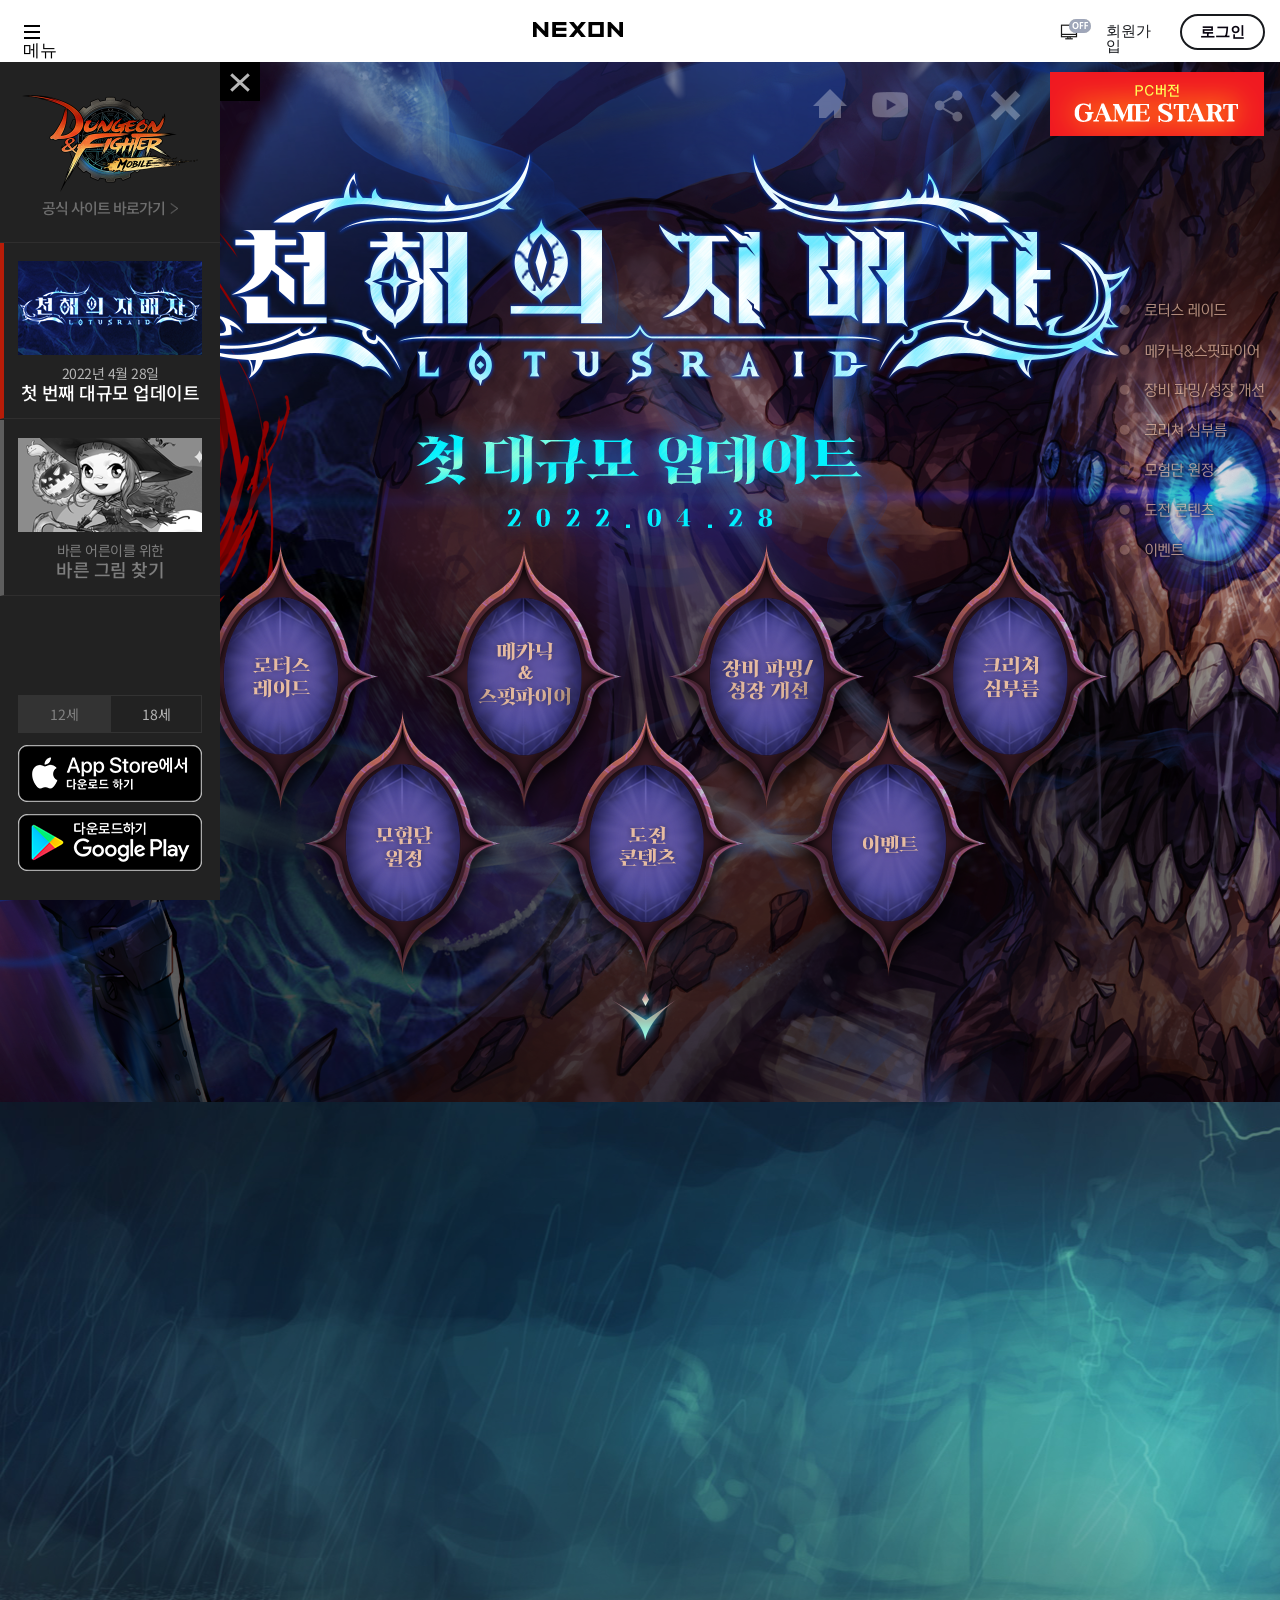
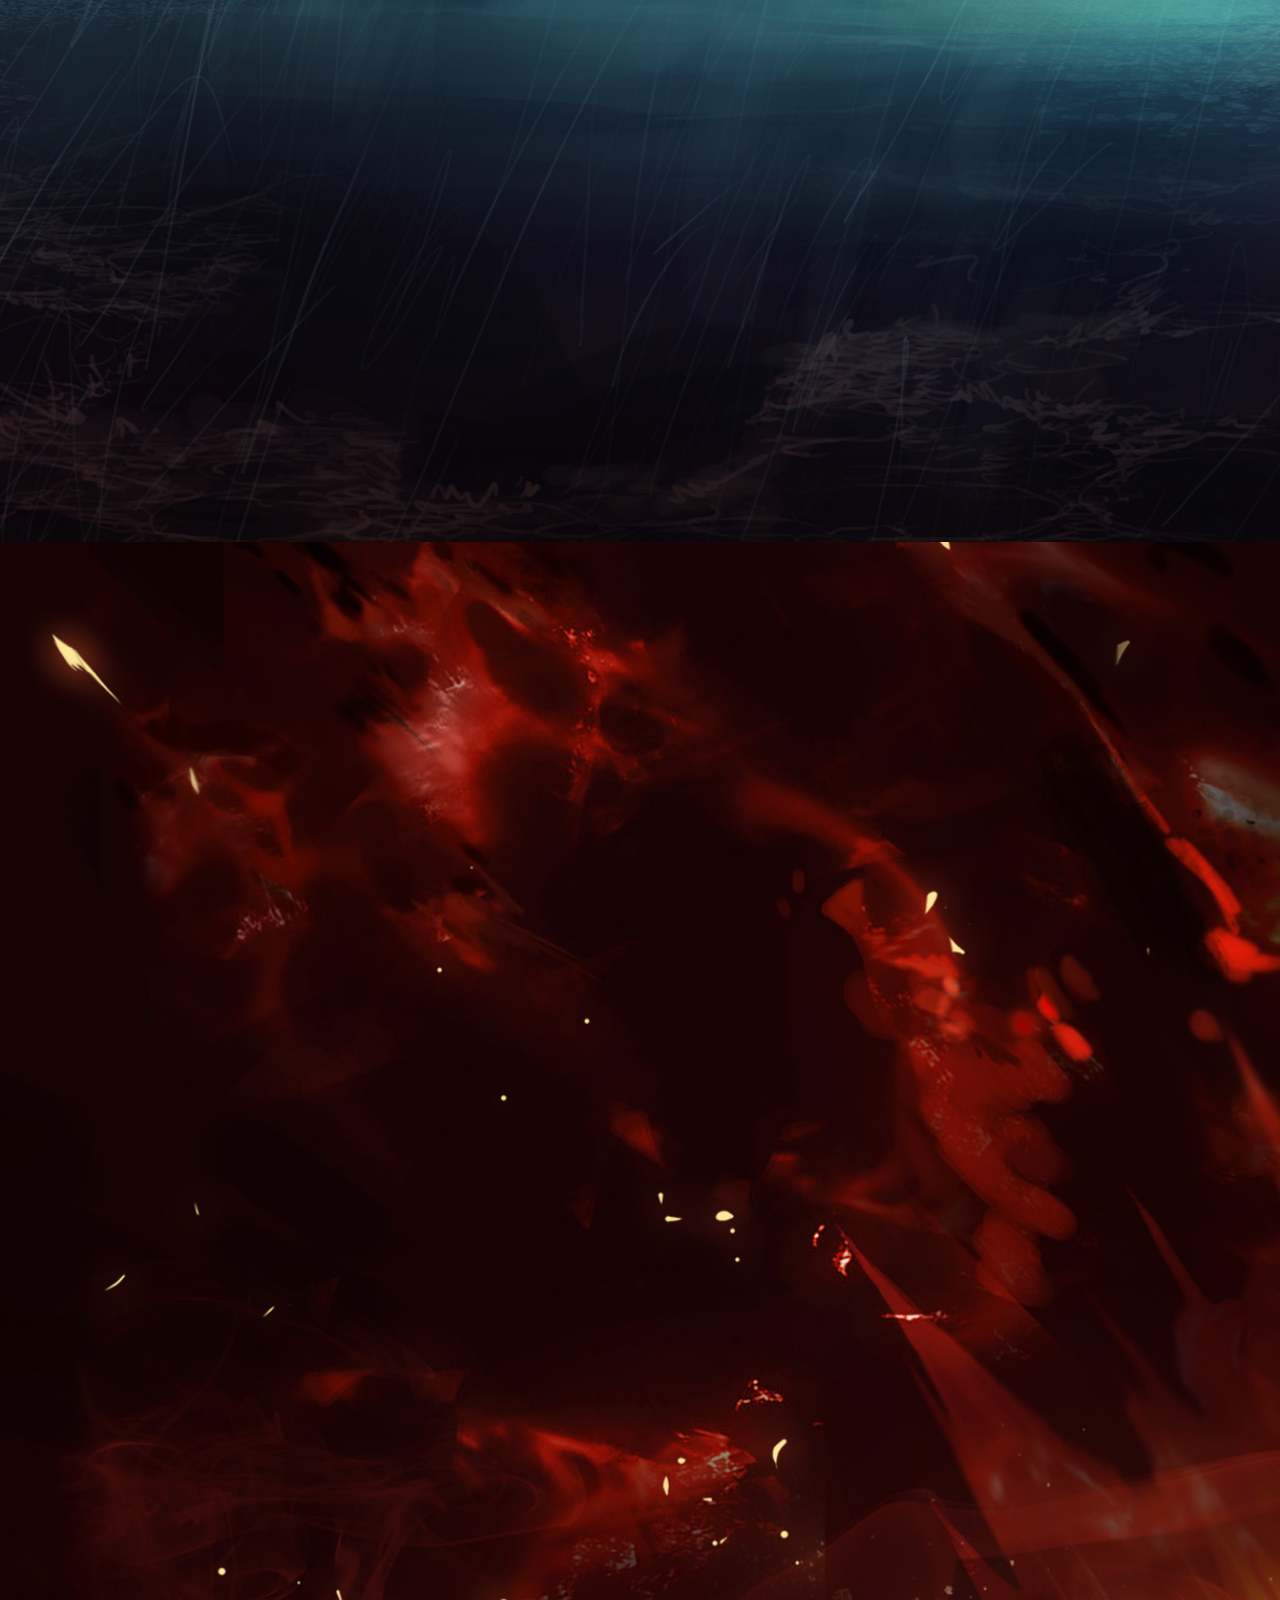
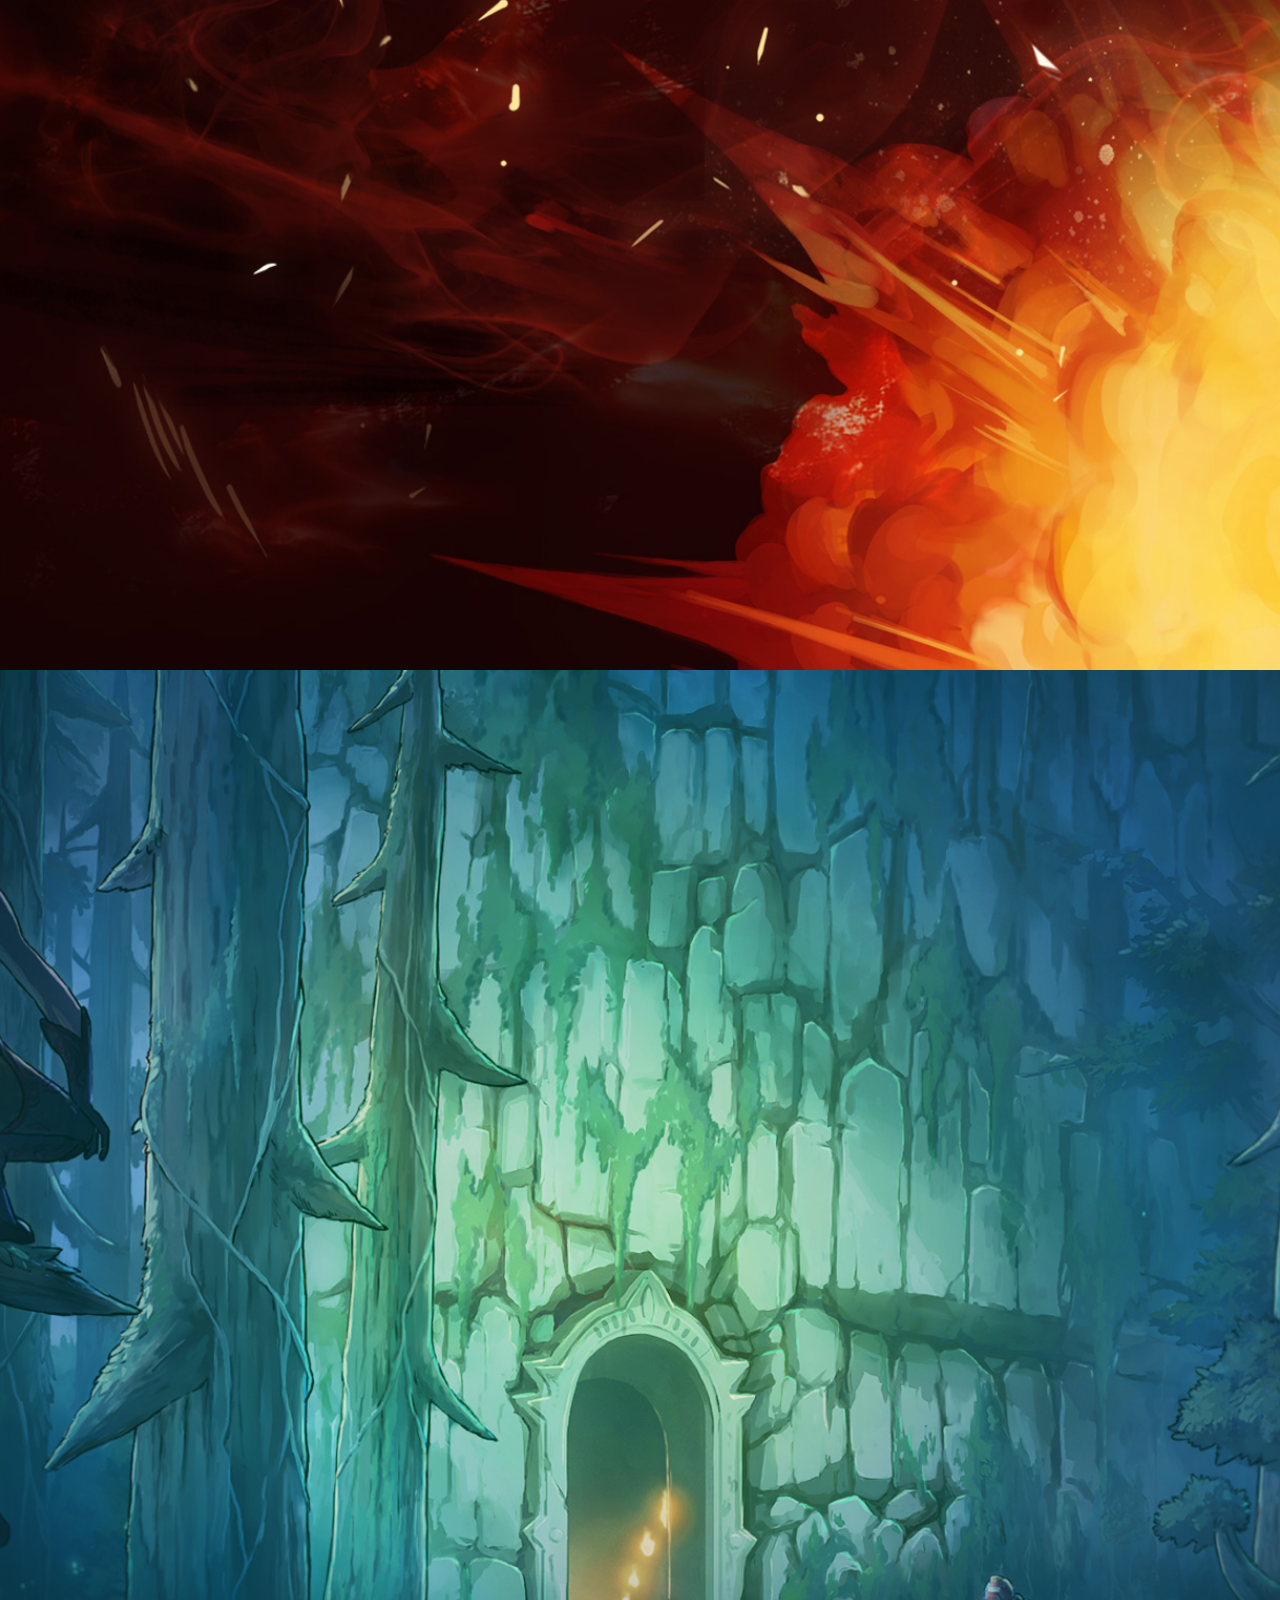
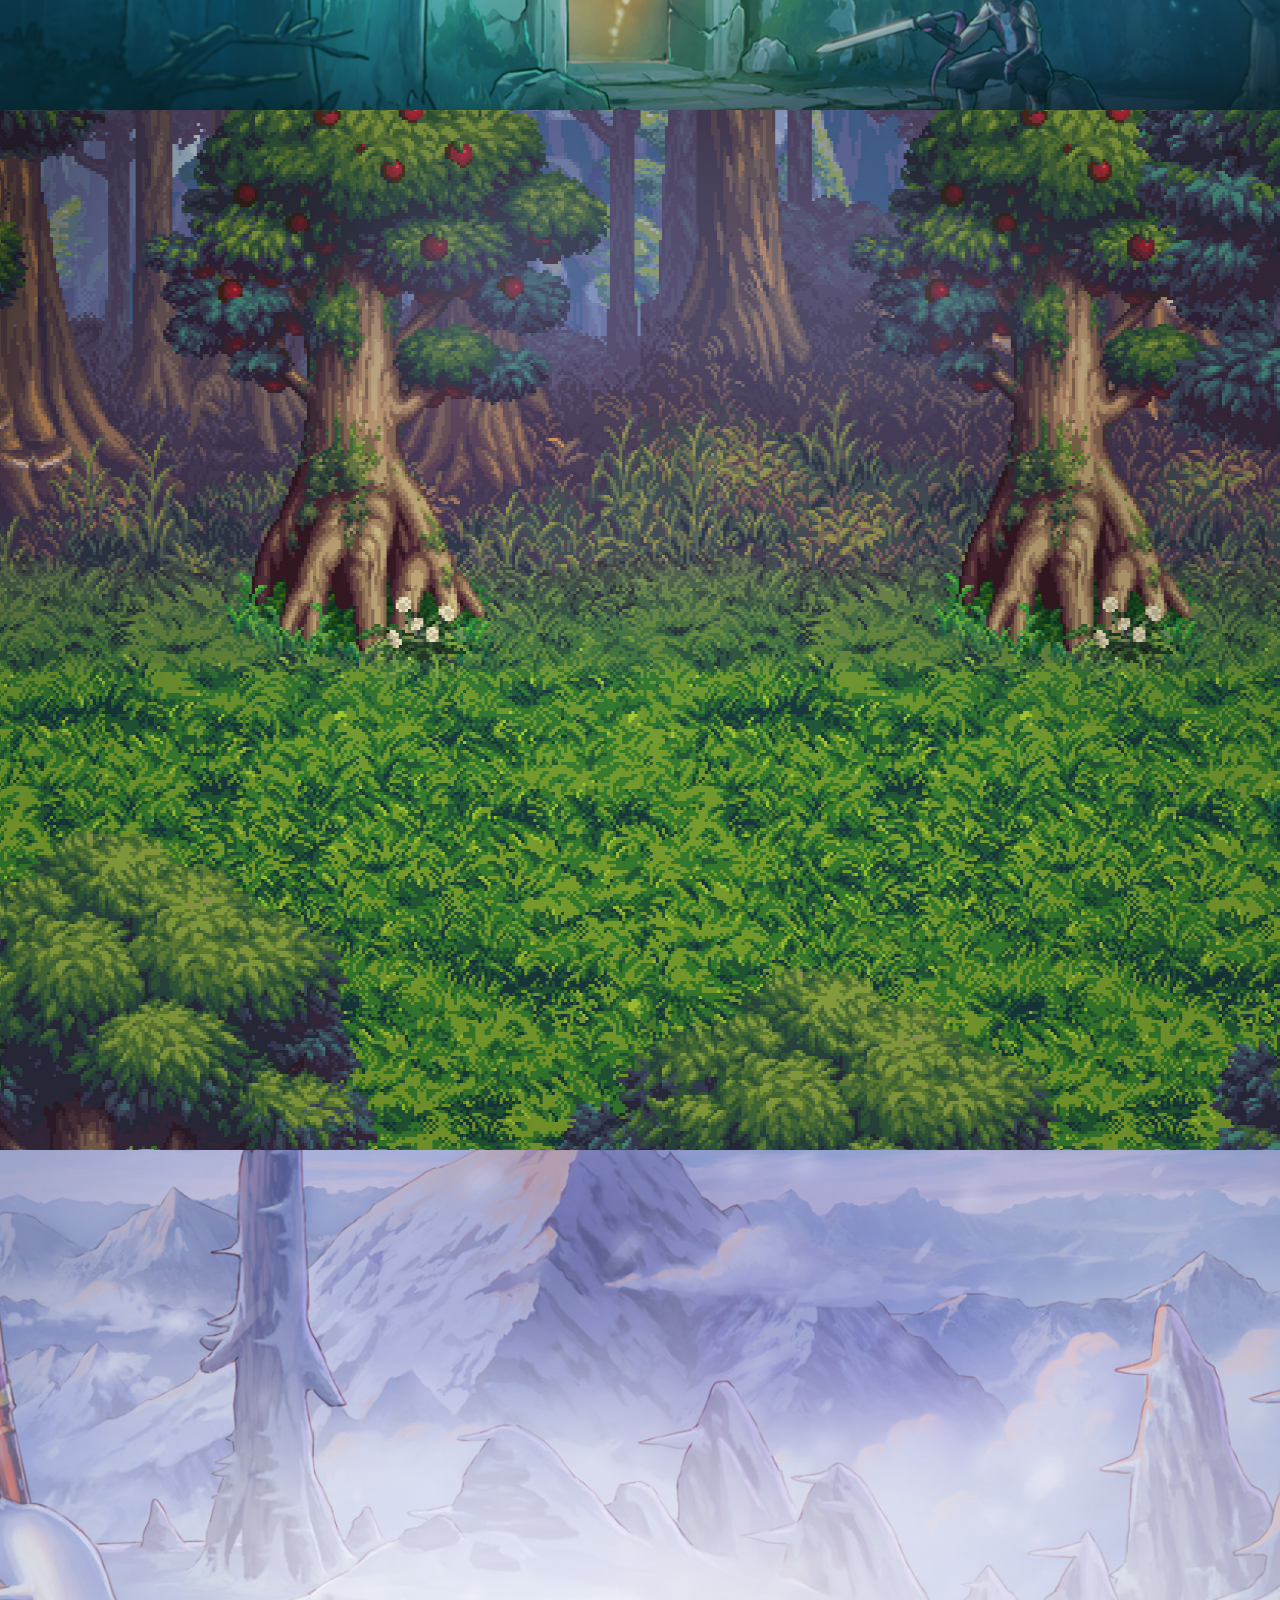
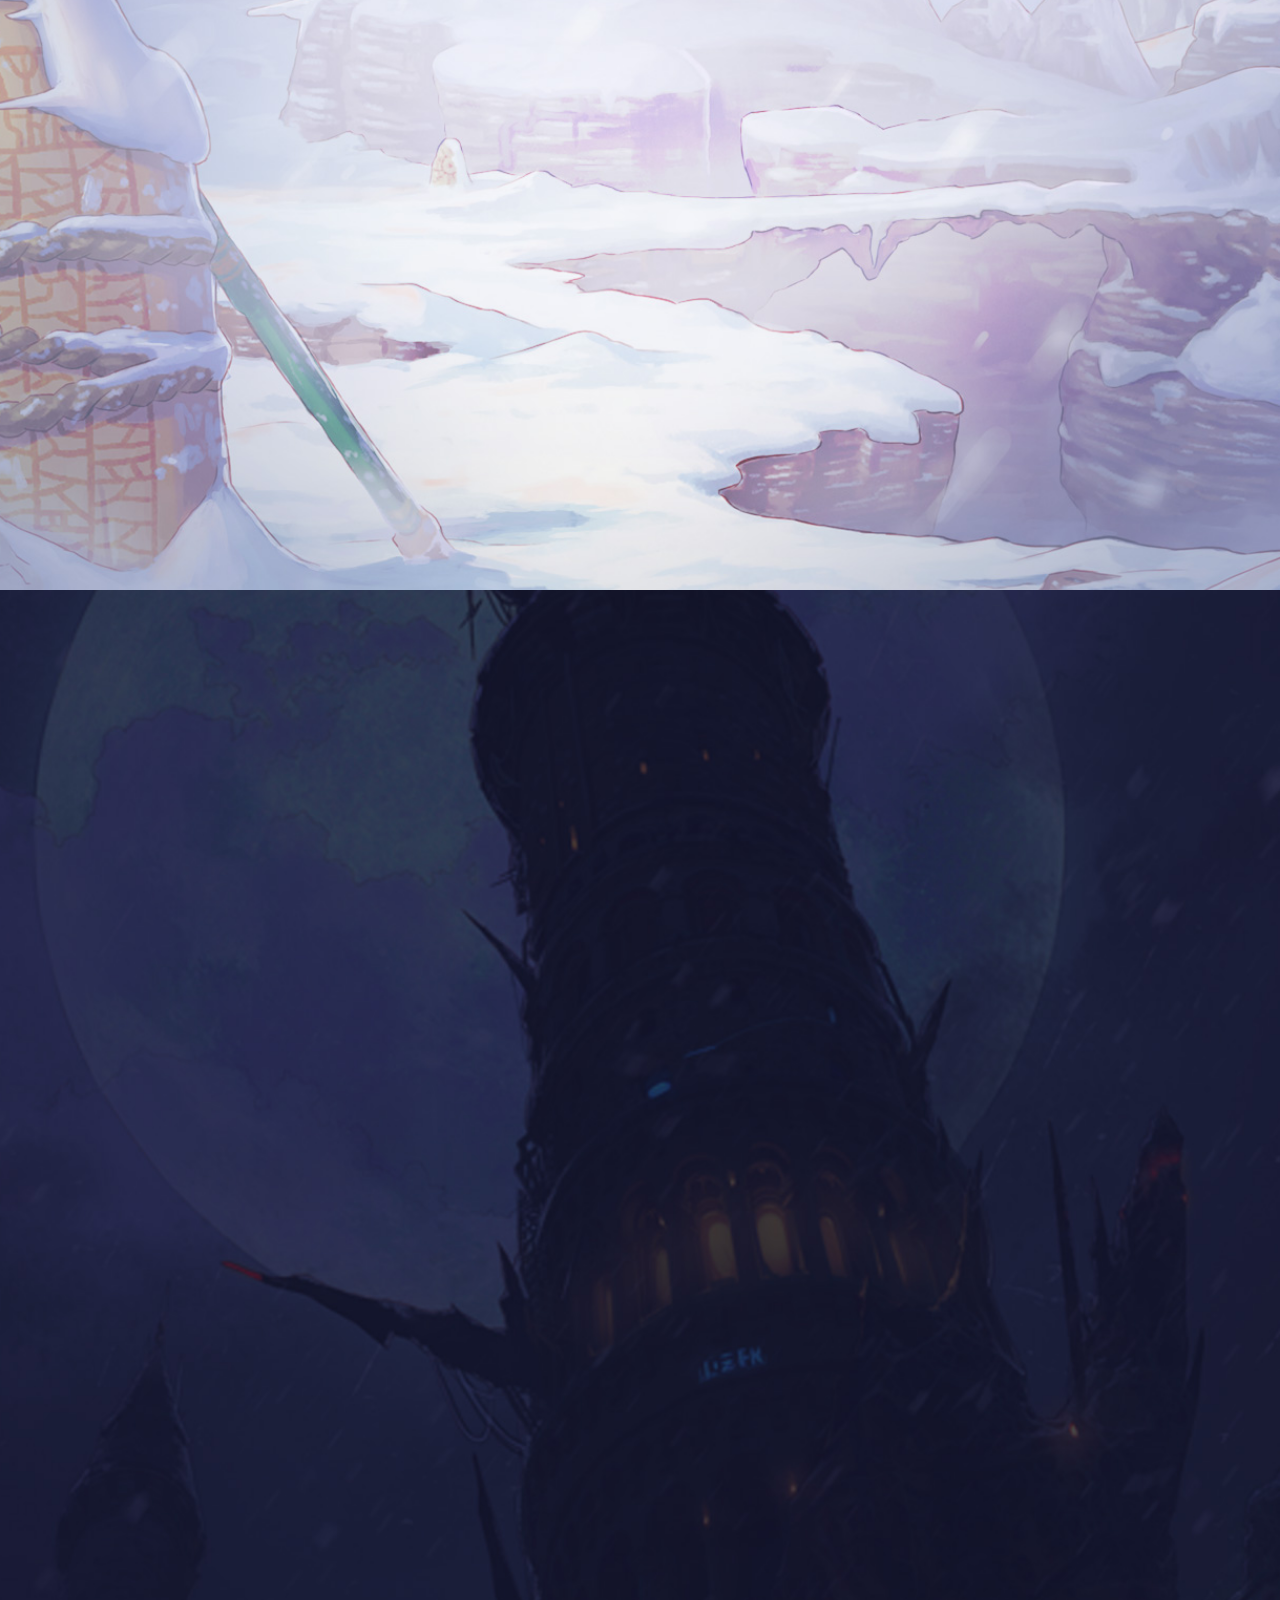
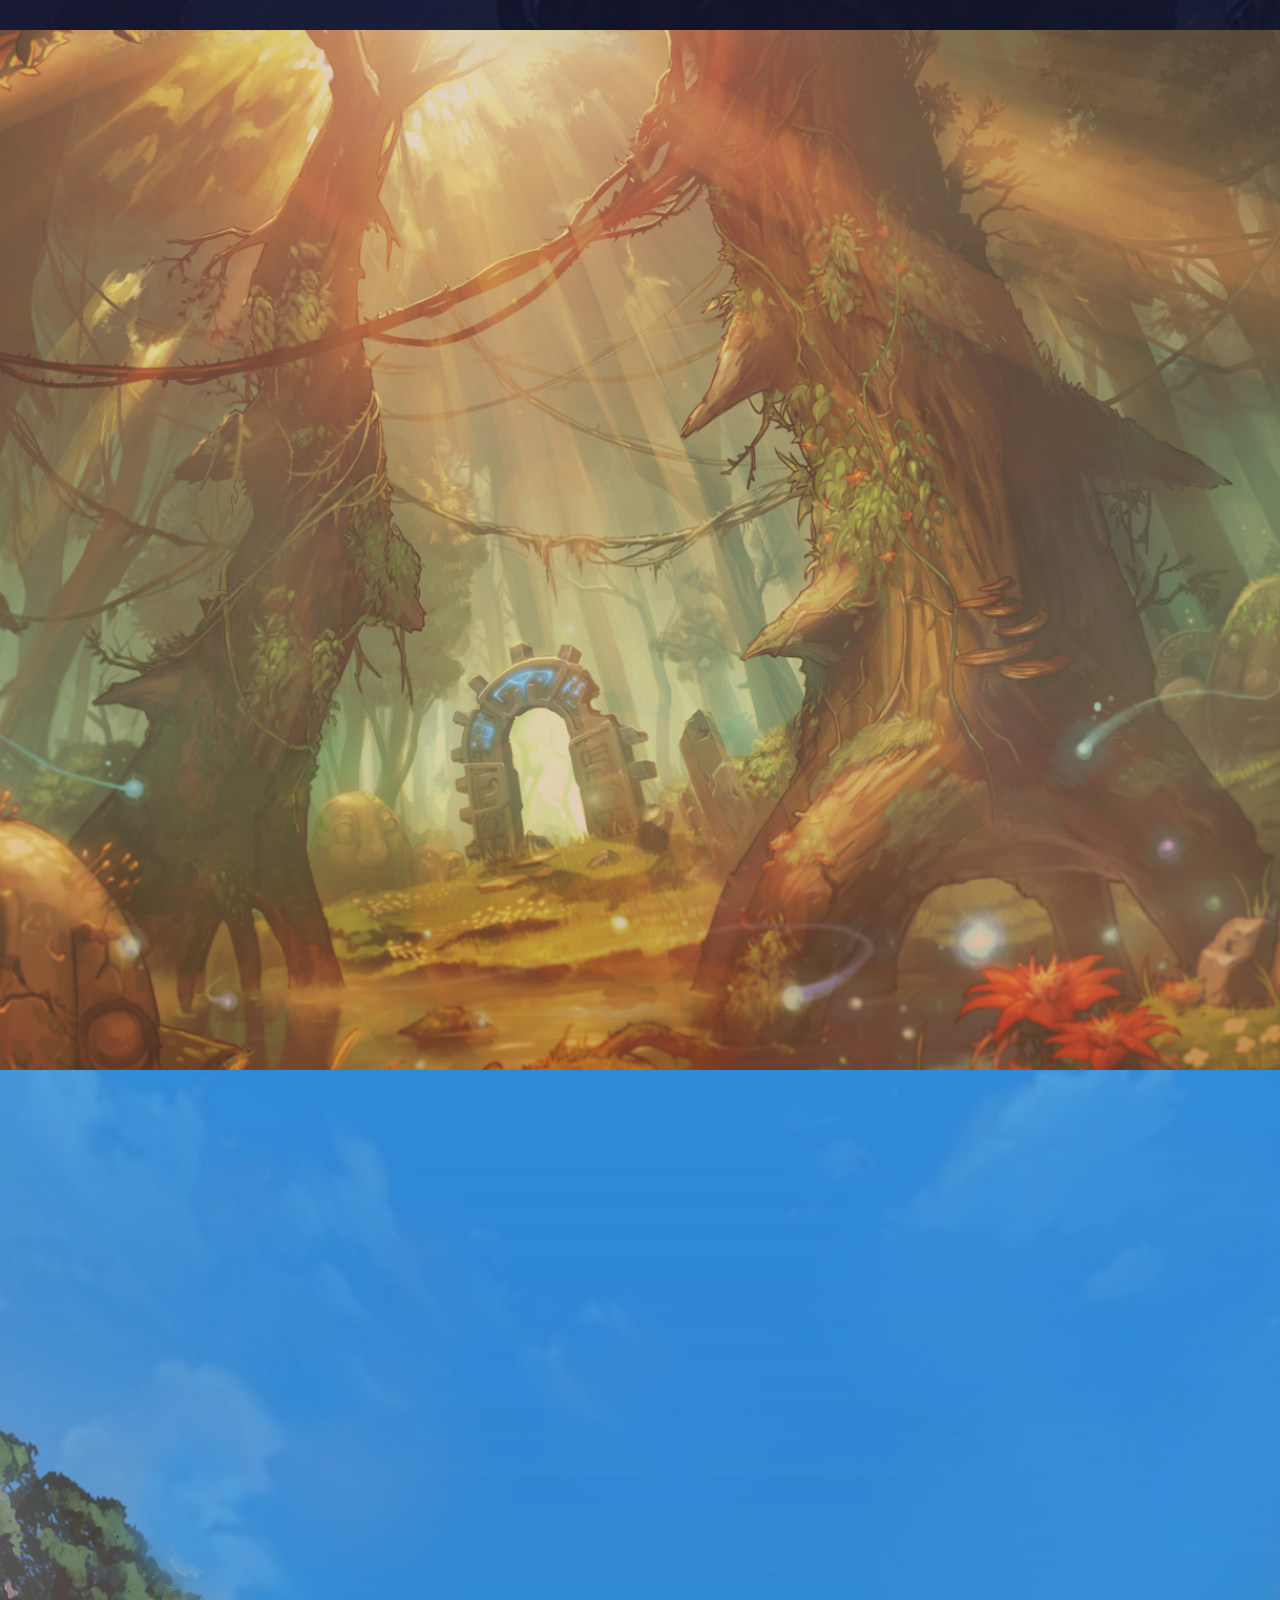
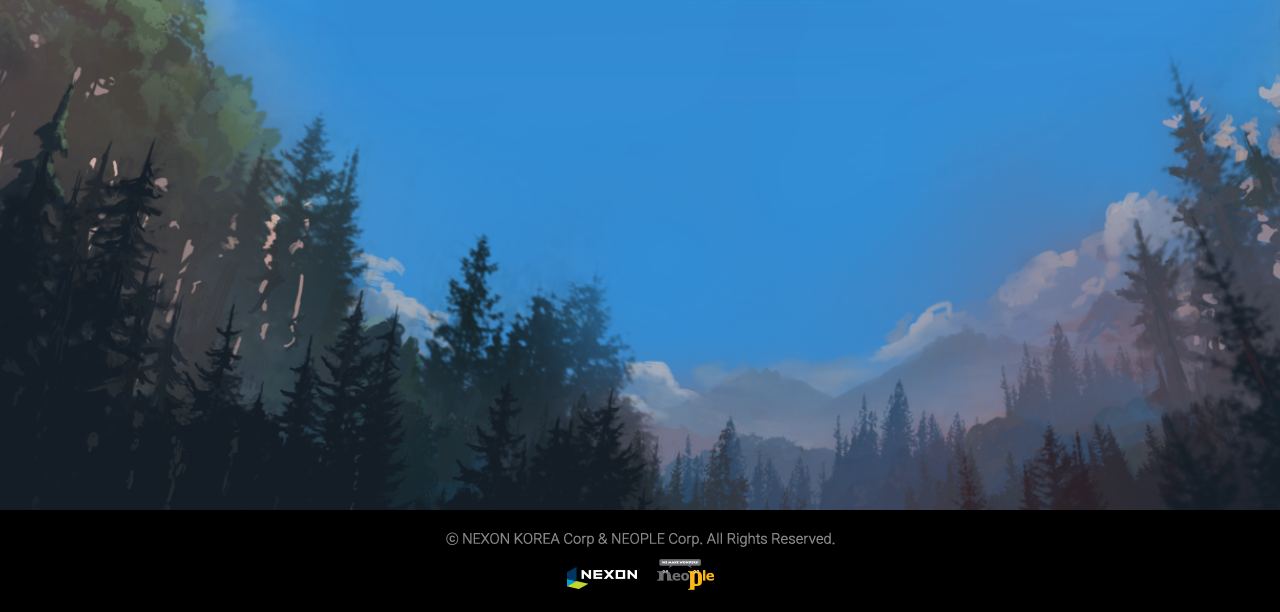
<file: D&F_mobile/index.html>
<!DOCTYPE html>
<html lang="ko">
  <head>
    <meta charset="utf-8">
    <title>D&F_mobile</title>
    <link rel="stylesheet" href="./css/initial.min.css">
    <link rel="stylesheet" href="./css/style.css">
    <script type="text/javascript" src="./js/jquery.js"></script>
    <script type="text/javascript" src=./js/common.js></script>
  </head>
  <body>
    <div id="lgnb-wrapper"></div>
    <a href="#header" class="back-to-top"><div class="bg-back"></div></a>
    <div id="lgnb">
      <div class="lgnb-top"><a><span></span><span></span></a></div>
      <div class="lgnb-main">
        <div class="lgnb-scrollbar">
          <div class="scrollbar"></div>
        </div>
        <div class="lgnb-header">
          <ul>
            <li class="on"><a class='pc-a'>PC 게임</a></li>
            <li><a class='mobile-a'>모바일 게임</a></li>
          </ul>
          <a href="http://help.nexon.com/">고객센터</a>
        </div>
        <div class="lgnb-main-wrap">
          <div class="lgnb-section pc">
            <ul class="eng">
              <li>A~Z</li>
              <li><a href="#">EA SPORTS™ FIFA ONLINE 4</a></li>
              <li><a href="#">V4</a></li>
            </ul>
            <ul>
              <li>ㄱ~ㄹ</li>
              <li><a href="#">던전앤파이터</a></li>
              <li><a href="#">던전앤파이터 모바일</a></li>
              <li><a href="#">드래곤네스트</a></li>
            </ul>
            <ul>
              <li>ㅁ~ㅅ</li>
              <li><a href="#">마비노기</a></li>
              <li><a href="#">마비노기영웅전</a></li>
              <li><a href="#">메이플스토리</a></li>
              <li><a href="#">메이플스토리2</a></li>
              <li><a href="#">바람의나라</a></li>
              <li><a href="#">바람의나라: 연</a></li>
              <li><a href="#">버블파이터</a></li>
              <li><a href="#">사이퍼즈</a></li>
              <li><a href="#">서든어택</a></li>
            </ul>
            <ul>
              <li>ㅇ~ㅈ</li>
              <li><a href="#">아스가르드</a></li>
              <li><a href="#">아키에이지</a></li>
              <li><a href="#">어둠의전설</a></li>
              <li><a href="#">엘소드</a></li>
              <li><a href="#">일랜시아</a></li>
            </ul>
            <ul>
              <li>ㅊ~ㅋ</li>
              <li><a href="#">천애명월도</a></li>
              <li><a href="#">카운터사이드</a></li>
              <li><a href="#">카운터스트라이크온라인</a></li>
              <li><a href="#">카트라이더</a></li>
              <li><a href="#">카트라이더: 드리프트</a></li>
              <li><a href="#">커츠펠</a></li>
              <li><a href="#">크레이지아케이드</a></li>
              <li><a href="#">클로저스</a></li>
            </ul>
            <ul>
              <li>ㅌ~ㅎ</li>
              <li><a href="#">테일즈런너</a></li>
              <li><a href="#">테일즈위버</a></li>
              <li><a href="#">트리오브세이비어</a></li>
              <li><a href="#">파이널판타지14</a></li>
              <li><a href="#">프로젝트 D</a></li>
              <li><a href="#">프로젝트 HP (가제)</a></li>
              <li><a href="#">프리스타일2</a></li>
            </ul>
          </div>
          <div class="lgnb-section mobile">
              <ul class="eng">
                <li>A~Z</li>
                <li><a href="#">EA SPORTS™ FIFA Mobile</a></li>
                <li><a href="#">EA SPORTS™ FIFA ONLINE 4 M</a></li>
                <li><a href="#">V4</a></li>
              </ul>
              <ul>
                <li>ㄱ~ㄹ</li>
                <li><a href="#">고질라 디펜스 포스</a></li>
                <li><a href="#">다크어벤저3</a></li>
                <li><a href="#">던전앤파이터 모바일</a></li>
                <li><a href="#">런웨이 스토리</a></li>
              </ul>
              <ul>
                <li>ㅁ~ㅅ</li>
                <li><a href="#">메이플스토리M</a></li>
                <li><a href="#">바람의나라: 연</a></li>
                <li><a href="#">블루 아카이브</a></li>
              </ul>
              <ul>
                <li>ㅇ~ㅈ</li>
                <li><a href="#">액스</a></li>
              </ul>
              <ul>
                <li>ㅊ~ㅋ</li>
                <li><a href="#">카운터사이드</a></li>
                <li><a href="#">카트라이더 러쉬플러스</a></li>
                <li><a href="#">코노스바 모바일 - 판타스틱 데이즈</a></li>
                <li><a href="#">크레이지아케이드 BnB M</a></li>
              </ul>
          </div>
        </div>
      </div>
      <div class="lgnb-footer">
        <div class="side-service">
          <ul>
            <li><div class="side-hover-box"><span></span><div class="hover-img"></div><a href="#">내정보</a></div></li>
            <li><div class="side-hover-box"><span></span><div class="hover-img"></div><a href="#">이벤트</a></div></li>
            <li><div class="side-hover-box"><span></span><div class="hover-img"></div><a href="#">넥슨캐시</a></div></li>
            <li><div class="side-hover-box"><span></span><div class="hover-img"></div><a href="#">보안센터</a></div></li>
            <li><div class="side-hover-box"><span></span><div class="hover-img"></div><a href="#">공지사항</a></div></li>
            <li><div class="side-hover-box"><span></span><div class="hover-img"></div><a href="#">넥슨플러그</a></div></li>
            <li><div class="side-hover-box"><span></span><div class="hover-img"></div><a href="#">고객센터</a></div></li>
            <li><div class="side-hover-box"><span></span><div class="hover-img"></div><a href="#">넥슨달력</a></div></li>
            <li><div class="side-hover-box"><span></span><div class="hover-img"></div><a href="#">넥슨플레이</a></div></li>
          </ul>
        </div>
        <a href="#" class="all-service">전체서비스</a>
      </div>
    </div>
    <header id="header">
      <div id="top-gnb">
        <a href="#" class="bar-left">
          <div class="menu-icon"></div>
          <span>메뉴</span>
        </a>
        <a href="https://www.nexon.com/Home/Game" class="top-logo">
          <img src="./img/logo_nexon.png" alt="logo_nexon">
        </a>
        <div class="bar-right">
          <div class="computer">
            <span class="com-icon"></span>
            <span class="off-icon"></span>
            <span class="pc-btn">PC방</span>
          </div>
          <a class="sign-up" href="https://member.nexon.com/join/join.aspx">회원가입</a>
          <a class="login" href="https://nxlogin.nexon.com/common/login.aspx?redirect=https%3A%2F%2Fdnfm.nexon.com%2FEvent%2F2022%2F0428%2Fintro">로그인</a>
        </div>
      </div>
      <div id="sidebar">
        <ul>
          <li>
            <a href="https://dnfm.nexon.com/">
              <span><img src="./img/nav/logo.png" alt="logo"></span>
              <span class="txt">공식 사이트 바로가기</span>
            </a>
          </li>
          <li>
            <a href="./index.html">
              <span class="img"></span>
              <span class="txt">2022년 4월 28일<br><b>첫 번째 대규모 업데이트</b></span>
            </a>
          </li>
          <li>
            <a href="https://dnfm.nexon.com/EventAct/20220505/Intro">
              <span class="img"></span>
              <span class="txt">바른 어른이를 위한<br><b>바른 그림 찾기</b></span>
            </a>
          </li>
          <li>
            <div class="util">
              <button class="age12">12세</button><button class="age18">18세</button>
              <a href="https://apps.apple.com/kr/app/id1448979486" class="apple"><img src="./img/nav/btn_apple.png" alt="apple"></a>
              <a href="https://play.google.com/store/apps/details?id=com.nexon.mdnf&referrer=adjust_reftag%3DcHk3gPffvJeQ5%26utm_source%3DNxK_BRD_Official%26utm_campaign%3DOfficial_Brandpage%26utm_content%3DAOS" class="google"><img src="./img/nav/btn_google.png" alt="google"></a>
            </div>
          </li>
        </ul>
      </div>
      <div class="messege-btn"><span></span><span></span></div>
      <div class="util-top-btn">
        <ul>
          <li><a class="home"></a></li>
          <li><a class="youtube"></a></li>
          <li>
            <a class="share"></a>
            <div class="share-box">
              <a href="https://www.facebook.com"></a>
              <a href="https://twitter.com"></a>
              <a href="#"></a>
            </div>
          </li>
          <li><a class="noshow"></a></li>
          <li><a class="start"></a></li>
        </ul>
      </div>
      <div class="quick">
        <ul>
          <li><a href="#section1"><div class="quick_icon"></div><span class="blind">로터스 레이드</span></a></li>
          <li><a href="#section2"><div class="quick_icon"></div><span class="blind">메카닉&스핏파이어</span></a></li>
          <li><a href="#section3"><div class="quick_icon"></div><span class="blind">장비 파밍/성장개선</span></a></li>
          <li><a href="#section4"><div class="quick_icon"></div><span class="blind">크리쳐 심부름</span></a></li>
          <li><a href="#section5"><div class="quick_icon"></div><span class="blind">모험단 원정</span></a></li>
          <li><a href="#section6"><div class="quick_icon"></div><span class="blind">도전 컨텐츠</span></a></li>
          <li><a href="#section7"><div class="quick_icon"></div><span class="blind">이벤트</span></a></li>
        </ul>
      </div>
    </header>
    <main>
      <div id="bg-load"></div>
      <section id="section0">
        <div class="bg0"></div>
        <div class="cha0"></div>
        <div class="cha0_2"></div>
        <div class="effect0"></div>
        <div class="bg_cover0"></div>
        <h2>
          <span class="blind">천해의 지배자. 첫 대규모 업데이트 2022.04.28</span>
          <div class="mtit">
            <div class="m_line"></div>
            <div class="eng"></div>
            <div class="mt1"></div>
            <div class="mt2"></div>
            <div class="mt3"></div>
            <div class="mt4"></div>
            <div class="mt5"></div>
            <div class="mt6"></div>
          </div>
          <div class="legs">
            <div class="leg1"></div>
            <div class="leg2"></div>
            <div class="leg3"></div>
            <div class="leg4"></div>
            <div class="leg5"></div>
            <div class="leg6"></div>
          </div>
          <div class="stit">
            <div class="st1"></div>
            <div class="st2"></div>
            <div class="st3"></div>
          </div>
        </h2>
        <ul>
          <li class="line-first"><a href="#section1"><span class="blind">로터스 레이드</span></a></li>
          <li class="line-first"><a href="#section2"><span class="blind">메카닉&스핏파이어</span></a></li>
          <li class="line-first"><a href="#section3"><span class="blind">장비 파밍/성장 개선</span></a></li>
          <li class="line-first"><a href="#section4"><span class="blind">크리쳐 심부름</span></a></li>
          <li class="line-second"><a href="#section5"><span class="blind">모험단 원정</span></a></li>
          <li class="line-second"><a href="#section6"><span class="blind">도전 콘텐츠</span></a></li>
          <li class="line-second"><a href="#section7"><span class="blind">이벤트</span></a></li>
        </ul>
        <div class="scroll-image"></div>
      </section>
      <section id="section1" class="part">
        <div class="bg1"></div>
        <div class="bg_cover1"></div>
        <div class="lightning">
          <div class="lt lightning1"></div>
          <div class="lt lightning2"></div>
          <div class="lt lightning3"></div>
        </div>
        <div class="cha1"></div>
        <h3>
          <div class="ctit1">
            <span class="blind">사도 로터스 - 던전앤파이터 모바일 첫 번째 레이드</span>
            <span class="ct1 ct1_1"></span>
            <span class="ct1 ct1_2"></span>
            <span class="ct1 ct1_3"></span>
          </div>
        </h3>
        <div class="player1">
          <div class="frame">
            <iframe width="576" height="323.5" src="https://www.youtube.com/embed/tpOaA4eO-jg" title="YouTube video player" frameborder="0" allow="accelerometer; autoplay; clipboard-write; encrypted-media; gyroscope; picture-in-picture" allowfullscreen></iframe>
          </div>
        </div>
        <div class="ctxt1">
          <span class="blind">천해의 주인이 될 자, 누구인가?</span>
          <span class="ct1 ctxt_1"></span>
          <span class="ct1 ctxt_2"></span>
          <span class="ct1 ctxt_3"></span>
          <span class="ct1 ctxt_4"></span>
          <span class="ct1 ctxt_5"></span>
        </div>
        <a href="https://nexon.link/8AI" class="btn1_1" target="_blank"><span class="blind">로터스 레이드 안내 바로가기</span></a>
        <a href="https://nexon.link/8AR" class="btn1_2" target="_blank"><span class="blind">파티 게시판 오픈 바로가기</span></a>
      </section>
      <section id="section2" class="part">
        <div class="bg2"></div>
        <div class="cha2_1"></div>
        <div class="cha2_2">
          <img src="./img/section2/cha2_2_on.png" alt="cha2_2_on">
          <img src="./img/section2/cha2_2_off.png" alt="cha2_2_off">
        </div>
        <div class="cha2_3">
          <img src="./img/section2/cha2_3_on.png" alt="cha2_3_on">
          <img src="./img/section2/cha2_3_off.png" alt="cha2_3_off">
        </div>
        <h3>
          <div class="ctit2">
            <span class="blind">메카닉 & 스핏파이어 - 던전앤파이터 모바일 첫 번째 신규 전직</span>
            <span class="ct2 ct2_1"></span>
            <span class="ct2 ct2_2"></span>
            <span class="ct2 ct2_3"></span>
            <span class="ct2 ct2_4"></span>
          </div>
        </h3>
        <div class="player2">
          <div class="frame">
            <iframe width="565" height="318" src="https://www.youtube.com/embed/nFeQC_3krDo" title="YouTube video player" frameborder="0" allow="accelerometer; autoplay; clipboard-write; encrypted-media; gyroscope; picture-in-picture" allowfullscreen></iframe>
          </div>
          <div class="black-wrap"></div>
        </div>
        <a href="https://nexon.link/8AK" class="btn2_1" target="_blank"><span class="blind">신규 전직 바로가기</span></a>
        <div class="part">
          <div class="ctxt2">
            <span class="blind">신규 전직 버프 이벤트도 만나보세요! 메카닉, 스핏파이어와 파티를 맺으면 경험치 UP!</span>
            <span class="ct2 ctxt_1"></span>
            <span class="ct2 ctxt_2"></span>
            <span class="ct2 ctxt_3"></span>
            <span class="ct2 ctxt_4"></span>
            <span class="ct2 ctxt_5"></span>
          </div>
          <a href="https://nexon.link/8AN" class="btn2_2" target="_blank"><span class="blind">이벤트 바로가기</span></a>
        </div>
      </section>
      <section id="section3" class="part">
        <div class="bg3"></div>
        <h3>
          <div class="ctit3">
            <span class="blind">장비 파밍 / 성장 개선</span>
            <span class="ct3 ct3_1"></span>
            <span class="ct3 ct3_2"></span>
            <span class="ct3 ct3_3"></span>
            <span class="ct3 ct3_4"></span>
          </div>
        </h3>
        <div class="ctxt3">
          <span class="blind">신규 전직 버프 이벤트도 만나보세요! 메카닉, 스핏파이어와 파티를 맺으면 경험치 UP!</span>
          <span class="ct3 ctxt_1">
            <div class="swiper-slide">
              <img src="./img/section3/img_info1.jpg" alt="코스모게이지1">
              <img src="./img/section3/img_info2.jpg" alt="코스모게이지2">
              <button class="next"></button>
              <button class="prev"></button>
            </div>
          </span>
          <span class="ct3 ctxt_2">
            <div class="swiper-slide">
              <img src="./img/section3/img_info3.jpg" alt="계승3">
              <img src="./img/section3/img_info4.jpg" alt="계승4">
              <button class="next"></button>
              <button class="prev"></button>
            </div>
          </span>
        </div>
        <a href="https://nexon.link/8AV" class="btn3_1" target="_blank"><span class="blind">코스모게이지 안내 바로가기</span></a>
        <a href="https://nexon.link/8AE" class="btn3_2" target="_blank"><span class="blind">계승 안내 바로가기</span></a>
      </section>
      <section id="section4" class="part">
        <div class="bg4"></div>
        <div class="obj4_1"></div>
        <div class="obj4_2"></div>
        <h3>
          <div class="ctit4">
            <span class="blind">크리쳐 심부름 새로운 크리쳐 콘텐츠를 만나보세요!</span>
            <span class="ct4 ct4_1"></span>
            <span class="ct4 ct4_2"></span>
            <span class="ct4 ct4_3"></span>
          </div>
        </h3>
        <div class="ctxt4">
          <span class="blind">크리쳐를 심부름에 보내 다양한 보상을 획득해 보세요</span>
          <span class="ct4 ctxt_1"></span>
          <span class="ct4 ctxt_2"></span>
        </div>
        <a href="https://nexon.link/8AY" class="btn4_1" target="_blank"><span class="blind">크리쳐 심부름 안내 바로가기</span></a>
      </section>
      <section id="section5" class="part">
        <div class="bg5"></div>
        <h3>
          <div class="ctit5">
            <span class="blind">모험단 원정 - 모험가님의 캐릭터들로 원정대를 꾸려보세요</span>
            <span class="ct5 ct5_1"></span>
            <span class="ct5 ct5_2"></span>
            <span class="ct5 ct5_3"></span>
          </div>
        </h3>
        <div class="ctxt5">
          <span class="blind">모험단 캐릭터들의 피로도를 소모하여 최대 에픽 장비를 획득할 수 있습니다</span>
          <span class="ct5 ctxt_1"></span>
          <span class="ct5 ctxt_2"></span>
          <span class="ct5 ctxt_3"></span>
        </div>
        <a href="https://nexon.link/8AZ" class="btn5_1" target="_blank"><span class="blind">모험단 원정 안내 바로가기</span></a>
      </section>
      <section id="section6" class="part">
        <div class="bg6"></div>
        <h3>
          <div class="ctit6">
            <span class="blind">도전 콘텐츠 - 도전의 장에서 모험가님들의 실력을 증명해 보세요</span>
            <span class="ct6 ct6_1"></span>
            <span class="ct6 ct6_2"></span>
            <span class="ct6 ct6_3"></span>
          </div>
        </h3>
        <div class="ctxt6">
          <span class="blind">[신규] 랭킹 던전, [확장] 미망의 탑 15개 층 추가</span>
          <span class="ct6 ctxt_1"></span>
          <span class="ct6 ctxt_2"></span>
        </div>
      </section>
      <section id="section7" class="part">
        <div class="bg7"></div>
        <h3>
          <div class="ctit7">
            <span class="blind">이벤트 - 모험가님을 위해 준비한 다양한 이벤트를 만나보세요</span>
            <span class="ct7 ct7_1"></span>
            <span class="ct7 ct7_2"></span>
          </div>
        </h3>
        <div class="ctxt7">
          <span class="blind">모험단 캐릭터들의 피로도를 소모하여 최대 에픽 장비를 획득할 수 있습니다</span>
          <span class="ct7 ctxt_1"></span>
          <span class="ct7 ctxt_2"></span>
          <span class="ct7 ctxt_3"></span>
        </div>
        <a href="https://nexon.link/8AH" class="btn7_1" target="_blank"><span class="blind">EVENT 1 환영의 강화</span></a>
        <a href="https://nexon.link/8AJ" class="btn7_2" target="_blank"><span class="blind">EVENT 2 복귀 유저 이벤트</span></a>
        <a href="https://nexon.link/8At" class="btn7_3" target="_blank"><span class="blind">EVENT 3 사도 로터스 토벌대 입단면접</span></a>
      </section>
      <section id="section8" class="part">
        <div class="bg8"></div>
        <div class="circle"></div>
        <div class="tree"></div>
        <div class="star1"></div>
        <div class="star2"></div>
        <div class="light"></div>
        <div class="ctit8">
          <span class="blind">AND... 모험가님들을 위한 다양한 편의성 개선과 대규모 캐릭터 밸런싱이 순차적으로 업데이트될 예정입니다</span>
          <span class="ct8 ct8_1"></span>
          <span class="ct8 ct8_2"></span>
          <span class="ct8 ct8_3"></span>
          <span class="ct8 ct8_4"></span>
          <span class="ct8 ct8_5"></span>
          <span class="ct8 ct8_6"></span>
          <span class="ct8 ct8_7"></span>
          <span class="ct8 ct8_8"></span>
          <span class="ct8 ct8_9"></span>
        </div>
      </section>
    </main>
    <footer id="footer">
      <img src="./img/footer.png" alt="footer">
      <span class="blind">$copy; NEXON Corp & NEOPEOPLE Corp. All Rights Reserved.</span>
    </footer>
  </body>
</html>
</file>
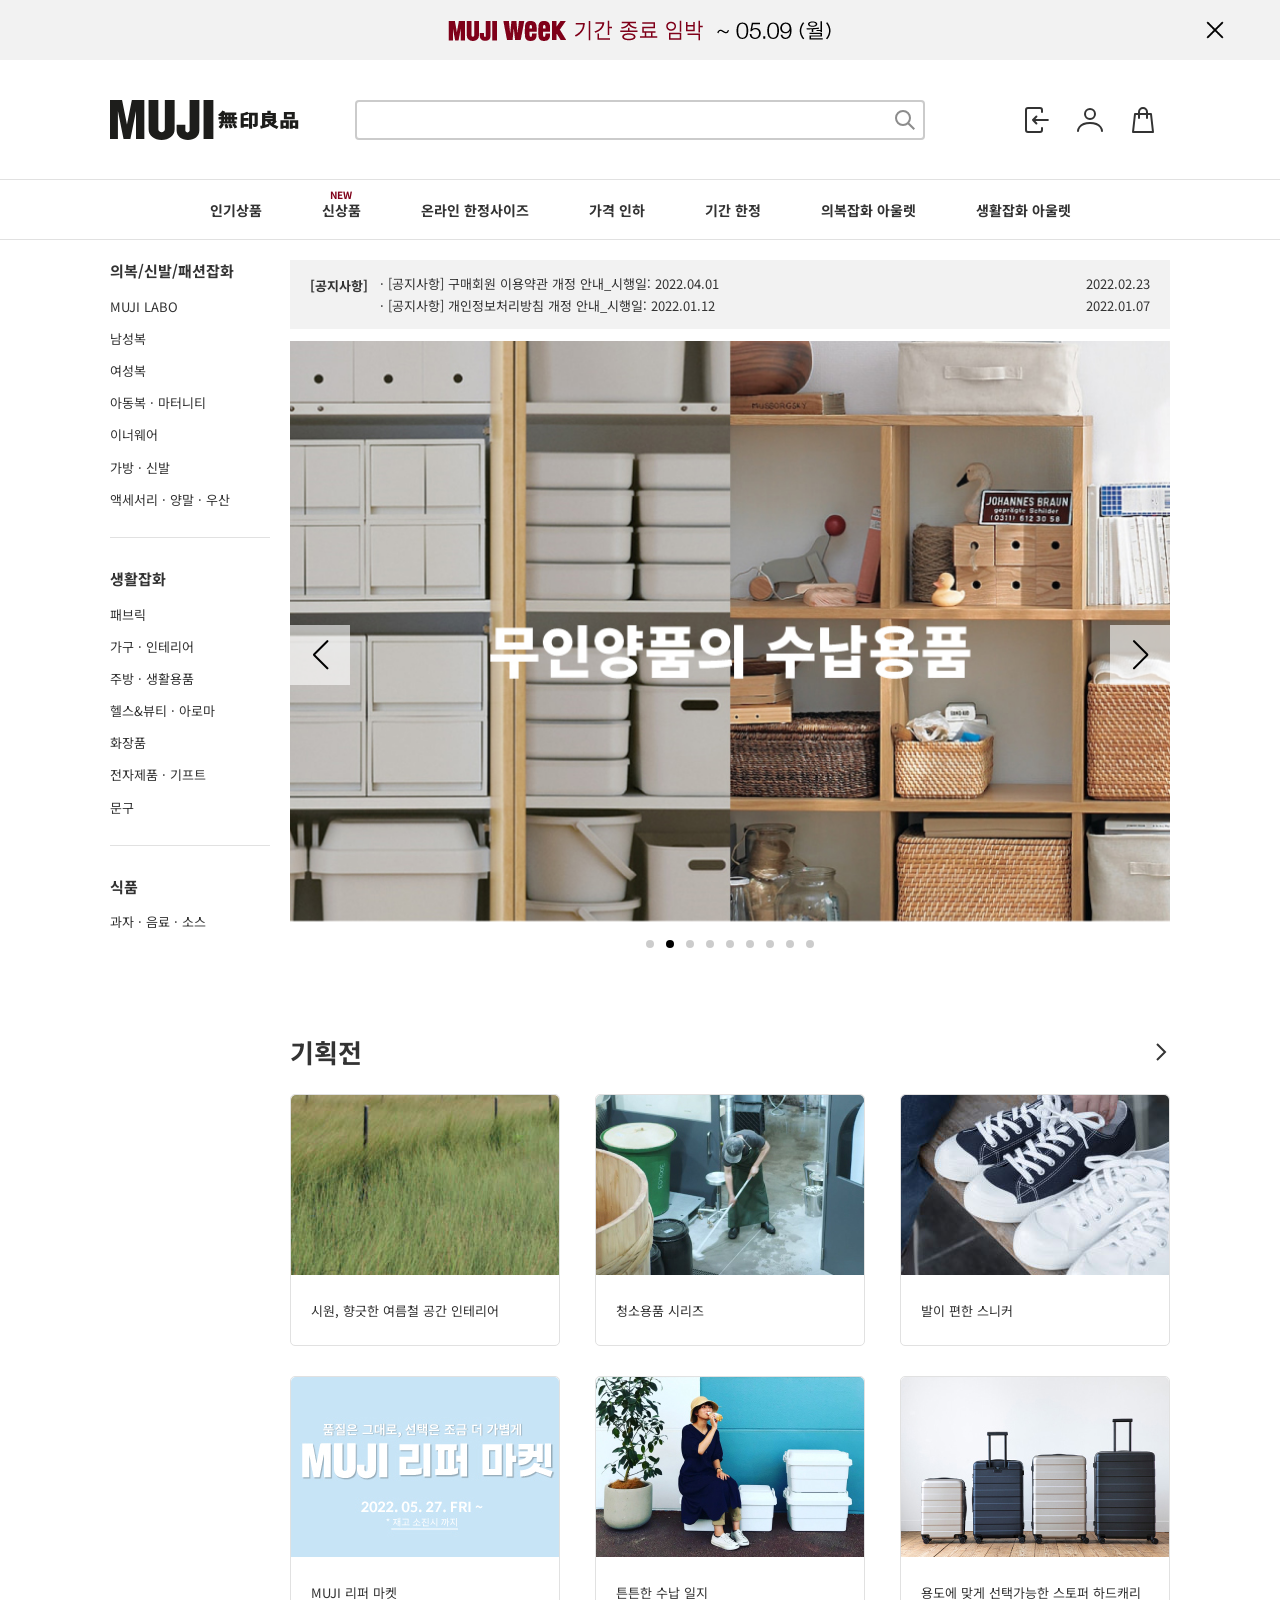
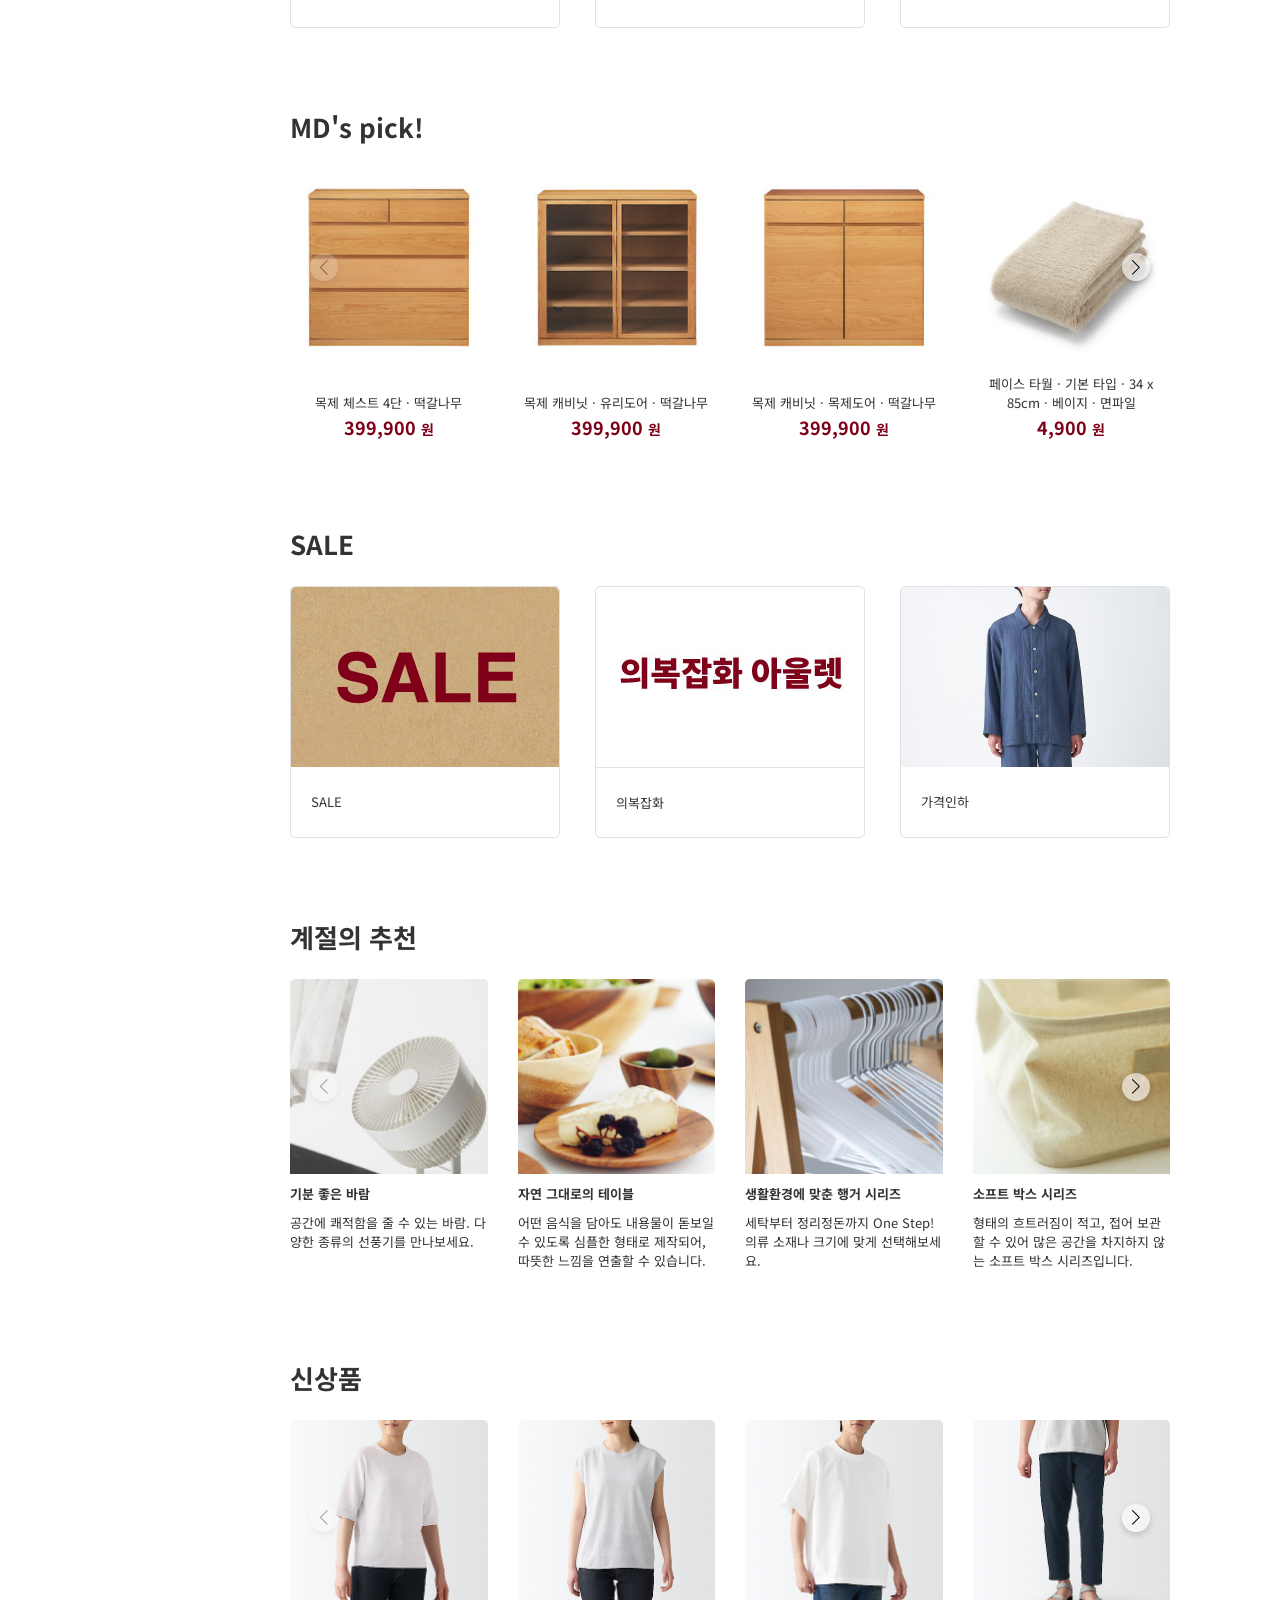
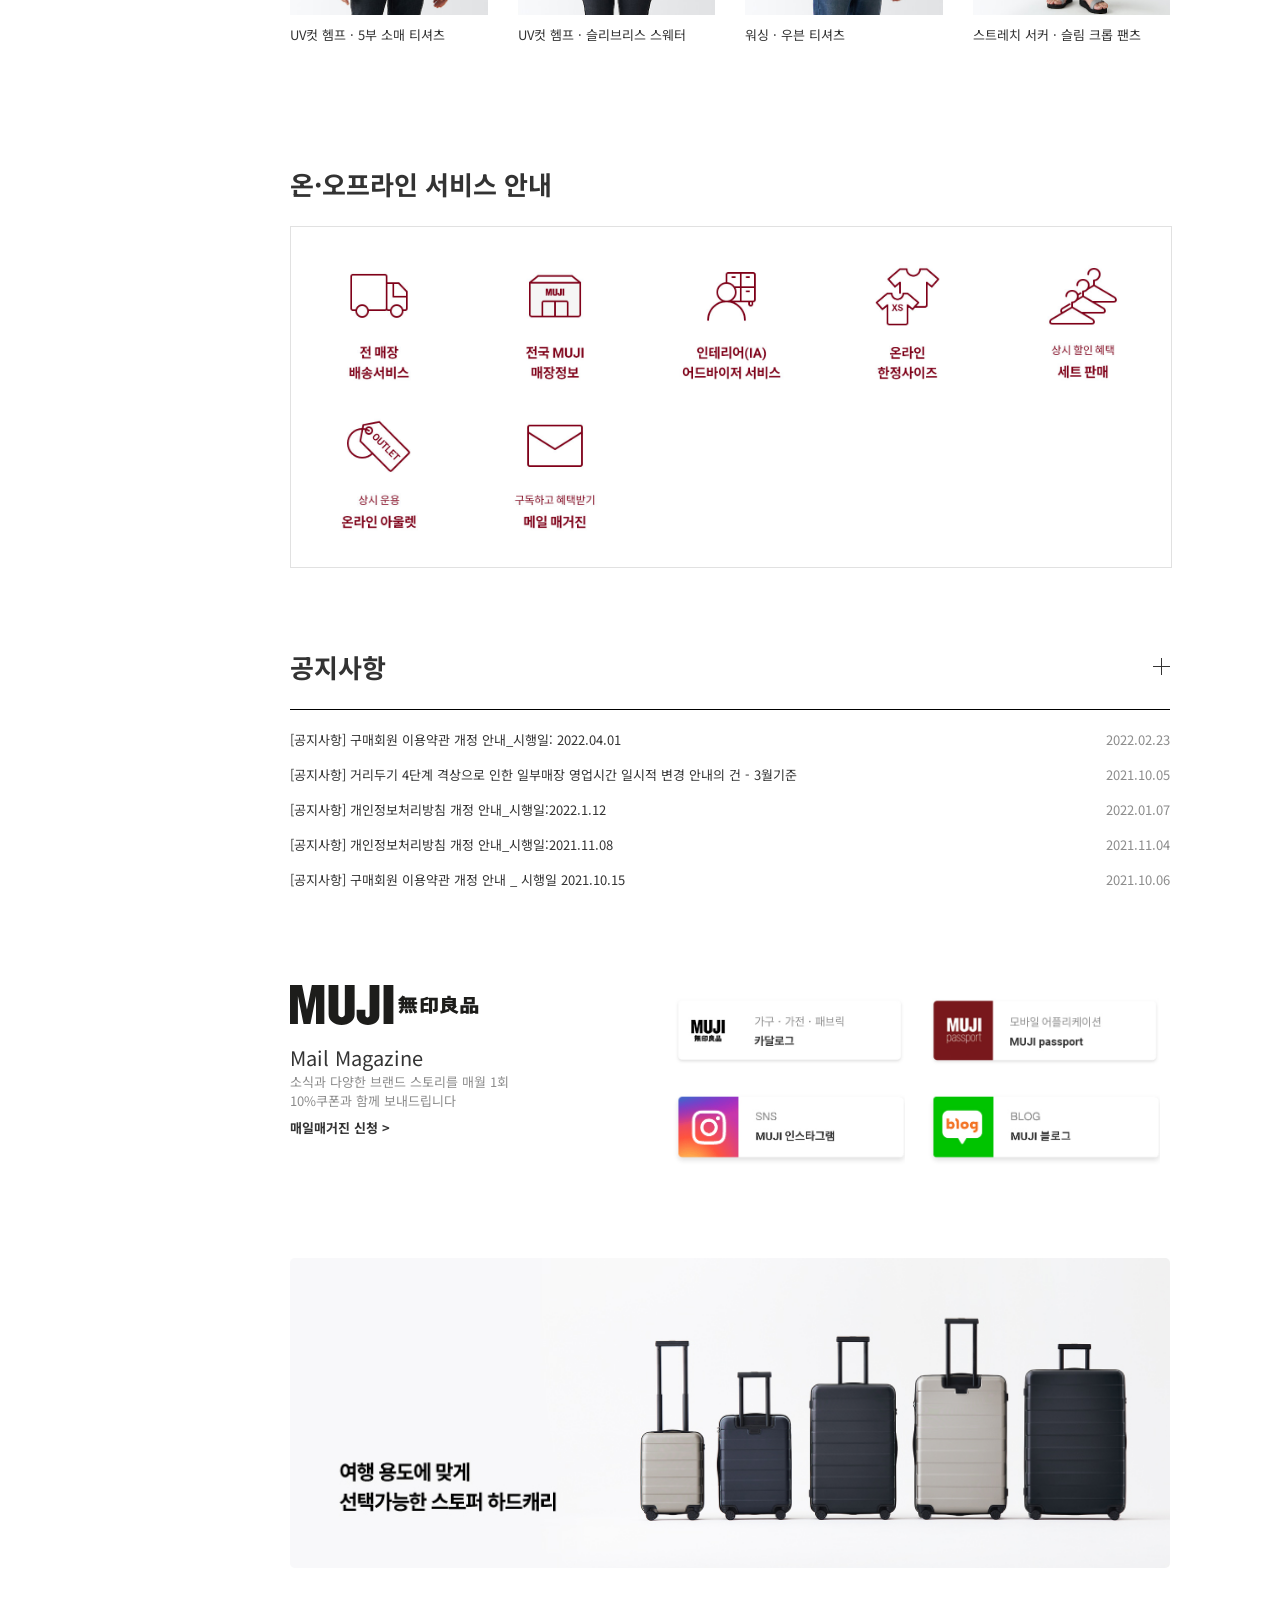
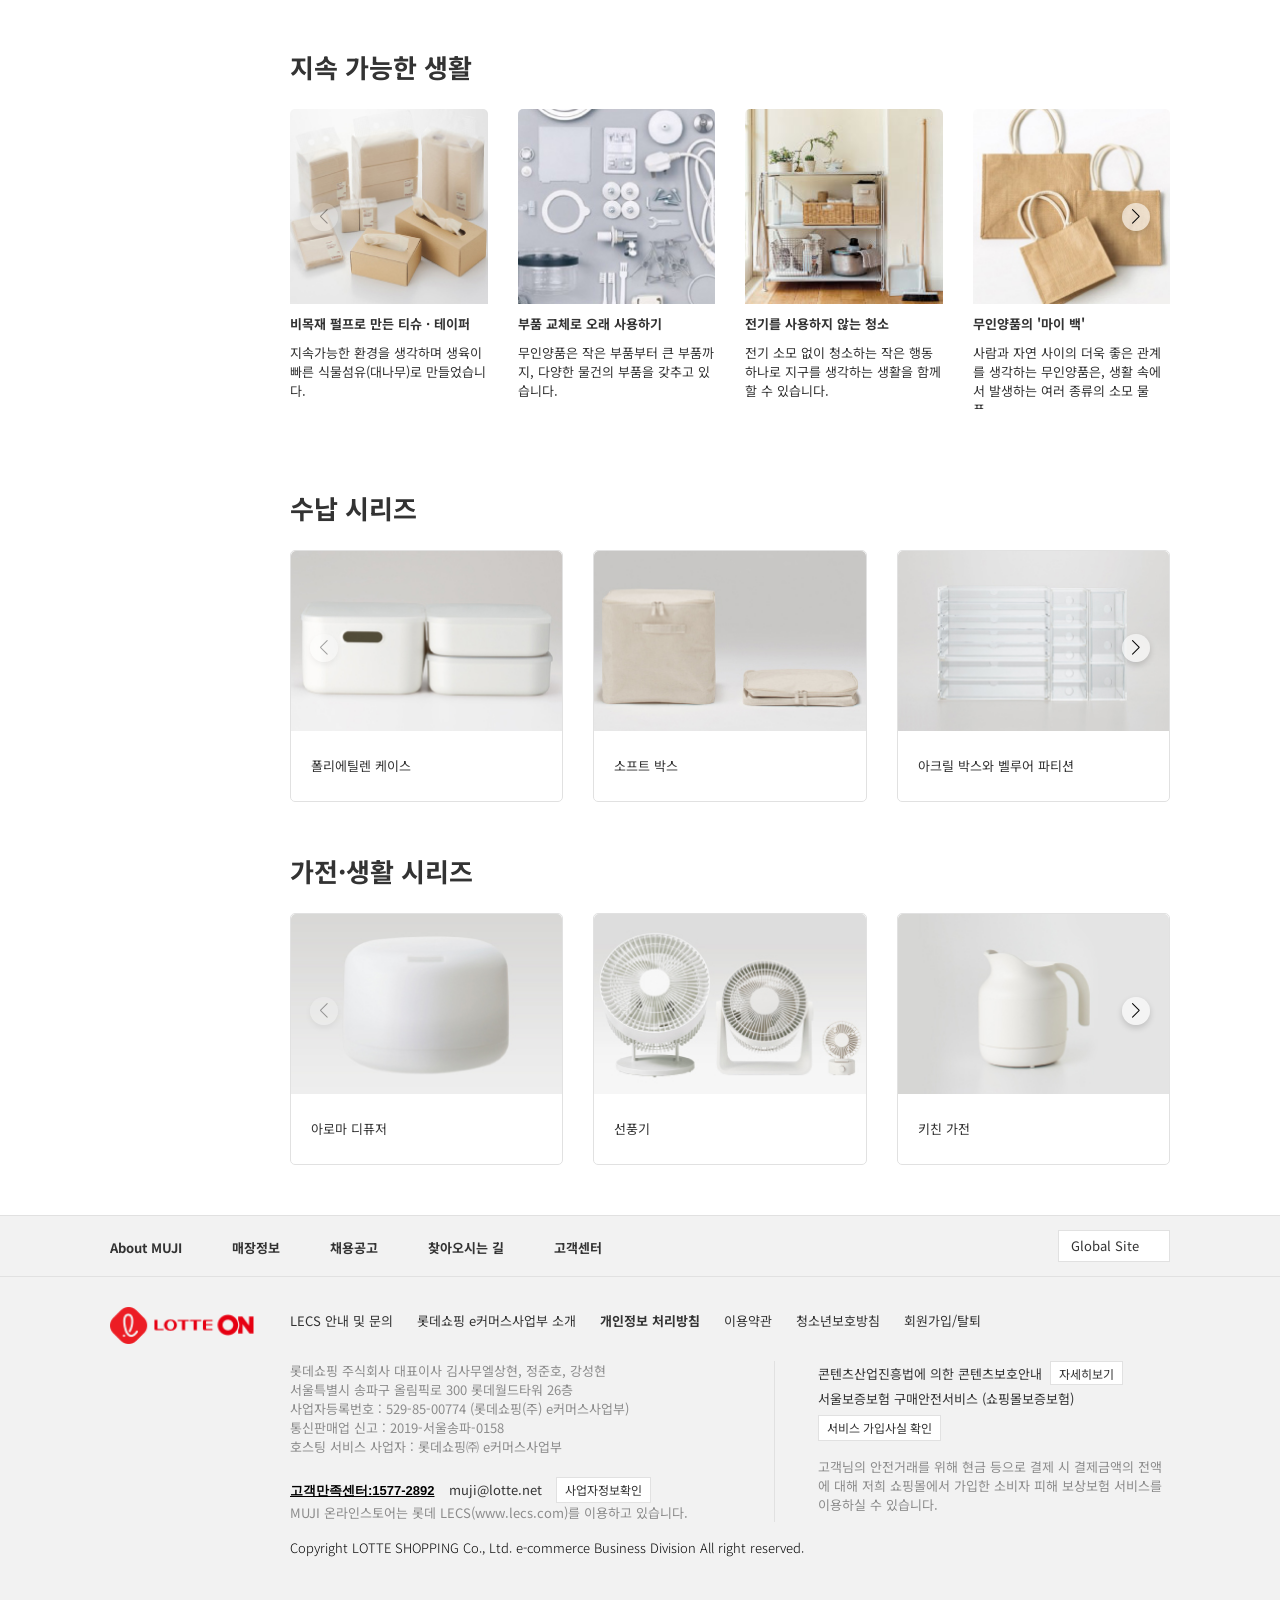
<file: MUJI/index.html>
<!DOCTYPE html>
<html lang="ko">
  <head>
    <meta charset="utf-8">
    <title>MUJI</title>
    <meta name="viewport" content="width=device-width, initial-scale=1, minimum-scale=1, maximum-scale=1"/>
    <link rel="stylesheet" href="https://unpkg.com/swiper/swiper-bundle.min.css"/>
    <link rel="stylesheet" href="./css/style.min.css">
    <script type="text/javascript" src="./js/jquery.js"></script>
    <script type="text/javascript" src=./js/common.js></script>
  </head>
  <body>
    <div id="top-banner">
      <div class="advertise"></div>
      <div class="close-btn"></div>
    </div>
    <header id="header">
      <div class="wrap">
        <div class="header-top">
          <div class="logo"><img src="./img/header/muji_logo.svg" alt="logo"></div>
          <div class="search-box search-active">
            <input type="search" class="search-bar search-active"><div class="search-icon"></div>
            <div class="guide-banner search-active">
              <div class="top search-active">
                <a href="#">최근 검색어</a>
                <a href="#" class="on">인기 검색어</a>
              </div>
              <div class="popular-search search-active">
                <div class="popular-box search-active"></div>
                <div class="popular-text search-active">최근 검색어 내역이 없습니다.</div>
              </div>
              <div class="latest-search search-active">
                <ul class="search-active">
                  <li class="search-active">1. 케이스</li>
                  <li class="search-active">2. 파자마</li>
                  <li class="search-active">3. 파우치</li>
                  <li class="search-active">4. 슬리퍼</li>
                  <li class="search-active">5. 모자</li>
                </ul>
              </div>
              <div class="guide-footer search-active">
                <div class="guide-footer-left search-active">자동저장 끄기</div>
                <div class="guide-footer-right search-active">
                  <span class="delete search-active">전체삭제</span>
                  <span>닫기</span>
                </div>
              </div>
            </div>
          </div>
          <div class="link-items">
            <ul>
              <li><a href="#"></a></li>
              <li><a href="#"></a></li>
              <li><a href="#"></a></li>
            </ul>
          </div>
        </div>
      </div>
    </header>
    <nav id="nav">
      <div class="wrap">
        <div class="nav-top">
          <ul>
            <li><a href="#">인기상품</a></li>
            <li><a href="#" class="new">신상품<span class="new">NEW</span></a></li>
            <li><a href="#">온라인 한정사이즈</a></li>
            <li><a href="#">가격 인하</a></li>
            <li><a href="#">기간 한정</a></li>
            <li><a href="#">의복잡화 아울렛</a></li>
            <li><a href="#">생활잡화 아울렛</a></li>
          </ul>
        </div>
      </div>
    </nav>
    <div id="container">
      <div class="wrap">
        <div class="grid-wrap">
          <div id="lnb">
            <ul>
              <li><h2>의복/신발/패션잡화</h2></li>
              <li>
                <a href="#">MUJI LABO</a>
                <div class="sub-panel">
                  <ul>
                    <li><h2>MUJI LABO ></h2></li>
                    <li><a>유니섹스 LABO</a></li>
                  </ul>
                </div>
              </li>
              <li>
                <a href="#">남성복</a>
                <div class="sub-panel">
                  <ul class="list-area">
                    <li><h2>남성복 ></h2></li>
                    <li><a>남성니트</a></li>
                    <li><a>남성컷앤소</a></li>
                    <li><a>남성 셔츠</a></li>
                    <li><a>남성아웃트탑</a></li>
                    <li><a>남성하의</a></li>
                    <li><a>남성 MUJIWALKER</a></li>
                    <li><a>워싱 저지 · 티셔츠</a></li>
                  </ul>
                  <ul class="image-area">
                    <li><h2>워싱 저지 · 티셔츠</h2></li>
                    <li><a><div class="img-place sub-panel-2"></div></a></li>
                  </ul>
                </div>
              </li>
              <li>
                <a href="#">여성복</a>
                <div class="sub-panel">
                  <ul class="list-area">
                    <li><h2>여성복 ></h2></li>
                    <li><a>여성니트</a></li>
                    <li><a>여성컷앤소</a></li>
                    <li><a>여성 셔츠</a></li>
                    <li><a>여성아웃트탑</a></li>
                    <li><a>여성하의</a></li>
                    <li><a>여성 MUJIWALKER</a></li>
                    <li><a>프렌치 리넨 워싱 · 슬리브리스 원피스</a></li>
                  </ul>
                  <ul class="image-area">
                    <li><h2>프렌치 리넨 워싱 · 슬리브리스 원피스</h2></li>
                    <li><a><div class="img-place sub-panel-3"></div></a></li>
                  </ul>
                </div>
              </li>
              <li>
                <a href="#">아동복 · 마터니티</a>
                <div class="sub-panel">
                  <ul class="list-area">
                    <li><h2>아동복 · 마터니티 ></h2></li>
                    <li><a>베이비 (48개월 미만)</a></li>
                    <li><a>키즈 (48개월 이상)</a></li>
                    <li><a>아동 악세서리</a></li>
                    <li><a>마터니티 · 신생아</a></li>
                    <li><a>여성하의</a></li>
                    <li><a>프렌치 리넨 · 블라우스 · 베이비</a></li>
                  </ul>
                  <ul class="image-area">
                    <li><h2>프렌치 리넨 · 블라우스 · 베이비</h2></li>
                    <li><a><div class="img-place sub-panel-4"></div></a></li>
                  </ul>
                </div>
              </li>
              <li>
                <a href="#">이너웨어</a>
                <div class="sub-panel">
                  <ul class="list-area">
                    <li><h2>이너웨어 ></h2></li>
                    <li><a>남성 이너웨어</a></li>
                    <li><a>남성파자마 · 홈웨어</a></li>
                    <li><a>여성 이너웨어</a></li>
                    <li><a>여성파자마 · 홈웨어</a></li>
                    <li><a>사이드 심리스 저지 · 티셔츠 2장 세트</a></li>
                  </ul>
                  <ul class="image-area">
                    <li><h2>사이드 심리스 저지 · 티셔츠 2장 세트</h2></li>
                    <li><a><div class="img-place sub-panel-5"></div></a></li>
                  </ul>
                </div>
              </li>
              <li>
                <a href="#">가방 · 신발</a>
                <div class="sub-panel">
                  <ul class="list-area">
                    <li><h2>가방 · 신발 ></h2></li>
                    <li><a>남성가방 · 벨트</a></li>
                    <li><a>남성화</a></li>
                    <li><a>여성가방</a></li>
                    <li><a>여성화</a></li>
                    <li><a>여행가방</a></li>
                    <li><a>높이 조절이 가능한 · 스토퍼 하드 캐리어 36L</a></li>
                  </ul>
                  <ul class="image-area">
                    <li><h2>높이 조절이 가능한 · 스토퍼 하드 캐리어 36L</h2></li>
                    <li><a><div class="img-place sub-panel-6"></div></a></li>
                  </ul>
                </div>
              </li>
              <li>
                <a href="#">액세서리 · 양말 · 우산</a>
                <div class="sub-panel">
                  <ul class="list-area">
                    <li><h2>악세서리 · 양말 우산 ></h2></li>
                    <li><a>양말</a></li>
                    <li><a>스타킹 · 레깅스</a></li>
                    <li><a>모자</a></li>
                    <li><a>스카프 · 머플러</a></li>
                    <li><a>우산 · 레인코트</a></li>
                    <li><a>소품</a></li>
                    <li><a>논슬립 · 풋커버</a></li>
                  </ul>
                  <ul class="image-area">
                    <li><h2>논슬립 · 풋커버</h2></li>
                    <li><a><div class="img-place sub-panel-7"></div></a></li>
                  </ul>
                </div>
              </li>
            </ul>
            <ul>
              <li><a href="#"><h2>생활잡화</h2></a></li>
              <li>
                <a href="#">패브릭</a>
                <div class="sub-panel">
                  <ul class="list-area">
                    <li><h2>패브릭 ></h2></li>
                    <li><a>이불 · 깔개 패드</a></li>
                    <li><a>베개</a></li>
                    <li><a>모포 · 덮개</a></li>
                    <li><a>침장 패브릭</a></li>
                    <li><a>카페트</a></li>
                    <li><a>쿠션</a></li>
                    <li><a>리빙 패브릭</a></li>
                    <li><a>욕실 패브릭</a></li>
                    <li><a>타월</a></li>
                    <li><a>슬리퍼</a></li>
                  </ul>
                  <ul class="image-area">
                    <li><h2>워싱면 이불 커버</h2></li>
                    <li><a><div class="img-place sub-panel-8"></div></a></li>
                  </ul>
                </div>
              </li>
              <li>
                <a href="#">가구 · 인테리어</a>
                <div class="sub-panel">
                  <ul class="list-area">
                    <li><h2>가구 · 인테리어 ></h2></li>
                    <li><a>침대 · 매트리스</a></li>
                    <li><a>소파 · 리빙 가구</a></li>
                    <li><a>다이닝 가구</a></li>
                    <li><a>데스크</a></li>
                    <li><a>수납 가구 · 화장대</a></li>
                    <li><a>유닛선반 · 수납선반</a></li>
                    <li><a>수납 캐비닛</a></li>
                    <li><a>데코 · 벽걸이 가구</a></li>
                    <li><a>목제 코트행거</a></li>
                  </ul>
                  <ul class="image-area">
                    <li><h2>목제 코트행거</h2></li>
                    <li><a><div class="img-place sub-panel-9"></div></a></li>
                  </ul>
                </div>
              </li>
              <li>
                <a href="#">주방 · 생활용품</a>
                <div class="sub-panel">
                  <ul class="list-area">
                    <li><h2>주방 · 생활용품 ></h2></li>
                    <li><a>하우스키핑 용품</a></li>
                    <li><a>욕실 화장실 용품</a></li>
                    <li><a>정리용품</a></li>
                    <li><a>부엌 용품</a></li>
                    <li><a>테이블 용품</a></li>
                    <li><a>아동 테이블 용품</a></li>
                    <li><a>Found 하우스키핑</a></li>
                    <li><a>카페트 클리너</a></li>
                  </ul>
                  <ul class="image-area">
                    <li><h2>카페트 클리너</h2></li>
                    <li><a><div class="img-place sub-panel-10"></div></a></li>
                  </ul>
                </div>
              </li>
              <li>
                <a href="#">헬스&뷰티 · 아로마</a>
                <div class="sub-panel">
                  <ul class="list-area">
                    <li><h2>헬스&뷰티 · 아로마 ></h2></li>
                    <li><a>케어 용품</a></li>
                    <li><a>아로마 용품</a></li>
                    <li><a>위생용품</a></li>
                    <li><a>바디 용품</a></li>
                    <li><a>헤어 관련 용품</a></li>
                    <li><a>화장소품</a></li>
                    <li><a>여행 · 보틀 · 파우치</a></li>
                    <li><a>아로마 디퓨저</a></li>
                  </ul>
                  <ul class="image-area">
                    <li><h2>아로마 디퓨저</h2></li>
                    <li><a><div class="img-place sub-panel-11"></div></a></li>
                  </ul>
                </div>
              </li>
              <li>
                <a href="#">화장품</a>
                <div class="sub-panel">
                  <ul class="list-area">
                    <li><h2>화장품 ></h2></li>
                    <li><a>스킨케어</a></li>
                    <li><a>관련 용품</a></li>
                    <li><a>메이크업 · 색조</a></li>
                  </ul>
                </div>
              </li>
              <li>
                <a href="#">전자제품 · 기프트</a>
                <div class="sub-panel">
                  <ul class="list-area">
                    <li><h2>전자제품 · 기프트 ></h2></li>
                    <li><a>가전제품 · 시계</a></li>
                    <li><a>조명기구</a></li>
                    <li><a>삼륜차</a></li>
                    <li><a>가든용품</a></li>
                  </ul>
                </div>
              </li>
              <li>
                <a href="#">문구</a>
                <div class="sub-panel">
                  <ul class="list-area">
                    <li><h2>문구 ></h2></li>
                    <li><a>노트</a></li>
                    <li><a>필기구</a></li>
                    <li><a>파일</a></li>
                    <li><a>사무용품</a></li>
                    <li><a>커뮤니케이션</a></li>
                    <li><a>완구</a></li>
                    <li><a>아크릴 케이스 가로형 · 5단</a></li>
                  </ul>
                  <ul class="image-area">
                    <li><h2>아크릴 케이스 가로형 · 5단</h2></li>
                    <li><a><div class="img-place sub-panel-12"></div></a></li>
                  </ul>
                </div>
              </li>
            </ul>
            <ul>
              <li><a href="#"><h2>식품</h2></a></li>
              <li>
                <a href="#">과자 · 음료 · 소스</a>
                <div class="sub-panel">
                  <ul class="list-area">
                    <li><h2>과자 · 음료 · 소스 ></h2></li>
                    <li><a>과자 · 스낵</a></li>
                    <li><a>음료</a></li>
                    <li><a>요리의 소스</a></li>
                    <li><a>바움쿠헨 시리즈</a></li>
                  </ul>
                  <ul class="image-area">
                    <li><h2>바움쿠헨 시리즈</h2></li>
                    <li><a><div class="img-place sub-panel-13"></div></a></li>
                  </ul>
                </div>
              </li>
            </ul>
          </div>
          <div id="main">
            <div class="notice-wrap">
              <div class="left">[공지사항]</div>
              <div class="right">
                <p> · [공지사항] 구매회원 이용약관 개정 안내_시행일: 2022.04.01<span>2022.02.23</span></p>
                <p> · [공지사항] 개인정보처리방침 개정 안내_시행일: 2022.01.12<span>2022.01.07</span></p>
              </div>
            </div>
            <div class="swiper mySwiper first">
              <div class="swiper-wrapper">
                <div class="swiper-slide slide1"></div>
                <div class="swiper-slide slide2"></div>
                <div class="swiper-slide slide3"></div>
                <div class="swiper-slide slide4"></div>
                <div class="swiper-slide slide5"></div>
                <div class="swiper-slide slide6"></div>
                <div class="swiper-slide slide7"></div>
                <div class="swiper-slide slide8"></div>
                <div class="swiper-slide slide9"></div>
              </div>
              <div class="swiper-button-next"></div>
              <div class="swiper-button-prev"></div>
              <div class="swiper-pagination"></div>
            </div>
            <div class="section-content second">
              <h4>기획전<a href="#"></a></h4>
              <ul>
                <li>
                  <a href="#">
                    <span class="item-img"></span>
                    <span class="item-text">시원, 향긋한 여름철 공간 인테리어</span>
                  </a>
                </li>
                <li>
                  <a href="#">
                    <span class="item-img"></span>
                    <span class="item-text">청소용품 시리즈</span>
                  </a>
                </li>
                <li>
                  <a href="#">
                    <span class="item-img"></span>
                    <span class="item-text">발이 편한 스니커</span>
                  </a>
                </li>
                <li>
                  <a href="#">
                    <span class="item-img"></span>
                    <span class="item-text">MUJI 리퍼 마켓</span>
                  </a>
                </li>
                <li>
                  <a href="#">
                    <span class="item-img"></span>
                    <span class="item-text">튼튼한 수납 일지</span>
                  </a>
                </li>
                <li>
                  <a href="#">
                    <span class="item-img"></span>
                    <span class="item-text">용도에 맞게 선택가능한 스토퍼 하드캐리</span>
                  </a>
                </li>
              </ul>
            </div>
            <div class="slide-track third">
              <h4>MD's pick!</h4>
              <div class="swiper mySwiper2">
                <div class="swiper-wrapper">
                  <div class="swiper-slide">
                    <a href="#">
                      <span class="slide-img"></span>
                      <span class="slide-text">목제 체스트 4단 · 떡갈나무</span>
                      <span class="slide-price">399,900 <span class="small">원</span></span>
                    </a>
                  </div>
                  <div class="swiper-slide">
                    <a href="#">
                      <span class="slide-img"></span>
                      <span class="slide-text">목제 캐비닛 · 유리도어 · 떡갈나무</span>
                      <span class="slide-price">399,900 <span class="small">원</span></span>
                    </a>
                  </div>
                  <div class="swiper-slide">
                    <a href="#">
                      <span class="slide-img"></span>
                      <span class="slide-text">목제 캐비닛 · 목제도어 · 떡갈나무</span>
                      <span class="slide-price">399,900 <span class="small">원</span></span>
                    </a>
                  </div>
                  <div class="swiper-slide">
                    <a href="#">
                      <span class="slide-img"></span>
                      <span class="slide-text">페이스 타월 · 기본 타입 · 34 x 85cm · 베이지 · 면파일</span>
                      <span class="slide-price">4,900 <span class="small">원</span></span>
                    </a>
                  </div>
                  <div class="swiper-slide">
                    <a href="#">
                      <span class="slide-img"></span>
                      <span class="slide-text">룸 샌들 · XL · 에크루X네이비 · 인도 면 혼방</span>
                      <span class="slide-price">4,900 <span class="small">원</span></span>
                    </a>
                  </div>
                  <div class="swiper-slide">
                    <a href="#">
                      <span class="slide-img"></span>
                      <span class="slide-text">프렌치 리넨 워싱·반소매블라우스</span>
                      <span class="slide-price">39,900 <span class="small">원</span></span>
                    </a>
                  </div>
                  <div class="swiper-slide">
                    <a href="#">
                      <span class="slide-img"></span>
                      <span class="slide-text">프렌치 리넨·테일러드 재킷</span>
                      <span class="slide-price">89,900 <span class="small">원</span></span>
                    </a>
                  </div>
                  <div class="swiper-slide">
                    <a href="#">
                      <span class="slide-img"></span>
                      <span class="slide-text">프렌치 리넨·벌룬 팬츠</span>
                      <span class="slide-price">49,900 <span class="small">원</span></span>
                    </a>
                  </div>
                  <div class="swiper-slide">
                    <a href="#">
                      <span class="slide-img"></span>
                      <span class="slide-text">프렌치 리넨·벌룬 팬츠</span>
                      <span class="slide-price">49,900 <span class="small">원</span></span>
                    </a>
                  </div>
                  <div class="swiper-slide">
                    <a href="#">
                      <span class="slide-img"></span>
                      <span class="slide-text">테번수 저지 · 티셔츠</span>
                      <span class="slide-price">12,900 <span class="small">원</span></span>
                    </a>
                  </div>
                </div>
                <div class="swiper-button-next"></div>
                <div class="swiper-button-prev"></div>
              </div>
            </div>
            <div class="section-content fourth">
              <h4>SALE</h4>
              <ul>
                <li>
                  <a href="#">
                    <span class="item-img"></span>
                    <span class="item-text">SALE</span>
                  </a>
                </li>
                <li>
                  <a href="#">
                    <span class="item-img"></span>
                    <span class="item-text">의복잡화</span>
                  </a>
                </li>
                <li>
                  <a href="#">
                    <span class="item-img"></span>
                    <span class="item-text">가격인하</span>
                  </a>
                </li>
              </ul>
            </div>
            <div class="slide-track fifth">
              <h4>계절의 추천</h4>
              <div class="swiper mySwiper2">
                <div class="swiper-wrapper">
                  <div class="swiper-slide">
                    <a href="#">
                      <span class="slide-img"></span>
                      <span class="slide-text">기분 좋은 바람</span>
                      <span class="slide-explain">공간에 쾌적함을 줄 수 있는 바람. 다양한 종류의 선풍기를 만나보세요.</span>
                    </a>
                  </div>
                  <div class="swiper-slide">
                    <a href="#">
                      <span class="slide-img"></span>
                      <span class="slide-text">자연 그대로의 테이블</span>
                      <span class="slide-explain">어떤 음식을 담아도 내용물이 돋보일 수 있도록 심플한 형태로 제작되어, 따뜻한 느낌을 연출할 수 있습니다.</span>
                    </a>
                  </div>
                  <div class="swiper-slide">
                    <a href="#">
                      <span class="slide-img"></span>
                      <span class="slide-text">생활환경에 맞춘 행거 시리즈</span>
                      <span class="slide-explain">세탁부터 정리정돈까지 One Step! 의류 소재나 크기에 맞게 선택해보세요.</span>
                    </a>
                  </div>
                  <div class="swiper-slide">
                    <a href="#">
                      <span class="slide-img"></span>
                      <span class="slide-text">소프트 박스 시리즈</span>
                      <span class="slide-explain">형태의 흐트러짐이 적고, 접어 보관할 수 있어 많은 공간을 차지하지 않는 소프트 박스 시리즈입니다.</span>
                    </a>
                  </div>
                  <div class="swiper-slide">
                    <a href="#">
                      <span class="slide-img"></span>
                      <span class="slide-text">자연 그대로, 주트 마이백</span>
                      <span class="slide-explain">함께해요! 일회용 봉투 사용 줄이기</span>
                    </a>
                  </div>
                  <div class="swiper-slide">
                    <a href="#">
                      <span class="slide-img"></span>
                      <span class="slide-text">침대 이불 고르는 법</span>
                      <span class="slide-explain">우리 인생의 1/3을 차지하는 수면시간, 나에게 적합한 수면환경을 조성해보세요.</span>
                    </a>
                  </div>
                </div>
                <div class="swiper-button-next"></div>
                <div class="swiper-button-prev"></div>
              </div>
            </div>
            <div class="slide-track sixth">
              <h4>신상품</h4>
              <div class="swiper mySwiper2">
                <div class="swiper-wrapper">
                  <div class="swiper-slide">
                    <a href="#">
                      <span class="slide-img"></span>
                      <span class="slide-text">UV컷 헴프 · 5부 소매 티셔츠</span>
                    </a>
                  </div>
                  <div class="swiper-slide">
                    <a href="#">
                      <span class="slide-img"></span>
                      <span class="slide-text">UV컷 헴프 · 슬리브리스 스웨터</span>
                    </a>
                  </div>
                  <div class="swiper-slide">
                    <a href="#">
                      <span class="slide-img"></span>
                      <span class="slide-text">워싱 · 우븐 티셔츠</span>
                    </a>
                  </div>
                  <div class="swiper-slide">
                    <a href="#">
                      <span class="slide-img"></span>
                      <span class="slide-text">스트레치 서커 · 슬림 크롭 팬츠</span>
                    </a>
                  </div>
                  <div class="swiper-slide">
                    <a href="#">
                      <span class="slide-img"></span>
                      <span class="slide-text">스트레치 서커 · 재킷</span>
                    </a>
                  </div>
                  <div class="swiper-slide">
                    <a href="#">
                      <span class="slide-img"></span>
                      <span class="slide-text">다다미 슬리퍼 · 앞트임 · 잿빛브라운 · XL</span>
                    </a>
                  </div>
                  <div class="swiper-slide">
                    <a href="#">
                      <span class="slide-img"></span>
                      <span class="slide-text">다다미 슬리퍼 · 앞트임 · 에크론 · L</span>
                    </a>
                  </div>
                  <div class="swiper-slide">
                    <a href="#">
                      <span class="slide-img"></span>
                      <span class="slide-text">말레이 풀 슬리퍼 · 앞트임 · 잿빛브라운 · M</span>
                    </a>
                  </div>
                </div>
                <div class="swiper-button-next"></div>
                <div class="swiper-button-prev"></div>
              </div>
            </div>
            <div class="service-group seventh">
              <h4>온·오프라인 서비스 안내</h4>
              <ul>
                <li><a href="#"></a></li>
                <li><a href="#"></a></li>
                <li><a href="#"></a></li>
                <li><a href="#"></a></li>
                <li><a href="#"></a></li>
                <li><a href="#"></a></li>
                <li><a href="#"></a></li>
              </ul>
            </div>
            <div class="announe eighth">
              <h4>공지사항<a href="#"></a></h4>
              <ul>
                <li><a href="#">[공지사항] 구매회원 이용약관 개정 안내_시행일: 2022.04.01</a><span class="date">2022.02.23</span></li>
                <li><a href="#">[공지사항] 거리두기 4단계 격상으로 인한 일부매장 영업시간 일시적 변경 안내의 건 - 3월기준</a><span class="date">2021.10.05</span></li>
                <li><a href="#">[공지사항] 개인정보처리방침 개정 안내_시행일:2022.1.12</a><span class="date">2022.01.07</span></li>
                <li><a href="#">[공지사항] 개인정보처리방침 개정 안내_시행일:2021.11.08</a><span class="date">2021.11.04</span></li>
                <li><a href="#">[공지사항] 구매회원 이용약관 개정 안내 _ 시행일 2021.10.15</a><span class="date">2021.10.06</span></li>
              </ul>
            </div>
            <div class="mail-magazine">
              <div class="left-area">
                <div class="logo">
                  <div class="logo-img"></div>
                </div>
                <div class="magazine-box">
                  Mail Magazine
                  <span>소식과 다양한 브랜드 스토리를 매월 1회<br>10%쿠폰과 함께 보내드립니다</span>
                  <a href="#">매일매거진 신청 ></a>
                </div>
              </div>
              <div class="right-area">
                <ul>
                  <li><a href="#"></a></li>
                  <li><a href="#"></a></li>
                  <li><a href="#"></a></li>
                  <li><a href="#"></a></li>
                </ul>
              </div>
            </div>
            <a href="#" class="section-a-tag"></a>
            <div class="slide-track nineth">
              <h4>지속 가능한 생활</h4>
              <div class="swiper mySwiper2">
                <div class="swiper-wrapper">
                  <div class="swiper-slide">
                    <a href="#">
                      <span class="slide-img"></span>
                      <span class="slide-text">비목재 펄프로 만든 티슈 · 테이퍼</span>
                      <span class="slide-explain">지속가능한 환경을 생각하며 생육이 빠른 식물섬유(대나무)로 만들었습니다.</span>
                    </a>
                  </div>
                  <div class="swiper-slide">
                    <a href="#">
                      <span class="slide-img"></span>
                      <span class="slide-text">부품 교체로 오래 사용하기</span>
                      <span class="slide-explain">무인양품은 작은 부품부터 큰 부품까지, 다양한 물건의 부품을 갖추고 있습니다.</span>
                    </a>
                  </div>
                  <div class="swiper-slide">
                    <a href="#">
                      <span class="slide-img"></span>
                      <span class="slide-text">전기를 사용하지 않는 청소</span>
                      <span class="slide-explain">전기 소모 없이 청소하는 작은 행동 하나로 지구를 생각하는 생활을 함께할 수 있습니다.</span>
                    </a>
                  </div>
                  <div class="swiper-slide">
                    <a href="#">
                      <span class="slide-img"></span>
                      <span class="slide-text">무인양품의 '마이 백'</span>
                      <span class="slide-explain">사람과 자연 사이의 더욱 좋은 관계를 생각하는 무인양품은, 생활 속에서 발생하는 여러 종류의 소모 물품...</span>
                    </a>
                  </div>
                  <div class="swiper-slide">
                    <a href="#">
                      <span class="slide-img"></span>
                      <span class="slide-text">패키지 플라스틱의 삭감 진행</span>
                      <span class="slide-explain">무인양품에서는 지구 자원의 순환 및 폐기물 삭감을 위하여 다양한 대처 방안을 진행하고 있습니다.</span>
                    </a>
                  </div>
                </div>
                <div class="swiper-button-next"></div>
                <div class="swiper-button-prev"></div>
              </div>
            </div>
            <div class="slide-track tenth">
              <h4>수납 시리즈</h4>
              <div class="swiper mySwiper3">
                <div class="swiper-wrapper">
                  <div class="swiper-slide">
                    <a href="#">
                      <span class="item-img"></span>
                      <span class="item-text">폴리에틸렌 케이스</span>
                    </a>
                  </div>
                  <div class="swiper-slide">
                    <a href="#">
                      <span class="item-img"></span>
                      <span class="item-text">소프트 박스</span>
                    </a>
                  </div>
                  <div class="swiper-slide">
                    <a href="#">
                      <span class="item-img"></span>
                      <span class="item-text">아크릴 박스와 벨루어 파티션</span>
                    </a>
                  </div>
                  <div class="swiper-slide">
                    <a href="#">
                      <span class="item-img"></span>
                      <span class="item-text">파일박스</span>
                    </a>
                  </div>
                  <div class="swiper-slide">
                    <a href="#">
                      <span class="item-img"></span>
                      <span class="item-text">메이크박스</span>
                    </a>
                  </div>
                  <div class="swiper-slide">
                    <a href="#">
                      <span class="item-img"></span>
                      <span class="item-text">스테인리스 바스켓</span>
                    </a>
                  </div>
                </div>
                <div class="swiper-button-next"></div>
                <div class="swiper-button-prev"></div>
              </div>
            </div>
            <div class="slide-track eleventh">
              <h4>가전·생활 시리즈</h4>
              <div class="swiper mySwiper3">
                <div class="swiper-wrapper">
                  <div class="swiper-slide">
                    <a href="#">
                      <span class="item-img"></span>
                      <span class="item-text">아로마 디퓨저</span>
                    </a>
                  </div>
                  <div class="swiper-slide">
                    <a href="#">
                      <span class="item-img"></span>
                      <span class="item-text">선풍기</span>
                    </a>
                  </div>
                  <div class="swiper-slide">
                    <a href="#">
                      <span class="item-img"></span>
                      <span class="item-text">키친 가전</span>
                    </a>
                  </div>
                  <div class="swiper-slide">
                    <a href="#">
                      <span class="item-img"></span>
                      <span class="item-text">청소용품</span>
                    </a>
                  </div>
                </div>
                <div class="swiper-button-next"></div>
                <div class="swiper-button-prev"></div>
              </div>
            </div>
          </div>
        </div>
      </div>
    </div>
    <footer id="footer">
      <div id="footer-top">
        <div class="wrap">
          <ul>
            <li><a href="#">About MUJI</a></li>
            <li><a href="#">매장정보</a></li>
            <li><a href="#">채용공고</a></li>
            <li><a href="#">찾아오시는 길</a></li>
            <li><a href="#">고객센터</a></li>
          </ul>
          <div class="global-box">
            <a href="#">Global Site</a>
          </div>
        </div>
      </div>
      <div class="wrap">
        <div id="footer-body">
          <div class="inner">
            <div class="logo-area"></div>
            <div class="content-area">
              <ul>
                <li><a href="#">LECS 안내 및 문의</a></li>
                <li><a href="#">롯데쇼핑 e커머스사업부 소개</a></li>
                <li><a href="#"><strong>개인정보 처리방침</strong></a></li>
                <li><a href="#">이용약관</a></li>
                <li><a href="#">청소년보호방침</a></li>
                <li><a href="#">회원가입/탈퇴</a></li>
              </ul>
              <div class="col left">
                <div class="company-info">
                  롯데쇼핑 주식회사 대표이사 김사무엘상현, 정준호, 강성현
                  <br>서울특별시 송파구 올림픽로 300 롯데월드타워 26층
                  <br>사업자등록번호 : 529-85-00774 (롯데쇼핑(주) e커머스사업부)
                  <br>통신판매업 신고 : 2019-서울송파-0158
                  <br>호스팅 서비스 사업자 : 롯데쇼핑㈜ e커머스사업부
                </div>
                <div class="customer-center">
                  <button type="button">고객만족센터:1577-2892</button>
                  <a href="#">muji@lotte.net</a>
                  <a href="#" class="footer-btn">사업자정보확인</a>
                  <p>MUJI 온라인스토어는 롯데 LECS(www.lecs.com)를 이용하고 있습니다.</p>
                </div>
              </div>
              <div class="col right">
                <span>콘텐츠산업진흥법에 의한 콘텐츠보호안내<button type="button" class="footer-btn">자세히보기</button></span>
                <span>서울보증보험 구매안전서비스 (쇼핑몰보증보험)</span>
                <a href="#" class="footer-btn">서비스 가입사실 확인</a>
                <p>고객님의 안전거래를 위해 현금 등으로 결제 시 결제금액의 전액에 대해 저희 쇼핑몰에서 가입한 소비자 피해 보상보험 서비스를 이용하실 수 있습니다.</p>
              </div>
              <div class="copyright">
                Copyright LOTTE SHOPPING Co., Ltd. e-commerce Business Division All right reserved.
              </div>
            </div>
          </div>
        </div>
      </div>
    </footer>
    <!-- Swiper JS -->
    <script src="https://unpkg.com/swiper/swiper-bundle.min.js"></script>

    <!-- Initialize Swiper -->
    <script>
      var swiper = new Swiper(".mySwiper", {
        spaceBetween: 30,
        centeredSlides: true,
        loop: true,
        autoplay: {
          delay: 4000,
          disableOnInteraction: false,
        },
        pagination: {
          el: ".swiper-pagination",
          clickable: true,
        },
        navigation: {
          nextEl: ".swiper-button-next",
          prevEl: ".swiper-button-prev",
        },
      });

      var swiper2 = new Swiper(".mySwiper2", {
        slidesPerView: 4,
        spaceBetween: 30,
        slidesPerGroup: 1,
        navigation: {
          nextEl: ".swiper-button-next",
          prevEl: ".swiper-button-prev",
        },
      });

      var swiper3 = new Swiper(".mySwiper3", {
        slidesPerView: 3,
        spaceBetween: 30,
        slidesPerGroup: 1,
        navigation: {
          nextEl: ".swiper-button-next",
          prevEl: ".swiper-button-prev",
        },
      });
    </script>
  </body>
</html>
</file>
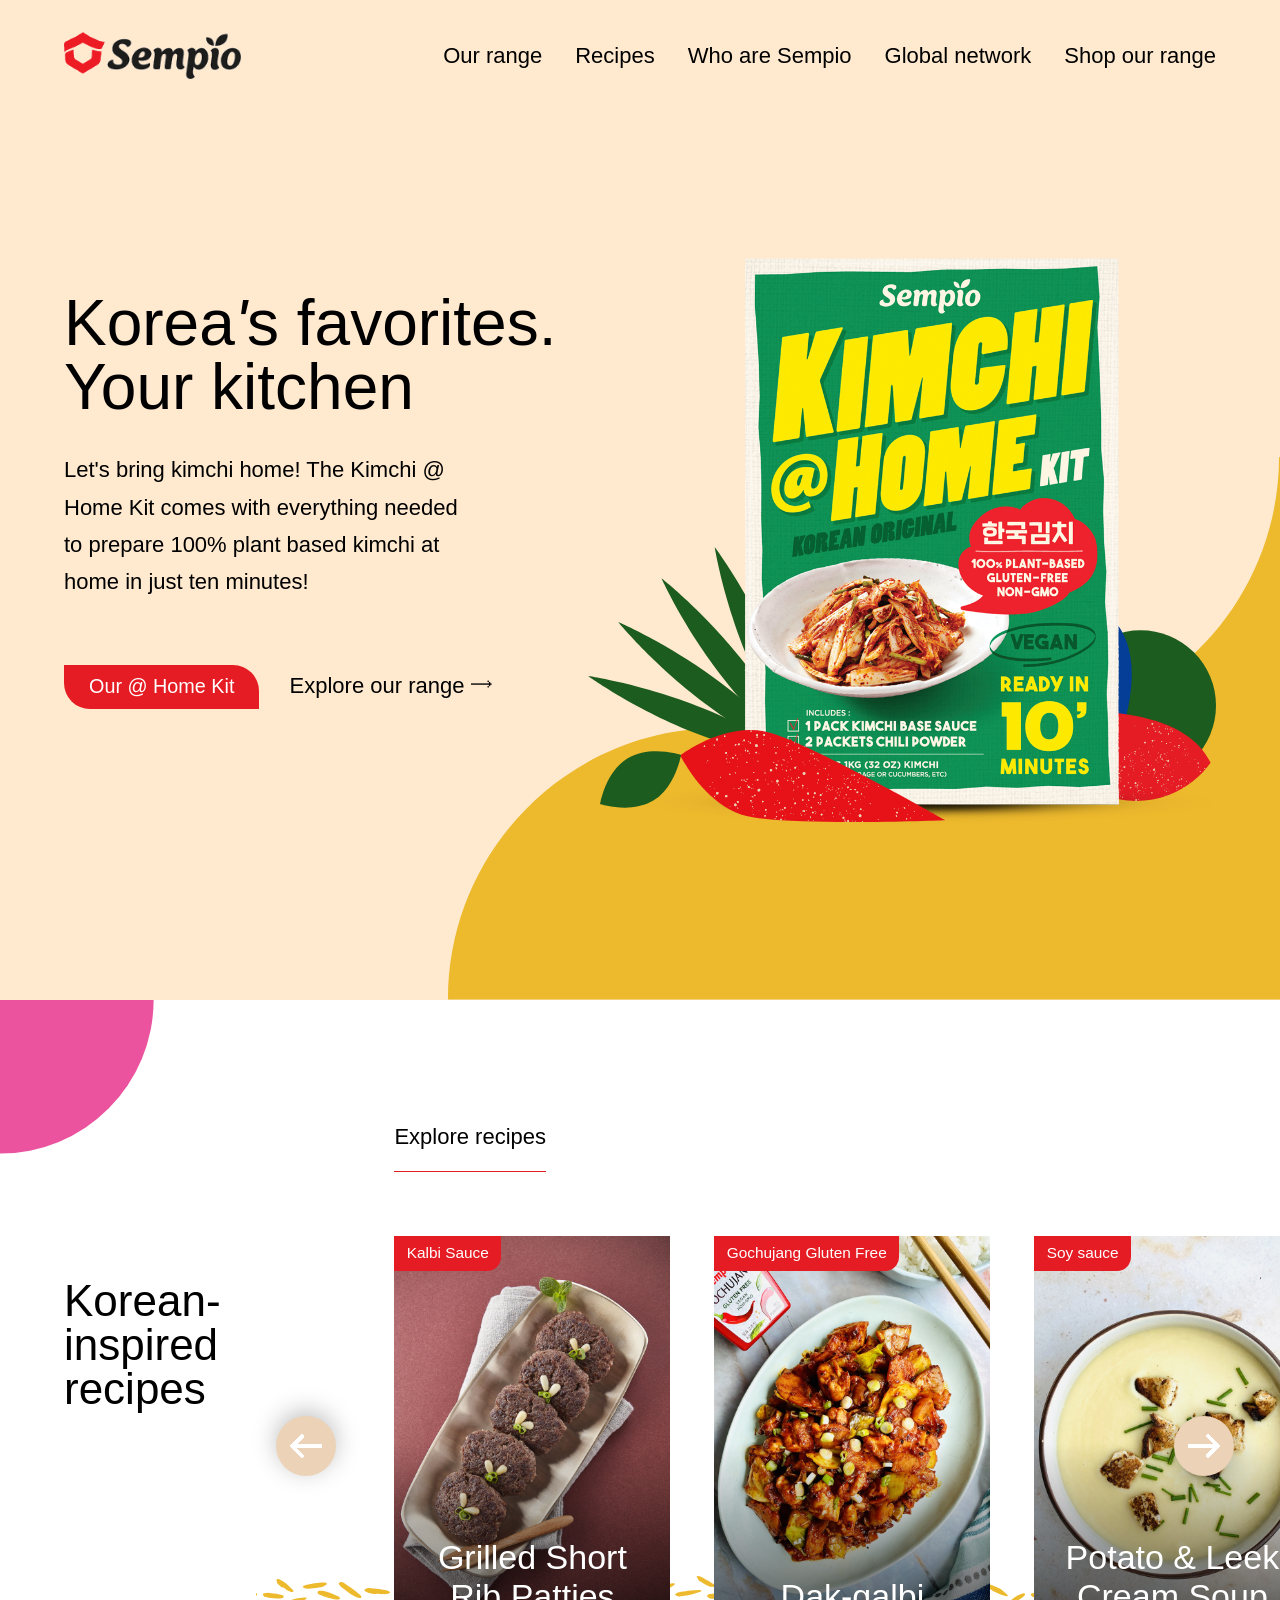
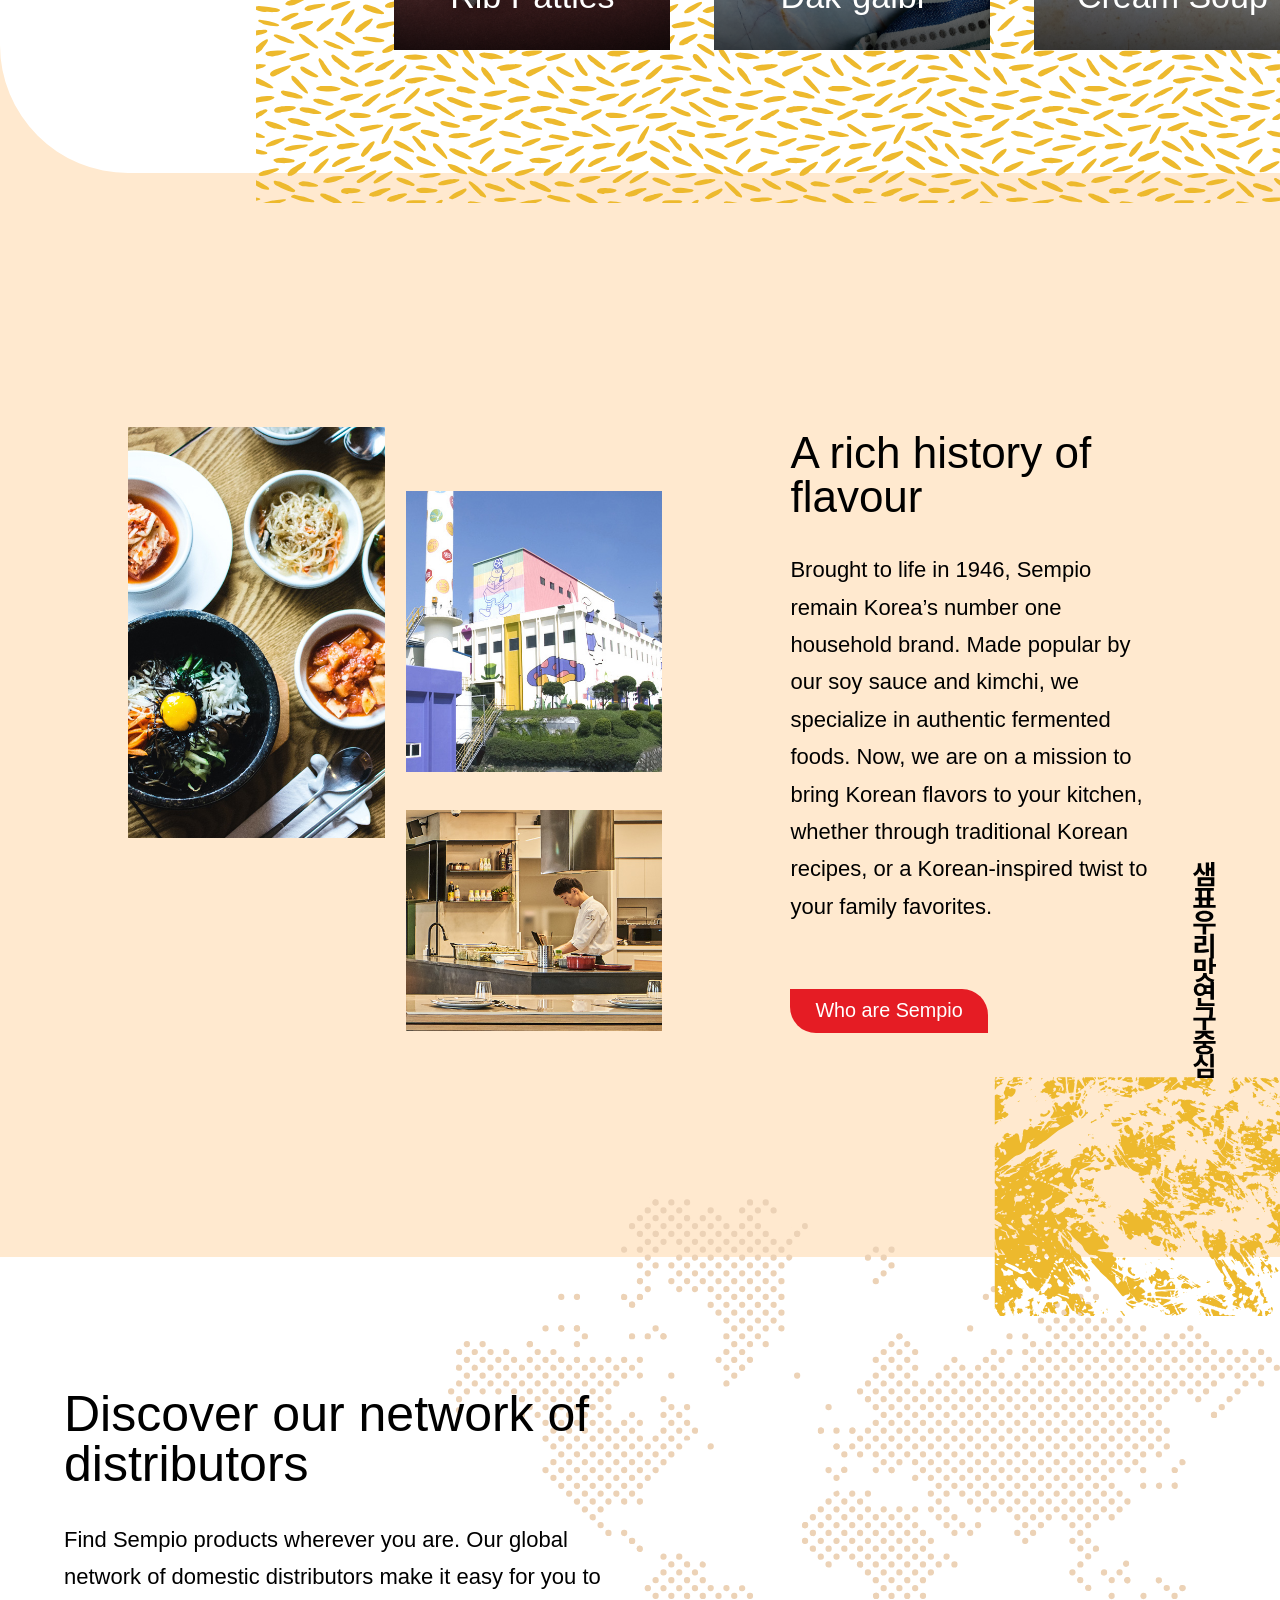
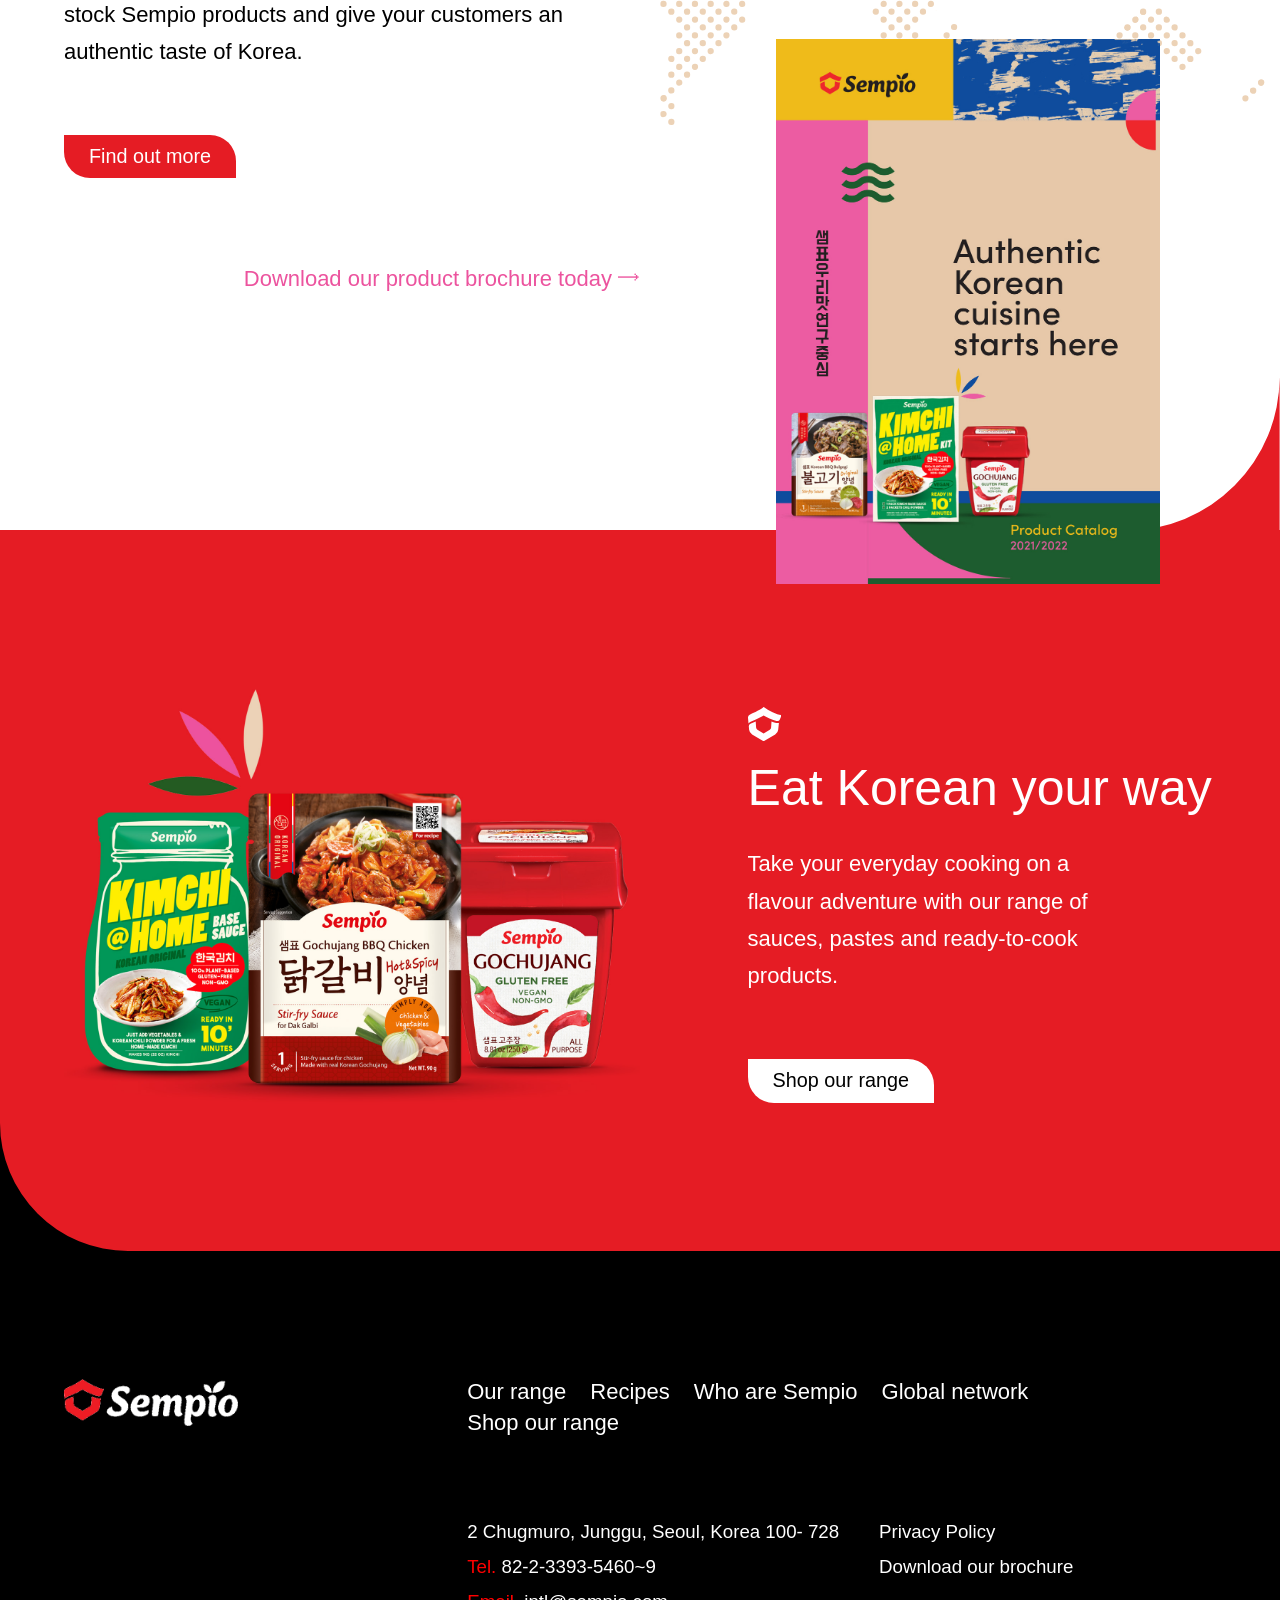
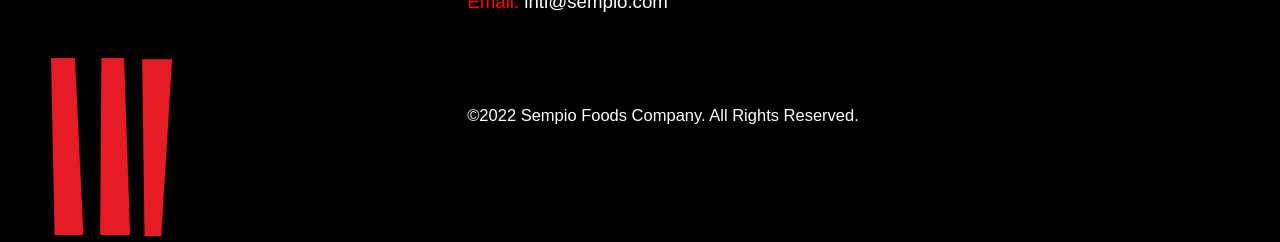
<file: Sempio/index.html>
<!DOCTYPE html>
<html lang="ko">
  <head>
    <meta charset="utf-8">
    <title>Sempio</title>
    <meta name="viewport" content="width=device-width, initial-scale=1, maximum-scale=1, minimum-scale=1, user-scalable=no">
    <link rel="stylesheet" href="./css/style.min.css">
    <script type="text/javascript" src="./js/jquery.min.js"></script>
    <script type="text/javascript" src="./js/common.js"></script>
  </head>
  <body>
    <a href="#header" class="back-to-top"><div class="bg-back"></div></a>
    <div id="wrap">
      <header id="header">
        <div class="wrapping">
          <div id="top-logo">
            <a href="#">
              <img src="./img/footer-logo.png" alt="logo">
              <img src="./img/logo.png" alt="logo">
            </a>
          </div>
          <nav id="top-nav">
            <ul>
              <li><a href="./our_range/our_range.html">Our range</a></li>
              <li><a href="./Recipes/recipes.html">Recipes</a></li>
              <li><a href="./who_are_sempio/who_are_sempio.html">Who are Sempio</a></li>
              <li><a href="./global_network/global_network.html">Global network</a></li>
              <li><a href="#">Shop our range</a></li>
            </ul>
          </nav>
        </div>
        <span id="click-header"><span></span><span></span><span></span></span>
      </header>
      <main>
        <section class="section1 mainpage">
          <div class="back-bg">
            <svg class="product-bg" xmlns="http://www.w3.org/2000/svg" width="962.733" height="627.781" viewBox="0 0 962.733 627.781">
              <path id="Union_3" data-name="Union 3" d="M1081.364-627.882c167.219-7.1,300.661-144.717,301.02-313.6h1.068V-313.7l-962.733,0c0-173.517,140.662-314.178,314.183-314.178Z" fill="#edb92d" transform="translate(-420.719 941.482)"></path>
            </svg>
          </div>
          <div class="wrapping">
            <div class="inner">
              <h1>Korea<i>'</i>s favorites.<br>Your kitchen</h1>
              <p>Let's bring kimchi home! The Kimchi @ Home Kit comes with everything needed to prepare 100% plant based kimchi at home in just ten minutes!</p>
              <div class="btn-group">
                <a class="btn" href="#">Our @ Home Kit</a>
                <a href="#">Explore our range  ⟶</a>
              </div>
            </div>
            <div class="inner">
              <img src="./img/section1/hero-chilli.svg" alt="chilli">
              <img src="./img/section1/hero-leafs.svg" alt="leafs">
              <img src="./img/section1/hero-veg.svg" alt="veg">
              <img src="./img/section1/Kimchi-at-home-With-Shadow-1.png" alt="kimchi">
            </div>
          </div>
        </section>
        <section class="section2 mainpage">
          <div class="back-bg">
            <svg class="wedge" xmlns="http://www.w3.org/2000/svg" width="179.416" height="179.416" viewBox="0 0 179.416 179.416">
              <path id="Path_7500" data-name="Path 7500" d="M596.006,255.186l0,179.416-179.416,0A179.413,179.413,0,0,1,596.006,255.186Z" transform="translate(596.008 434.602) rotate(180)" fill="#ec539e"></path>
            </svg>
            <svg class="corner-bottom" xmlns="http://www.w3.org/2000/svg" width="139.523" height="139.524" viewBox="0 0 139.523 139.524">
              <path id="Path_8633" data-name="Path 8633" d="M40.877,272.734V412.258H180.4A139.524,139.524,0,0,1,40.877,272.734Z" transform="translate(-40.877 -272.734)"></path>
            </svg>
          </div>
          <div class="wrapping">
            <div class="inner">
              <p>Korean-inspired recipes</p>
            </div>
            <div class="inner">
              <a href="./Recipes/recipes.html">Explore recipes</a>
              <div id="carousel-wrap">
                <div id="carousel-prev" class="slide-btn"></div>
                <div id="carousel-next" class="slide-btn"></div>
                <div  id="carousel">
                  <div id="carousel-inner">
                    <ul class="column">
                      <li>
                        <a href="#" style="background-image: url('./img/section2/patties-port.jpg')">
                          <div class="product-card">Kalbi Sauce</div>
                          <div class="recipes-card-title"><p>Grilled Short Rib Patties</p></div>
                          <div class="shadow-box"></div>
                        </a>
                      </li>
                      <li>
                        <a href="#" style="background-image: url('./img/section2/gochujang-dak-galbi-port.jpg')">
                          <div class="product-card">Gochujang Gluten Free</div>
                          <div class="recipes-card-title"><p>Dak-galbi</p></div>
                          <div class="shadow-box"></div>
                        </a>
                      </li>
                      <li>
                        <a href="#" style="background-image: url('./img/section2/soy-leek-potato-soup-port.jpg')">
                          <div class="product-card">Soy sauce</div>
                          <div class="recipes-card-title"><p>Potato & Leek Cream Soup</p></div>
                          <div class="shadow-box"></div>
                        </a>
                      </li>
                      <li>
                        <a href="#" style="background-image: url('./img/section2/gochujang-lemon-cold-pasta-port.jpg')">
                          <div class="product-card">Gochujang with Lemon</div>
                          <div class="recipes-card-title"><p>Cold Spice Pasta</p></div>
                          <div class="shadow-box"></div>
                        </a>
                      </li>
                      <li>
                        <a href="#" style="background-image: url('./img/section2/tteokbokki-port.jpg')">
                          <div class="product-card">Tteokbokki Sauce Sweet & Spicy</div>
                          <div class="recipes-card-title"><p>Theokbokki</p></div>
                          <div class="shadow-box"></div>
                        </a>
                      </li>
                      <li>
                        <a href="#" style="background-image: url('./img/section2/soy-veg-tempura-port.jpg')">
                          <div class="product-card">Oil-free Vinaigrette</div>
                          <div class="recipes-card-title"><p>Vegetable Tempura</p></div>
                          <div class="shadow-box"></div>
                        </a>
                      </li>
                      <li>
                        <a href="#" style="background-image: url('./img/section2/soy-halibut-port.jpg')">
                          <div class="product-card">Oil-free Vinaigrette</div>
                          <div class="recipes-card-title"><p>Halibut Ceviche</p></div>
                          <div class="shadow-box"></div>
                        </a>
                      </li>
                      <li>
                        <a href="#" style="background-image: url('./img/section2/gochujang-lemon-prawns-port.jpg')">
                          <div class="product-card">Gochujang with Lemon</div>
                          <div class="recipes-card-title"><p>Prawns with Gochujang Cocktail Sauce</p></div>
                          <div class="shadow-box"></div>
                        </a>
                      </li>
                      <li>
                        <a href="#" style="background-image: url('./img/section2/soy-mussels-port.jpg')">
                          <div class="product-card">Soy Sauce</div>
                          <div class="recipes-card-title"><p>White Wine Mussels</p></div>
                          <div class="shadow-box"></div>
                        </a>
                      </li>
                      <li>
                        <a href="#" style="background-image: url('./img/section2/japchae-5.png')">
                          <div class="product-card">Japchae Sauce</div>
                          <div class="recipes-card-title"><p>Japchae</p></div>
                          <div class="shadow-box"></div>
                        </a>
                      </li>
                    </ul>
                  </div>
                </div>
              </div>
            </div>
          </div>
        </section>
        <section class="section3 mainpage">
          <div class="back-bg">
            <img src="./img/section3/sempio-writing.svg" alt="sempio-writing">
            <img src="./img/section3/yellow-pattern-alt.svg" alt="yellow-pattern">
          </div>
          <div class="wrapping">
            <div class="inner">
              <ul>
                <li>
                  <img src="./img/section3/intro-image-01.jpg" alt="intro-image01">
                </li>
                <li>
                  <img src="./img/section3/intro-image-02.jpg" alt="intro-image02">
                </li>
                <li>
                  <img src="./img/section3/intro-image-03.jpg" alt="intro-image03">
                </li>
              </ul>
            </div>
            <div class="inner">
              <h2>A rich history of flavour</h2>
              <p>Brought to life in 1946, Sempio remain Korea’s number one household brand. Made popular by our soy sauce and kimchi, we specialize in authentic fermented foods. Now, we are on a mission to bring Korean flavors to your kitchen, whether through traditional Korean recipes, or a Korean-inspired twist to your family favorites.</p>
              <a class="btn" href="./who_are_sempio/who_are_sempio.html">Who are Sempio</a>
            </div>
          </div>
        </section>
        <section class="section4 mainpage">
          <div class="back-bg">
            <a href="https://www.globalsempio.com/wp-content/uploads/2021/09/Sempio-Brochure_compressed.pdf" target="_blank"><img src="./img/section4/Sempio-Brochure-Cover.jpg" alt="sempio-brochure-cover"></a>
            <a href="https://www.globalsempio.com/wp-content/uploads/2021/09/Sempio-Brochure_compressed.pdf" target="_blank">Download our product brochure today   ⟶</a>
            <svg class="corner" xmlns="http://www.w3.org/2000/svg" width="139.523" height="139.524" viewBox="0 0 139.523 139.524">
              <path id="Path_8633" data-name="Path 8633" d="M40.877,272.734V412.258H180.4A139.524,139.524,0,0,1,40.877,272.734Z" transform="translate(-40.877 -272.734)"></path>
            </svg>
          </div>
          <div class="wrapping">
            <div class="inner">
              <h3>Discover our network of distributors</h2>
              <p>Find Sempio products wherever you are. Our global network of domestic distributors make it easy for you to stock Sempio products and give your customers an authentic taste of Korea.</p>
              <a class="btn" href="./global_network/global_network.html">Find out more</a>
            </div>
          </div>
        </section>
        <section class="section5 mainpage">
          <div class="back-bg">
            <svg class="corner" xmlns="http://www.w3.org/2000/svg" width="139.523" height="139.524" viewBox="0 0 139.523 139.524">
              <path id="Path_8633" data-name="Path 8633" d="M40.877,272.734V412.258H180.4A139.524,139.524,0,0,1,40.877,272.734Z" transform="translate(-40.877 -272.734)"></path>
            </svg>
          </div>
          <div class="wrapping">
            <div class="inner">
              <img src="./img/section5/Range.jpg" alt="range">
            </div>
            <div class="inner">
              <svg xmlns="http://www.w3.org/2000/svg" width="33.712" height="34.3" viewBox="0 0 33.712 34.3">
                <g id="Group_130" data-name="Group 130" transform="translate(0.012 -0.1)">
                  <g id="Group_128" data-name="Group 128">
                    <path id="Path_335" data-name="Path 335" d="M29.6,14.2a2.428,2.428,0,0,0,2.1-1.4l2-4.6c-3.4.2-13.1-4.3-18-8.1C10.8,3.9,3.5,6.8,1.7,7.8A3.246,3.246,0,0,0,0,11l.5,5.7A2.857,2.857,0,0,1,2.2,15c6.1-2.7,8.6-3.5,13.4-6.4C20.4,11.4,27.1,14.2,29.6,14.2Z" fill="#fff"></path>
                  </g>
                  <g id="Group_129" data-name="Group 129">
                    <path id="Path_336" data-name="Path 336" d="M30.9,16l-.7,6.8a6.088,6.088,0,0,1-3,4.7L15.6,34.4,4.1,27.5a6.353,6.353,0,0,1-3-4.7L.8,19.6a2.724,2.724,0,0,1,1.6-2.7l5.3-2.3.4,6a3.158,3.158,0,0,0,1.3,2.2l6.2,3.7,6.2-3.7a2.563,2.563,0,0,0,1.3-2.2l.4-6C27.3,16,29.4,16.5,30.9,16Z" fill="#fff"></path>
                  </g>
                </g></svg>
              <h3>Eat Korean your way</h2>
              <p>Take your everyday cooking on a flavour adventure with our range of sauces, pastes and ready-to-cook products.</p>
              <a class="btn" href="#">Shop our range</a>
            </div>
          </div>
        </section>
      </main>
      <footer id="footer">
        <div class="footer-bg">
          <svg class="lines" xmlns="http://www.w3.org/2000/svg" width="121.09" height="178.335" viewBox="0 0 121.09 178.335">
            <path id="Path_5767" data-name="Path 5767" d="M-8776.938,633.992h-28.754l-3.606-177.137h23.946Z" transform="translate(8809.299 -456.855)" fill="#e51c24"></path>
            <path id="Path_5766" data-name="Path 5766" d="M-8776.359,456.855h22.742l6.01,177.137h-29.955Z" transform="translate(8826.729 -456.855)" fill="#e51c24"></path>
            <path id="Path_5765" data-name="Path 5765" d="M-8731.336,634.766h-16.732l-2.4-177.137h29.955Z" transform="translate(8841.607 -456.43)" fill="#e51c24"></path>
          </svg>
        </div>
        <div class="wrapping">
          <div class="footer-logo inner">
            <img src="./img/footer-logo.png" alt="logo">
          </div>
          <div class="footer-main inner">
            <nav id="footer-nav">
              <ul>
                <li><a href="#">Our range</a></li>
                <li><a href="#">Recipes</a></li>
                <li><a href="#">Who are Sempio</a></li>
                <li><a href="#">Global network</a></li>
                <li><a href="#">Shop our range</a></li>
              </ul>
            </nav>
            <div class="information">
              <div class="footer-main-left">
                <p>2 Chugmuro, Junggu, Seoul, Korea 100- 728</p>
                <p><span>Tel. </span>82-2-3393-5460~9</p>
                <p><span>Email. </span><a href="mailto:intl@sempio.com">intl@sempio.com</a></p>
              </div>
              <div class="footer-main-right">
                <a href="#">Privacy Policy</a>
                <a href="#">Download our brochure</a>
              </div>
            </div>
            <div class="copyright">
              &copy;2022 Sempio Foods Company. All Rights Reserved.
            </div>
          </div>
        </div>
      </footer>
      <div id="shop-our-range">
        <div class="close-btn">Close ✕</div>
        <div class="global-amazon">
          <svg xmlns="http://www.w3.org/2000/svg" width="33.712" height="34.3" viewBox="0 0 33.712 34.3">
            <g id="Group_130" data-name="Group 130" transform="translate(0.012 -0.1)">
              <g id="Group_128" data-name="Group 128">
                <path id="Path_335" data-name="Path 335" d="M29.6,14.2a2.428,2.428,0,0,0,2.1-1.4l2-4.6c-3.4.2-13.1-4.3-18-8.1C10.8,3.9,3.5,6.8,1.7,7.8A3.246,3.246,0,0,0,0,11l.5,5.7A2.857,2.857,0,0,1,2.2,15c6.1-2.7,8.6-3.5,13.4-6.4C20.4,11.4,27.1,14.2,29.6,14.2Z" fill="#fff"></path>
              </g>
              <g id="Group_129" data-name="Group 129">
                <path id="Path_336" data-name="Path 336" d="M30.9,16l-.7,6.8a6.088,6.088,0,0,1-3,4.7L15.6,34.4,4.1,27.5a6.353,6.353,0,0,1-3-4.7L.8,19.6a2.724,2.724,0,0,1,1.6-2.7l5.3-2.3.4,6a3.158,3.158,0,0,0,1.3,2.2l6.2,3.7,6.2-3.7a2.563,2.563,0,0,0,1.3-2.2l.4-6C27.3,16,29.4,16.5,30.9,16Z" fill="#fff"></path>
              </g>
            </g></svg>
          <p>Start cooking Korean inspired dishes.</p>
          <p>Shop our range now:</p>
          <a href="#" class="btn">Amazon UK</a>
          <span>or</span>
          <a href="#" class="btn">Amazon US</a>
        </div>
      </div>
    </div>
  </body>
</html>
</file>
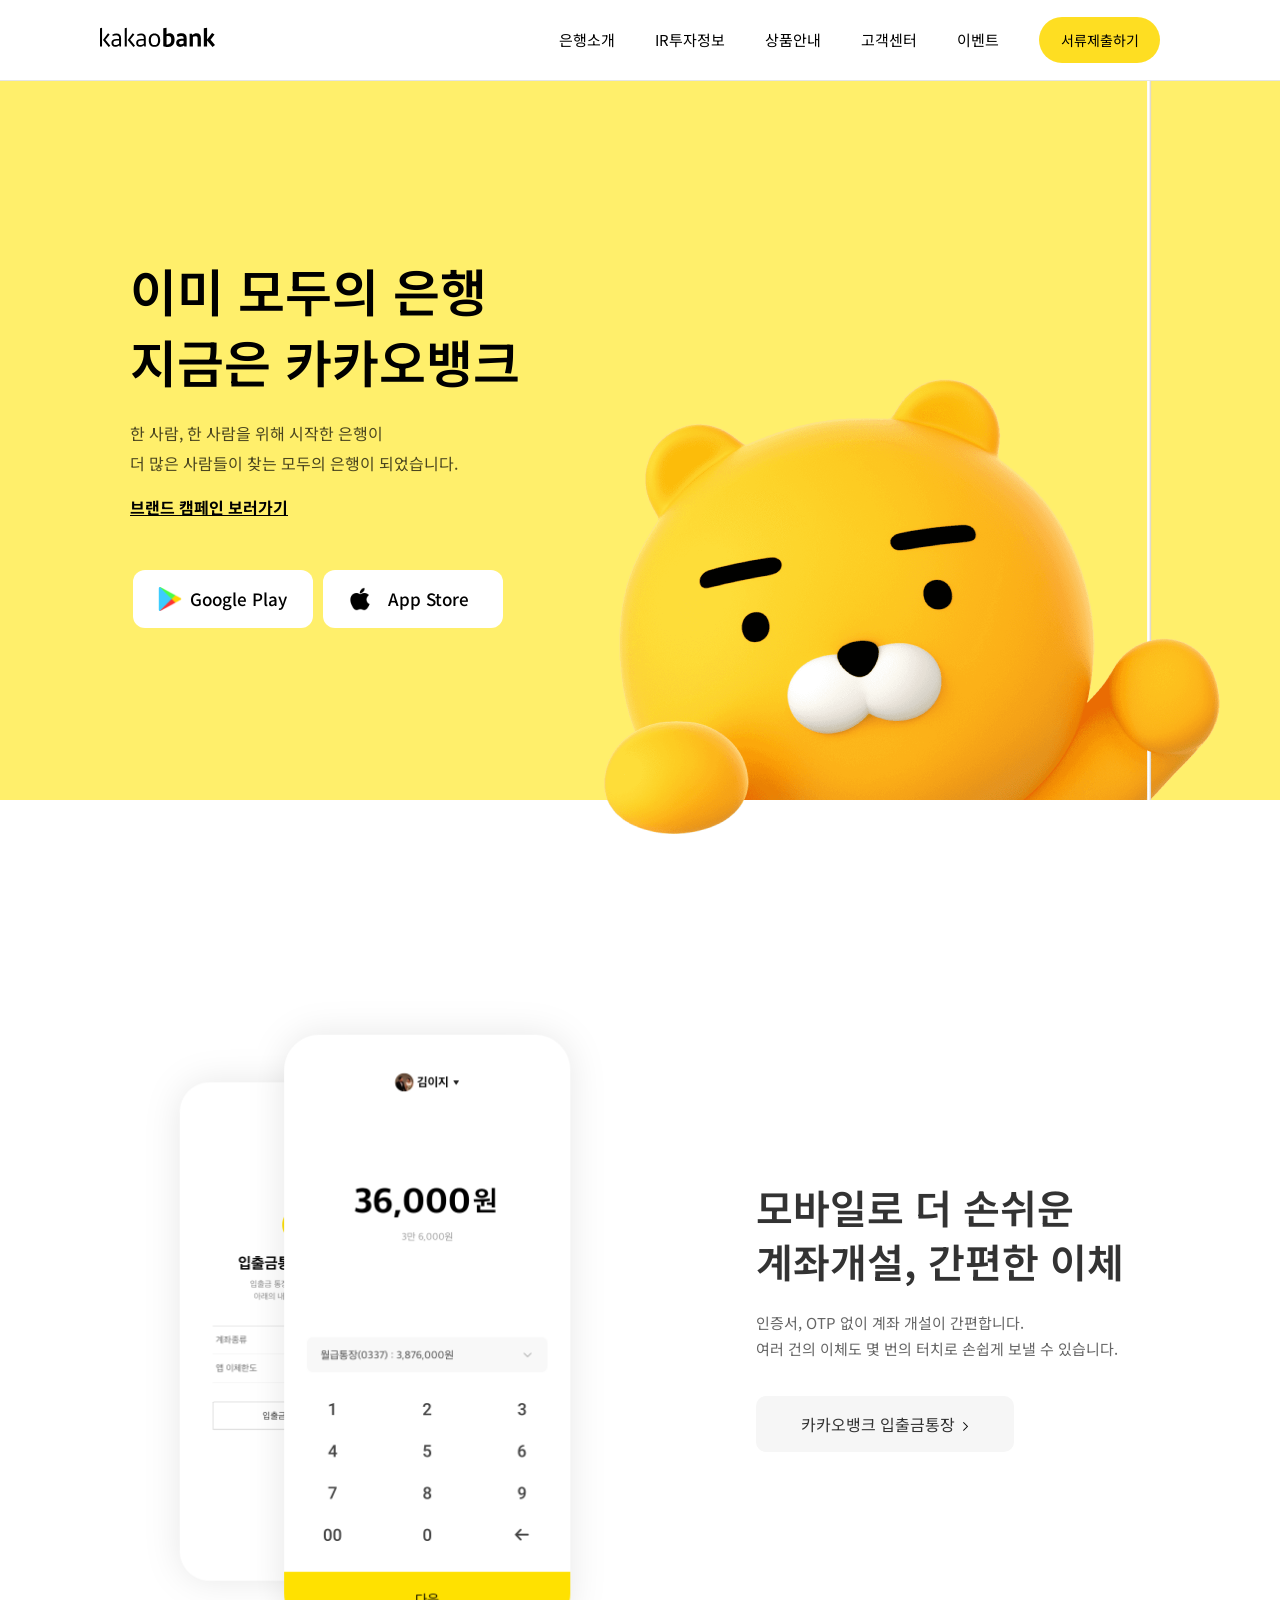
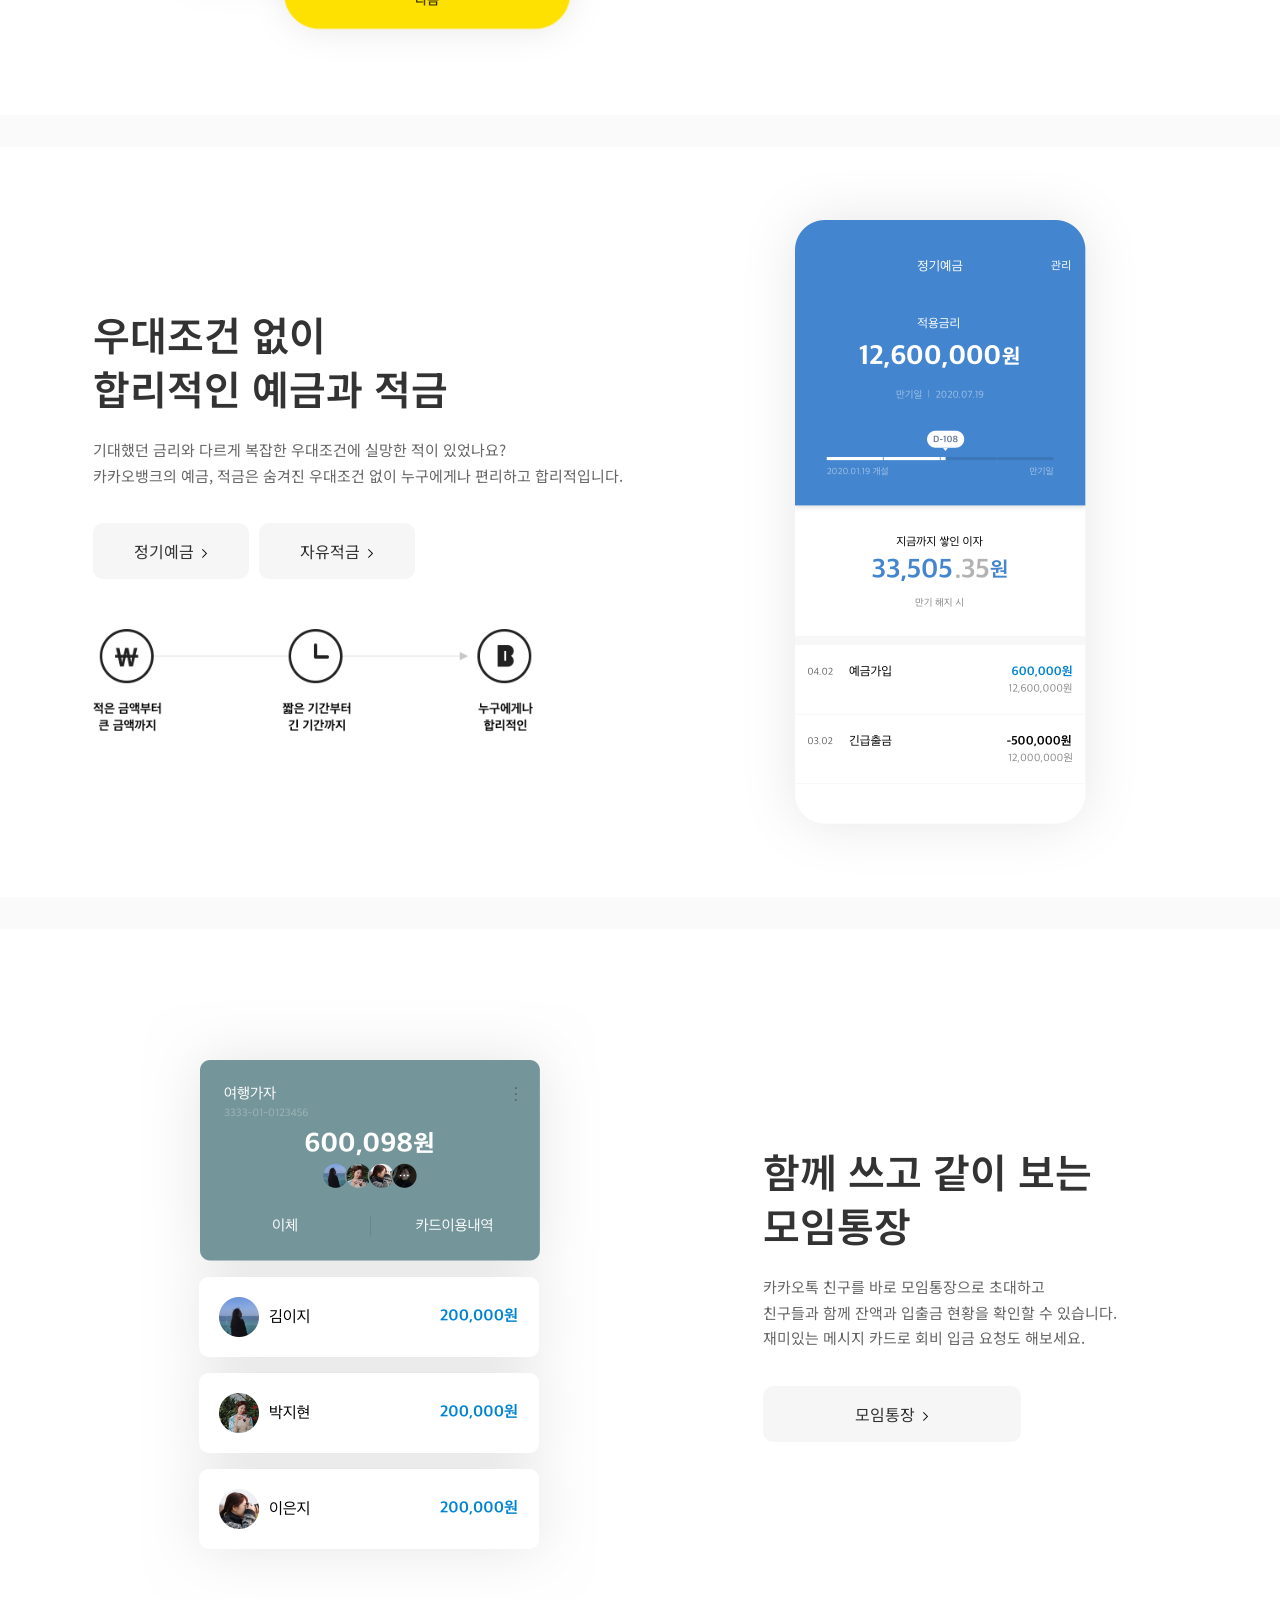
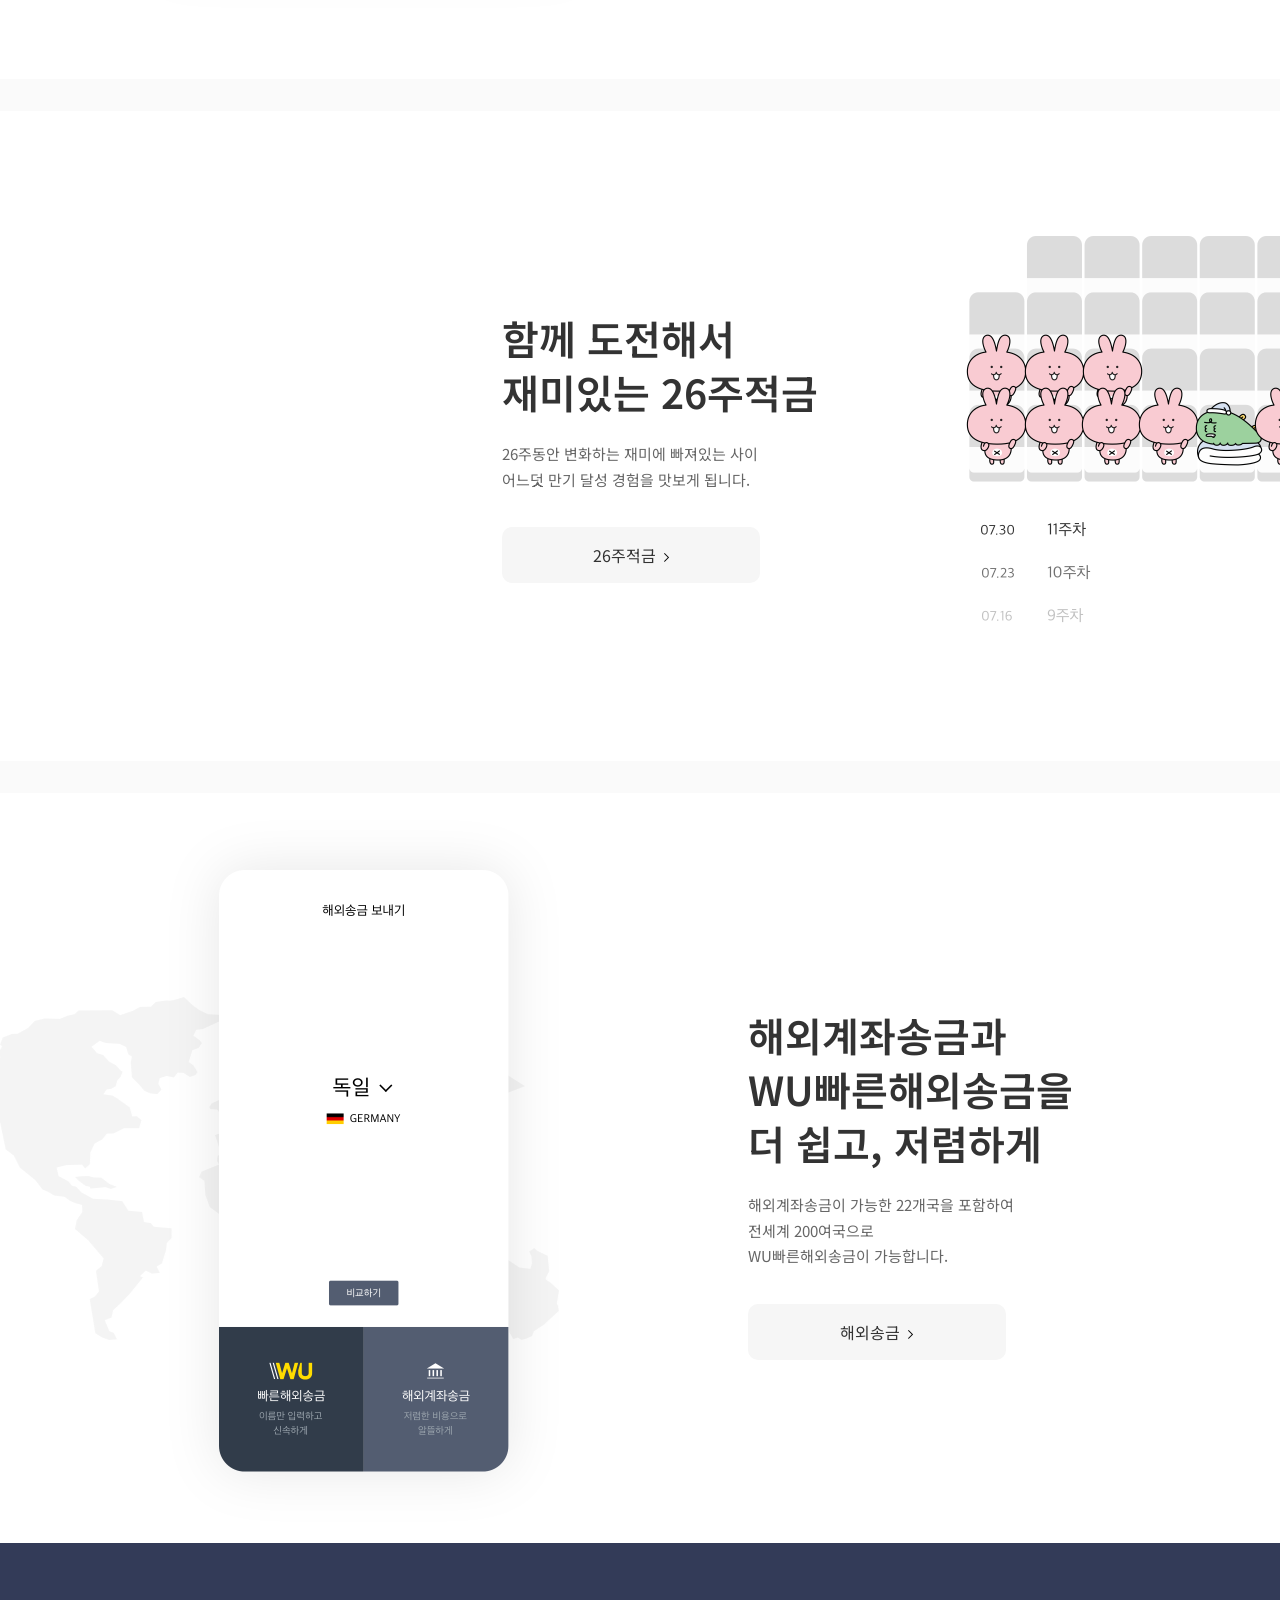
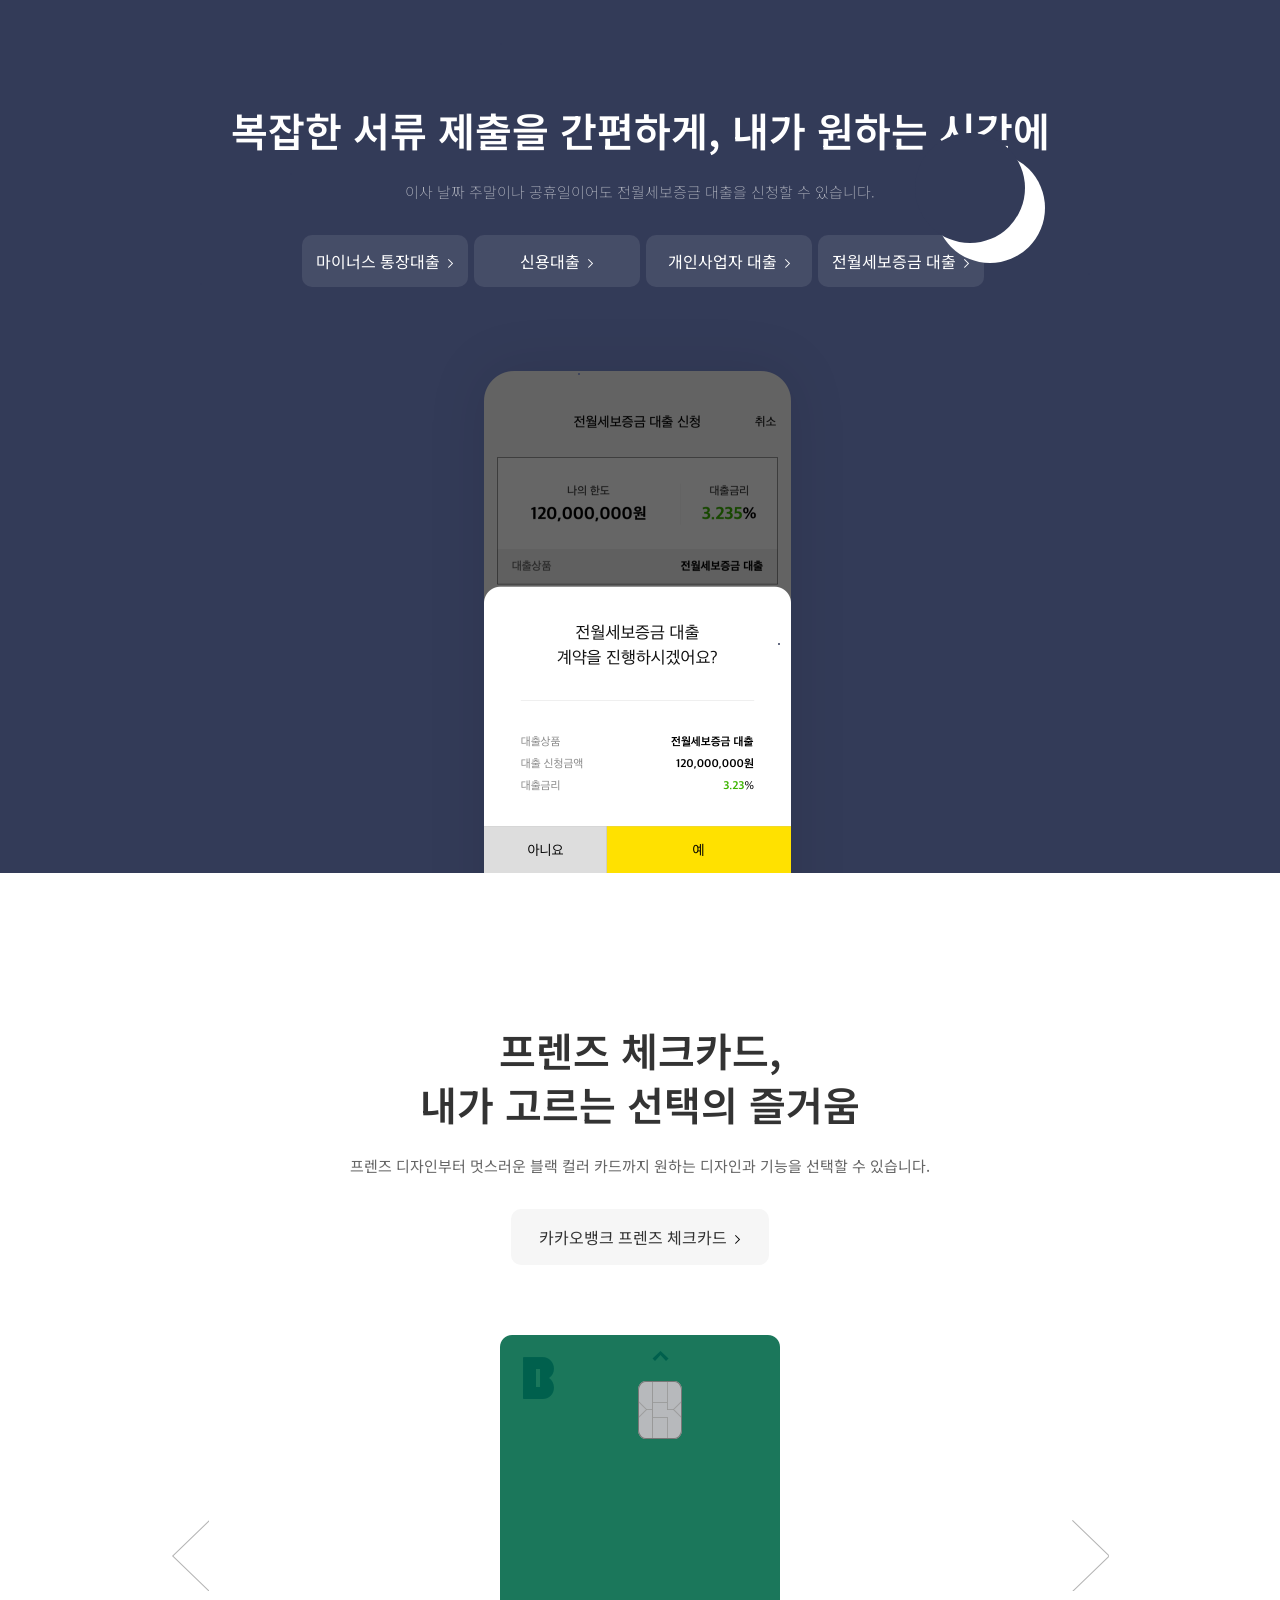
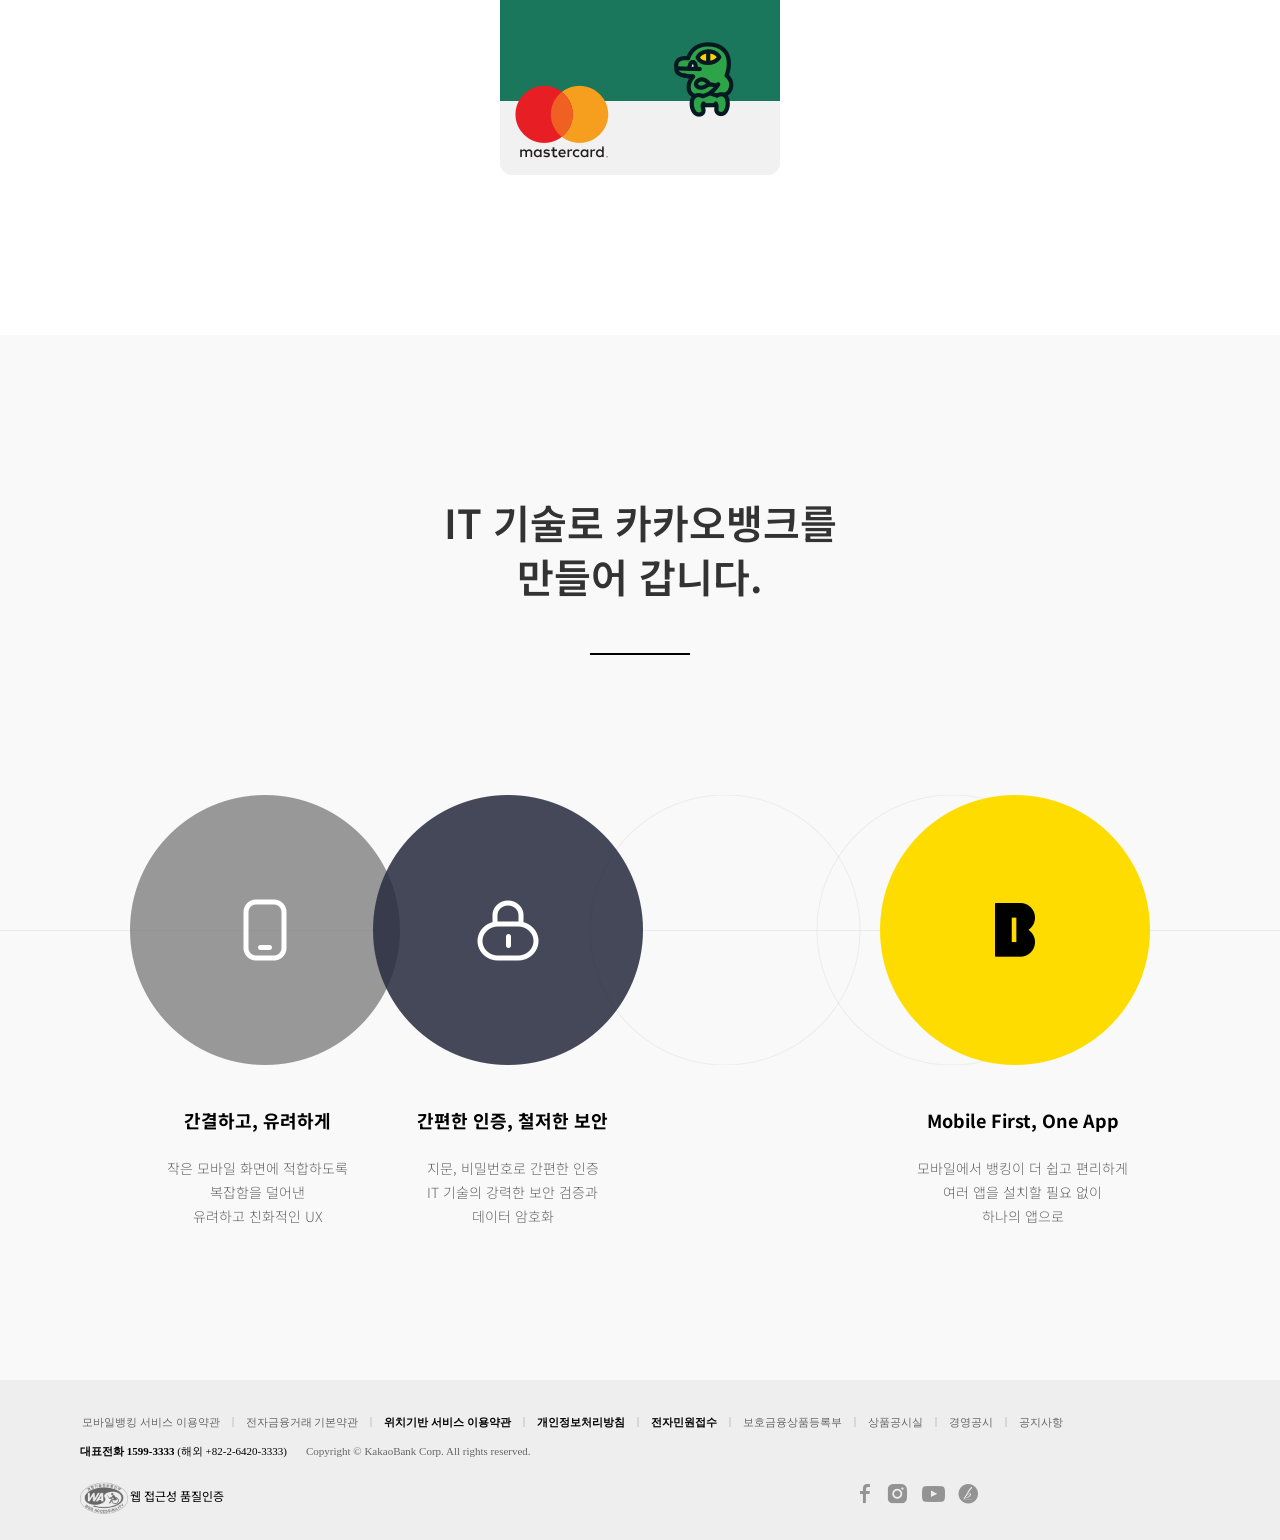
<file: 카카오뱅크_코딩/index.html>
<!DOCTYPE html>
<html lang="ko">
  <head>
    <meta charset="utf-8">
    <meta name="viewport" content="width=device-width, initial-scale=1, minimum-scale=1, maximum-scale=1, user-scalable=no">
    <title>카카오뱅크</title>
    <link rel="stylesheet" href="./css/initial.min.css">
    <link rel="stylesheet" href="./css/default.css">
    <link rel="stylesheet" href="./css/style.css">
  </head>
  <body>
    <!-- 헤더 영역 -->
    <div id="wrap">
      <header id="header">
        <div class="h-inner">
          <div id="logo">
            <h1><a href="#"><img src="./img/logo_black.svg" alt="kakaobank"></a></h1>
          </div>
          <div class="inner">
            <ul id="gnb">
              <li><a href="#">은행소개</a></li>
              <li><a href="#">IR투자정보</a></li>
              <li><a href="#">상품안내</a></li>
              <li><a href="#">고객센터</a></li>
              <li><a href="#">이벤트</a></li>
            </ul>
            <div class="btn-box">
              <div class="btn"><a href="#">서류제출하기</a></div>
            </div>
          </div>
        </div>
      </header>
    </div>
    <!-- 메인베너 영역 -->
    <div id="mainbanner">
      <div class="maininner">
        <div class="inner">
          <div class="maintext">
            <p class="maintitle">이미 모두의 은행<br>지금은 카카오뱅크</p>
            <p class="subtitle">
              한 사람, 한 사람을 위해 시작한 은행이<br>더 많은 사람들이 찾는 모두의 은행이 되었습니다.
            </p>
            <a class="subtitle" href="#"><u>브랜드 캠페인 보러가기</u></a>
            <div class="store">
              <a href="#" class="common-btn"><img src="./img/playstore.webp" alt="playstore">Google Play</a>
              <a href="#" class="common-btn"><img src="./img/apple.png" alt="apple">App Store</a>
            </div>
          </div>
        </div>
      </div>
    </div>
    <!-- 컨텐츠 영역 -->
    <div id="container">
      <!-- 첫번째 섹션 -->
      <section id="first">
        <div class="inner">
          <div class="box img"></div><!-- 이미지 영역 -->
          <div class="box"><!-- 텍스트 영역 -->
            <div class="text-box">
              <h2>모바일로 더 손쉬운<br>계좌개설, 간편한 이체</h2>
              <div class="subtitle">인증서, OTP 없이 계좌 개설이 간편합니다.<br>여러 건의 이체도 몇 번의 터치로 손쉽게 보낼 수 있습니다.</div>
              <a href="#" class="common-btn">카카오뱅크 입출금통장<img src="./img/home_arr.png" alt="arrow"></a>
            </div>
          </div>
        </div>
      </section>
      <!-- 구분 영역 -->
      <div id="divide"></div>
      <!-- 두번째 섹션 -->
      <section id="second">
        <div class="inner">
          <div class="box"><!-- 텍스트 영역 -->
            <div class="text-box">
              <h2>우대조건 없이<br>합리적인 예금과 적금</h2>
              <div class="subtitle">기대했던 금리와 다르게 복잡한 우대조건에 실망한 적이 있었나요?
                <br>카카오뱅크의 예금, 적금은 숨겨진 우대조건 없이 누구에게나 편리하고 합리적입니다.
              </div>
              <a href="#" class="common-btn">정기예금<img src="./img/home_arr.png" alt="arrow"></a>
              <a href="#" class="common-btn">자유적금<img src="./img/home_arr.png" alt="arrow"></a>
              <div class="smi-box"></div>
            </div>
          </div>
          <div class="box img"></div><!-- 이미지 영역 -->
        </div>
      </section>
      <!-- 구분 영역 -->
      <div id="divide"></div>
      <!-- 세번째 섹션 -->
      <section id="third">
        <div class="inner">
          <div class="box img"></div><!-- 이미지 영역 -->
          <div class="box"><!-- 텍스트 영역 -->
            <div class="text-box">
              <h2>함께 쓰고 같이 보는<br>모임통장</h2>
              <div class="subtitle">
                카카오톡 친구를 바로 모임통장으로 초대하고
                <br>친구들과 함께 잔액과 입출금 현황을 확인할 수 있습니다.
                <br>재미있는 메시지 카드로 회비 입금 요청도 해보세요.
              </div>
              <a href="#" class="common-btn">모임통장<img src="./img/home_arr.png" alt="arrow"></a>
            </div>
          </div>
        </div>
      </section>
      <!-- 구분 영역 -->
      <div id="divide"></div>
      <!-- 네번째 섹션 -->
      <section id="fourth">
        <div class="inner">
          <div class="box"><!-- 텍스트 영역 -->
            <div class="text-box">
              <h2>함께 도전해서<br>재미있는 26주적금</h2>
              <div class="subtitle">26주동안 변화하는 재미에 빠져있는 사이
                <br>어느덧 만기 달성 경험을 맛보게 됩니다.
              </div>
              <a href="#" class="common-btn">26주적금<img src="./img/home_arr.png" alt="arrow"></a>
            </div>
          </div>
          <div class="box img"></div><!-- 이미지 영역 -->
        </div>
      </section>
      <!-- 구분 영역 -->
      <div id="divide"></div>
      <!-- 다섯번째 섹션 -->
      <section id="fifth">
        <div class="inner">
          <div class="box img"></div><!-- 이미지 영역 -->
          <div class="box"><!-- 텍스트 영역 -->
            <div class="text-box">
              <h2>해외계좌송금과<br>WU빠른해외송금을<br>더 쉽고, 저렴하게</h2>
              <div class="subtitle">
                해외계좌송금이 가능한 22개국을 포함하여
                <br>전세계 200여국으로
                <br>WU빠른해외송금이 가능합니다.
              </div>
              <a href="#" class="common-btn">해외송금<img src="./img/home_arr.png" alt="arrow"></a>
            </div>
          </div>
        </div>
      </section>
      <!-- 여섯번째 섹션 -->
      <section id="sixth">
        <div class="inner">
          <h2>복잡한 서류 제출을 간편하게, 내가 원하는 시간에</h2>
          <div class="subtitle">이사 날짜 주말이나 공휴일이어도 전월세보증금 대출을 신청할 수 있습니다.</div>
          <ul>
            <li><a href="#" class="common-btn">마이너스 통장대출<img src="./img/home_arr2.png" alt="arrow"></a></li>
            <li><a href="#" class="common-btn">신용대출<img src="./img/home_arr2.png" alt="arrow"></a></li>
            <li><a href="#" class="common-btn">개인사업자 대출<img src="./img/home_arr2.png" alt="arrow"></a></li>
            <li><a href="#" class="common-btn">전월세보증금 대출<img src="./img/home_arr2.png" alt="arrow"></a></li>
          </ul>
          <div class="loan-img"></div>
          <div class="moon">
            <div class="white-moon"></div>
            <div class="shadow"></div>
          </div>
          <div class="star">
            <ul>
              <li></li>
              <li></li>
              <li></li>
              <li></li>
              <li></li>
              <li></li>
              <li></li>
            </ul>
          </div>
        </div>
      </section>
      <!-- 일곱번째 섹션 -->
      <section id="seventh">
        <div class="inner">
          <h2>프렌즈 체크카드,<br>내가 고르는 선택의 즐거움</h2>
          <div class="subtitle">프렌즈 디자인부터 멋스러운 블랙 컬러 카드까지 원하는 디자인과 기능을 선택할 수 있습니다.</div>
          <a href="#" class="common-btn">카카오뱅크 프렌즈 체크카드<img src="./img/home_arr.png" alt="arrow"></a>
          <div class="slide">
            <div class="arrow-left"><a href=""></a></div>
            <div class="card-img"><a href=""></a></div>
            <div class="arrow-right"><a href=""></a></div>
          </div>
        </div>
      </section>
      <!-- 여덟번째 섹션 -->
      <section id="eighth">
        <div class="inner">
          <h2>IT 기술로 카카오뱅크를<br>만들어 갑니다.</h2>
          <div class="titlebar"></div>
          <div class="middlebar"></div>
          <img src="./img/section_8/home_it.png" alt="home_it">
          <ul>
            <li>
              <h3>간결하고, 유려하게</h3>
              <p>작은 모바일 화면에 적합하도록<br>복잡함을 덜어낸<br>유려하고 친화적인 UX</p>
            </li>
            <li>
              <h3>간편한 인증, 철저한 보안</h3>
              <p>지문, 비밀번호로 간편한 인증<br>IT 기술의 강력한 보안 검증과<br>데이터 암호화</p>
            </li>
            <li></li>
            <li>
              <h3>Mobile First, One App</h3>
              <p>모바일에서 뱅킹이 더 쉽고 편리하게<br>여러 앱을 설치할 필요 없이<br>하나의 앱으로</p>
            </li>
          </ul>
        </div>
      </section>
    </div>
    <!-- 푸터 영역 -->
    <footer id="footer">
      <div class="inner">
        <div class="f-box">
          <ul>
            <li><a href="#">모바일뱅킹 서비스 이용약관</a></li>
            <li><a href="#">전자금융거래 기본약관</a></li>
            <li><a href="#"><strong>위치기반 서비스 이용약관</strong></a></li>
            <li><a href="#"><strong>개인정보처리방침</strong></a></li>
            <li><a href="#"><strong>전자민원접수</strong></a></li>
            <li><a href="#">보호금융상품등록부</a></li>
            <li><a href="#">상품공시실</a></li>
            <li><a href="#">경영공시</a></li>
            <li><a href="#">공지사항</a></li>
          </ul>
        </div>
        <div class="s-box">
          <ul>
            <li><strong>대표전화 1599-3333</strong> (해외 +82-2-6420-3333)</li>
            <li>Copyright &copy; KakaoBank Corp. All rights reserved.</li>
          </ul>
        </div>
        <div class="b-logo">
          <div class="b-img"></div>
          <a href="#">웹 접근성 품질인증</a>
        </div>
        <div class="familysite-logo">
          <ul>
            <li><a href="#"></a></li>
            <li><a href="#"></a></li>
            <li><a href="#"></a></li>
            <li><a href="#"></a></li>
          </ul>
        </div>
      </div>
    </footer>
  </body>
</html>
</file>
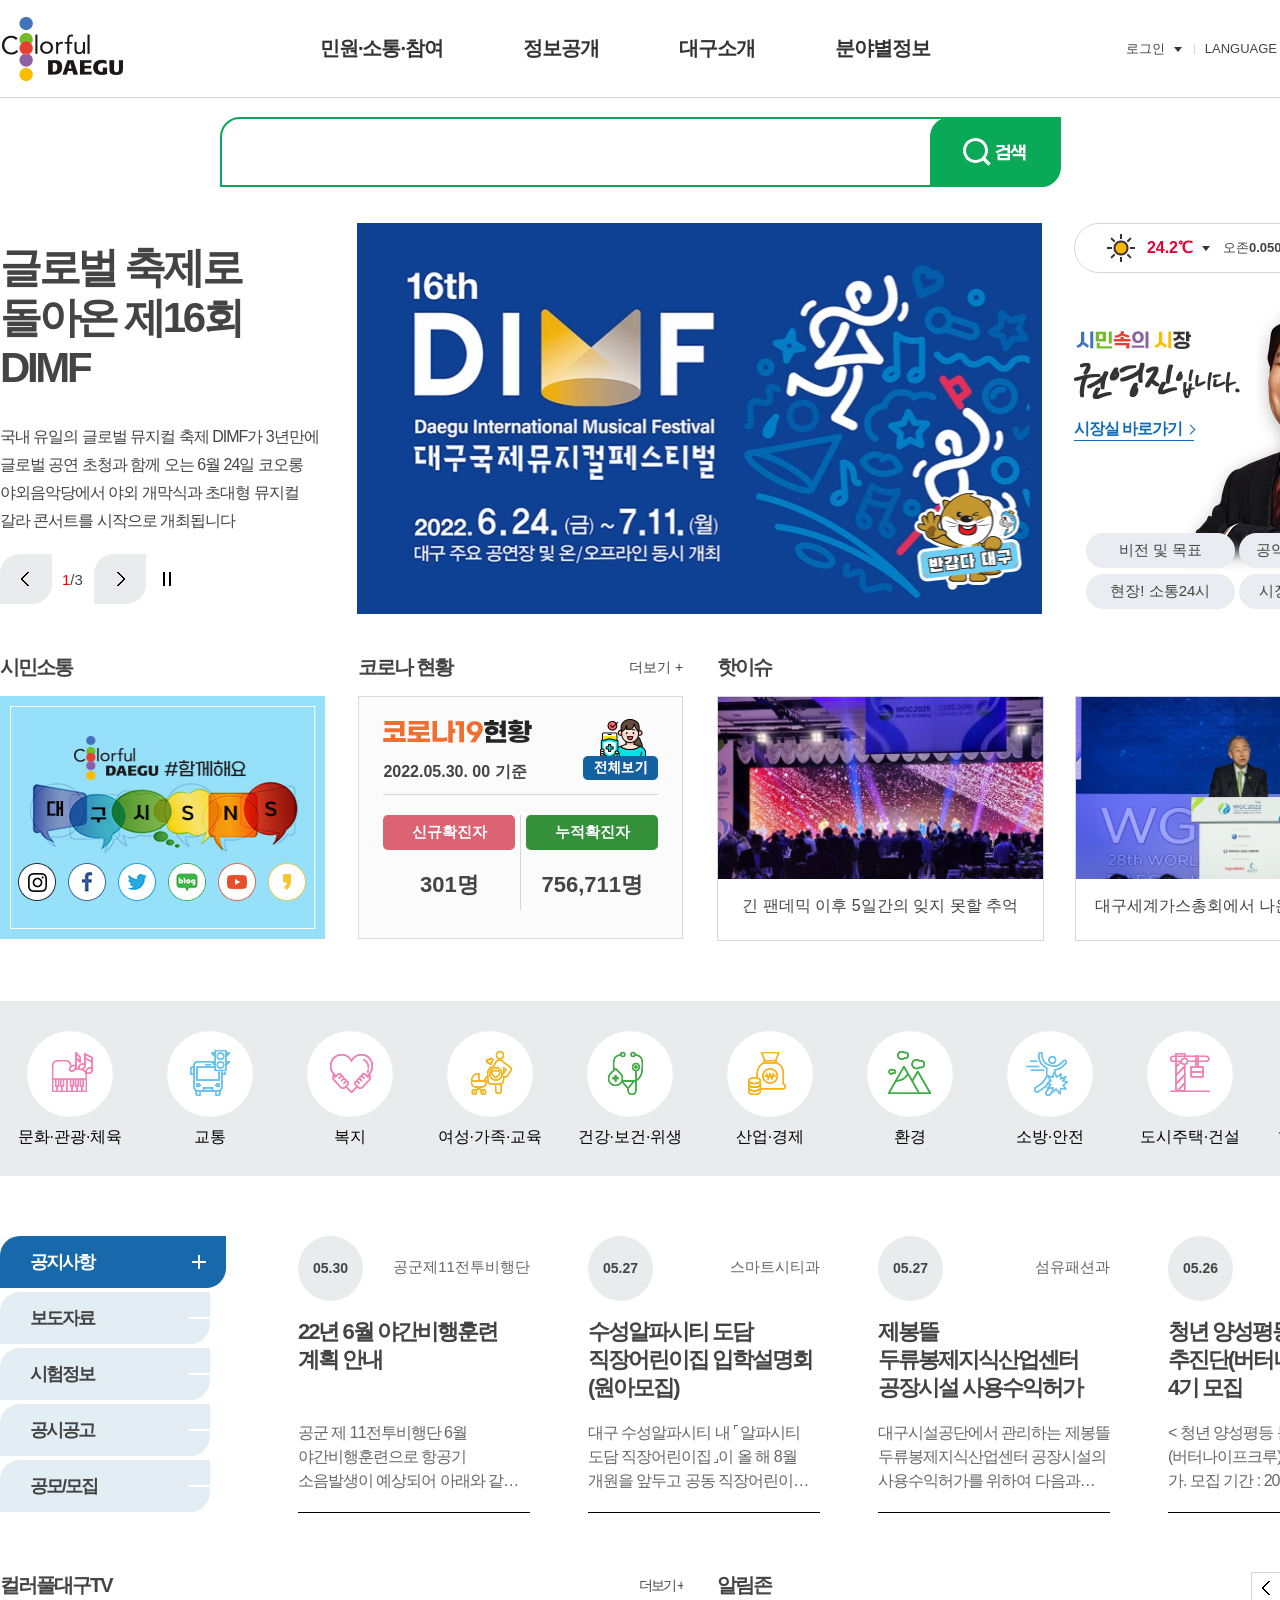
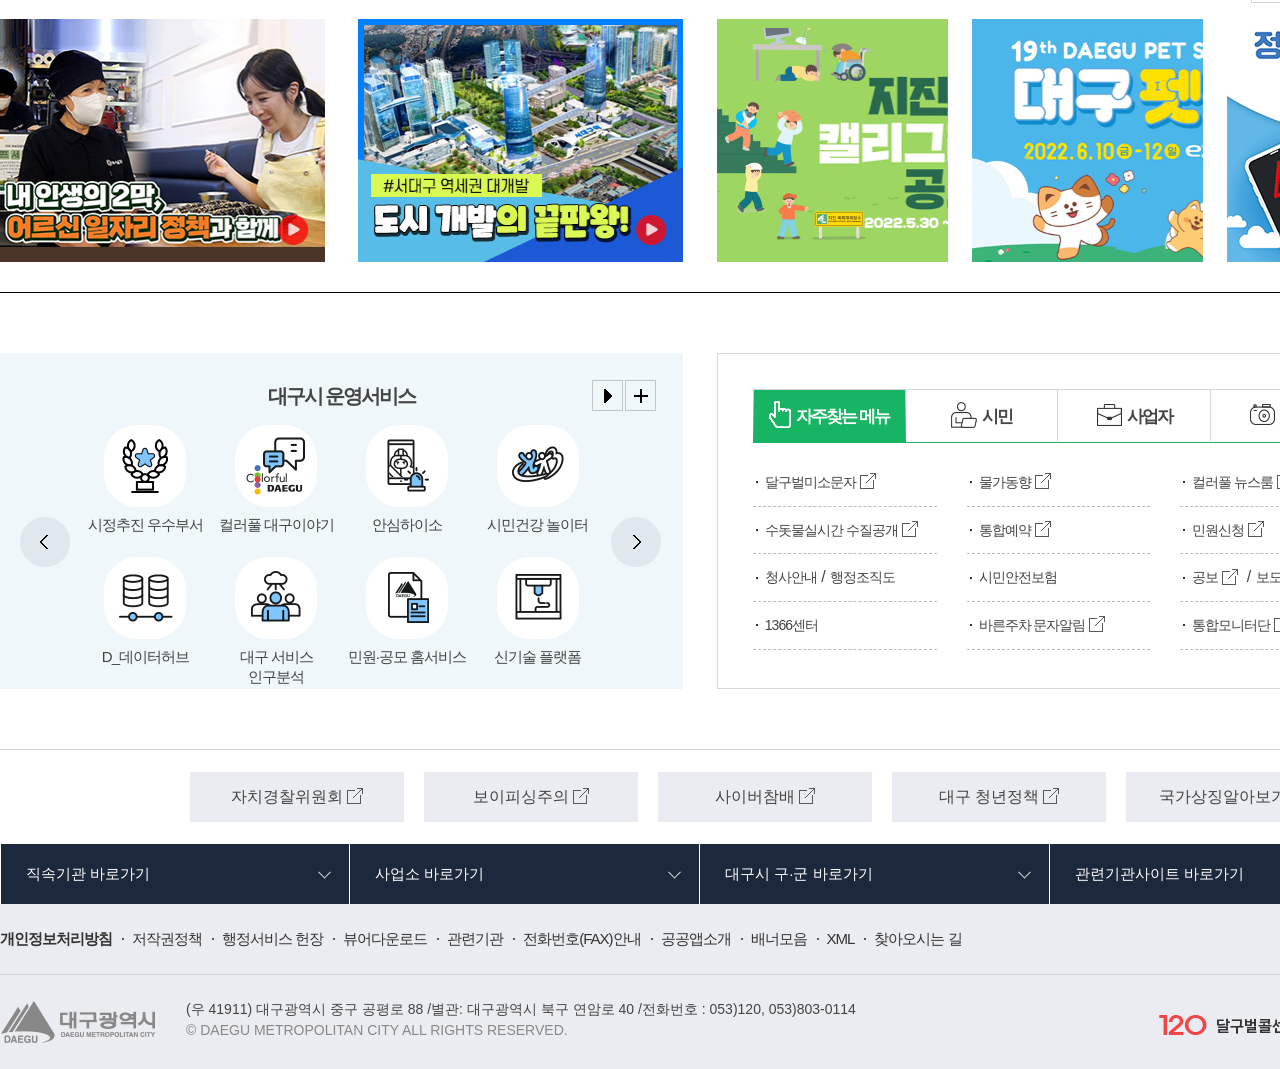
<file: Daegu/Daegu/index.html>
<!DOCTYPE html>
<html lang="ko">
  <head>
    <meta charset="utf-8">
    <title>Colorful Daegu</title>
    <meta name="viewport" content="width=device-width, initial-scale=1, maximum-scale=1, minimum-scale=1, user-scalable=no">
    <link rel="stylesheet" href="./css/style.min.css">
    <script type="text/javascript" src="./js/jquery.min.js"></script>
    <script type="text/javascript" src="./js/common.js"></script>
  </head>
  <body>
    <header id="header">
      <div class="gnb-hover">
        <div class="wrap">
          <div class="top-banner">
            <ul>
              <li><a href="#">민원·소통·참여</a></li>
              <li><a href="#">정보공개</a></li>
              <li><a href="#">대구소개</a></li>
              <li><a href="#">분야별정보</a></li>
            </ul>
          </div>
          <div class="content">
            <ul>
              <li><a href="#">민원안내</a></li>
              <li><a href="#">두드리소(민원/제안)</a></li>
              <li><a href="#">사이버추모관</a></li>
              <li><a href="#" class="href-icon">안전신문고</a></li>
              <li><a href="#">대구시민원탁회의</a></li>
              <li><a href="#">공익제보</a></li>
              <li><a href="#">공공재정 부정청구 신고</a></li>
              <li><a href="#">공직비리 익명신고</a></li>
              <li><a href="#">복지 및 인권옴부즈만</a></li>
              <li><a href="#">행정서비스 헌장</a></li>
              <li><a href="#">대구시민헌장</a></li>
              <li><a href="#">행복민원배심원제</a></li>
              <li><a href="#">시민 참여</a></li>
              <li><a href="#">지방분권</a></li>
              <li><a href="#">정책토론</a></li>
            </ul>
            <ul>
              <li><a href="#">행정정보공개</a></li>
              <li><a href="#">정책실명제</a></li>
              <li><a href="#">알림정보</a></li>
              <li><a href="#">통합자료실</a></li>
              <li><a href="#">공공저작물</a></li>
              <li><a href="#">공공데이터개방</a></li>
              <li><a href="#">계약정보</a></li>
              <li><a href="#">감사정보</a></li>
              <li><a href="#" class="href-icon">통계정보</a></li>
            </ul>
            <ul>
              <li><a href="#">시정비전</a></li>
              <li><a href="#">시청안내</a></li>
              <li><a href="#">일반현황</a></li>
              <li><a href="#">대구의 상징</a></li>
              <li><a href="#">스토리인대구</a></li>
              <li><a href="#">역사</a></li>
              <li><a href="#">컬러풀뉴스룸</a></li>
              <li><a href="#">교류도시</a></li>
            </ul>
            <ul>
              <li><a href="#">문화·관광·체육</a></li>
              <li><a href="#">교통</a></li>
              <li><a href="#">복지</a></li>
              <li><a href="#">여성·가족·교육</a></li>
              <li><a href="#">건강·보건·위생</a></li>
              <li><a href="#">산업·경제</a></li>
              <li><a href="#">환경</a></li>
              <li><a href="#">소방·안전</a></li>
              <li><a href="#">도시주택·건설</a></li>
              <li><a href="#">행정·재정·세정</a></li>
            </ul>
          </div>
        </div>
      </div>
      <div class="wrap">
        <div class="logo"><a href="#"></a></div>
        <div class="gnb-wrap">
          <ul id="gnb">
            <li>민원·소통·참여</li>
            <li>정보공개</li>
            <li>대구소개</li>
            <li>분야별정보</li>
          </ul>
        </div>
        <div class="util-wrap">
          <ul>
            <li class="notClickArea">
              <div class="login notClickArea">
                로그인
                <div class="lst notClickArea">
                  <ul class="notClickArea">
                    <li class="notClickArea"><a href="#" class="notClickArea">로그인</a></li>
                    <li class="notClickArea"><a href="#" class="notClickArea">회원가입</a></li>
                  </ul>
                </div>
              </div>
            </li>
            <li class="notClickArea">
              <div class="language notClickArea">
                LANGUAGE
                <div class="lst notClickArea">
                  <ul class="notClickArea">
                    <li class="notClickArea"><a href="#" class="notClickArea">English</a></li>
                    <li class="notClickArea"><a href="#" class="notClickArea">简体中文</a></li>
                    <li class="notClickArea"><a href="#" class="notClickArea">繁體中文</a></li>
                    <li class="notClickArea"><a href="#" class="notClickArea">日本語</a></li>
                    <li class="notClickArea"><a href="#" class="notClickArea">Arabic</a></li>
                  </ul>
                </div>
              </div>
            </li>
            <li>
              <div class="search-btn"></div>
            </li>
            <li>
              <a href="#"><div class="menu"></div></a>
            </li>
          </ul>
        </div>
      </div>
    </header>
    <main id="main">
      <div class="btn-youtube"></div>
      <div class="youtube-content">
        <div class="text-area">
          <h2>위대한시민이<br>지켜가는<br>자랑스러운대구</h2>
          <a href="#">컬러풀 대구 TV<span>더보기</span></a>
          <p>위대한 시민이 지켜가는<br>자랑스러운 도시!</p>
          <p>시민의 열정이 에너지가 되고<br>함께 나누는 살기 좋은 도시<br>시련 앞에서 물러서지 않고<br>미래를 준비하는 도시<br>위대한 시민이 지켜가는<br>자랑스러운 대구!</p>
        </div>
        <div class="youtube-area"></div>
      </div>
      <div class="content-area first">
        <div class="search-bar">
          <input type="text" id="s-word" name="search">
          <button type="submit"></button>
        </div>
      </div>
      <div class="content-area second">
        <div class="wrap">
          <div class="col1">
            <div class="slide">
              <a href="#">
                <div class="ad-text">
                  <span class="slide-title">글로벌 축제로 돌아온 제16회 DIMF</span>
                  <span class="slide-content">국내 유일의 글로벌 뮤지컬 축제 DIMF가 3년만에 글로벌 공연 초청과 함께 오는 6월 24일 코오롱 야외음악당에서 야외 개막식과 초대형 뮤지컬 갈라 콘서트를 시작으로 개최됩니다</span>
                </div>
                <div class="ad-img"></div>
              </a>
            </div>
            <div class="slide">
              <a href="#">
                <div class="ad-text">
                  <span class="slide-title">대구 대표 축제. 컬러풀 페스티벌</span>
                  <span class="slide-content">오는 7월 9일(토) ~ 10일(일) 양일간 국채보상로를 거대한 공연장으로 탈바꿈하는 지역대표 글로벌축제 '대구컬러풀페스티벌'이 개최 됩니다</span>
                </div>
                <div class="ad-img"></div>
              </a>
            </div>
            <div class="slide">
              <a href="#">
                <div class="ad-text">
                  <span class="slide-title">내 삶이 더 좋아지는 대구!</span>
                  <span class="slide-content">사람을 키우고, 산업이 변화합니다. 공간이 바뀌고, 미래를 향한 새로운 길을 제시합니다. 내 삶이 더 나아집니다.</span>
                </div>
                <div class="ad-img"></div>
              </a>
            </div>
            <div class="btn-group">
              <div class="btn-prev"></div>
              <div class="btn-count"><span>1</span><span>/3</span></div>
              <div class="btn-next"></div>
              <div class="btn-stop active"><span></span></div>
            </div>
          </div>
          <div class="col2">
            <div class="wt">
              <div class="wt-icon-area"></div>
              <div class="wt-tem-area">
                <a href="#">
                  24.2℃
                  <div class="wt-text">기상청에서 제공하는 대구의 날씨 예보입니다.</div>
                </a>
              </div>
              <div class="wt-dust-btn">
                <div class="lst">
                  <ul>
                    <li><a href="#">초미세먼지<b>13</b>㎍/㎥ 좋음</a></li>
                    <li><a href="#">미세먼지<b>26</b>㎍/㎥ 좋음</a></li>
                    <li><a href="#">오존<b>0.050</b>ppm 보통</a></li>
                  </ul>
                </div>
              </div>
              <div class="wt-slide-area">
                <div class="wt-slide-wrapper">
                  <a href="#">초미세먼지<b>13</b>㎍/㎥ <span>좋음</span></a>
                  <a href="#">미세먼지<b>26</b>㎍/㎥ <span>좋음</span></a>
                  <a href="#">오존<b>0.050</b>ppm <span>보통</span></a>
                </div>
              </div>
            </div>
            <div class="mayor">
              <span class="img"></span>
              <a href="#">시장실 바로가기</a>
              <ul>
                <li><a href="#">비전 및 목표</a></li>
                <li><a href="#">공약&매니페스토</a></li>
                <li><a href="#">현장! 소통24시</a></li>
                <li><a href="#">시장에게 바란다</a></li>
              </ul>
            </div>
          </div>
        </div>
      </div>
      <div class="content-area third">
        <div class="wrap">
          <div class="col1">
            <h2>시민소통</h2>
            <div class="main-box">
              <ul>
                <li><a href="#"></a></li>
                <li><a href="#"></a></li>
                <li><a href="#"></a></li>
                <li><a href="#"></a></li>
                <li><a href="#"></a></li>
                <li><a href="#"></a></li>
              </ul>
            </div>
          </div>
          <div class="col2">
            <h2>코로나 현황<a href="#">더보기 +</a></h2>
            <div class="main-box">
              <div class="box-header">
                <div class="img-area"><img src="./img/content3/covid_title.png" alt="covid_title"></div>
                <a href="#"><img src="./img/content3/covid_btn.png" alt="covid_btn"></a>
                <span>2022.05.30. 00 기준</span>
              </div>
              <div class="box-content">
                <div class="count left">
                  <span>신규확진자</span>
                  301명
                </div>
                <div class="count right">
                  <span>누적확진자</span>
                  756,711명
                </div>
              </div>
            </div>
          </div>
          <div class="col3">
            <h2>핫이슈</h2>
            <div class="main-box">
              <div class="img-area"></div>
              <div class="text-area">
                긴 팬데믹 이후 5일간의 잊지 못할 추억
              </div>
            </div>
          </div>
          <div class="col4">
            <h2><a href="#">더보기 +</a></h2>
            <div class="main-box">
              <div class="img-area"></div>
              <div class="text-area">
                대구세계가스총회에서 나온 10대 메시지
              </div>
            </div>
          </div>
        </div>
      </div>
      <div class="content-area fourth">
        <div class="wrap">
          <ul>
            <li>
              <a href="#">
                <div class="icon01"></div>
                <p>문화·관광·체육</p>
              </a>
            </li>
            <li>
              <a href="#">
                <div class="icon02"></div>
                <p>교통</p>
              </a>
            </li>
            <li>
              <a href="#">
                <div class="icon03"></div>
                <p>복지</p>
              </a>
            </li>
            <li>
              <a href="#">
                <div class="icon04"></div>
                <p>여성·가족·교육</p>
              </a>
            </li>
            <li>
              <a href="#">
                <div class="icon05"></div>
                <p>건강·보건·위생</p>
              </a>
            </li>
            <li>
              <a href="#">
                <div class="icon06"></div>
                <p>산업·경제</p>
              </a>
            </li>
            <li>
              <a href="#">
                <div class="icon07"></div>
                <p>환경</p>
              </a>
            </li>
            <li>
              <a href="#">
                <div class="icon08"></div>
                <p>소방·안전</p>
              </a>
            </li>
            <li>
              <a href="#">
                <div class="icon09"></div>
                <p>도시주택·건설</p>
              </a>
            </li>
            <li>
              <a href="#">
                <div class="icon10"></div>
                <p>행정·재정·세정</p>
              </a>
            </li>
          </ul>
        </div>
      </div>
      <div class="content-area fifth">
        <div class="wrap">
          <div class="col1">
            <ul>
              <li class="on"><a href="#" class="on">공지사항</a></li>
              <li><a href="#">보도자료</a></li>
              <li><a href="#">시험정보</a></li>
              <li><a href="#">공시공고</a></li>
              <li><a href="#">공모/모집</a></li>
            </ul>
          </div>
          <div class="col2">
            <ul class="notice">
              <li>
                <a href="#">
                  <span class="date">05.30</span>
                  <span class="dept">공군제11전투비행단</span>
                  <div class="tit">22년 6월 야간비행훈련 계획 안내</div>
                  <p class="desc">공군 제 11전투비행단 6월 야간비행훈련으로 항공기 소음발생이 예상되어 아래와 같이 시행할 예정입니다.</p>
                </a>
              </li>
              <li>
                <a href="#">
                  <span class="date">05.27</span>
                  <span class="dept">스마트시티과</span>
                  <div class="tit">수성알파시티 도담 직장어린이집 입학설명회(원아모집)</div>
                  <p class="desc">대구 수성알파시티 내 ⌜알파시티 도담 직장어린이집⌟이 올 해 8월 개원을 앞두고 공동 직장어린이집 운영에 대한 설명회를 개최합니다.</p>
                </a>
              </li>
              <li>
                <a href="#">
                  <span class="date">05.27</span>
                  <span class="dept">섬유패션과</span>
                  <div class="tit">제봉뜰 두류봉제지식산업센터 공장시설 사용수익허가</div>
                  <p class="desc">대구시설공단에서 관리하는 제봉뜰 두류봉제지식산업센터 공장시설의 사용수익허가를 위하여 다음과 같이 입찰</p>
                </a>
              </li>
              <li>
                <a href="#">
                  <span class="date">05.26</span>
                  <span class="dept">여성가족과</span>
                  <div class="tit">청년 양성평등 문화 추진단(버터나이프크루) 4기 모집</div>
                  <p class="desc">< 청년 양성평등 문화 추진단(버터나이프크루) 4기 모집 개요 > 가. 모집 기간 : 2022. 5. 23.(월) ~ 6. 10.(금) ※ 온라인 사업 설명회 개최</p>
                </a>
              </li>
            </ul>
            <ul class="report">
              <li>
                <a href="#">
                  <span class="date">05.27</span>
                  <div class="tit">대구광역시 보도자료 (2022-05-27)</div>
                </a>
              </li>
              <li>
                <a href="#">
                  <span class="date">05.27</span>
                  <div class="tit">대구광역시 보도자료 (2022-05-26)</div>
                </a>
              </li>
              <li>
                <a href="#">
                  <span class="date">05.27</span>
                  <div class="tit">대구광역시 보도자료 (2022-05-25)</div>
                </a>
              </li>
              <li>
                <a href="#">
                  <span class="date">05.27</span>
                  <div class="tit">대구광역시 보도자료 (2022-05-24)</div>
                </a>
              </li>
              <li>
                <a href="#">
                  <span class="date">05.27</span>
                  <div class="tit">대구광역시 보도자료 (2022-05-23)</div>
                </a>
              </li>
              <li>
                <a href="#">
                  <span class="date">05.27</span>
                  <div class="tit">대구광역시 보도자료 (2022-05-22)</div>
                </a>
              </li>
            </ul>
            <ul class="test-information">
              <li>
                <a href="#">
                  <span class="date">05.20</span>
                  <span class="dept">인사혁신과</span>
                  <div class="tit">2022년도 제1회 대구광역시 지방공무원 임용시험 인성검사</div>
                  <p class="desc">- 2022년도 제1회 대구광역시 지방공무원 임용시험 필기시험 합격자 인성검사 응시주소 공지 - □ 인성검사 개요 1. 검사기간 :</p>
                </a>
              </li>
              <li>
                <a href="#">
                  <span class="date">05.13</span>
                  <span class="dept">인사혁신과</span>
                  <div class="tit">2022년도 제1회 대구광역시 지방공무원 임용 필기시험 합격자 및</div>
                  <p class="desc">2022년 4월 30일 시행한 2022년도 제1회 대구광역시 지방공무원 임용 필기시험 합격자 및 면접시험</p>
                </a>
              </li>
              <li>
                <a href="#">
                  <span class="date">05.10</span>
                  <span class="dept">인사혁신과</span>
                  <div class="tit">2022년도 제1회 지방공무원 임용시험 성적사전공개 및 정답공개</div>
                  <p class="desc">대구시설공단에서 관리하는 제봉뜰 두류봉제지식산업센터 공장시설의 사용수익허가를 위하여 다음과 같이 입찰</p></p>
                </a>
              </li>
              <li>
                <a href="#">
                  <span class="date">05.02</span>
                  <span class="dept">인사혁신과</span>
                  <div class="tit">2022년도 제1회 대구시 지방공무원 임용시험 응시현황 안내</div>
                  <p class="desc">2022년도 제1회 대구시 지방공무원 임용시험 응시현황을 붙임과 같이 안내해 드리오니 참고하시기 바랍니다.</p>
                </a>
              </li>
            </ul>
          </div>
        </div>
      </div>
      <div class="content-area sixth">
        <div class="wrap">
          <div class="col1">
            <h2>컬러풀대구TV<a href="#">더보기 +</a></h2>
            <div class="main-box"></div>
            <div class="main-box"></div>
          </div>
          <div class="col2">
            <h2>알림존</h2>
            <div class="swiper six">
              <div class="swiper-wrapper six">
                <div class="swiper-slide"></div>
                <div class="swiper-slide"></div>
                <div class="swiper-slide"></div>
                <div class="swiper-slide"></div>
                <div class="swiper-slide"></div>
                <div class="swiper-slide"></div>
                <div class="swiper-slide"></div>
                <div class="swiper-slide"></div>
                <div class="swiper-slide"></div>
                <div class="swiper-slide"></div>
                <div class="swiper-slide"></div>
                <div class="swiper-slide"></div>
                <div class="swiper-slide"></div>
                <div class="swiper-slide"></div>
                <div class="swiper-slide"></div>
                <div class="swiper-slide"></div>
                <div class="swiper-slide"></div>
              </div>
            </div>
            <div class="btn-group">
              <div id="six-prev" class="btn-prev btn six"></div>
              <div class="btn-count btn six"><span>1</span><span>/17</span></div>
              <div class="btn-stop six active"><span></span></div>
              <div id="six-next" class="btn-next btn six"></div>
            </div>
          </div>
        </div>
      </div>
      <div class="content-area seventh">
        <div class="wrap">
          <div class="col1">
            <h2>대구시 운영서비스</h2>
            <div class="swiper">
              <div class="swiper-wrapper">
                <div class="swiper-slide">
                  <ul>
                    <li>
                      <a href="#">
                        <div class="img-box"></div>
                        <span>시정추진 우수부서</span>
                      </a>
                    </li>
                    <li>
                      <a href="#">
                        <div class="img-box"></div>
                        <span>컬러풀 대구이야기</span>
                      </a>
                    </li>
                    <li>
                      <a href="#">
                        <div class="img-box"></div>
                        <span>안심하이소</span>
                      </a>
                    </li>
                    <li>
                      <a href="#">
                        <div class="img-box"></div>
                        <span>시민건강 놀이터</span>
                      </a>
                    </li>
                    <li>
                      <a href="#">
                        <div class="img-box"></div>
                        <span>D_데이터허브</span>
                      </a>
                    </li>
                    <li>
                      <a href="#">
                        <div class="img-box"></div>
                        <span>대구 서비스 인구분석</span>
                      </a>
                    </li>
                    <li>
                      <a href="#">
                        <div class="img-box"></div>
                        <span>민원·공모 홈서비스</span>
                      </a>
                    </li>
                    <li>
                      <a href="#">
                        <div class="img-box"></div>
                        <span>신기술 플랫폼</span>
                      </a>
                    </li>
                  </ul>
                </div>
                <div class="swiper-slide">
                  <ul>
                    <li>
                      <a href="#">
                        <div class="img-box"></div>
                        <span>규제정보포털</span>
                      </a>
                    </li>
                    <li>
                      <a href="#">
                        <div class="img-box"></div>
                        <span>바른주차안내 문자서비스</span>
                      </a>
                    </li>
                    <li>
                      <a href="#">
                        <div class="img-box"></div>
                        <span>규제개혁 신문고</span>
                      </a>
                    </li>
                    <li>
                      <a href="#">
                        <div class="img-box"></div>
                        <span>공무원 교육원</span>
                      </a>
                    </li>
                    <li>
                      <a href="#">
                        <div class="img-box"></div>
                        <span>익명신고 (레드휘슬)</span>
                      </a>
                    </li>
                    <li>
                      <a href="#">
                        <div class="img-box"></div>
                        <span>공익제보</span>
                      </a>
                    </li>
                    <li>
                      <a href="#">
                        <div class="img-box"></div>
                        <span>자치법규 (조례·규칙)</span>
                      </a>
                    </li>
                    <li>
                      <a href="#">
                        <div class="img-box"></div>
                        <span>대구시<br>통합모니터단</span>
                      </a>
                    </li>
                  </ul>
                </div>
                <div class="swiper-slide">
                  <ul>
                    <li>
                      <a href="#">
                        <div class="img-box"></div>
                        <span>대구 음악창의도시</span>
                      </a>
                    </li>
                    <li>
                      <a href="#">
                        <div class="img-box"></div>
                        <span>대기오염 문자알림신청</span>
                      </a>
                    </li>
                    <li>
                      <a href="#">
                        <div class="img-box"></div>
                        <span>대구시청 작은도서관</span>
                      </a>
                    </li>
                    <li>
                      <a href="#">
                        <div class="img-box"></div>
                        <span>도시브랜드 웬툰</span>
                      </a>
                    </li>
                    <li>
                      <a href="#">
                        <div class="img-box"></div>
                        <span>대구 전기차 충전소</span>
                      </a>
                    </li>
                    <li>
                      <a href="#">
                        <div class="img-box"></div>
                        <span>비상대피 / 급수시설</span>
                      </a>
                    </li>
                    <li>
                      <a href="#">
                        <div class="img-box"></div>
                        <span>대구지도포털</span>
                      </a>
                    </li>
                    <li>
                      <a href="#">
                        <div class="img-box"></div>
                        <span>주민참여예산</span>
                      </a>
                    </li>
                  </ul>
                </div>
              </div>
              <div class="btn-next"></div>
              <div class="btn-prev"></div>
              <div class="btn-custom-stop"></div>
              <div class="btn-more"><a href="#"></a></div>
            </div>
          </div>
          <div class="col2">
            <ul>
              <li class="active"><h2>자주찾는 메뉴</h2></li>
              <li><h2>시민</h2></li>
              <li><h2>사업자</h2></li>
              <li><h2>관광객</h2></li>
            </ul>
            <div class="menu">
              <ul>
                <li><a href="#" class="href-icon">달구벌미소문자</a></li>
                <li><a href="#" class="href-icon">물가동향</a></li>
                <li><a href="#" class="href-icon">컬러풀 뉴스룸</a></li>
                <li><a href="#" class="href-icon">수돗물실시간 수질공개</a></li>
                <li><a href="#" class="href-icon">통합예약</a></li>
                <li><a href="#" class="href-icon">민원신청</a></li>
                <li><a href="#">청사안내</a> / <a href="#">행정조직도</a></li>
                <li><a href="#">시민안전보험</a></li>
                <li><a href="#" class="href-icon">공보</a> / <a href="#" class="href-icon">보도자료</a></li>
                <li><a href="#">1366센터</a></li>
                <li><a href="#" class="href-icon">바른주차 문자알림</a></li>
                <li><a href="#" class="href-icon">통합모니터단</a></li>
              </ul>
            </div>
            <div class="people">
              <ul>
                <li><a href="#" class="href-icon">공보</a> / <a href="#" class="href-icon">보도해명</a></li>
                <li><a href="#" class="href-icon">대구지도포털</a></li>
                <li><a href="#" class="href-icon">청년정책</a></li>
                <li><a href="#" class="href-icon">버스노선</a> / <a href="#" class="href-icon">교통정보</a></li>
                <li><a href="#" class="href-icon">실시간대기정보</a></li>
                <li><a href="#" class="href-icon">재해 재난 시민행동요령</a></li>
                <li><a href="#" class="href-icon">대구소식당신청</a></li>
                <li><a href="#" class="href-icon">부동산정보조회</a></li>
                <li><a href="#" class="href-icon">시험/취업</a></li>
                <li><a href="#" class="href-icon">자치법규(조례·규칙)</a></li>
                <li><a href="#" class="href-icon">민원서류발급</a></li>
                <li><a href="#" class="href-icon">응급의료포털</a>/<a href="#" class="href-icon">복지로</a></li>
              </ul>
            </div>
            <div class="buisness">
              <ul>
                <li><a href="#">개별주택가격/공시지가</a></li>
                <li><a href="#" class="href-icon">대구통계</a></li>
                <li><a href="#">입찰정보</a></li>
                <li><a href="#">규제개혁</a></li>
                <li><a href="#">시정주요업무계획</a></li>
                <li><a href="#" class="href-icon">원스톱기업지원</a></li>
                <li><a href="#">도시계획</a></li>
                <li><a href="#">대구투자환경</a></li>
                <li><a href="#">계약정보</a></li>
                <li><a href="#" class="href-icon">재정 예산정보</a></li>
                <li><a href="#" class="href-icon">자치법규검색</a></li>
                <li><a href="#">첨단산업단지</a></li>
              </ul>
            </div>
            <div class="tour">
              <ul>
                <li><a href="#" class="href-icon">관광지</a></li>
                <li><a href="#" class="href-icon">명품관광코스</a></li>
                <li><a href="#" class="href-icon">축제행사</a></li>
                <li><a href="#" class="href-icon">숙박/음식</a></li>
                <li><a href="#" class="href-icon">뷰티투어</a></li>
                <li><a href="#" class="href-icon">의료관광</a></li>
                <li><a href="#" class="href-icon">대구시티투어</a></li>
                <li><a href="#" class="href-icon">관광안내지도신청</a></li>
                <li><a href="#" class="href-icon">공연전시정보</a></li>
                <li><a href="#">걷기코스</a></li>
                <li><a href="#">자전거투어</a></li>
                <li><a href="#">공원</a></li>
              </ul>
            </div>
          </div>
        </div>
      </div>
      <div class="content-area eighth">
        <div class="wrap">
          <ul>
            <li><a href="#" class="href-icon">자치경찰위원회</a></li>
            <li><a href="#" class="href-icon">보이피싱주의</a></li>
            <li><a href="#" class="href-icon">사이버참배</a></li>
            <li><a href="#" class="href-icon">대구 청년정책</a></li>
            <li><a href="#" class="href-icon">국가상징알아보기</a></li>
          </ul>
        </div>
      </div>
      <div class="content-area nineth">
        <div class="wrap">
          <ul>
            <li>
              직속기관 바로가기
              <div class="drag-box">
                <ul>
                  <li><a href="#">공무원교육원</a></li>
                  <li><a href="#">보건환경연구원</a></li>
                  <li><a href="#">농업기술센터</a></li>
                  <li><a href="#">중부소방서</a></li>
                  <li><a href="#">동부소방서</a></li>
                  <li><a href="#">서부소방서</a></li>
                  <li><a href="#">북부소방서</a></li>
                  <li><a href="#">수성소방서</a></li>
                  <li><a href="#">달서소방서</a></li>
                  <li><a href="#">달성소방서</a></li>
                  <li><a href="#">강서소방서</a></li>
                </ul>
              </div>
            </li>
            <li>
              사업소 바로가기
              <div class="drag-box">
                <ul>
                  <li><a href="#">상수도사업본부</a></li>
                  <li><a href="#">건설본부</a></li>
                  <li><a href="#">도시철도건설본부</a></li>
                  <li><a href="#">서울본부</a></li>
                  <li><a href="#">시설안전관리사업소</a></li>
                  <li><a href="#">농수산물도매시장</a></li>
                  <li><a href="#">차량등록사업소</a></li>
                  <li><a href="#">종합복지회관</a></li>
                  <li><a href="#">여성회관</a></li>
                  <li><a href="#">동부여성문화회관</a></li>
                  <li><a href="#">문화예술회관</a></li>
                  <li><a href="#">대구미술관</a></li>
                  <li><a href="#">대구콘서트하우스</a></li>
                  <li><a href="#">체육시설관리사무소</a></li>
                  <li><a href="#">환경자원사업소</a></li>
                  <li><a href="#">도시공원관리사무소</a></li>
                  <li><a href="#">팔공산자연공원관리사무소</a></li>
                  <li><a href="#">수목원관리사무소</a></li>
                  <li><a href="#">달성습지관리사무소</a></li>
                </ul>
              </div>
            </li>
            <li>
              대구시 구·군 바로가기
              <div class="drag-box">
                <ul>
                  <li><a href="#">중구청</a></li>
                  <li><a href="#">동구청</a></li>
                  <li><a href="#">서구청</a></li>
                  <li><a href="#">남구청</a></li>
                  <li><a href="#">북구청</a></li>
                  <li><a href="#">수성구청</a></li>
                  <li><a href="#">달서구청</a></li>
                  <li><a href="#">달성군청</a></li>
                </ul>
              </div>
            </li>
            <li>
              관련기관사이트 바로가기
              <div class="drag-box">
                <ul>
                  <li><a href="#">정부/지자체 조직도</a></li>
                  <li><a href="#">대구도시철도공사</a></li>
                  <li><a href="#">대구도시공사</a></li>
                  <li><a href="#">대구시설공단</a></li>
                  <li><a href="#">대구환경공단</a></li>
                  <li><a href="#">달성군 시설관리공단</a></li>
                  <li><a href="#">시의회</a></li>
                  <li><a href="#">자치경찰위원회</a></li>
                  <li><a href="#">대구광역시사회서비스원</a></li>
                  <li><a href="#">기타관련사이트</a></li>
                </ul>
              </div>
            </li>
          </ul>
        </div>
      </div>
    </main>
    <footer id="footer">
      <div class="wrap">
        <div class="footer-t">
          <ul>
            <li><a href="#"><strong>개인정보처리방침</strong></a></li>
            <li><a href="#">저작권정책</a></li>
            <li><a href="#">행정서비스 헌장</a></li>
            <li><a href="#">뷰어다운로드</a></li>
            <li><a href="#">관련기관</a></li>
            <li><a href="#">전화번호(FAX)안내</a></li>
            <li><a href="#">공공앱소개</a></li>
            <li><a href="#">배너모음</a></li>
            <li><a href="#">XML</a></li>
            <li><a href="#">찾아오시는 길</a></li>
          </ul>
        </div>
        <div class="footer-b">
          <div class="footer-logo"></div>
          <div class="footer-text">
            <p class="address"><span>(우 41911) 대구광역시 중구 공평로 88 /</span><span>별관: 대구광역시 북구 연암로 40 /</span><span>전화번호 : 053)120, 053)803-0114</span></p>
            <p class="copy">&copy; DAEGU METROPOLITAN CITY ALL RIGHTS RESERVED.</p>
          </div>
          <div class="footer-mark">
            <div class="callcenter"></div>
            <a href=""><img src="./img/img_wa.png" alt="wa"></a>
          </div>
        </div>
      </div>
    </footer>
  </body>
</html>
</file>
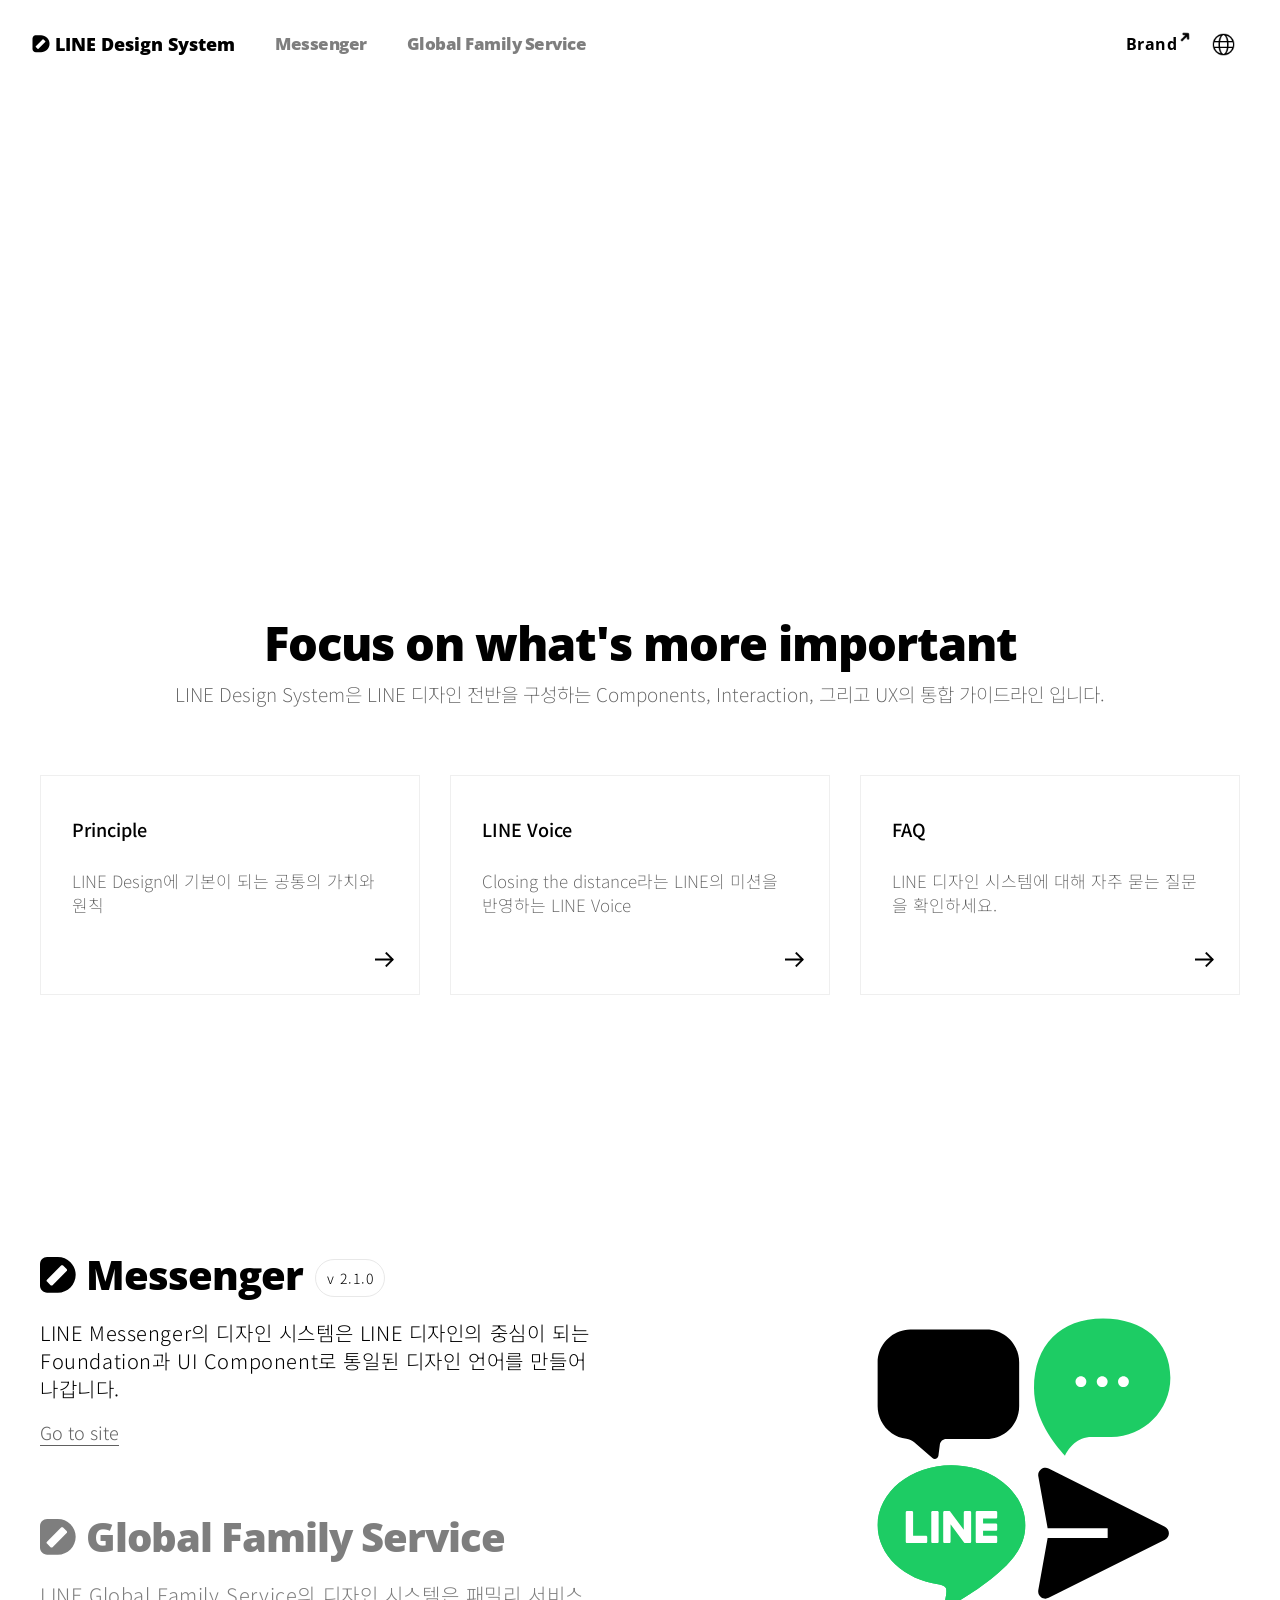
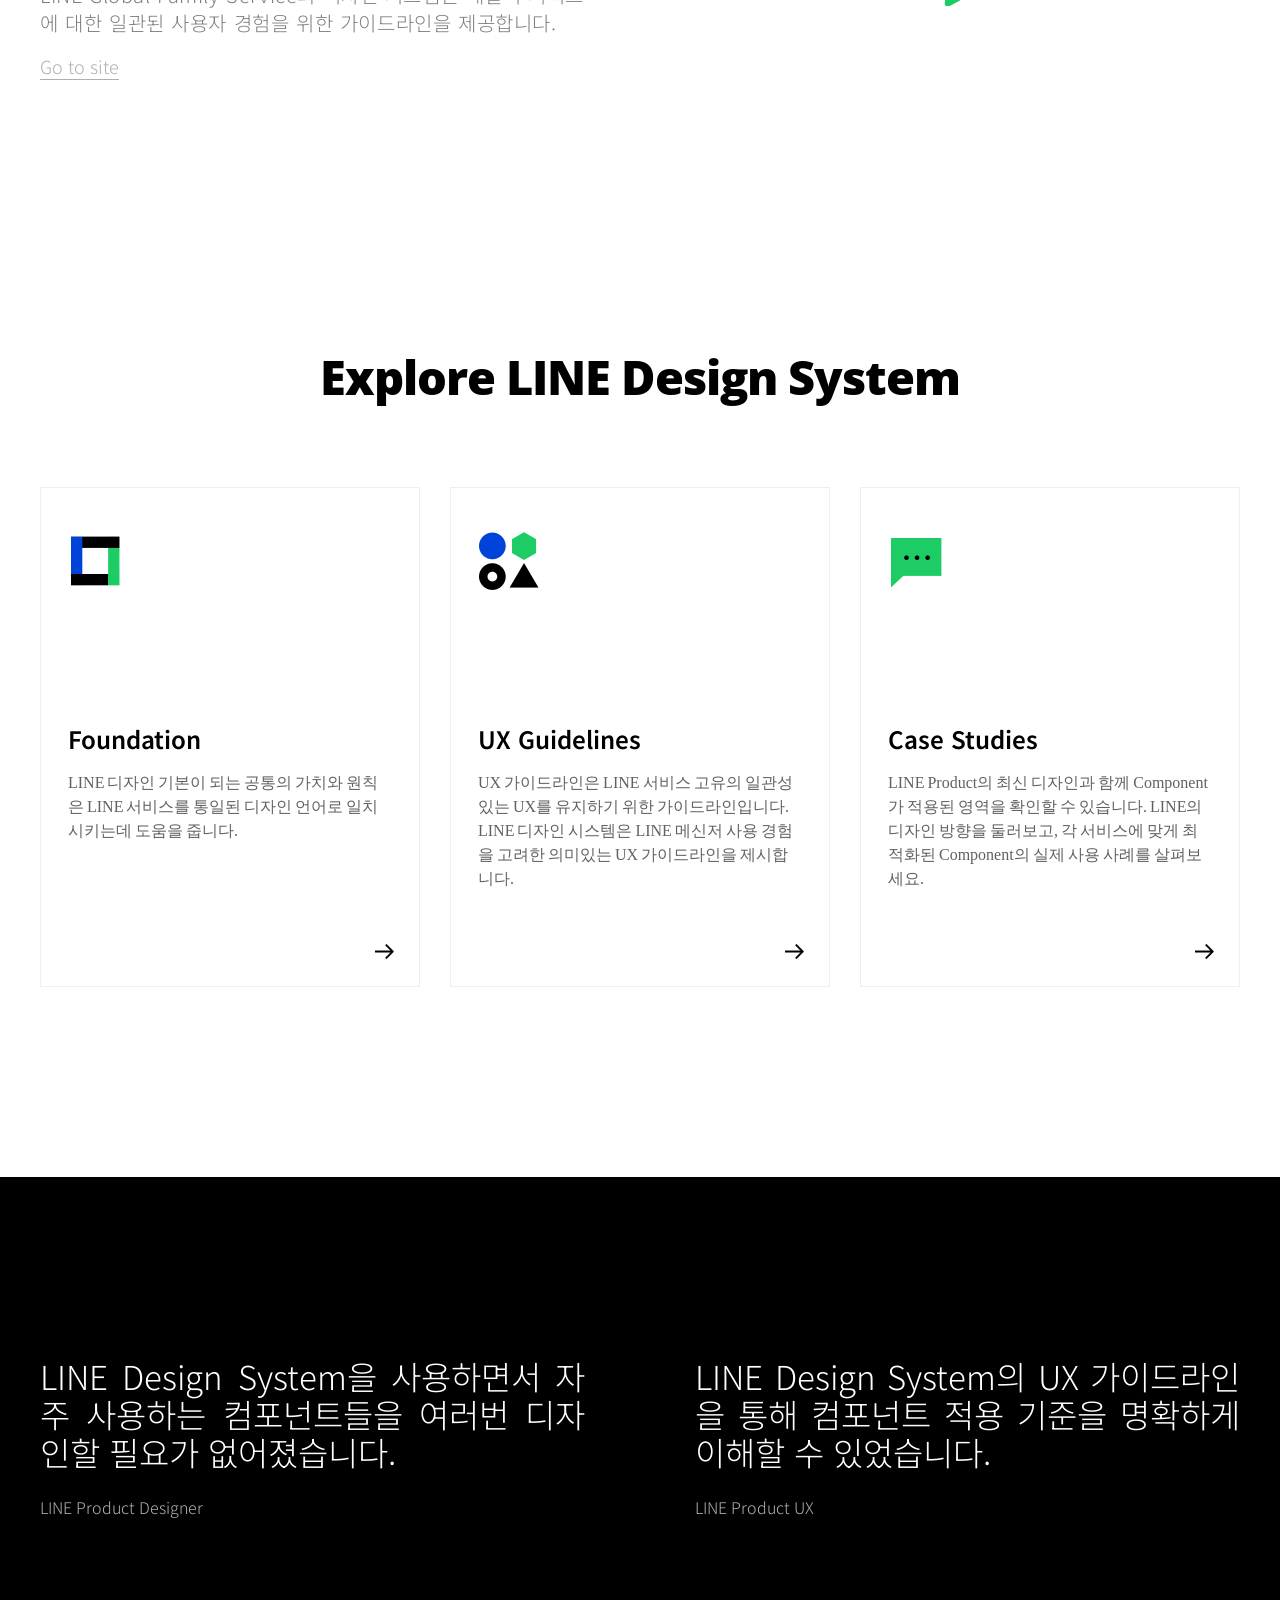
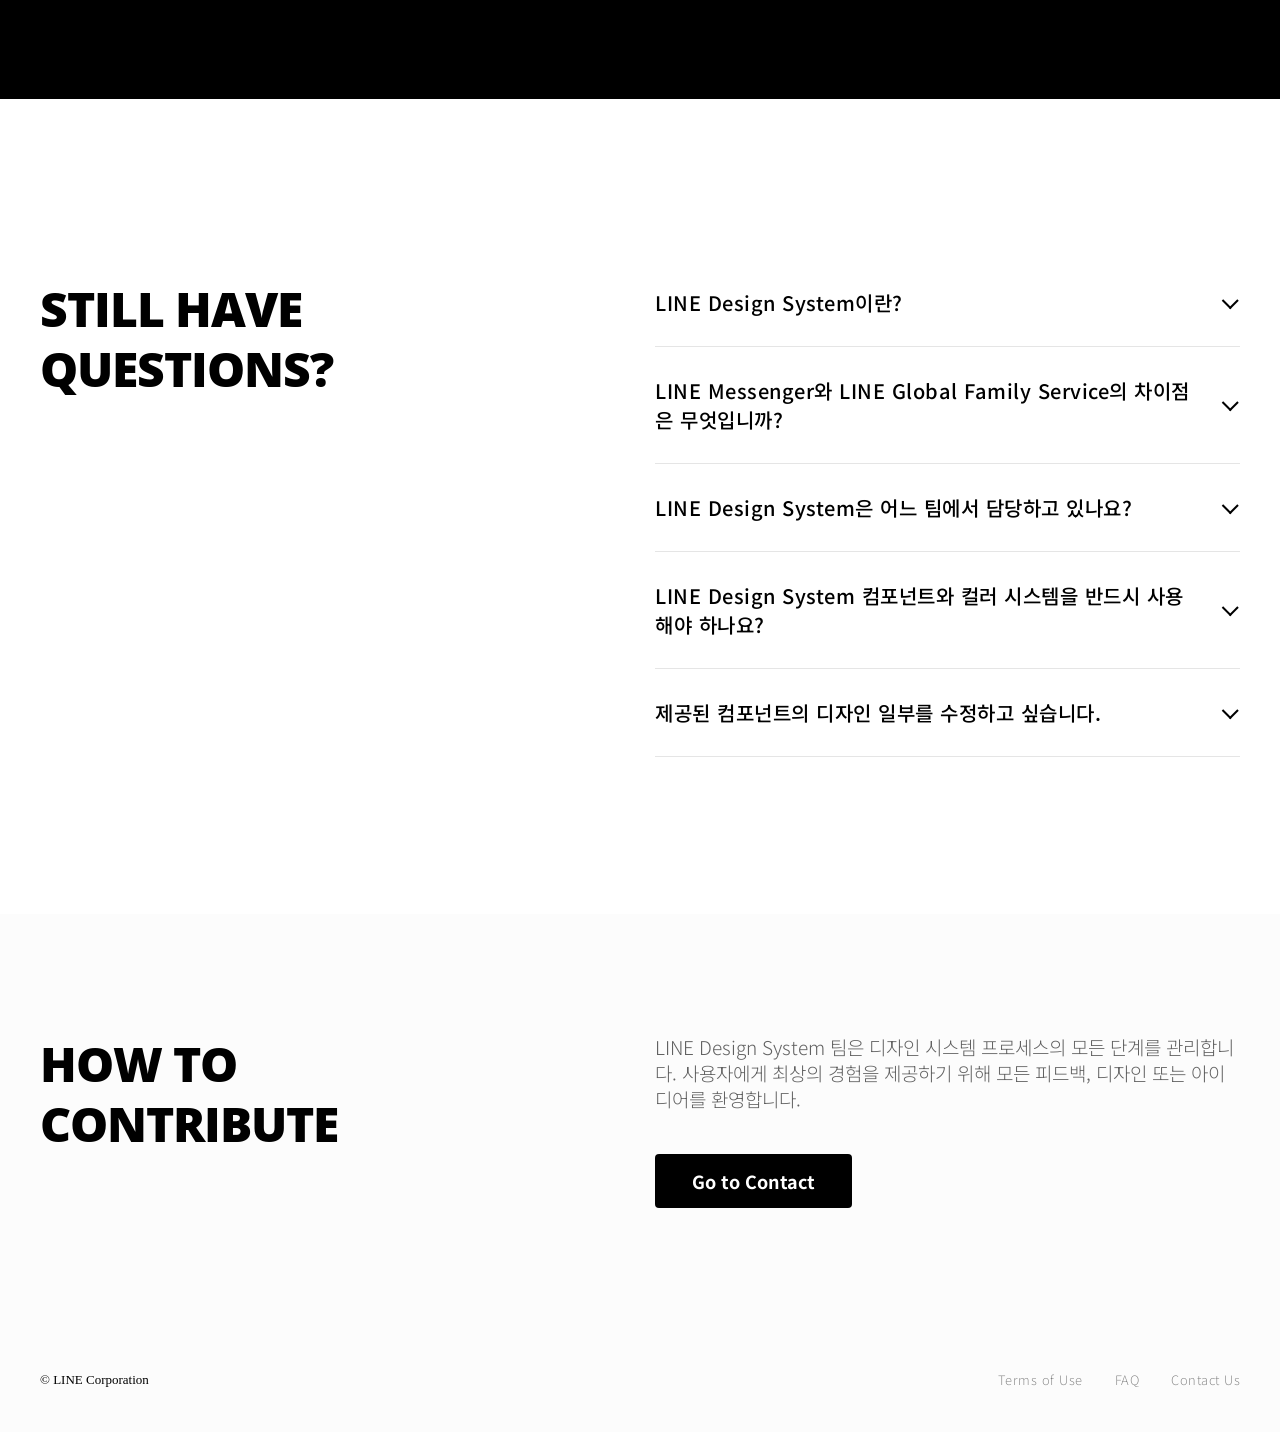
<file: LineDesignSystem/LineDesignSystem/index.html>
<!DOCTYPE html>
<html lang="ko">
  <head>
    <meta charset="utf-8">
    <title>Line Design System</title>
    <link rel="stylesheet" href="./css/initial.min.css">
    <link rel="stylesheet" href="./css/style.css">
    <script type="text/javascript" src="./js/jquery.js"></script>
    <script type="text/javascript" src=./js/common.js></script>
  </head>
  <body>
    <header id="header">
      <h1><a href="#"><svg height="25" width="23"><path d="M9.01 7.31886H3.89498C3.44756 7.31886 3.00455 7.40729 2.59142 7.57908C2.1783 7.75087 1.80321 8.00262 1.48771 8.31987C1.17221 8.63712 0.92254 9.0136 0.753042 9.42767C0.583545 9.84174 0.497567 10.2852 0.500052 10.7326V20.9627C0.500052 21.8631 0.857731 22.7266 1.4944 23.3633C2.13107 23.9999 2.99459 24.3576 3.89498 24.3576H9.01C11.272 24.3576 13.4413 23.459 15.0408 21.8596C16.6402 20.2601 17.5388 18.0908 17.5388 15.8288C17.5388 13.5668 16.6402 11.3975 15.0408 9.79803C13.4413 8.19857 11.272 7.3 9.01 7.3V7.31886ZM13.2122 14.0559L6.47889 20.7892C6.35309 20.9142 6.18289 20.9845 6.00549 20.9845C5.82808 20.9845 5.65789 20.9142 5.53208 20.7892L3.82708 19.0842C3.702 18.9584 3.63179 18.7882 3.63179 18.6108C3.63179 18.4334 3.702 18.2632 3.82708 18.1374L10.5603 11.4041C10.6861 11.279 10.8563 11.2088 11.0337 11.2088C11.2111 11.2088 11.3813 11.279 11.5072 11.4041L13.2122 13.1091C13.3372 13.2349 13.4074 13.4051 13.4074 13.5825C13.4074 13.7599 13.3372 13.9301 13.2122 14.0559Z"></path></svg>LINE Design System</a></h1>
      <ul class="gnb">
        <li><a href="./subpage/Messenger/index.html">Messenger</a></li>
        <li><a href="./subpage/Messenger/index.html">Global Family Service</a></li>
      </ul>
      <div class="right-area">
        <a href="https://creative.line.me/ko/" target="_blank">Brand<span></span></a>
        <div class="language">
          <div class="globe"></div>
        </div>
        <div class="lang-box">
          <a href="#">En</a>
          <a href="#">Kr</a>
          <a href="#">Jp</a>
        </div>
      </div>
    </header>
    <div class="video-box">
      <video autoplay loop muted><source src="./img/PC_main_video_01.mp4" type="video/mp4"></video>
      <video autoplay loop muted><source src="./img/PC_main_video_02.mp4" type="video/mp4"></video>
      <video autoplay loop muted><source src="./img/PC_main_video_03.mp4" type="video/mp4"></video>
      <video autoplay loop muted><source src="./img/PC_main_video_04.mp4" type="video/mp4"></video>
    </div>
    <div class="wrap">
      <div class="content first">
        <div class="text-area">
          <h2 class="main-title">Focus on what's more important</h2>
          <p class="desc">LINE Design System은 LINE 디자인 전반을 구성하는 Components, Interaction, 그리고 UX의 통합 가이드라인 입니다.</p>
        </div>
        <div class="container">
          <ul>
            <li>
              <a href="#">
                <h5 class="title">Principle</h5>
                <p class="desc">LINE Design에 기본이 되는 공통의 가치와 원칙</p>
                <span class="arrow-box"></span>
              </a>
            </li>
            <li>
              <a href="#">
                <h5 class="title">LINE Voice</h5>
                <p class="desc">Closing the distance라는 LINE의 미션을 반영하는 LINE Voice</p>
                <span class="arrow-box"></span>
              </a>
            </li>
            <li>
              <a href="#">
                <h5 class="title">FAQ</h5>
                <p class="desc">LINE 디자인 시스템에 대해 자주 묻는 질문을 확인하세요.</p>
                <span class="arrow-box"></span>
              </a>
            </li>
          </ul>
        </div>
      </div>
      <div class="content second">
        <div class="text-area">
          <a href="./subpage/Messenger/index.html" class="select01">
            <h2 class="title"><svg height="36" width="36"><path d="M17.8426 0H7.13478C5.24343 0.00298085 3.4304 0.755636 2.09302 2.09302C0.755636 3.4304 0.00298085 5.24343 0 7.13478L0 28.5504C0 30.4426 0.751697 32.2574 2.08973 33.5954C3.42776 34.9335 5.24252 35.6852 7.13478 35.6852H17.8426C22.5747 35.6852 27.1131 33.8053 30.4592 30.4592C33.8053 27.1131 35.6852 22.5747 35.6852 17.8426C35.6852 13.1104 33.8053 8.5721 30.4592 5.22597C27.1131 1.87984 22.5747 9.97225e-08 17.8426 0V0ZM26.6342 14.0892L12.545 28.1784C12.2798 28.4373 11.9238 28.5822 11.5532 28.5822C11.1825 28.5822 10.8265 28.4373 10.5613 28.1784L6.99952 24.6167C6.869 24.4877 6.76537 24.3341 6.69464 24.1649C6.62392 23.9956 6.5875 23.8139 6.5875 23.6304C6.5875 23.4469 6.62392 23.2653 6.69464 23.096C6.76537 22.9267 6.869 22.7731 6.99952 22.6442L21.0887 8.5437C21.354 8.28483 21.71 8.13993 22.0806 8.13993C22.4513 8.13993 22.8072 8.28483 23.0725 8.5437L26.6342 12.1167C26.7648 12.2457 26.8684 12.3992 26.9391 12.5685C27.0098 12.7378 27.0463 12.9195 27.0463 13.103C27.0463 13.2864 27.0098 13.4681 26.9391 13.6374C26.8684 13.8067 26.7648 13.9603 26.6342 14.0892Z"></path></svg>Messenger<span class="version">v 2.1.0</span></h2>
            <p class="desc">LINE Messenger의 디자인 시스템은 LINE 디자인의 중심이 되는 Foundation과 UI Component로 통일된 디자인 언어를 만들어 나갑니다.</p>
            <span>Go to site</span>
          </a>
          <a href="./subpage/Messenger/index.html" class="select02">
            <h2 class="title"><svg height="36" width="36"><path d="M17.8426 0H7.13478C5.24343 0.00298085 3.4304 0.755636 2.09302 2.09302C0.755636 3.4304 0.00298085 5.24343 0 7.13478L0 28.5504C0 30.4426 0.751697 32.2574 2.08973 33.5954C3.42776 34.9335 5.24252 35.6852 7.13478 35.6852H17.8426C22.5747 35.6852 27.1131 33.8053 30.4592 30.4592C33.8053 27.1131 35.6852 22.5747 35.6852 17.8426C35.6852 13.1104 33.8053 8.5721 30.4592 5.22597C27.1131 1.87984 22.5747 9.97225e-08 17.8426 0V0ZM26.6342 14.0892L12.545 28.1784C12.2798 28.4373 11.9238 28.5822 11.5532 28.5822C11.1825 28.5822 10.8265 28.4373 10.5613 28.1784L6.99952 24.6167C6.869 24.4877 6.76537 24.3341 6.69464 24.1649C6.62392 23.9956 6.5875 23.8139 6.5875 23.6304C6.5875 23.4469 6.62392 23.2653 6.69464 23.096C6.76537 22.9267 6.869 22.7731 6.99952 22.6442L21.0887 8.5437C21.354 8.28483 21.71 8.13993 22.0806 8.13993C22.4513 8.13993 22.8072 8.28483 23.0725 8.5437L26.6342 12.1167C26.7648 12.2457 26.8684 12.3992 26.9391 12.5685C27.0098 12.7378 27.0463 12.9195 27.0463 13.103C27.0463 13.2864 27.0098 13.4681 26.9391 13.6374C26.8684 13.8067 26.7648 13.9603 26.6342 14.0892Z"></path></svg>Global Family Service</h2>
            <p class="desc">LINE Global Family Service의 디자인 시스템은 패밀리 서비스에 대한 일관된 사용자 경험을 위한 가이드라인을 제공합니다.</p>
            <span>Go to site</span>
          </a>
        </div>
        <div class="img-area">
          <img src="./img/M_Graphic.svg" alt="G_Graphic01">
          <img src="./img/G_Graphic.svg" alt="M_Graphic01">
        </div>
      </div>
      <div class="content third">
        <div class="text-area">
          <h2 class="main-title">Explore LINE Design System</h2>
        </div>
        <div class="container">
          <ul>
            <li>
              <img src="./img/lds_language_foundation.png">
              <a href="#">
                <h5 class="title">Foundation</h5>
                <p>LINE 디자인 기본이 되는 공통의 가치와 원칙은 LINE 서비스를 통일된 디자인 언어로 일치시키는데 도움을 줍니다.</p>
              </a>
              <span class="arrow-box"></span>
            </li>
            <li>
              <img src="./img/lds_language_services.png">
              <a href="#">
                <h5 class="title">UX Guidelines</h5>
                <p>UX 가이드라인은 LINE 서비스 고유의 일관성 있는 UX를 유지하기 위한 가이드라인입니다. LINE 디자인 시스템은 LINE 메신저 사용 경험을 고려한 의미있는 UX 가이드라인을 제시합니다.</p>
              </a>
              <span class="arrow-box"></span>
            </li>
            <li>
              <img src="./img/lds_language_ux_guidelines.png">
              <a href="#">
                <h5 class="title">Case Studies</h5>
                <p>LINE Product의 최신 디자인과 함께 Component가 적용된 영역을 확인할 수 있습니다. LINE의 디자인 방향을 둘러보고, 각 서비스에 맞게 최적화된 Component의 실제 사용 사례를 살펴보세요.</p>
              </a>
              <span class="arrow-box"></span>
            </li>
          </ul>
        </div>
      </div>
      <div class="content fourth">
        <div class="text-wrap">
          <div class="text-area">
            <p class="desc">LINE Design System을 사용하면서 자주 사용하는 컴포넌트들을 여러번 디자인할 필요가 없어졌습니다.</p>
            <p class="desc author">LINE Product Designer</p>
          </div>
          <div class="text-area">
            <p class="desc">LINE Design System의 UX 가이드라인을 통해 컴포넌트 적용 기준을 명확하게 이해할 수 있었습니다.</p>
            <p class="desc author">LINE Product UX</p>
          </div>
        </div>
      </div>
      <div class="content fifth">
        <h2 class="main-title">STILL HAVE<br>QUESTIONS?</h2>
        <div class="btn-group">
          <ul>
            <li>
              <button class="btn">LINE Design System이란?<span></span></button>
              <div class="textarea">
                <p>LINE Design System은 LINE 디자인 전반을 구성하는 컴포넌트, 인터랙션, 그리고 UX의 통합 가이드라인 입니다. LINE Design System은 LINE 서비스를 효율적으로 만들고 일관된 사용자 경험을 제공하는데 필수적인 역할을 합니다.</p>
              </div>
            </li>
            <li>
              <button class="btn">LINE Messenger와 LINE Global Family Service의 차이점은 무엇입니까?<span></span></button>
              <div class="textarea">
                <p>LINE Design System은 LINE Messenger와 LINE Global Family Service를 위한 디자인 시스템으로 구성되어 있습니다. LINE Design System for Messenger는 LINE 메신저 중심의 디자인 시스템입니다. LINE Design System for Global은 LINE의 패밀리 서비스를 위한 디자인 시스템 입니다.</p>
              </div>
            </li>
            <li>
              <button class="btn">LINE Design System은 어느 팀에서 담당하고 있나요?<span></span></button>
              <div class="textarea">
                <p>디자인 시스템 팀에서 LINE 서비스의 최신사항 및 사용자 피드백을 수렴하여 LINE Design System의 가이드문서를 업데이트하고 배포합니다.</p>
              </div>
            </li>
            <li>
              <button class="btn">LINE Design System 컴포넌트와 컬러 시스템을 반드시 사용해야 하나요?<span></span></button>
              <div class="textarea">
                <p>LINE Design System은 LINE 디자인 전반을 위한 통합 가이드라인입니다. LINE의 일관된 사용자 경험을 위해 공통 컴포넌트와 컬러 시스템을 사용해야 합니다.</p>
              </div>
            </li>
            <li>
              <button class="btn">제공된 컴포넌트의 디자인 일부를 수정하고 싶습니다.<span></span></button>
              <div class="textarea">
                <p>LINE Design System 컴포넌트는 Common, Contents, Team 으로 나뉘어져 있습니다. Common 컴포넌트는 변경이 불가능하며 Contents 컴포넌트는 커스텀 가능 영역이 표시되어있습니다. Team 컴포넌트는 각 서비스의 특성에 따라 사용되는 컴포넌트로, 각 팀 담당자와 LINE Design System Team 간의 협의를 통해 컴포넌트 수정에 대한 논의를 진행 할 수 있습니다.</p>
              </div>
            </li>
          </ul>
        </div>
      </div>
      <div class="content sixth">
        <div class="text-wrap">
          <h2 class="main-title">HOW TO<br>CONTRIBUTE</h2>
          <div class="text-area">
            <p class="desc">LINE Design System 팀은 디자인 시스템 프로세스의 모든 단계를 관리합니다. 사용자에게 최상의 경험을 제공하기 위해 모든 피드백, 디자인 또는 아이디어를 환영합니다.</p>
            <a href="#">Go to Contact</a>
          </div>
        </div>
      </div>
    </div>
    <footer>
      <div id="footer">
        &copy; LINE Corporation
        <ul>
          <li><a href="#">Terms of Use</a></li>
          <li><a href="#">FAQ</a></li>
          <li><a href="#">Contact Us</a></li>
        </ul>
      </div>
    </footer>
  </body>
</html>
</file>
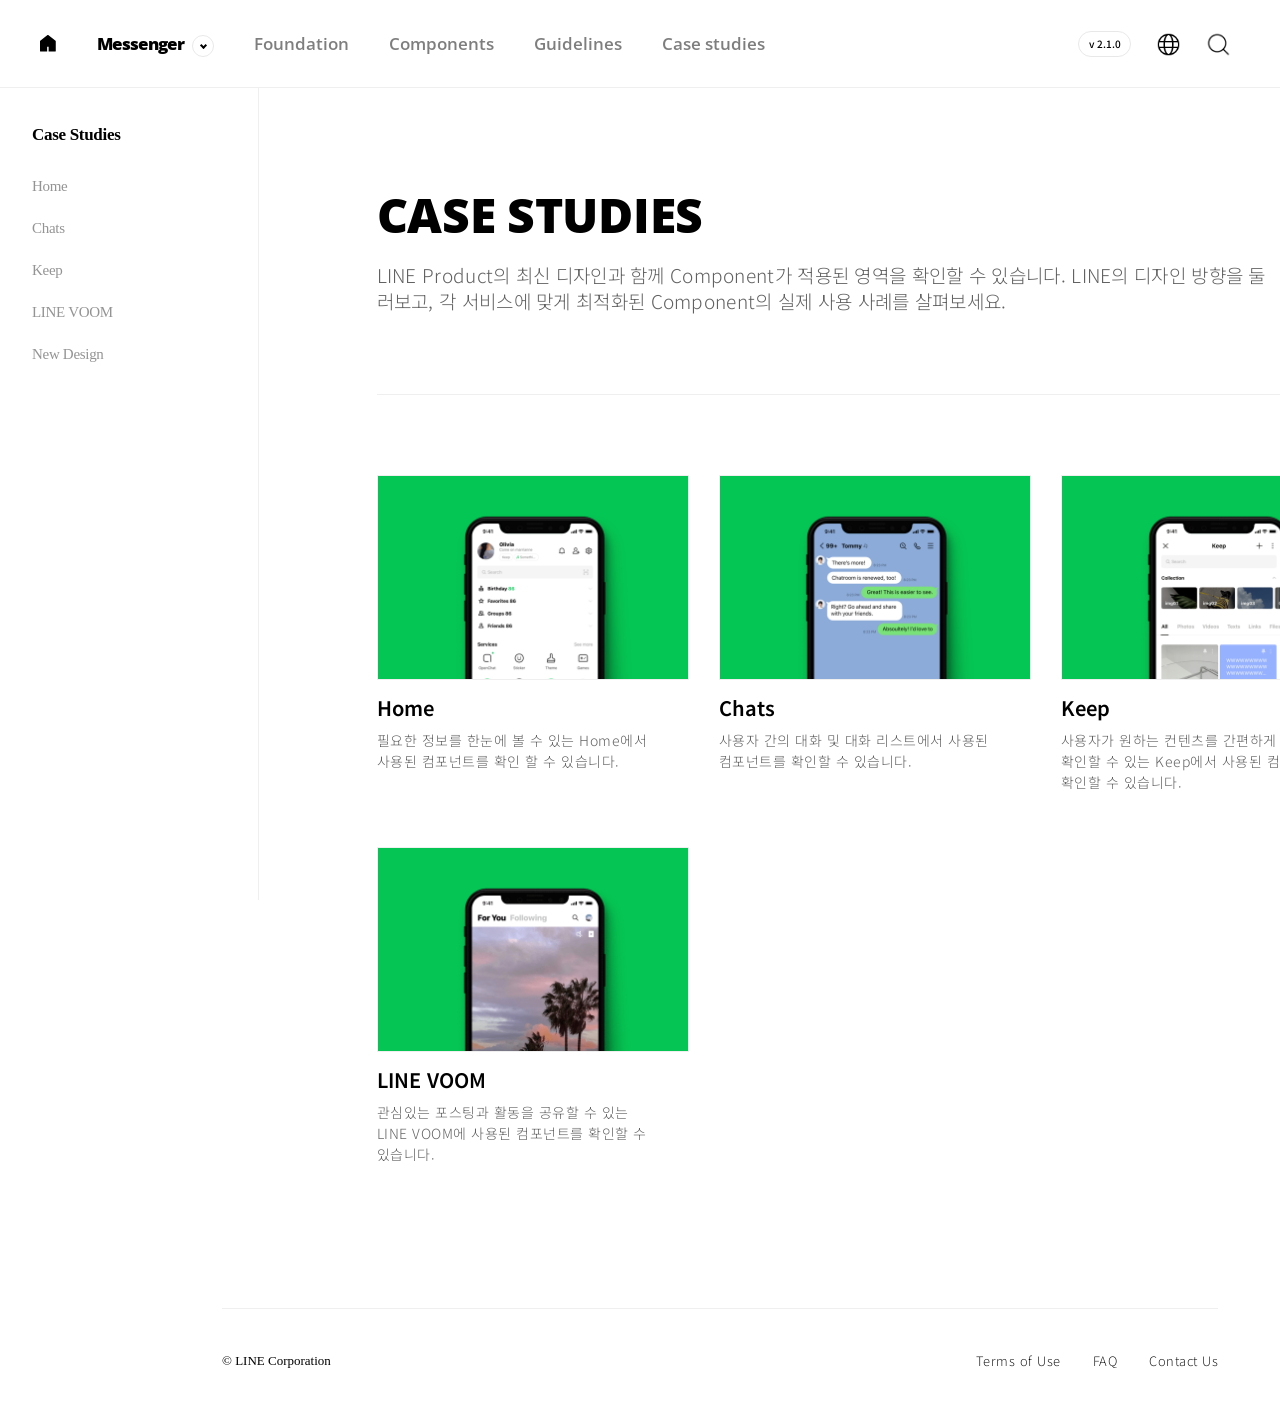
<file: LineDesignSystem/LineDesignSystem/subpage/CaseStudies/index.html>
<!DOCTYPE html>
<html lang="ko">
  <head>
    <meta charset="utf-8">
    <title>Line Design System for Messenger</title>
    <link rel="stylesheet" href="./css/initial.min.css">
    <link rel="stylesheet" href="./css/style.css">
    <script type="text/javascript" src="./js/jquery.js"></script>
    <script type="text/javascript" src=./js/common.js></script>
  </head>
  <body>
    <div class="overlay"></div>
    <header id="header">
      <h1><a href="../../index.html"><svg height="17" width="17"><path d="M7.522.124L.224 5.822c-.141.111-.224.28-.224.46v9.634c0 .323.261.584.584.584h6.57v-4.742h1.469V16.5h6.556c.322 0 .584-.261.584-.584V6.282c0-.18-.083-.349-.225-.46L8.241.124c-.212-.165-.508-.165-.72 0z"></path></svg></a><span>Messenger<div class="cbox"></div></span></h1>
      <ul class="gnb">
        <li><a href="../Foundation/index.html">Foundation</a></li>
        <li><a href="../Components/index.html">Components</a></li>
        <li><a href="../Guidelines/index.html">Guidelines</a></li>
        <li><a href="#">Case studies</a></li>
      </ul>
      <div class="right-area">
        <span class="version">v 2.1.0</span>
        <div class="language">
          <div class="globe"></div>
        </div>
        <div class="lang-box1">
          <a href="../Messenger/index.html">Messenger</a>
          <a href="../Messenger/index.html">Global Family Service</a>
        </div>
        <div class="lang-box">
          <a href="#">En</a>
          <a href="#">Kr</a>
          <a href="#">Jp</a>
        </div>
        <div class="glass">
          <div class="magnifying"></div>
        </div>
      </div>
      <div class="input-area">
        <div class="glass">
          <div class="magnifying"></div>
        </div>
        <input type="search" placeholder="Search LDSM">
        <div class="xbutton">
          <div class="xbtn"></div>
        </div>
      </div>
    </header>
    <div class="scroll-area">
      <ul>
        <li><h2>Case Studies</h2></li>
        <li><a href="#">Home</a></li>
        <li><a href="#">Chats</a></li>
        <li><a href="#">Keep</a></li>
        <li><a href="#">LINE VOOM</a></li>
        <li><a href="#">New Design</a></li>
      </ul>
    </div>
    <div class="wrap">
      <div class="content">
        <div class="page-header">
          <h2>CASE STUDIES</h2>
          <p>LINE Product의 최신 디자인과 함께 Component가 적용된 영역을 확인할 수 있습니다. LINE의 디자인 방향을 둘러보고, 각 서비스에 맞게 최적화된 Component의 실제 사용 사례를 살펴보세요.</p>
        </div>
        <div class="container">
          <div class="first-line">
            <ul>
              <li>
                <a href="#">
                  <img src="./img/img_home.png" alt="">
                  <div class="title-wrapper">
                    <h5 class="title">Home</h5>
                    <p class="desc">필요한 정보를 한눈에 볼 수 있는 Home에서 사용된 컴포넌트를 확인 할 수 있습니다.</p>
                  </div>
                </a>
              </li>
              <li>
                <a href="#">
                  <img src="./img/img_chat.png" alt="">
                  <div class="title-wrapper">
                    <h5 class="title">Chats</h5>
                    <p class="desc">사용자 간의 대화 및 대화 리스트에서 사용된 컴포넌트를 확인할 수 있습니다.</p>
                  </div>
                </a>
              </li>
              <li>
                <a href="#">
                  <img src="./img/img_keep_thumb.png" alt="">
                  <div class="title-wrapper">
                    <h5 class="title">Keep</h5>
                    <p class="desc">사용자가 원하는 컨텐츠를 간편하게 담고 확인할 수 있는 Keep에서 사용된 컴포넌트를 확인할 수 있습니다.</p>
                  </div>
                </a>
              </li>
            </ul>
          </div>
          <div class="second-line">
            <ul>
              <li>
                <a href="#">
                  <img src="./img/Group_80.png" alt="">
                  <div class="title-wrapper">
                    <h5 class="title">LINE VOOM</h5>
                    <p class="desc">관심있는 포스팅과 활동을 공유할 수 있는 LINE VOOM에 사용된 컴포넌트를 확인할 수 있습니다.</p>
                  </div>
                </a>
              </li>
              <li></li>
              <li></li>
            </ul>
          </div>
        </div>
      </div>
    </div>
    <div class="footer-wrap">
      <footer>
        <div id="footer">
          &copy; LINE Corporation
          <ul>
            <li><a href="#">Terms of Use</a></li>
            <li><a href="#">FAQ</a></li>
            <li><a href="#">Contact Us</a></li>
          </ul>
        </div>
      </footer>
    </div>
  </body>
</html>
</file>
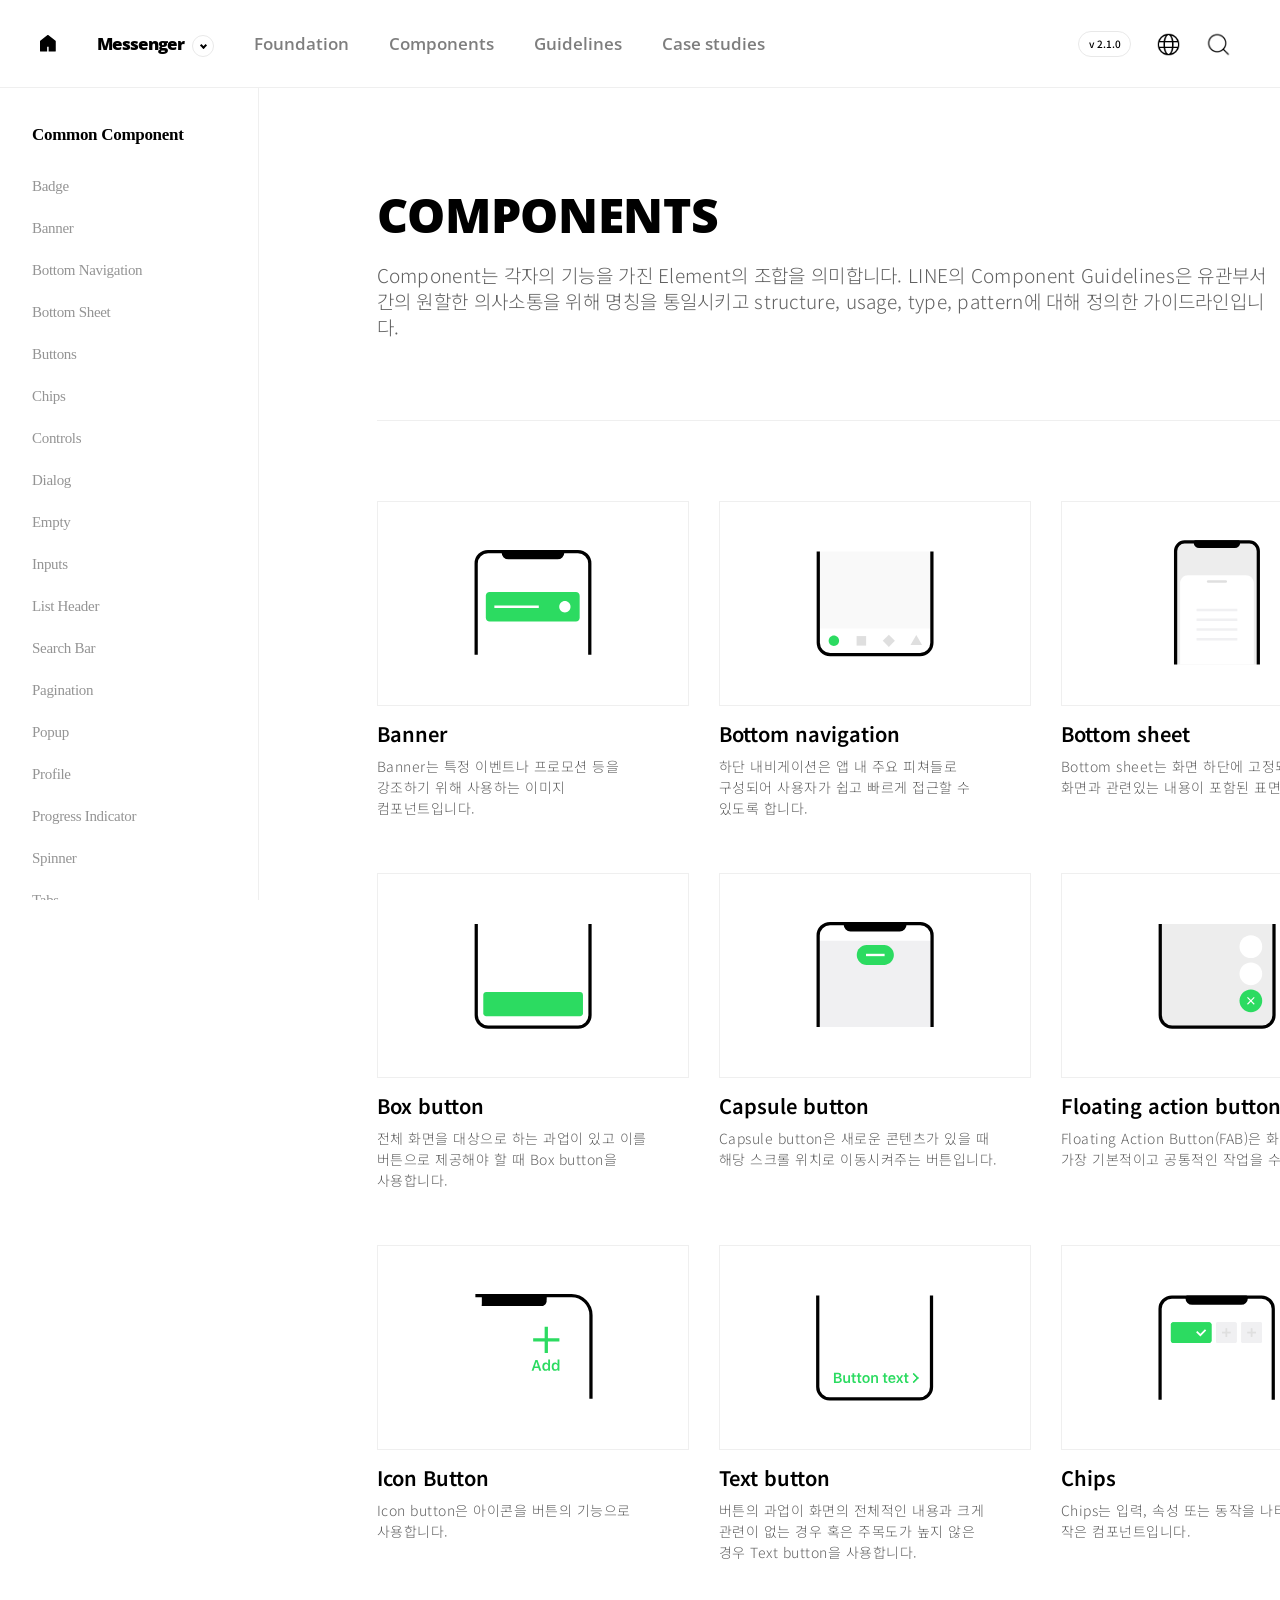
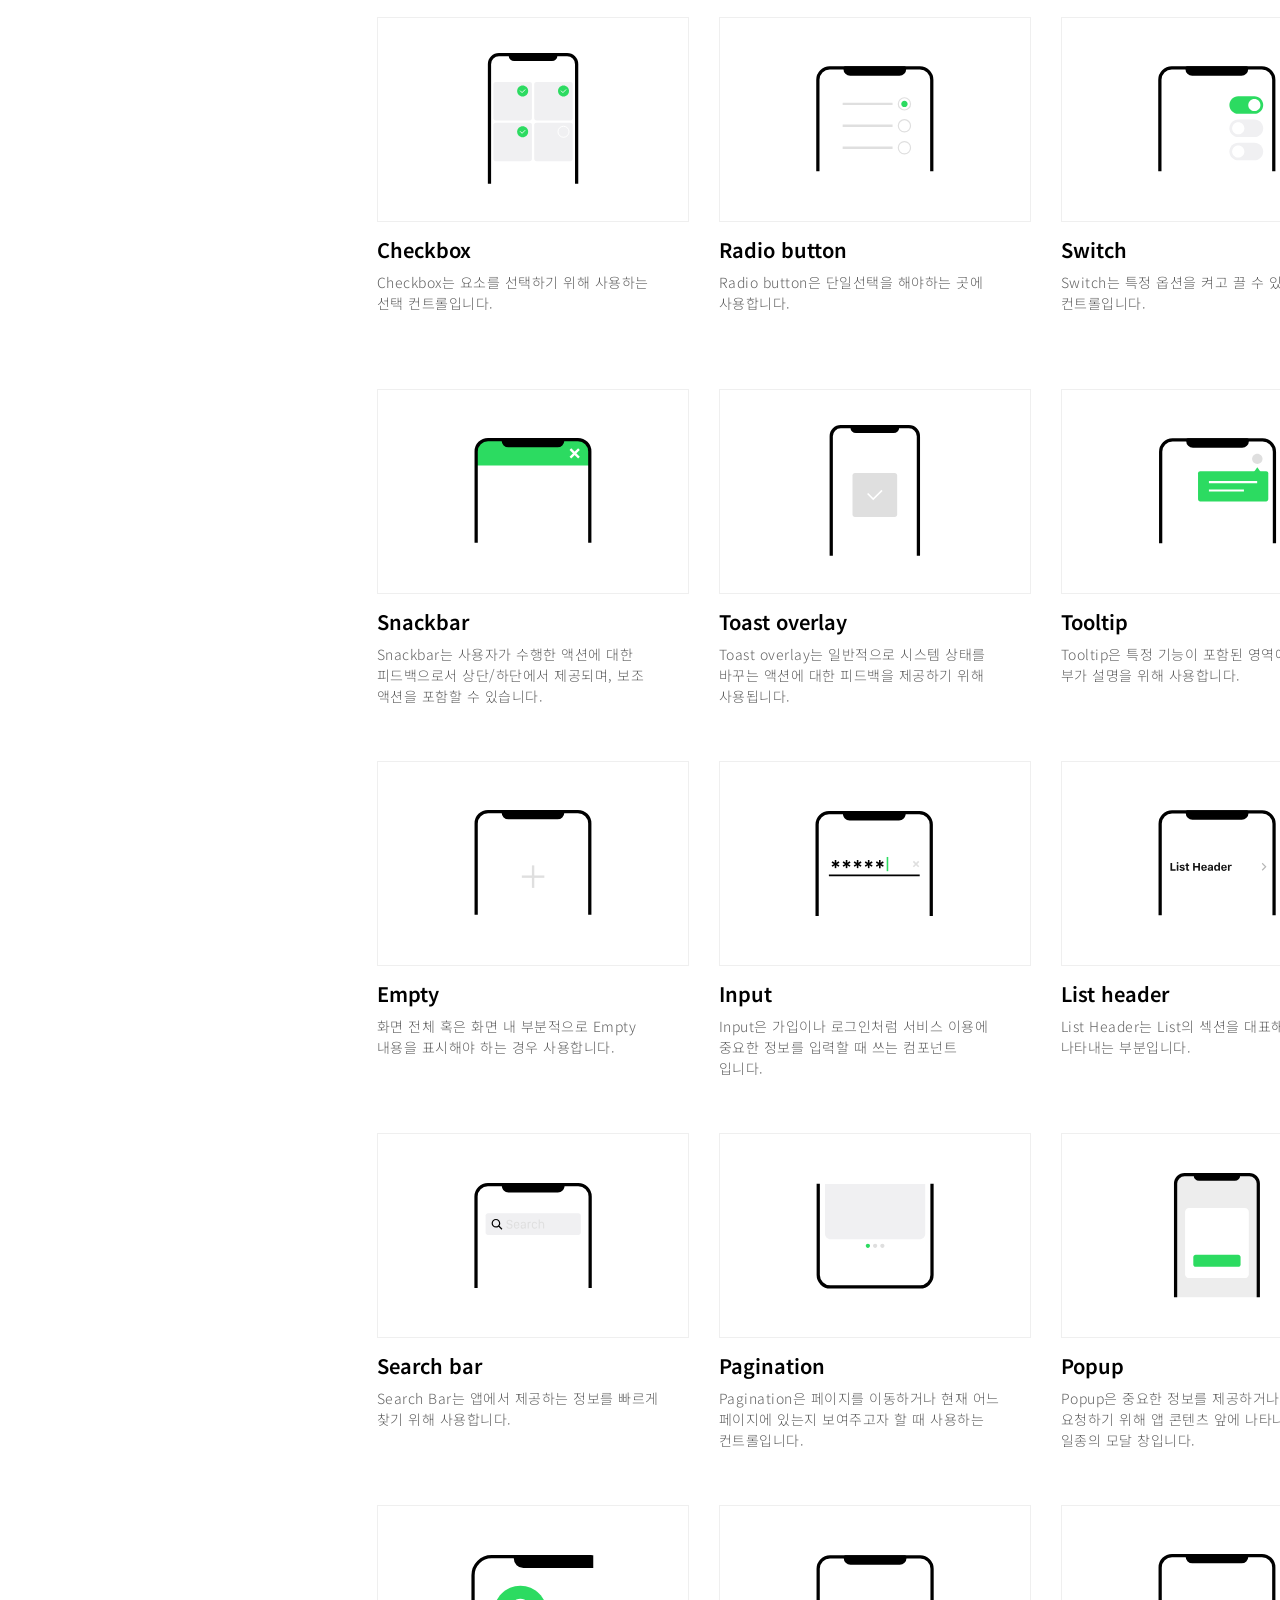
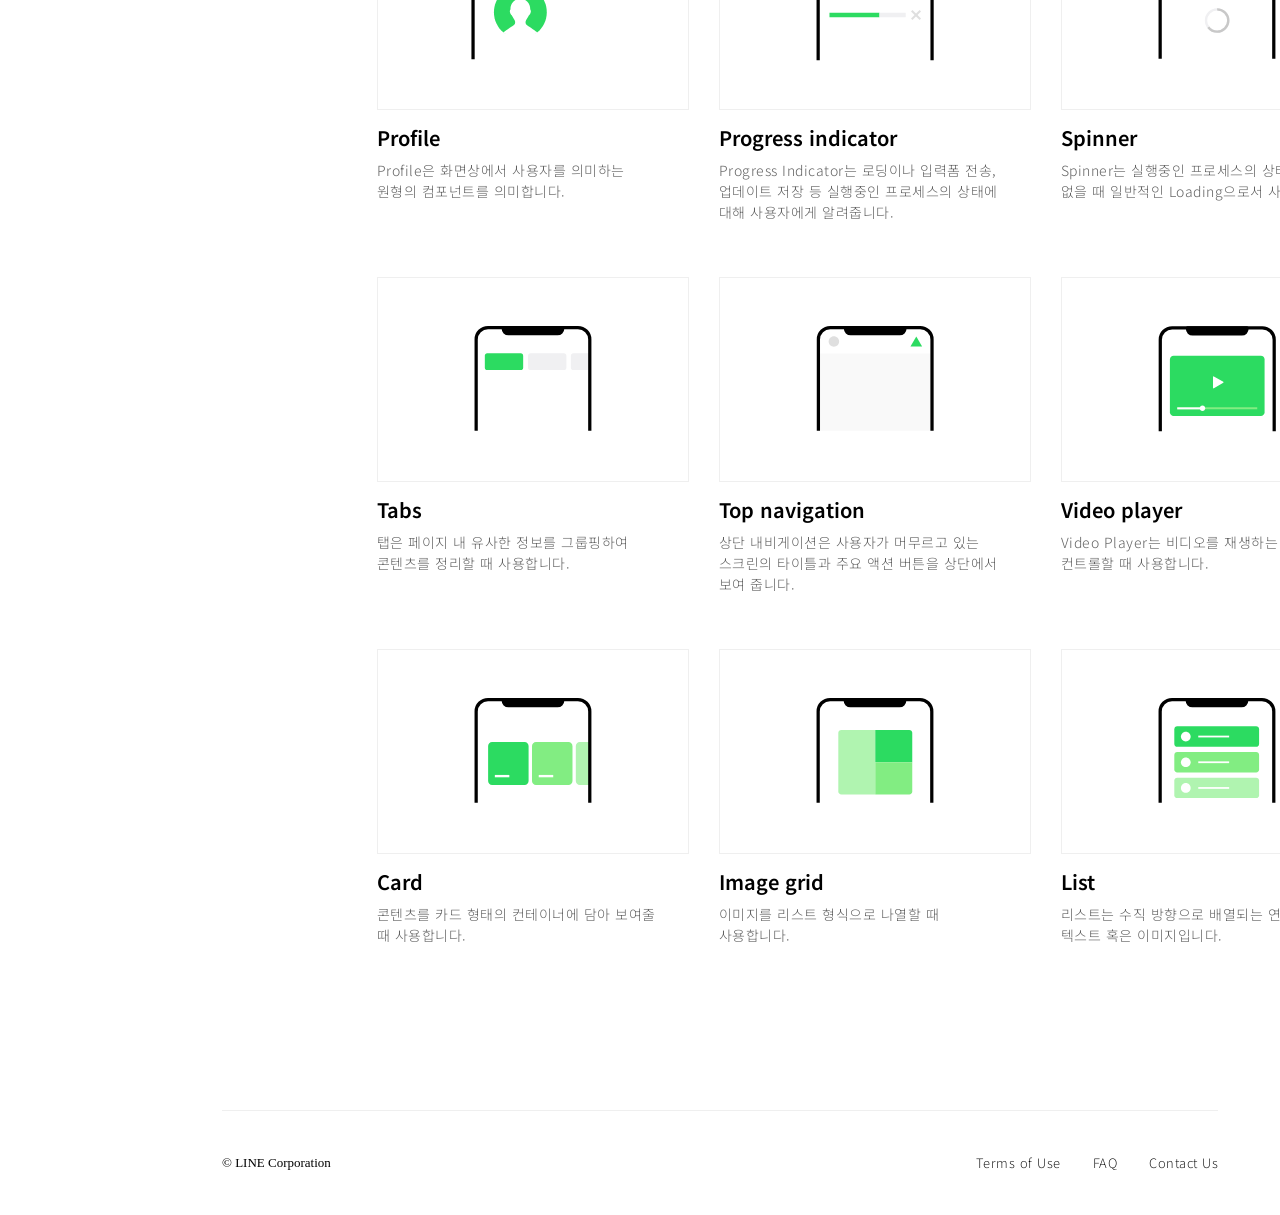
<file: LineDesignSystem/LineDesignSystem/subpage/Components/index.html>
<!DOCTYPE html>
<html lang="ko">
  <head>
    <meta charset="utf-8">
    <title>Line Design System for Messenger</title>
    <link rel="stylesheet" href="./css/initial.min.css">
    <link rel="stylesheet" href="./css/style.css">
    <script type="text/javascript" src="./js/jquery.js"></script>
    <script type="text/javascript" src=./js/common.js></script>
  </head>
  <body>
    <div class="overlay"></div>
    <header id="header">
      <h1><a href="../../index.html"><svg height="17" width="17"><path d="M7.522.124L.224 5.822c-.141.111-.224.28-.224.46v9.634c0 .323.261.584.584.584h6.57v-4.742h1.469V16.5h6.556c.322 0 .584-.261.584-.584V6.282c0-.18-.083-.349-.225-.46L8.241.124c-.212-.165-.508-.165-.72 0z"></path></svg></a><span>Messenger<div class="cbox"></div></span></h1>
      <ul class="gnb">
        <li><a href="../Foundation/index.html">Foundation</a></li>
        <li><a href="#">Components</a></li>
        <li><a href="../Guidelines/index.html">Guidelines</a></li>
        <li><a href="../CaseStudies/index.html">Case studies</a></li>
      </ul>
      <div class="right-area">
        <span class="version">v 2.1.0</span>
        <div class="language">
          <div class="globe"></div>
        </div>
        <div class="lang-box1">
          <a href="../Messenger/index.html">Messenger</a>
          <a href="../Messenger/index.html">Global Family Service</a>
        </div>
        <div class="lang-box">
          <a href="#">En</a>
          <a href="#">Kr</a>
          <a href="#">Jp</a>
        </div>
        <div class="glass">
          <div class="magnifying"></div>
        </div>
      </div>
      <div class="input-area">
        <div class="glass">
          <div class="magnifying"></div>
        </div>
        <input type="search" placeholder="Search LDSM">
        <div class="xbutton">
          <div class="xbtn"></div>
        </div>
      </div>
    </header>
    <div class="scroll-area">
      <ul>
        <li><h2>Common Component</h2></li>
        <li><a href="#">Badge</a></li>
        <li><a href="#">Banner</a></li>
        <li><a href="#">Bottom Navigation</a></li>
        <li><a href="#">Bottom Sheet</a></li>
        <li><a href="#">Buttons</a></li>
        <li><a href="#">Chips</a></li>
        <li><a href="#">Controls</a></li>
        <li><a href="#">Dialog</a></li>
        <li><a href="#">Empty</a></li>
        <li><a href="#">Inputs</a></li>
        <li><a href="#">List Header</a></li>
        <li><a href="#">Search Bar</a></li>
        <li><a href="#">Pagination</a></li>
        <li><a href="#">Popup</a></li>
        <li><a href="#">Profile</a></li>
        <li><a href="#">Progress Indicator</a></li>
        <li><a href="#">Spinner</a></li>
        <li><a href="#">Tabs</a></li>
        <li><a href="#">Top Navigation</a></li>
        <li><a href="#">Video Player</a></li>
      </ul>
      <ul>
        <li><h2>Contents Component</h2></li>
        <li><a href="#">Card</a></li>
        <li><a href="#">Image Grid</a></li>
        <li><a href="#">List</a></li>
      </ul>
      <ul>
        <li><h2>Chatroom Component</h2></li>
        <li><a href="#">Flex Message</a></li>
      </ul>
    </div>
    <div class="wrap">
      <div class="content">
        <div class="page-header">
          <h2>COMPONENTS</h2>
          <p>Component는 각자의 기능을 가진 Element의 조합을 의미합니다. LINE의 Component Guidelines은 유관부서 간의 원할한 의사소통을 위해 명칭을 통일시키고 structure, usage, type, pattern에 대해 정의한 가이드라인입니다.</p>
        </div>
        <div class="container">
          <div class="first-line">
            <ul>
              <li>
                <a href="#">
                  <img src="" alt="">
                  <div class="title-wrapper">
                    <h5 class="title">Banner</h5>
                    <p class="desc">Banner는 특정 이벤트나 프로모션 등을 강조하기 위해 사용하는 이미지 컴포넌트입니다.</p>
                  </div>
                </a>
              </li>
              <li>
                <a href="#">
                  <img src="" alt="">
                  <div class="title-wrapper">
                    <h5 class="title">Bottom navigation</h5>
                    <p class="desc">하단 내비게이션은 앱 내 주요 피쳐들로 구성되어 사용자가 쉽고 빠르게 접근할 수 있도록 합니다.</p>
                  </div>
                </a>
              </li>
              <li>
                <a href="#">
                  <img src="" alt="">
                  <div class="title-wrapper">
                    <h5 class="title">Bottom sheet</h5>
                    <p class="desc">Bottom sheet는 화면 하단에 고정되어 기존 화면과 관련있는 내용이 포함된 표면입니다.</p>
                  </div>
                </a>
              </li>
            </ul>
          </div>
          <div class="line-fix">
            <ul>
              <li>
                <a href="#">
                  <img src="" alt="">
                  <div class="title-wrapper">
                    <h5 class="title">Box button</h5>
                    <p class="desc">전체 화면을 대상으로 하는 과업이 있고 이를 버튼으로 제공해야 할 때 Box button을 사용합니다.</p>
                  </div>
                </a>
              </li>
              <li>
                <a href="#">
                  <img src="" alt="">
                  <div class="title-wrapper">
                    <h5 class="title">Capsule button</h5>
                    <p class="desc">Capsule button은 새로운 콘텐츠가 있을 때 해당 스크롤 위치로 이동시켜주는 버튼입니다.</p>
                  </div>
                </a>
              </li>
              <li>
                <a href="#">
                  <img src="" alt="">
                  <div class="title-wrapper">
                    <h5 class="title">Floating action button</h5>
                    <p class="desc">Floating Action Button(FAB)은 화면에서 가장 기본적이고 공통적인 작업을 수행합니다.</p>
                  </div>
                </a>
              </li>
            </ul>
          </div>
          <div class="line-fix">
            <ul>
              <li>
                <a href="#">
                  <img src="" alt="">
                  <div class="title-wrapper">
                    <h5 class="title">Icon Button</h5>
                    <p class="desc">Icon button은 아이콘을 버튼의 기능으로 사용합니다.</p>
                  </div>
                </a>
              </li>
              <li>
                <a href="#">
                  <img src="" alt="">
                  <div class="title-wrapper">
                    <h5 class="title">Text button</h5>
                    <p class="desc">버튼의 과업이 화면의 전체적인 내용과 크게 관련이 없는 경우 혹은 주목도가 높지 않은 경우 Text button을 사용합니다.</p>
                  </div>
                </a>
              </li>
              <li>
                <a href="#">
                  <img src="" alt="">
                  <div class="title-wrapper">
                    <h5 class="title">Chips</h5>
                    <p class="desc">Chips는 입력, 속성 또는 동작을 나타내는 작은 컴포넌트입니다.</p>
                  </div>
                </a>
              </li>
            </ul>
          </div>
          <div class="line-fix">
            <ul>
              <li>
                <a href="#">
                  <img src="" alt="">
                  <div class="title-wrapper">
                    <h5 class="title">Checkbox</h5>
                    <p class="desc">Checkbox는 요소를 선택하기 위해 사용하는 선택 컨트롤입니다.</p>
                  </div>
                </a>
              </li>
              <li>
                <a href="#">
                  <img src="" alt="">
                  <div class="title-wrapper">
                    <h5 class="title">Radio button</h5>
                    <p class="desc">Radio button은 단일선택을 해야하는 곳에 사용합니다.</p>
                  </div>
                </a>
              </li>
              <li>
                <a href="#">
                  <img src="" alt="">
                  <div class="title-wrapper">
                    <h5 class="title">Switch</h5>
                    <p class="desc">Switch는 특정 옵션을 켜고 끌 수 있는 컨트롤입니다.</p>
                  </div>
                </a>
              </li>
            </ul>
          </div>
          <div class="line-fix">
            <ul>
              <li>
                <a href="#">
                  <img src="" alt="">
                  <div class="title-wrapper">
                    <h5 class="title">Snackbar</h5>
                    <p class="desc">Snackbar는 사용자가 수행한 액션에 대한 피드백으로서 상단/하단에서 제공되며, 보조 액션을 포함할 수 있습니다.</p>
                  </div>
                </a>
              </li>
              <li>
                <a href="#">
                  <img src="" alt="">
                  <div class="title-wrapper">
                    <h5 class="title">Toast overlay</h5>
                    <p class="desc">Toast overlay는 일반적으로 시스템 상태를 바꾸는 액션에 대한 피드백을 제공하기 위해 사용됩니다.</p>
                  </div>
                </a>
              </li>
              <li>
                <a href="#">
                  <img src="" alt="">
                  <div class="title-wrapper">
                    <h5 class="title">Tooltip</h5>
                    <p class="desc">Tooltip은 특정 기능이 포함된 영역에 대한 부가 설명을 위해 사용합니다.</p>
                  </div>
                </a>
              </li>
            </ul>
          </div>
          <div class="line-fix">
            <ul>
              <li>
                <a href="#">
                  <img src="" alt="">
                  <div class="title-wrapper">
                    <h5 class="title">Empty</h5>
                    <p class="desc">화면 전체 혹은 화면 내 부분적으로 Empty 내용을 표시해야 하는 경우 사용합니다.</p>
                  </div>
                </a>
              </li>
              <li>
                <a href="#">
                  <img src="" alt="">
                  <div class="title-wrapper">
                    <h5 class="title">Input</h5>
                    <p class="desc">Input은 가입이나 로그인처럼 서비스 이용에 중요한 정보를 입력할 때 쓰는 컴포넌트 입니다.</p>
                  </div>
                </a>
              </li>
              <li>
                <a href="#">
                  <img src="" alt="">
                  <div class="title-wrapper">
                    <h5 class="title">List header</h5>
                    <p class="desc">List Header는 List의 섹션을 대표해서 나타내는 부분입니다.</p>
                  </div>
                </a>
              </li>
            </ul>
          </div>
          <div class="line-fix">
            <ul>
              <li>
                <a href="#">
                  <img src="" alt="">
                  <div class="title-wrapper">
                    <h5 class="title">Search bar</h5>
                    <p class="desc">Search Bar는 앱에서 제공하는 정보를 빠르게 찾기 위해 사용합니다.</p>
                  </div>
                </a>
              </li>
              <li>
                <a href="#">
                  <img src="" alt="">
                  <div class="title-wrapper">
                    <h5 class="title">Pagination</h5>
                    <p class="desc">Pagination은 페이지를 이동하거나 현재 어느 페이지에 있는지 보여주고자 할 때 사용하는 컨트롤입니다.</p>
                  </div>
                </a>
              </li>
              <li>
                <a href="#">
                  <img src="" alt="">
                  <div class="title-wrapper">
                    <h5 class="title">Popup</h5>
                    <p class="desc">Popup은 중요한 정보를 제공하거나 결정을 요청하기 위해 앱 콘텐츠 앞에 나타나는 일종의 모달 창입니다.</p>
                  </div>
                </a>
              </li>
            </ul>
          </div>
          <div class="line-fix">
            <ul>
              <li>
                <a href="#">
                  <img src="" alt="">
                  <div class="title-wrapper">
                    <h5 class="title">Profile</h5>
                    <p class="desc">Profile은 화면상에서 사용자를 의미하는 원형의 컴포넌트를 의미합니다.</p>
                  </div>
                </a>
              </li>
              <li>
                <a href="#">
                  <img src="" alt="">
                  <div class="title-wrapper">
                    <h5 class="title">Progress indicator</h5>
                    <p class="desc">Progress Indicator는 로딩이나 입력폼 전송, 업데이트 저장 등 실행중인 프로세스의 상태에 대해 사용자에게 알려줍니다.</p>
                  </div>
                </a>
              </li>
              <li>
                <a href="#">
                  <img src="" alt="">
                  <div class="title-wrapper">
                    <h5 class="title">Spinner</h5>
                    <p class="desc">Spinner는 실행중인 프로세스의 상태를 알 수 없을 때 일반적인 Loading으로서 사용합니다.</p>
                  </div>
                </a>
              </li>
            </ul>
          </div>
          <div class="line-fix">
            <ul>
              <li>
                <a href="#">
                  <img src="" alt="">
                  <div class="title-wrapper">
                    <h5 class="title">Tabs</h5>
                    <p class="desc">탭은 페이지 내 유사한 정보를 그룹핑하여 콘텐츠를 정리할 때 사용합니다.</p>
                  </div>
                </a>
              </li>
              <li>
                <a href="#">
                  <img src="" alt="">
                  <div class="title-wrapper">
                    <h5 class="title">Top navigation</h5>
                    <p class="desc">상단 내비게이션은 사용자가 머무르고 있는 스크린의 타이틀과 주요 액션 버튼을 상단에서 보여 줍니다.</p>
                  </div>
                </a>
              </li>
              <li>
                <a href="#">
                  <img src="" alt="">
                  <div class="title-wrapper">
                    <h5 class="title">Video player</h5>
                    <p class="desc">Video Player는 비디오를 재생하는 등 컨트롤할 때 사용합니다.</p>
                  </div>
                </a>
              </li>
            </ul>
          </div>
          <div class="line-fix">
            <ul>
              <li>
                <a href="#">
                  <img src="" alt="">
                  <div class="title-wrapper">
                    <h5 class="title">Card</h5>
                    <p class="desc">콘텐츠를 카드 형태의 컨테이너에 담아 보여줄 때 사용합니다.</p>
                  </div>
                </a>
              </li>
              <li>
                <a href="#">
                  <img src="" alt="">
                  <div class="title-wrapper">
                    <h5 class="title">Image grid</h5>
                    <p class="desc">이미지를 리스트 형식으로 나열할 때 사용합니다.</p>
                  </div>
                </a>
              </li>
              <li>
                <a href="#">
                  <img src="" alt="">
                  <div class="title-wrapper">
                    <h5 class="title">List</h5>
                    <p class="desc">리스트는 수직 방향으로 배열되는 연속되는 텍스트 혹은 이미지입니다.</p>
                  </div>
                </a>
              </li>
            </ul>
          </div>
        </div>
      </div>
    </div>
    <div class="footer-wrap">
      <footer>
        <div id="footer">
          &copy; LINE Corporation
          <ul>
            <li><a href="#">Terms of Use</a></li>
            <li><a href="#">FAQ</a></li>
            <li><a href="#">Contact Us</a></li>
          </ul>
        </div>
      </footer>
    </div>
  </body>
</html>
</file>
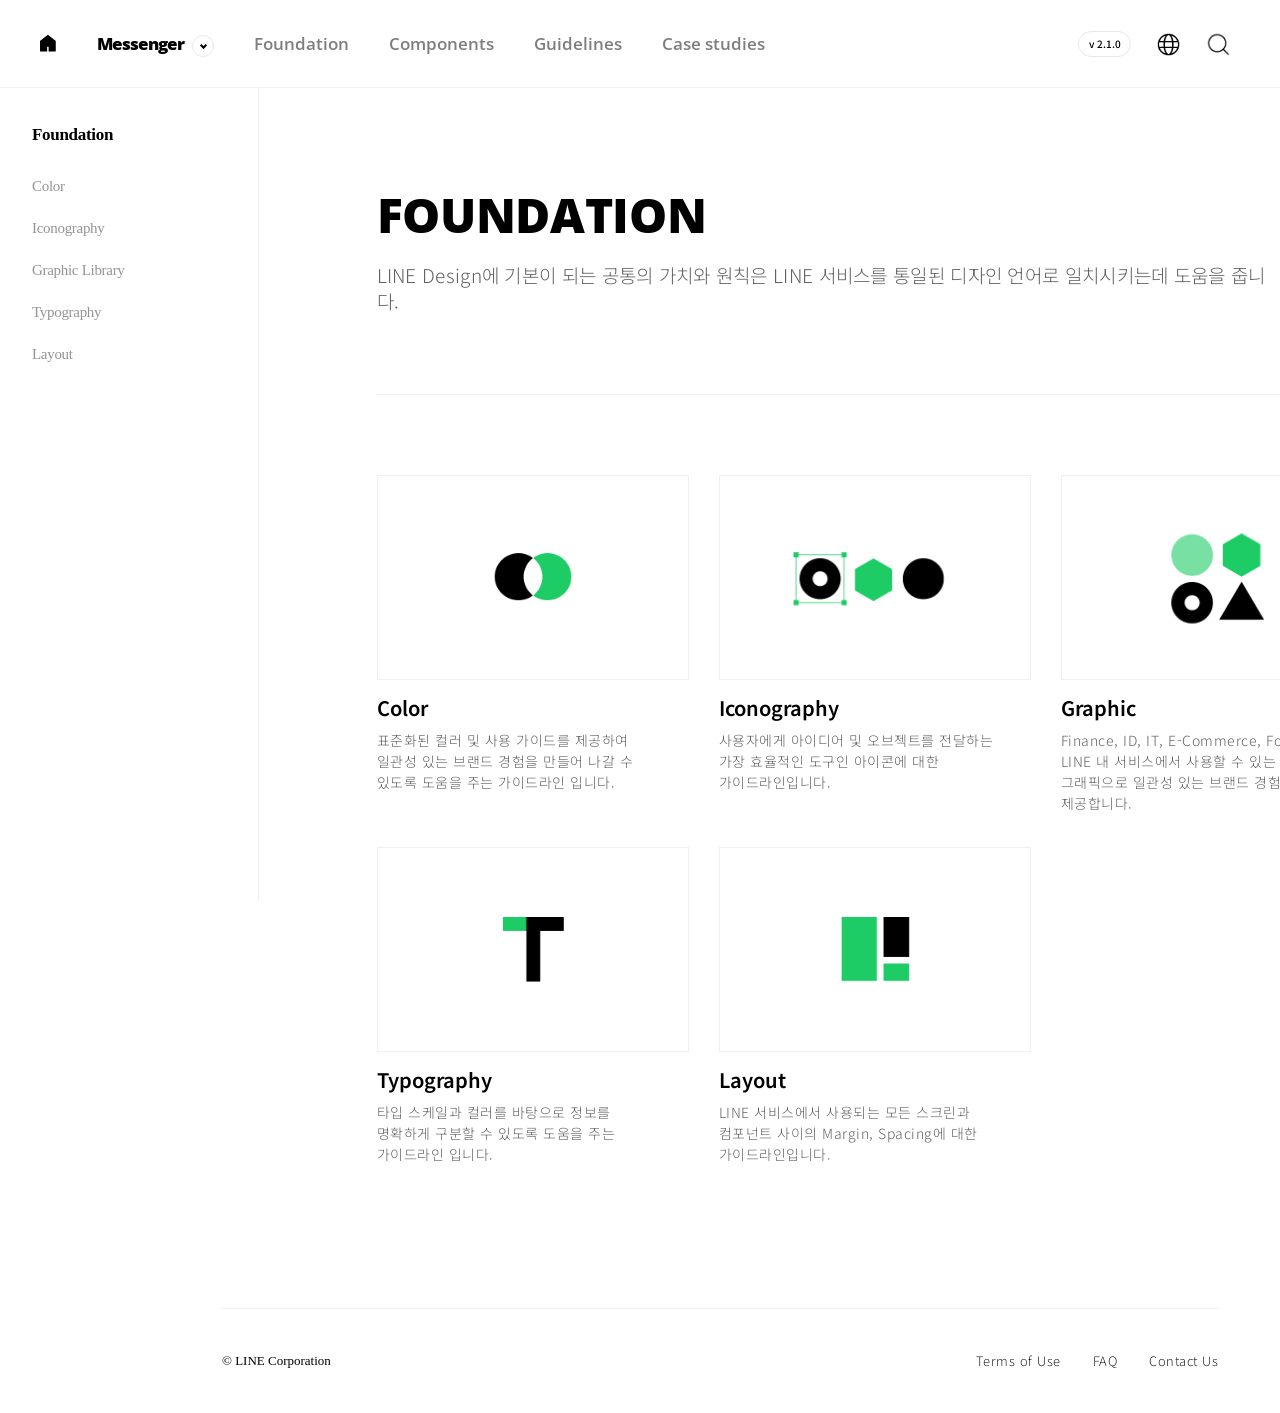
<file: LineDesignSystem/LineDesignSystem/subpage/Foundation/index.html>
<!DOCTYPE html>
<html lang="ko">
  <head>
    <meta charset="utf-8">
    <title>Line Design System for Messenger</title>
    <link rel="stylesheet" href="./css/initial.min.css">
    <link rel="stylesheet" href="./css/style.css">
    <script type="text/javascript" src="./js/jquery.js"></script>
    <script type="text/javascript" src=./js/common.js></script>
  </head>
  <body>
    <div class="overlay"></div>
    <header id="header">
      <h1><a href="../../index.html"><svg height="17" width="17"><path d="M7.522.124L.224 5.822c-.141.111-.224.28-.224.46v9.634c0 .323.261.584.584.584h6.57v-4.742h1.469V16.5h6.556c.322 0 .584-.261.584-.584V6.282c0-.18-.083-.349-.225-.46L8.241.124c-.212-.165-.508-.165-.72 0z"></path></svg></a><span>Messenger<div class="cbox"></div></span></h1>
      <ul class="gnb">
        <li><a href="#">Foundation</a></li>
        <li><a href="../Components/index.html">Components</a></li>
        <li><a href="../Guidelines/index.html">Guidelines</a></li>
        <li><a href="../CaseStudies/index.html">Case studies</a></li>
      </ul>
      <div class="right-area">
        <span class="version">v 2.1.0</span>
        <div class="language">
          <div class="globe"></div>
        </div>
        <div class="lang-box1">
          <a href="../Messenger/index.html">Messenger</a>
          <a href="../Messenger/index.html">Global Family Service</a>
        </div>
        <div class="lang-box">
          <a href="#">En</a>
          <a href="#">Kr</a>
          <a href="#">Jp</a>
        </div>
        <div class="glass">
          <div class="magnifying"></div>
        </div>
      </div>
      <div class="input-area">
        <div class="glass">
          <div class="magnifying"></div>
        </div>
        <input type="search" placeholder="Search LDSM">
        <div class="xbutton">
          <div class="xbtn"></div>
        </div>
      </div>
    </header>
    <div class="scroll-area">
      <ul>
        <li><h2>Foundation</h2></li>
        <li><a href="#">Color</a></li>
        <li><a href="#">Iconography</a></li>
        <li><a href="#">Graphic Library</a></li>
        <li><a href="#">Typography</a></li>
        <li><a href="#">Layout</a></li>
      </ul>
    </div>
    <div class="wrap">
      <div class="content">
        <div class="page-header">
          <h2>FOUNDATION</h2>
          <p>LINE Design에 기본이 되는 공통의 가치와 원칙은 LINE 서비스를 통일된 디자인 언어로 일치시키는데 도움을 줍니다.</p>
        </div>
        <div class="container">
          <div class="first-line">
            <ul>
              <li>
                <a href="#">
                  <img src="./img/ldsm_main_ldscolor.png" alt="">
                  <div class="title-wrapper">
                    <h5 class="title">Color</h5>
                    <p class="desc">표준화된 컬러 및 사용 가이드를 제공하여 일관성 있는 브랜드 경험을 만들어 나갈 수 있도록 도움을 주는 가이드라인 입니다.</p>
                  </div>
                </a>
              </li>
              <li>
                <a href="#">
                  <img src="./img/ldsm_main_icongraphy.png" alt="">
                  <div class="title-wrapper">
                    <h5 class="title">Iconography</h5>
                    <p class="desc">사용자에게 아이디어 및 오브젝트를 전달하는 가장 효율적인 도구인 아이콘에 대한 가이드라인입니다.</p>
                  </div>
                </a>
              </li>
              <li>
                <a href="#">
                  <img src="./img/ldsm_foundation_img_graphic.png" alt="">
                  <div class="title-wrapper">
                    <h5 class="title">Graphic</h5>
                    <p class="desc">Finance, ID, IT, E-Commerce, Food, 등 LINE 내 서비스에서 사용할 수 있는 관련 그래픽으로 일관성 있는 브랜드 경험을 제공합니다.</p>
                  </div>
                </a>
              </li>
            </ul>
          </div>
          <div class="second-line">
            <ul>
              <li>
                <a href="#">
                  <img src="./img/ldsm_main_typo.png" alt="">
                  <div class="title-wrapper">
                    <h5 class="title">Typography</h5>
                    <p class="desc">타입 스케일과 컬러를 바탕으로 정보를 명확하게 구분할 수 있도록 도움을 주는 가이드라인 입니다.</p>
                  </div>
                </a>
              </li>
              <li>
                <a href="#">
                  <img src="./img/ldsm_main_layout.png" alt="">
                  <div class="title-wrapper">
                    <h5 class="title">Layout</h5>
                    <p class="desc">LINE 서비스에서 사용되는 모든 스크린과 컴포넌트 사이의 Margin, Spacing에 대한 가이드라인입니다.</p>
                  </div>
                </a>
              </li>
              <li></li>
            </ul>
          </div>
        </div>
      </div>
    </div>
    <div class="footer-wrap">
      <footer>
        <div id="footer">
          &copy; LINE Corporation
          <ul>
            <li><a href="#">Terms of Use</a></li>
            <li><a href="#">FAQ</a></li>
            <li><a href="#">Contact Us</a></li>
          </ul>
        </div>
      </footer>
    </div>
  </body>
</html>
</file>
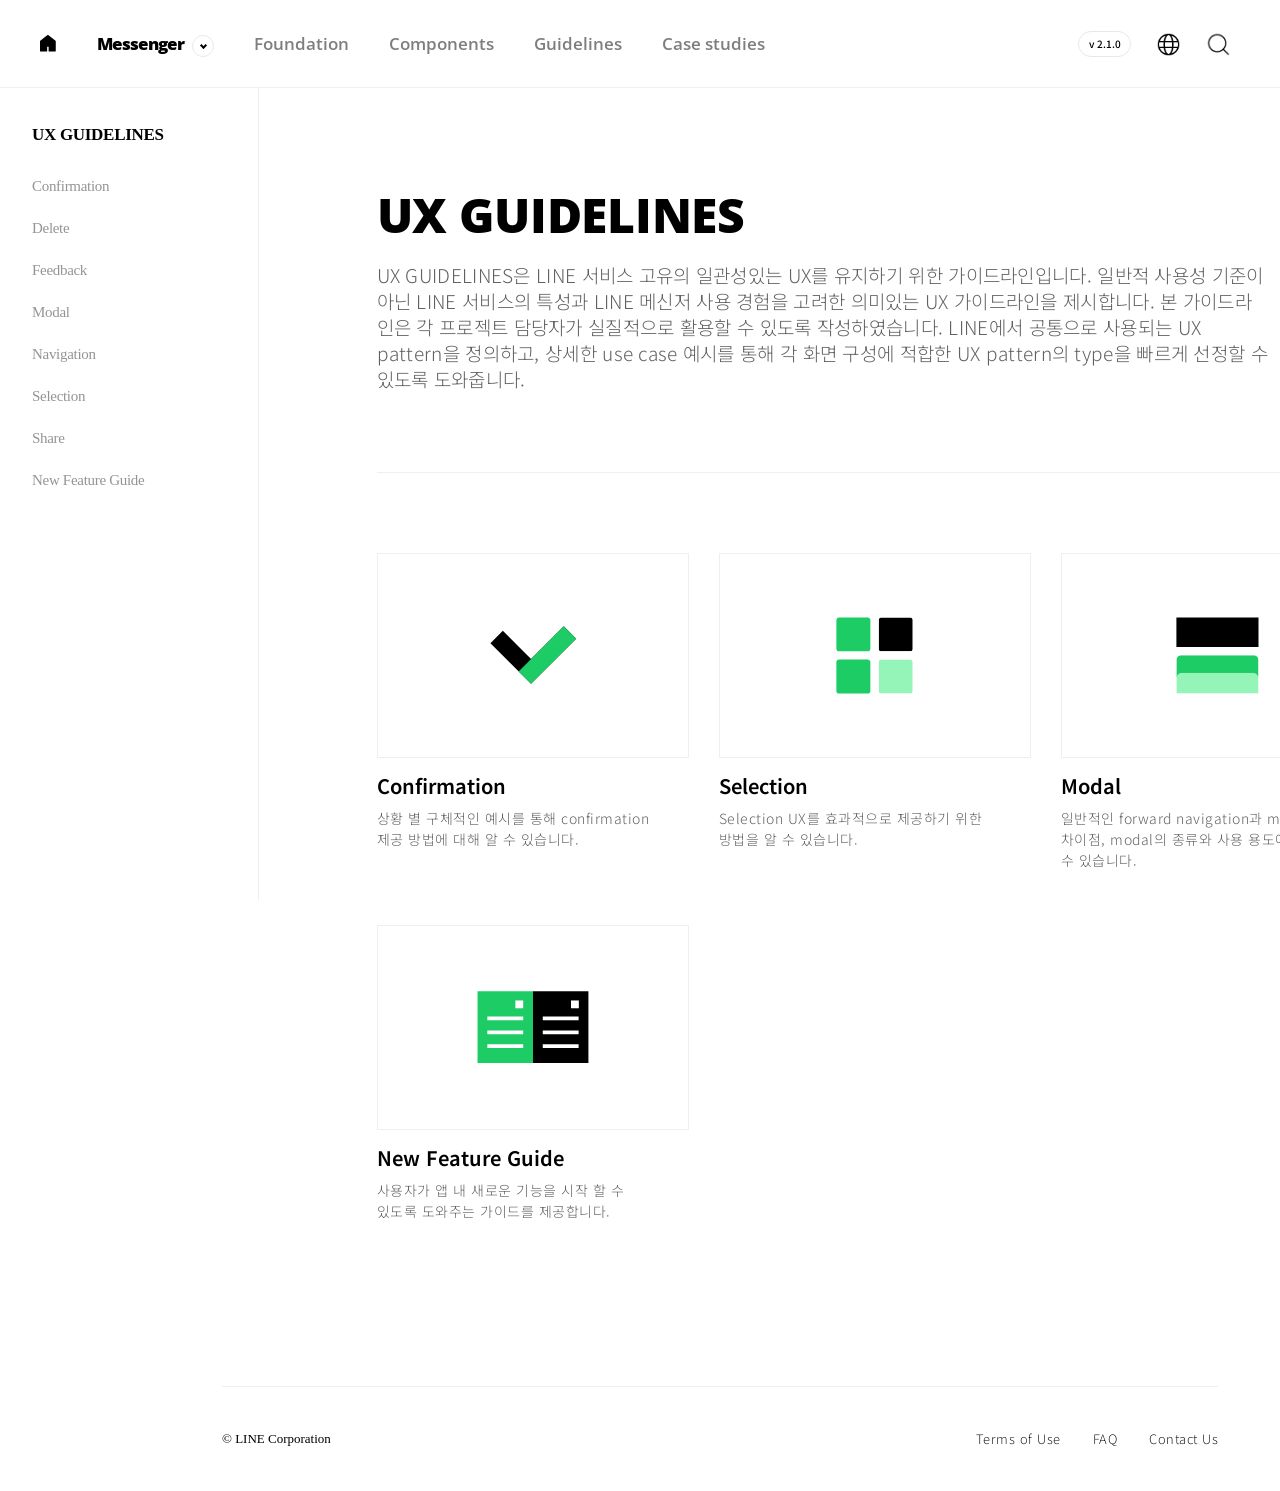
<file: LineDesignSystem/LineDesignSystem/subpage/Guidelines/index.html>
<!DOCTYPE html>
<html lang="ko">
  <head>
    <meta charset="utf-8">
    <title>Line Design System for Messenger</title>
    <link rel="stylesheet" href="./css/initial.min.css">
    <link rel="stylesheet" href="./css/style.css">
    <script type="text/javascript" src="./js/jquery.js"></script>
    <script type="text/javascript" src=./js/common.js></script>
  </head>
  <body>
    <div class="overlay"></div>
    <header id="header">
      <h1><a href="../../index.html"><svg height="17" width="17"><path d="M7.522.124L.224 5.822c-.141.111-.224.28-.224.46v9.634c0 .323.261.584.584.584h6.57v-4.742h1.469V16.5h6.556c.322 0 .584-.261.584-.584V6.282c0-.18-.083-.349-.225-.46L8.241.124c-.212-.165-.508-.165-.72 0z"></path></svg></a><span>Messenger<div class="cbox"></div></span></h1>
      <ul class="gnb">
        <li><a href="../Foundation/index.html">Foundation</a></li>
        <li><a href="../Components/index.html">Components</a></li>
        <li><a href="#">Guidelines</a></li>
        <li><a href="../CaseStudies/index.html">Case studies</a></li>
      </ul>
      <div class="right-area">
        <span class="version">v 2.1.0</span>
        <div class="language">
          <div class="globe"></div>
        </div>
        <div class="lang-box1">
          <a href="../Messenger/index.html">Messenger</a>
          <a href="../Messenger/index.html">Global Family Service</a>
        </div>
        <div class="lang-box">
          <a href="#">En</a>
          <a href="#">Kr</a>
          <a href="#">Jp</a>
        </div>
        <div class="glass">
          <div class="magnifying"></div>
        </div>
      </div>
      <div class="input-area">
        <div class="glass">
          <div class="magnifying"></div>
        </div>
        <input type="search" placeholder="Search LDSM">
        <div class="xbutton">
          <div class="xbtn"></div>
        </div>
      </div>
    </header>
    <div class="scroll-area">
      <ul>
        <li><h2>UX GUIDELINES</h2></li>
        <li><a href="#">Confirmation</a></li>
        <li><a href="#">Delete</a></li>
        <li><a href="#">Feedback</a></li>
        <li><a href="#">Modal</a></li>
        <li><a href="#">Navigation</a></li>
        <li><a href="#">Selection</a></li>
        <li><a href="#">Share</a></li>
        <li><a href="#">New Feature Guide</a></li>
      </ul>
    </div>
    <div class="wrap">
      <div class="content">
        <div class="page-header">
          <h2>UX GUIDELINES</h2>
          <p>UX GUIDELINES은 LINE 서비스 고유의 일관성있는 UX를 유지하기 위한 가이드라인입니다. 일반적 사용성 기준이 아닌 LINE 서비스의 특성과 LINE 메신저 사용 경험을 고려한 의미있는 UX 가이드라인을 제시합니다. 본 가이드라인은 각 프로젝트 담당자가 실질적으로 활용할 수 있도록 작성하였습니다. LINE에서 공통으로 사용되는 UX pattern을 정의하고, 상세한 use case 예시를 통해 각 화면 구성에 적합한 UX pattern의 type을 빠르게 선정할 수 있도록 도와줍니다.</p>
        </div>
        <div class="container">
          <div class="first-line">
            <ul>
              <li>
                <a href="#">
                  <img src="./img/img_guideline_confirmation.svg" alt="">
                  <div class="title-wrapper">
                    <h5 class="title">Confirmation</h5>
                    <p class="desc">상황 별 구체적인 예시를 통해 confirmation 제공 방법에 대해 알 수 있습니다.</p>
                  </div>
                </a>
              </li>
              <li>
                <a href="#">
                  <img src="./img/img_guideline_selection.svg" alt="">
                  <div class="title-wrapper">
                    <h5 class="title">Selection</h5>
                    <p class="desc">Selection UX를 효과적으로 제공하기 위한 방법을 알 수 있습니다.</p>
                  </div>
                </a>
              </li>
              <li>
                <a href="#">
                  <img src="./img/img_guideline_modal.svg" alt="">
                  <div class="title-wrapper">
                    <h5 class="title">Modal</h5>
                    <p class="desc">일반적인 forward navigation과 modal의 차이점, modal의 종류와 사용 용도에 대해 알 수 있습니다.</p>
                  </div>
                </a>
              </li>
            </ul>
          </div>
          <div class="second-line">
            <ul>
              <li>
                <a href="#">
                  <img src="./img/img_guideline_navigation.svg" alt="">
                  <div class="title-wrapper">
                    <h5 class="title">New Feature Guide</h5>
                    <p class="desc">사용자가 앱 내 새로운 기능을 시작 할 수 있도록 도와주는 가이드를 제공합니다.</p>
                  </div>
                </a>
              </li>
              <li></li>
              <li></li>
            </ul>
          </div>
        </div>
      </div>
    </div>
    <div class="footer-wrap">
      <footer>
        <div id="footer">
          &copy; LINE Corporation
          <ul>
            <li><a href="#">Terms of Use</a></li>
            <li><a href="#">FAQ</a></li>
            <li><a href="#">Contact Us</a></li>
          </ul>
        </div>
      </footer>
    </div>
  </body>
</html>
</file>
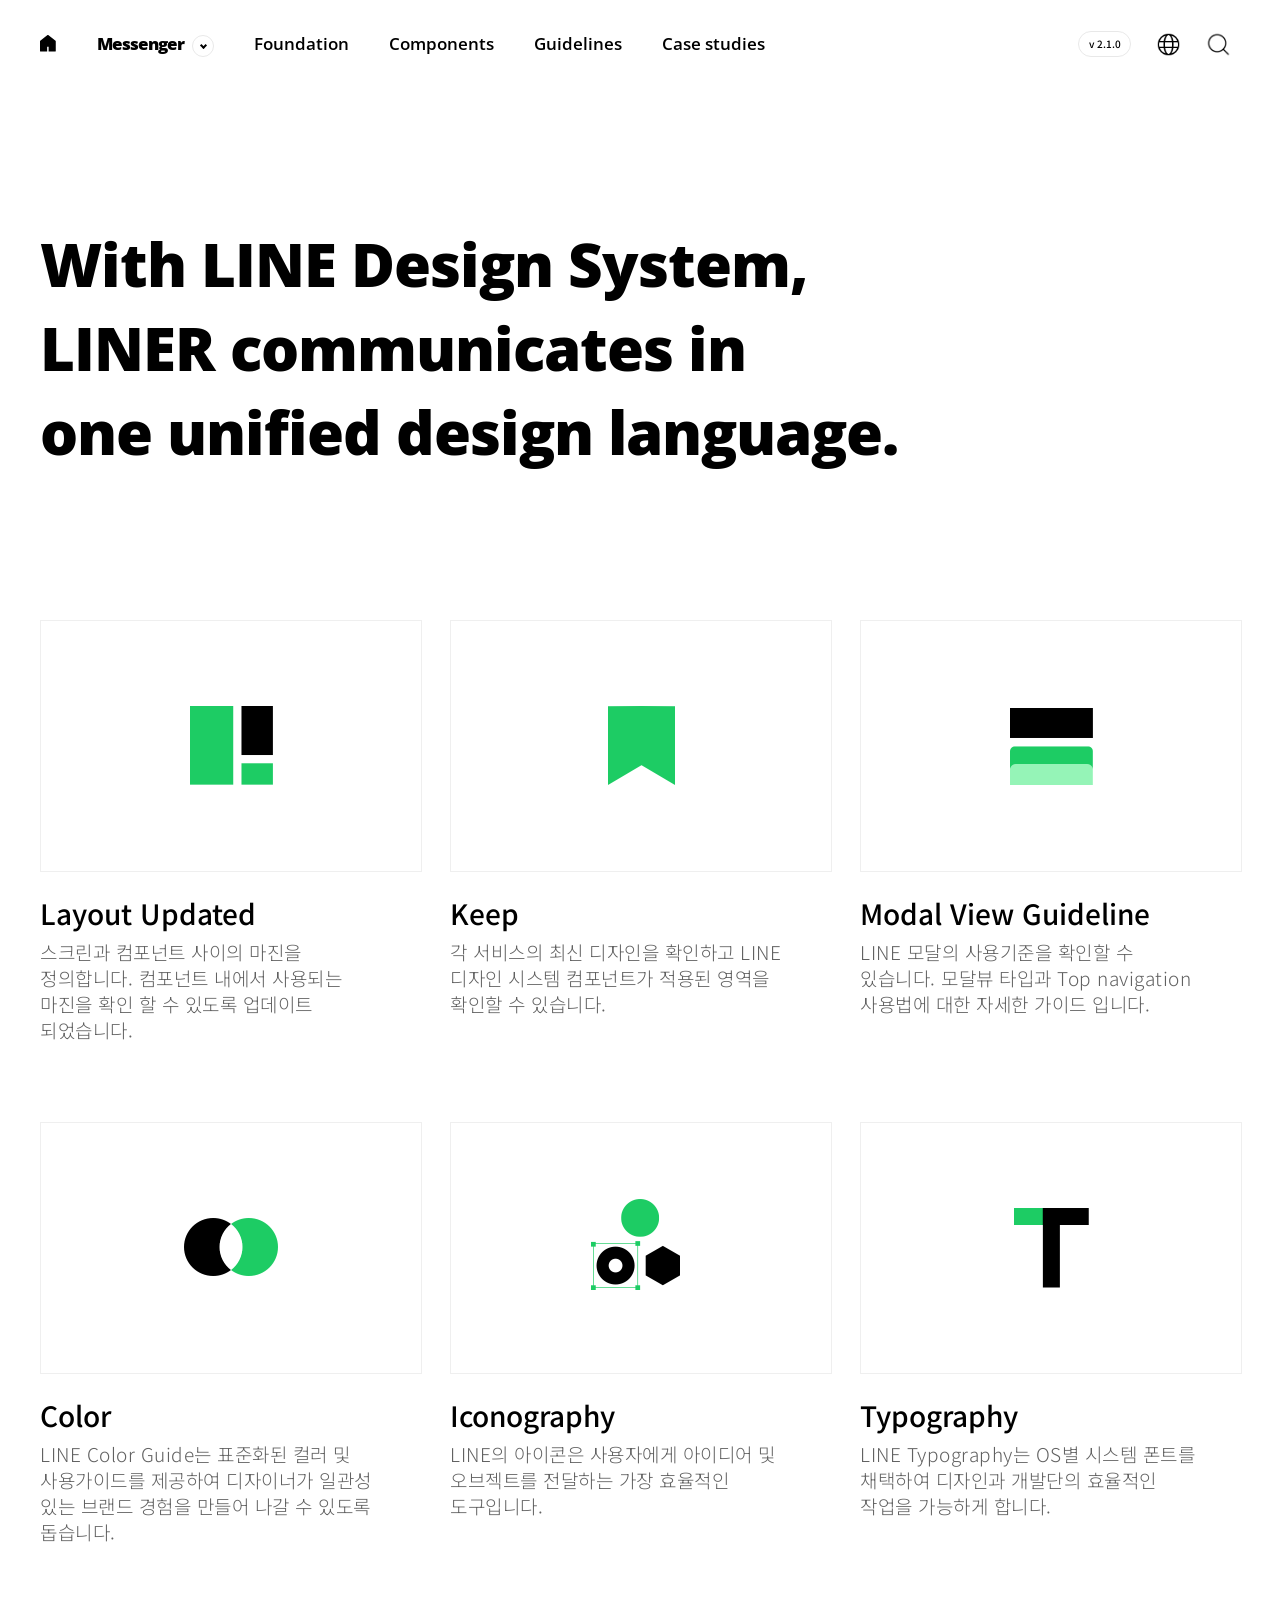
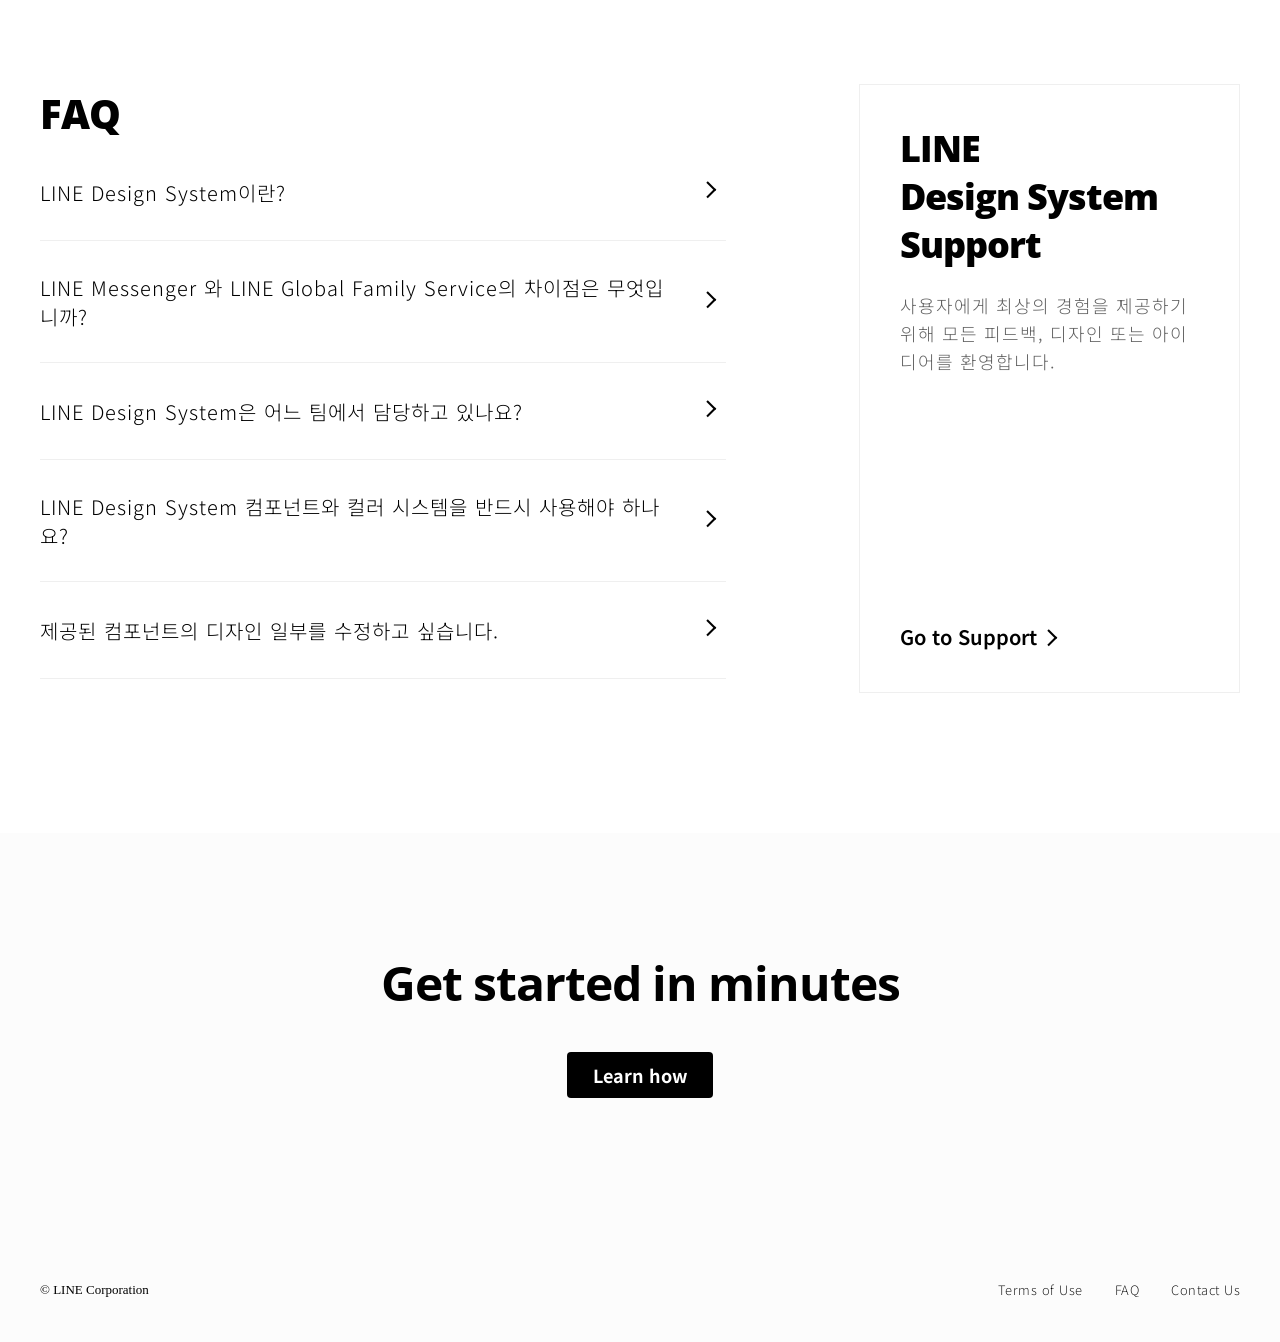
<file: LineDesignSystem/LineDesignSystem/subpage/Messenger/index.html>
<!DOCTYPE html>
<html lang="ko">
  <head>
    <meta charset="utf-8">
    <title>Line Design System for Messenger</title>
    <link rel="stylesheet" href="./css/initial.min.css">
    <link rel="stylesheet" href="./css/style.css">
    <script type="text/javascript" src="./js/jquery.js"></script>
    <script type="text/javascript" src=./js/common.js></script>
  </head>
  <body>
    <div class="overlay"></div>
    <header id="header">
      <h1><a href="../../index.html"><svg height="17" width="17"><path d="M7.522.124L.224 5.822c-.141.111-.224.28-.224.46v9.634c0 .323.261.584.584.584h6.57v-4.742h1.469V16.5h6.556c.322 0 .584-.261.584-.584V6.282c0-.18-.083-.349-.225-.46L8.241.124c-.212-.165-.508-.165-.72 0z"></path></svg></a><span>Messenger<div class="cbox"></div></span></h1>
      <ul class="gnb">
        <li><a href="../Foundation/index.html">Foundation</a></li>
        <li><a href="../Components/index.html">Components</a></li>
        <li><a href="../Guidelines/index.html">Guidelines</a></li>
        <li><a href="../CaseStudies/index.html">Case studies</a></li>
      </ul>
      <div class="right-area">
        <span class="version">v 2.1.0</span>
        <div class="language">
          <div class="globe"></div>
        </div>
        <div class="lang-box1">
          <a href="#">Messenger</a>
          <a href="#">Global Family Service</a>
        </div>
        <div class="lang-box">
          <a href="#">En</a>
          <a href="#">Kr</a>
          <a href="#">Jp</a>
        </div>
        <div class="glass">
          <div class="magnifying"></div>
        </div>
      </div>
      <div class="input-area">
        <div class="glass">
          <div class="magnifying"></div>
        </div>
        <input type="search" placeholder="Search LDSM">
        <div class="xbutton">
          <div class="xbtn"></div>
        </div>
      </div>
    </header>
    <div class="wrap">
      <div class="content first slide load">
        <div class="text-area">
          <p>With LINE Design System,</p>
          <p>LINER communicates in</p>
          <p>one unified design language.</p>
        </div>
      </div>
      <div class="content second">
        <div class="container">
          <div class="first-line slide load">
            <ul>
              <li>
                <a href="#">
                  <img src="./img/ldsm_main_layout.png" alt="">
                  <div class="title-wrapper">
                    <h5 class="title">Layout Updated</h5>
                    <p class="desc">스크린과 컴포넌트 사이의 마진을 정의합니다. 컴포넌트 내에서 사용되는 마진을 확인 할 수 있도록 업데이트 되었습니다.</p>
                  </div>
                </a>
              </li>
              <li>
                <a href="#">
                  <img src="./img/ldsm_main_keep.png" alt="">
                  <div class="title-wrapper">
                    <h5 class="title">Keep</h5>
                    <p class="desc">각 서비스의 최신 디자인을 확인하고 LINE 디자인 시스템 컴포넌트가 적용된 영역을 확인할 수 있습니다.</p>
                  </div>
                </a>
              </li>
              <li>
                <a href="#">
                  <img src="./img/ldsm_main_modal.png" alt="">
                  <div class="title-wrapper">
                    <h5 class="title">Modal View Guideline</h5>
                    <p class="desc">LINE 모달의 사용기준을 확인할 수 있습니다. 모달뷰 타입과 Top navigation 사용법에 대한 자세한 가이드 입니다.</p>
                  </div>
                </a>
              </li>
            </ul>
          </div>
          <div class="second-line slide">
            <ul>
              <li>
                <a href="#">
                  <img src="./img/ldsm_main_ldscolor.png" alt="">
                  <div class="title-wrapper">
                    <h5 class="title">Color</h5>
                    <p class="desc">LINE Color Guide는 표준화된 컬러 및 사용가이드를 제공하여 디자이너가 일관성 있는 브랜드 경험을 만들어 나갈 수 있도록 돕습니다.</p>
                  </div>
                </a>
              </li>
              <li>
                <a href="#">
                  <img src="./img/ldsm_main_icongraphy.png" alt="">
                  <div class="title-wrapper">
                    <h5 class="title">Iconography</h5>
                    <p class="desc">LINE의 아이콘은 사용자에게 아이디어 및 오브젝트를 전달하는 가장 효율적인 도구입니다.</p>
                  </div>
                </a>
              </li>
              <li>
                <a href="#">
                  <img src="./img/ldsm_main_typo.png" alt="">
                  <div class="title-wrapper">
                    <h5 class="title">Typography</h5>
                    <p class="desc">LINE Typography는 OS별 시스템 폰트를 채택하여 디자인과 개발단의 효율적인 작업을 가능하게 합니다.</p>
                  </div>
                </a>
              </li>
            </ul>
          </div>
        </div>
      </div>
      <div class="content third slide">
        <div class="left-box">
          <h2 class="main-title">FAQ</h2>
          <div class="btn-group">
            <ul>
              <li>
                <a href="#">
                  <button class="btn">LINE Design System이란?<span></span></button>
                </a>
              </li>
              <li>
                <a href="#">
                  <button class="btn">LINE Messenger 와 LINE Global Family Service의 차이점은 무엇입니까?<span></span></button>
                </a>
              </li>
              <li>
                <a href="#">
                  <button class="btn">LINE Design System은 어느 팀에서 담당하고 있나요?<span></span></button>
                </a>
              </li>
              <li>
                <a href="#">
                  <button class="btn">LINE Design System 컴포넌트와 컬러 시스템을 반드시 사용해야 하나요?<span></span></button>
                </a>
              </li>
              <li>
                <a href="#">
                  <button class="btn">제공된 컴포넌트의 디자인 일부를 수정하고 싶습니다.<span></span></button>
                </a>
              </li>
            </ul>
          </div>
        </div>
        <div class="right-box">
          <h2 class="main-title">LINE<br>Design System<br>Support</h2>
          <p class="desc">사용자에게 최상의 경험을 제공하기 위해 모든 피드백, 디자인 또는 아이디어를 환영합니다.</p>
          <a href="#">Go to Support<span></span></a>
        </div>
      </div>
      <div class="content fourth slide">
        <div class="text-wrap">
          <h2 class="main-title">Get started in minutes</h2>
          <a href="#">Learn how</a>
        </div>
      </div>
    </div>
    <footer>
      <div id="footer">
        &copy; LINE Corporation
        <ul>
          <li><a href="#">Terms of Use</a></li>
          <li><a href="#">FAQ</a></li>
          <li><a href="#">Contact Us</a></li>
        </ul>
      </div>
    </footer>
  </body>
</html>
</file>
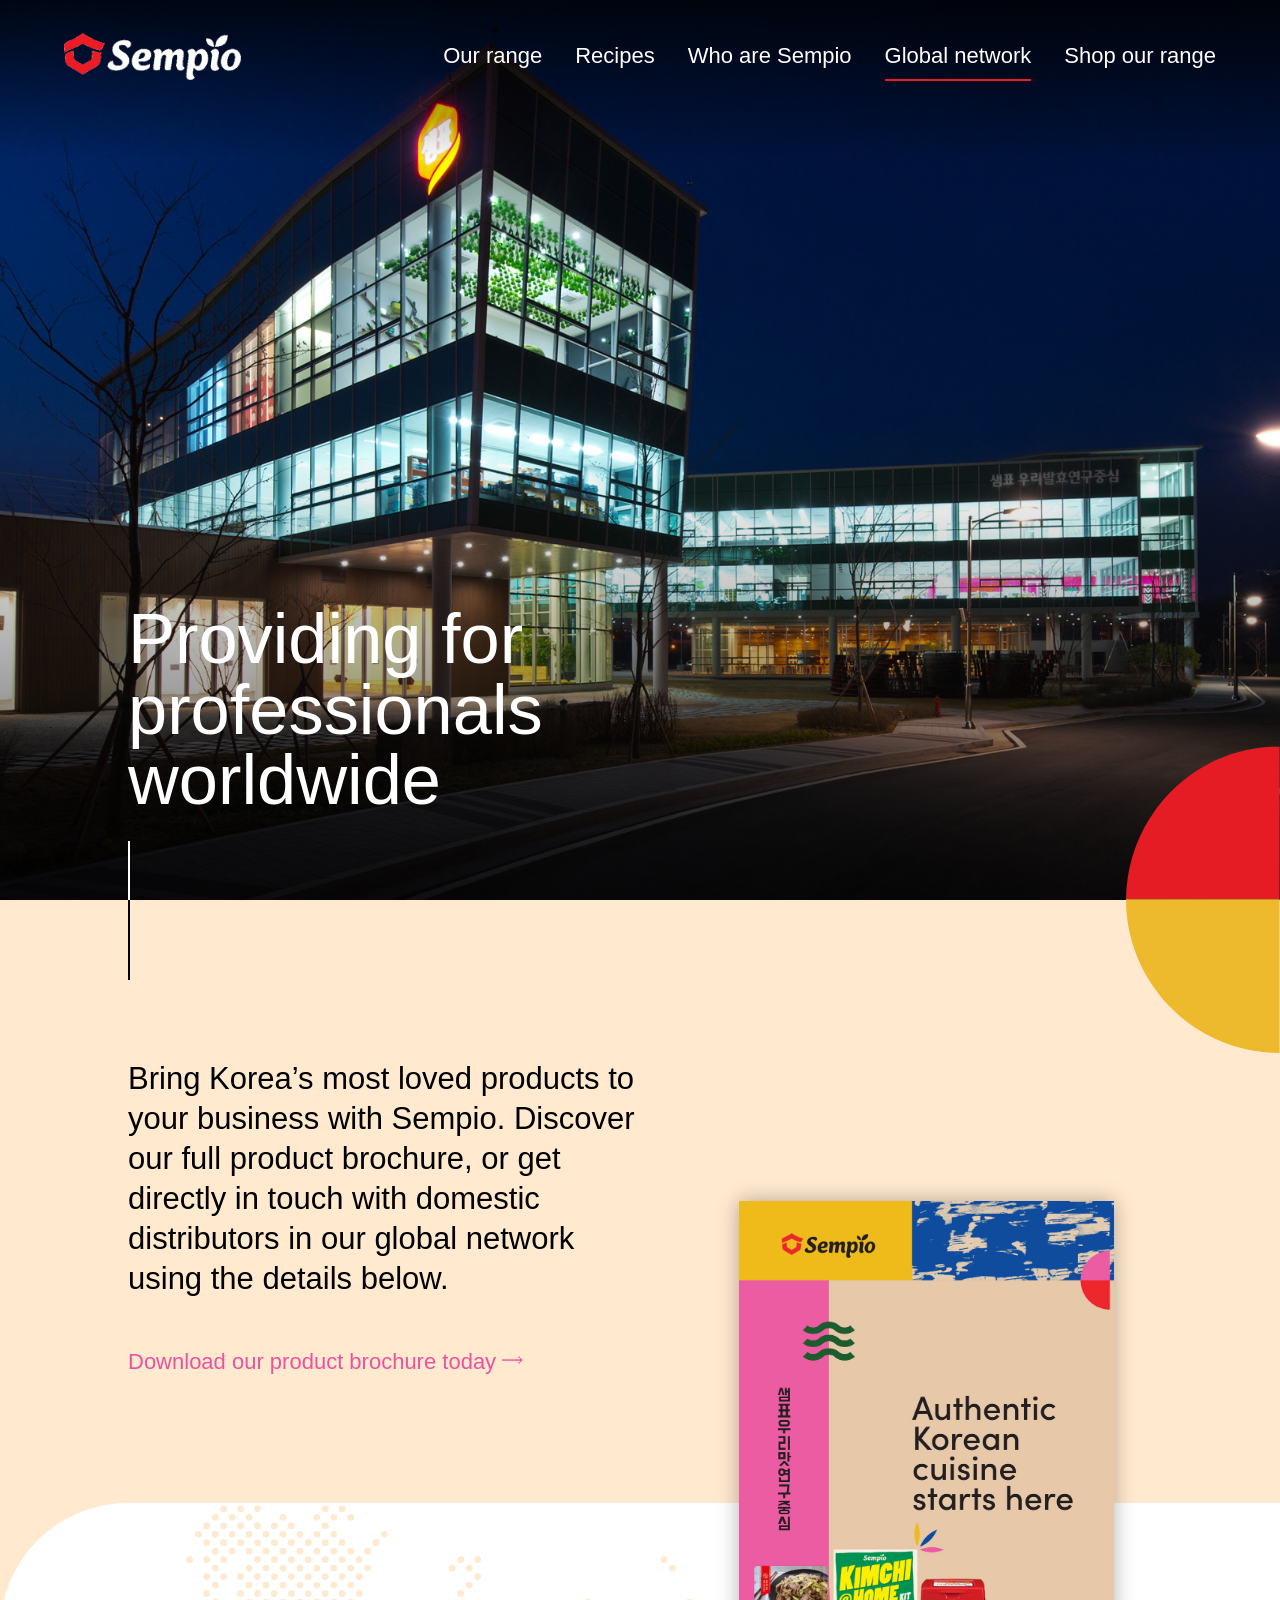
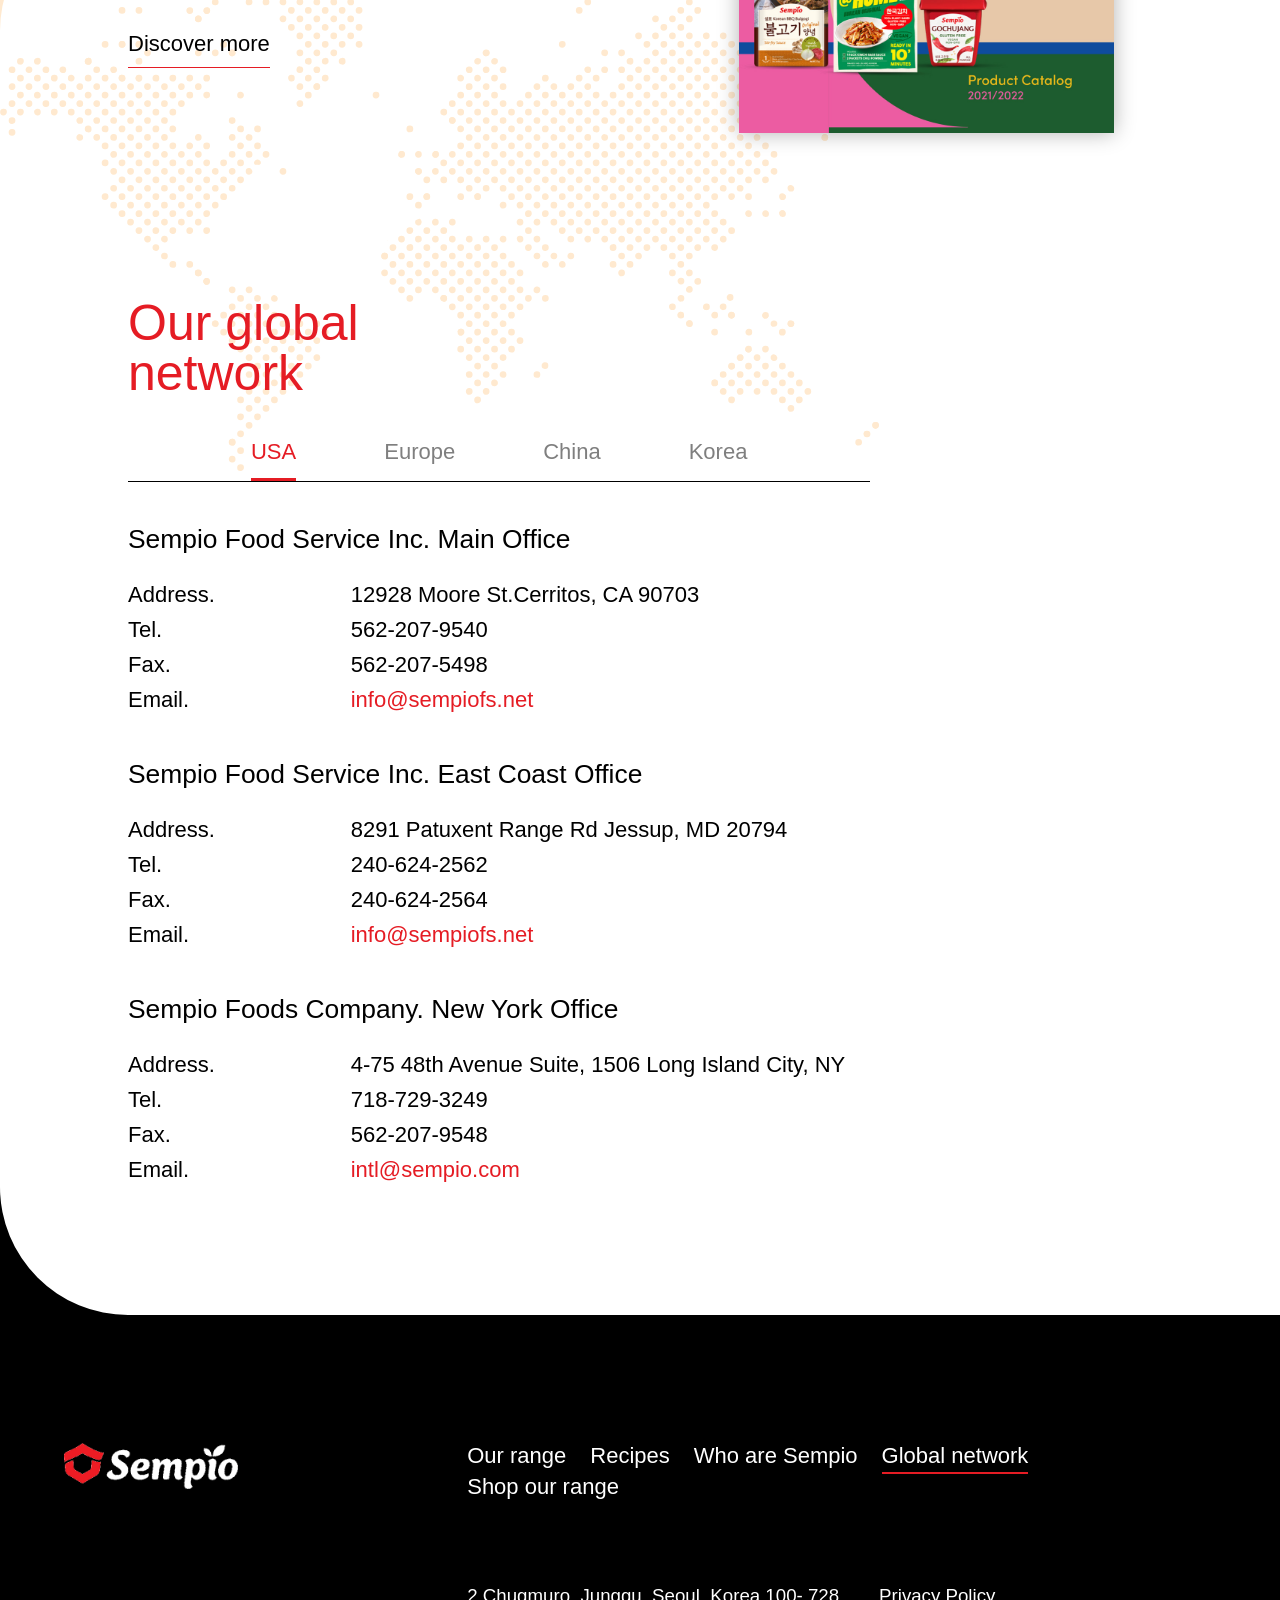
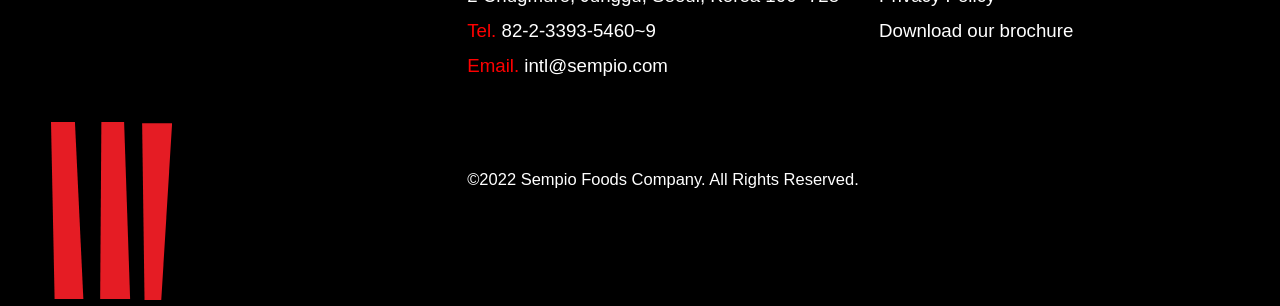
<file: Sempio/global_network/global_network.html>
<!DOCTYPE html>
<html lang="ko">
  <head>
    <meta charset="utf-8">
    <title>Sempio</title>
    <meta name="viewport" content="width=device-width, initial-scale=1, maximum-scale=1, minimum-scale=1, user-scalable=no">
    <link rel="stylesheet" href="../css/style.min.css">
    <script type="text/javascript" src="../js/jquery.min.js"></script>
    <script type="text/javascript" src="../js/common.js"></script>
  </head>
  <body>
    <a href="#header" class="back-to-top"><div class="bg-back"></div></a>
    <div id="wrap">
      <header id="header" class="our_range">
        <div class="wrapping">
          <div id="top-logo">
            <a href="../index.html"><img src="../img/footer-logo.png" alt="logo"></a>
          </div>
          <nav id="top-nav">
            <ul>
              <li><a href="../our_range/our_range.html">Our range</a></li>
              <li><a href="../Recipes/recipes.html">Recipes</a></li>
              <li><a href="../who_are_sempio/who_are_sempio.html">Who are Sempio</a></li>
              <li><a href="../global_network/global_network.html">Global network</a></li>
              <li><a href="#">Shop our range</a></li>
            </ul>
          </nav>
        </div>
        <span id="click-header"><span></span><span></span><span></span></span>
      </header>
      <main>
        <section class="section1 global_network">
          <div class="back-bg">
            <svg class="circles" xmlns="http://www.w3.org/2000/svg" width="193.973" height="386.766" viewBox="0 0 193.973 386.766">
              <path id="Path_8634" data-name="Path 8634" d="M0,0V193.972H192.789C193.775,87.5,106.476.984,0,0Z" transform="translate(0.001 192.797) rotate(-90)" fill="#e51c24"></path>
              <path id="Path_8633" data-name="Path 8633" d="M279.091,534.324V340.356l-193.971,0C85.12,447.48,171.962,534.324,279.091,534.324Z" transform="translate(-85.12 -147.558)" fill="#edb92d"></path>
            </svg>
          </div>
          <div class="wrapping">
            <div class="inner">
              <h1>Providing for professionals worldwide</h1>
            </div>
          </div>
        </section>
        <section class="section2 global_network">
          <div class="wrapping">
            <div class="inner">
              <p>Bring Korea’s most loved products to your business with Sempio. Discover our full product brochure, or get directly in touch with domestic distributors in our global network using the details below.</p>
              <a href="#">Download our product brochure today   ⟶</a>
            </div>
            <div class="inner">
              <a href="#"><img src="../img/global_network/section2/Sempio-Brochure-Cover.jpg" alt="Sempio-Brochure-Cover"></a>
            </div>
          </div>
        </section>
        <section class="section3 global_network">
          <div class="back-bg">
            <svg class="corner-rev" xmlns="http://www.w3.org/2000/svg" width="139.523" height="139.524" viewBox="0 0 139.523 139.524">
              <path id="Path_8633" data-name="Path 8633" d="M40.877,272.734V412.258H180.4A139.524,139.524,0,0,1,40.877,272.734Z" transform="translate(-40.877 -272.734)"></path>
            </svg>
            <svg class="corner" xmlns="http://www.w3.org/2000/svg" width="139.523" height="139.524" viewBox="0 0 139.523 139.524">
              <path id="Path_8633" data-name="Path 8633" d="M40.877,272.734V412.258H180.4A139.524,139.524,0,0,1,40.877,272.734Z" transform="translate(-40.877 -272.734)"></path>
            </svg>
            <div class="dot-globe"></div>
          <div class="wrapping">
            <div class="inner">
              <a href="#">Discover more</a>
            </div>
            <div class="inner">
              <h3>Our global<br>network</h3>
              <ul class="tab-nav">
                <li class="tab"><a>USA</a></li>
                <li><a>Europe</a></li>
                <li><a>China</a></li>
                <li><a>Korea</a></li>
              </ul>
              <div class="information-box USA tab">
                <ul>
                  <li>
                    <h4>Sempio Food Service Inc. Main Office</h4>
                  </li>
                  <li>
                    <span>Address.</span>
                    <span>12928 Moore St.Cerritos, CA 90703</span>
                  </li>
                  <li>
                    <span>Tel.</span>
                    <span>562-207-9540</span>
                  </li>
                  <li>
                    <span>Fax.</span>
                    <span>562-207-5498</span>
                  </li>
                  <li>
                    <span>Email.</span>
                    <span><a href="mailto:info@sempiofs.net">info@sempiofs.net</a></span>
                  </li>
                </ul>
                <ul>
                  <li>
                    <h4>Sempio Food Service Inc. East Coast Office</h4>
                  </li>
                  <li>
                    <span>Address.</span>
                    <span>8291 Patuxent Range Rd Jessup, MD 20794</span>
                  </li>
                  <li>
                    <span>Tel.</span>
                    <span>240-624-2562</span>
                  </li>
                  <li>
                    <span>Fax.</span>
                    <span>240-624-2564</span>
                  </li>
                  <li>
                    <span>Email.</span>
                    <span><a href="mailto:info@sempiofs.net">info@sempiofs.net</a></span>
                  </li>
                </ul>
                <ul>
                  <li>
                    <h4>Sempio Foods Company. New York Office</h4>
                  </li>
                  <li>
                    <span>Address.</span>
                    <span>4-75 48th Avenue Suite, 1506 Long Island City, NY 11109</span>
                  </li>
                  <li>
                    <span>Tel.</span>
                    <span>718-729-3249</span>
                  </li>
                  <li>
                    <span>Fax.</span>
                    <span>562-207-9548</span>
                  </li>
                  <li>
                    <span>Email.</span>
                    <span><a href="mailto:intl@sempio.com">intl@sempio.com</a></span>
                  </li>
                </ul>
              </div>
              <div class="information-box Europe">
                <ul>
                  <li>
                    <h4>Sempio Foods Company. Barcelona Office</h4>
                  </li>
                  <li>
                    <span>Address.</span>
                    <span>C/Bailén, 236 1º-3ª. 08037 Barcelona, Spain</span>
                  </li>
                  <li>
                    <span>Tel.</span>
                    <span>34-934-520-089</span>
                  </li>
                  <li>
                    <span>Email.</span>
                    <span><a href="mailto:intl@sempio.com">intl@sempio.com</a></span>
                  </li>
                  <li>
                    <span>Website.</span>
                    <span><a href="https://sempio.es/">https://sempio.es/</a></span>
                  </li>
                </ul>
              </div>
              <div class="information-box China">
                <ul>
                  <li>
                    <h4>Sempio China Co., Ltd</h4>
                  </li>
                  <li>
                    <span>Address.</span>
                    <span>Room 810, No. 1888 Yishan Road, Shanghai, China 201103</span>
                  </li>
                  <li>
                    <span>Tel.</span>
                    <span>86-21-61679990</span>
                  </li>
                  <li>
                    <span>Fax.</span>
                    <span>86-21-60836985</span>
                  </li>
                  <li>
                    <span>Email.</span>
                    <span><a href="mailto:intl@sempio.com">intl@sempio.com</a></span>
                  </li>
                </ul>
              </div>
              <div class="information-box Korea">
                <ul>
                  <li>
                    <h4>Sempio Foods Company</h4>
                  </li>
                  <li>
                    <span>Address.</span>
                    <span>2 Chungmuro, Junggu, Seoul, Korea 100-728</span>
                  </li>
                  <li>
                    <span>Tel.</span>
                    <span>82-2-3393-5467, 9</span>
                  </li>
                  <li>
                    <span>Fax.</span>
                    <span>82-2-2279-9849</span>
                  </li>
                  <li>
                    <span>Email.</span>
                    <span><a href="mailto:intl@sempio.com">intl@sempio.com</a></span>
                  </li>
                </ul>
              </div>
            </div>
          </div>
        </section>
      </main>
      <footer id="footer">
        <div class="footer-bg">
          <svg class="lines" xmlns="http://www.w3.org/2000/svg" width="121.09" height="178.335" viewBox="0 0 121.09 178.335">
            <path id="Path_5767" data-name="Path 5767" d="M-8776.938,633.992h-28.754l-3.606-177.137h23.946Z" transform="translate(8809.299 -456.855)" fill="#e51c24"></path>
            <path id="Path_5766" data-name="Path 5766" d="M-8776.359,456.855h22.742l6.01,177.137h-29.955Z" transform="translate(8826.729 -456.855)" fill="#e51c24"></path>
            <path id="Path_5765" data-name="Path 5765" d="M-8731.336,634.766h-16.732l-2.4-177.137h29.955Z" transform="translate(8841.607 -456.43)" fill="#e51c24"></path>
          </svg>
        </div>
        <div class="wrapping">
          <div class="footer-logo inner">
            <img src="../img/footer-logo.png" alt="logo">
          </div>
          <div class="footer-main inner">
            <nav id="footer-nav">
              <ul>
                <li><a href="../our_range/our_range.html">Our range</a></li>
                <li><a href="../Recipes/recipes.html">Recipes</a></li>
                <li><a href="../who_are_sempio/who_are_sempio.html">Who are Sempio</a></li>
                <li><a href="../global_network/global_network.html">Global network</a></li>
                <li><a href="#">Shop our range</a></li>
              </ul>
            </nav>
            <div class="information">
              <div class="footer-main-left">
                <p>2 Chugmuro, Junggu, Seoul, Korea 100- 728</p>
                <p><span>Tel. </span>82-2-3393-5460~9</p>
                <p><span>Email. </span><a href="mailto:intl@sempio.com">intl@sempio.com</a></p>
              </div>
              <div class="footer-main-right">
                <a href="#">Privacy Policy</a>
                <a href="#">Download our brochure</a>
              </div>
            </div>
            <div class="copyright">
              &copy;2022 Sempio Foods Company. All Rights Reserved.
            </div>
          </div>
        </div>
      </footer>
      <div id="shop-our-range">
        <div class="close-btn">Close ✕</div>
        <div class="global-amazon">
          <svg xmlns="http://www.w3.org/2000/svg" width="33.712" height="34.3" viewBox="0 0 33.712 34.3">
            <g id="Group_130" data-name="Group 130" transform="translate(0.012 -0.1)">
              <g id="Group_128" data-name="Group 128">
                <path id="Path_335" data-name="Path 335" d="M29.6,14.2a2.428,2.428,0,0,0,2.1-1.4l2-4.6c-3.4.2-13.1-4.3-18-8.1C10.8,3.9,3.5,6.8,1.7,7.8A3.246,3.246,0,0,0,0,11l.5,5.7A2.857,2.857,0,0,1,2.2,15c6.1-2.7,8.6-3.5,13.4-6.4C20.4,11.4,27.1,14.2,29.6,14.2Z" fill="#fff"></path>
              </g>
              <g id="Group_129" data-name="Group 129">
                <path id="Path_336" data-name="Path 336" d="M30.9,16l-.7,6.8a6.088,6.088,0,0,1-3,4.7L15.6,34.4,4.1,27.5a6.353,6.353,0,0,1-3-4.7L.8,19.6a2.724,2.724,0,0,1,1.6-2.7l5.3-2.3.4,6a3.158,3.158,0,0,0,1.3,2.2l6.2,3.7,6.2-3.7a2.563,2.563,0,0,0,1.3-2.2l.4-6C27.3,16,29.4,16.5,30.9,16Z" fill="#fff"></path>
              </g>
            </g></svg>
          <p>Start cooking Korean inspired dishes.</p>
          <p>Shop our range now:</p>
          <a href="#" class="btn">Amazon UK</a>
          <span>or</span>
          <a href="#" class="btn">Amazon US</a>
        </div>
      </div>
    </div>
  </body>
</html>
</file>
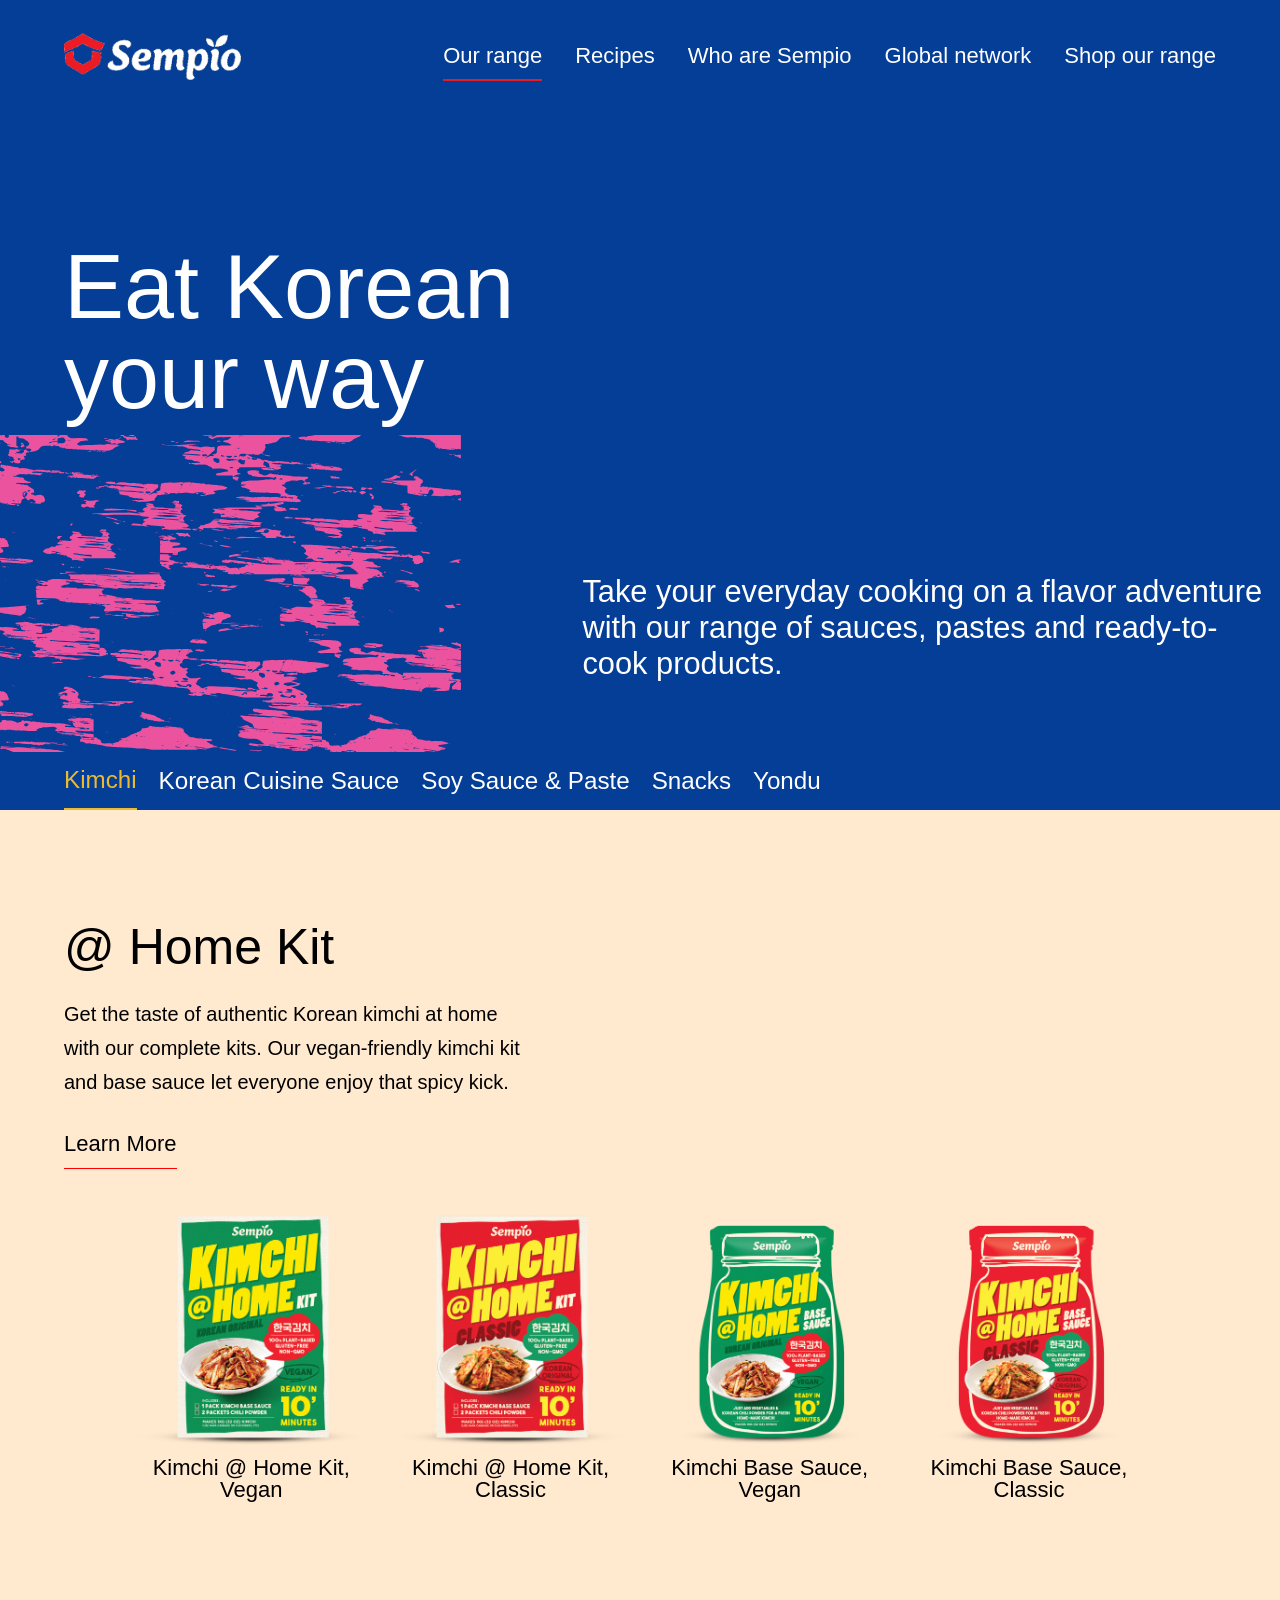
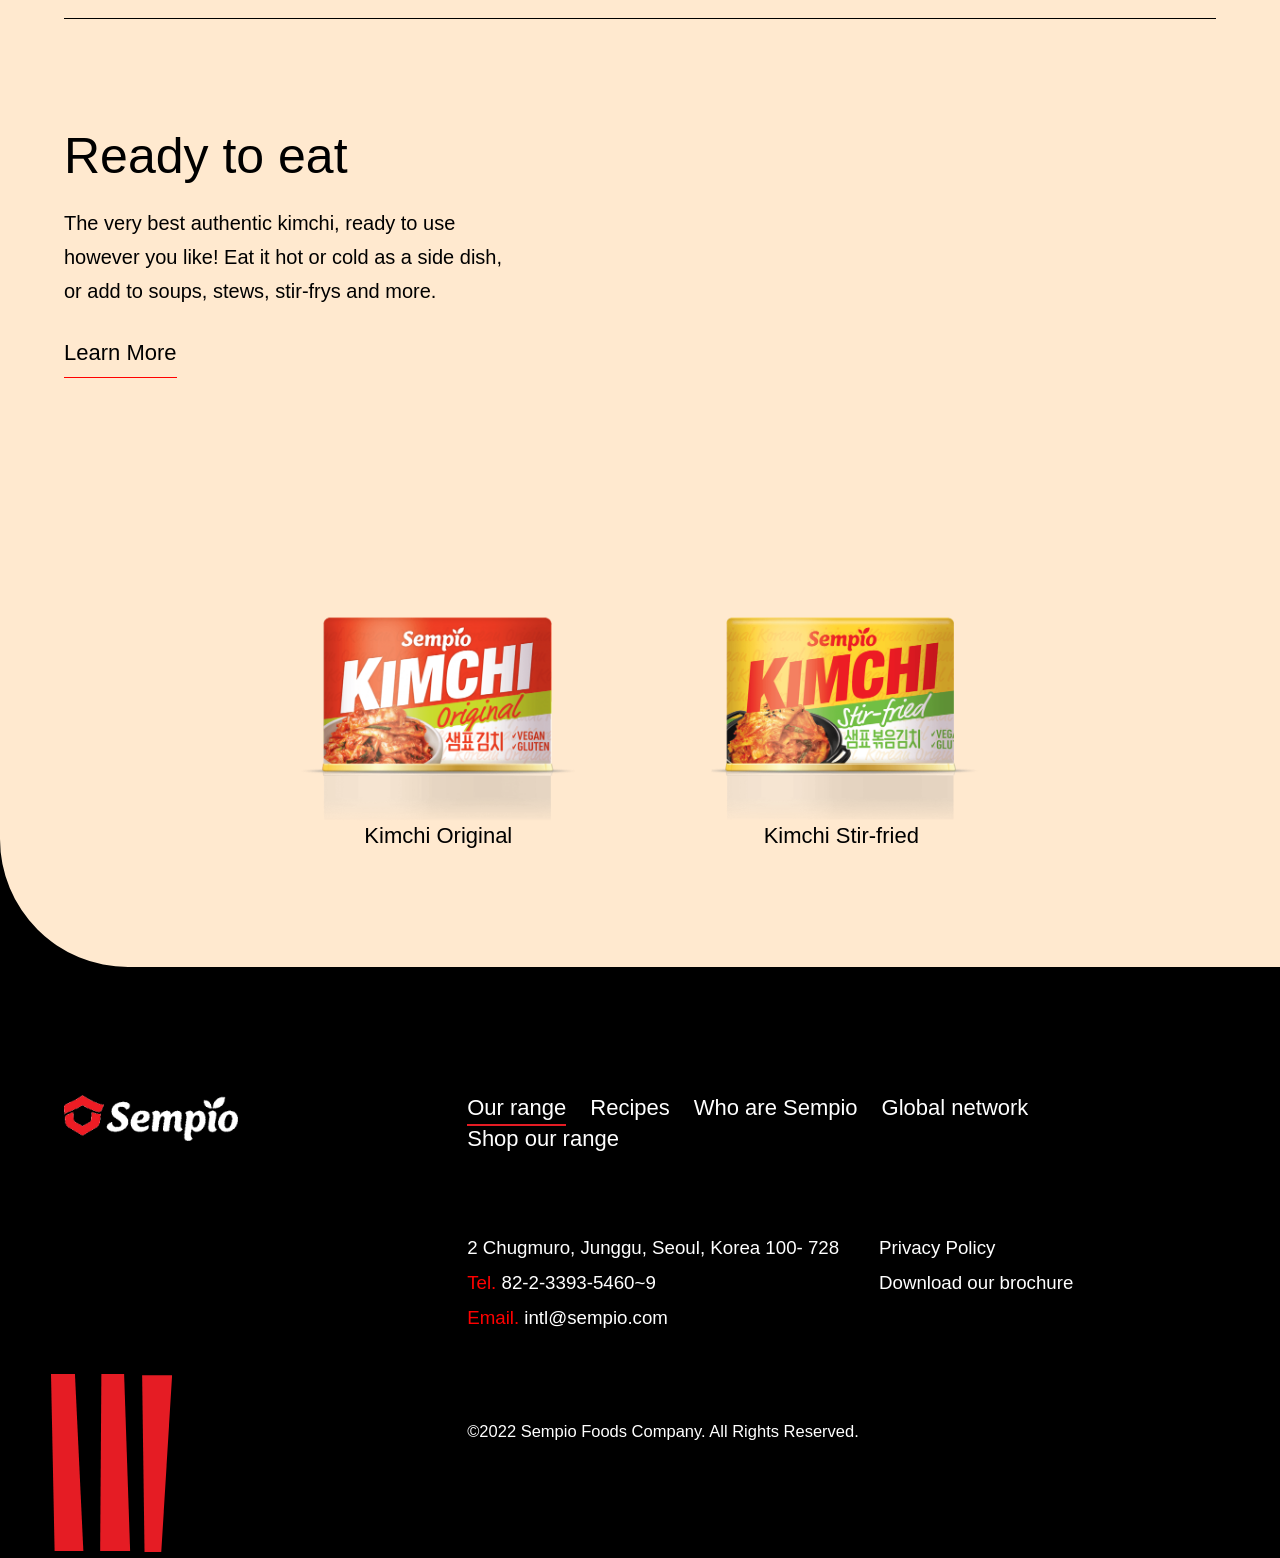
<file: Sempio/our_range/our_range.html>
<!DOCTYPE html>
<html lang="ko">
  <head>
    <meta charset="utf-8">
    <title>Sempio</title>
    <meta name="viewport" content="width=device-width, initial-scale=1, maximum-scale=1, minimum-scale=1, user-scalable=no">
    <link rel="stylesheet" href="../css/style.min.css">
    <link rel="stylesheet" href="https://unpkg.com/swiper/swiper-bundle.min.css"/>
    <script type="text/javascript" src="../js/jquery.min.js"></script>
    <script type="text/javascript" src="../js/common.js"></script>
  </head>
  <body>
    <a href="#header" class="back-to-top"><div class="bg-back"></div></a>
    <div id="wrap">
      <header id="header" class="our_range">
        <div class="wrapping">
          <div id="top-logo">
            <a href="../index.html"><img src="../img/footer-logo.png" alt="logo"></a>
          </div>
          <nav id="top-nav">
            <ul>
              <li><a href="../our_range/our_range.html">Our range</a></li>
              <li><a href="../Recipes/recipes.html">Recipes</a></li>
              <li><a href="../who_are_sempio/who_are_sempio.html">Who are Sempio</a></li>
              <li><a href="../global_network/global_network.html">Global network</a></li>
              <li><a href="#">Shop our range</a></li>
            </ul>
          </nav>
        </div>
        <span id="click-header"><span></span><span></span><span></span></span>
      </header>
      <main>
        <section class="section1 our_range">
          <div class="back-bg">
            <img src="../img/our_range/section1/pink-products-pattern.svg" alt="pink-pattern">
          </div>
          <div class="wrapping">
            <div class="inner">
              <h1>Eat Korean your way</h1>
            </div>
            <div class="inner">
              <p>Take your everyday cooking on a flavor adventure with our range of sauces, pastes and ready-to-cook products.</p>
            </div>
          </div>
        </section>
        <section class="section2 our_range">
          <div class="wrapping">
            <ul>
              <li><a href="#">Kimchi</a></li>
              <li><a href="#">Korean Cuisine Sauce</a></li>
              <li><a href="#">Soy Sauce & Paste</a></li>
              <li><a href="#">Snacks</a></li>
              <li><a href="#">Yondu</a></li>
            </ul>
          </div>
        </section>
        <section class="section3 our_range">
          <div class="back-bg">
            <svg class="corner" xmlns="http://www.w3.org/2000/svg" width="139.523" height="139.524" viewBox="0 0 139.523 139.524">
              <path id="Path_8633" data-name="Path 8633" d="M40.877,272.734V412.258H180.4A139.524,139.524,0,0,1,40.877,272.734Z" transform="translate(-40.877 -272.734)"></path>
            </svg>
          </div>
          <div class="wrapping">
            <div class="inner">
              <h3>@ Home Kit</h3>
              <p>Get the taste of authentic Korean kimchi at home with our complete kits. Our vegan-friendly kimchi kit and base sauce let everyone enjoy that spicy kick.</p>
              <a href="#">Learn More</a>
              <div class="swiper mySwiper">
                <div class="swiper-wrapper">
                  <div id="slide1" class="swiper-slide">
                    <a href="#">
                      <img src="../img/our_range/section3/Kimchi-at-home.png" alt="vegan">
                      <h4>Kimchi @ Home Kit, Vegan</h4>
                    </a>
                  </div>
                  <div id="slide2" class="swiper-slide">
                    <a href="#">
                      <img src="../img/our_range/section3/Kimchi-at-home-classic.png" alt="classic">
                      <h4>Kimchi @ Home Kit, Classic</h4>
                    </a>
                  </div>
                  <div id="slide3" class="swiper-slide">
                    <a href="#">
                      <img src="../img/our_range/section3/Kimchi-Base-Sauce.png" alt="baseVegan">
                      <h4>Kimchi Base Sauce, Vegan</h4>
                    </a>
                  </div>
                  <div id="slide4" class="swiper-slide">
                    <a href="#">
                      <img src="../img/our_range/section3/Kimchi-Base-Sauce-Classic.png" alt="baseClassic">
                      <h4>Kimchi Base Sauce, Classic</h4>
                    </a>
                  </div>
                </div>
                <div class="swiper-button-next slide-btn"></div>
                <div class="swiper-button-prev slide-btn"></div>
              </div>
            </div>
            <div class="inner">
              <h3>Ready to eat</h3>
              <p>The very best authentic kimchi, ready to use however you like! Eat it hot or cold as a side dish, or add to soups, stews, stir-frys and more.</p>
              <a href="#">Learn More</a>
              <div class="swiper mySwiper2">
                <div class="swiper-wrapper">
                  <div class="swiper-slide">
                    <a href="#">
                      <img src="../img/our_range/section3/kimchi-original.png" alt="originalKimchi">
                      <h4>Kimchi Original</h4>
                    </a>
                  </div>
                  <div class="swiper-slide">
                    <a href="#">
                      <img src="../img/our_range/section3/kimchi-stir.png" alt="friedKimchi">
                      <h4>Kimchi Stir-fried</h4>
                    </a>
                  </div>
                </div>
                <div class="swiper-button-next slide-btn next2"></div>
                <div class="swiper-button-prev slide-btn prev2"></div>
              </div>
            </div>
          </div>
        </section>
      </main>
      <footer id="footer">
        <div class="footer-bg">
          <svg class="lines" xmlns="http://www.w3.org/2000/svg" width="121.09" height="178.335" viewBox="0 0 121.09 178.335">
            <path id="Path_5767" data-name="Path 5767" d="M-8776.938,633.992h-28.754l-3.606-177.137h23.946Z" transform="translate(8809.299 -456.855)" fill="#e51c24"></path>
            <path id="Path_5766" data-name="Path 5766" d="M-8776.359,456.855h22.742l6.01,177.137h-29.955Z" transform="translate(8826.729 -456.855)" fill="#e51c24"></path>
            <path id="Path_5765" data-name="Path 5765" d="M-8731.336,634.766h-16.732l-2.4-177.137h29.955Z" transform="translate(8841.607 -456.43)" fill="#e51c24"></path>
          </svg>
        </div>
        <div class="wrapping">
          <div class="footer-logo inner">
            <img src="../img/footer-logo.png" alt="logo">
          </div>
          <div class="footer-main inner">
            <nav id="footer-nav">
              <ul>
                <li><a href="../our_range/our_range.html">Our range</a></li>
                <li><a href="../Recipes/recipes.html">Recipes</a></li>
                <li><a href="../who_are_sempio/who_are_sempio.html">Who are Sempio</a></li>
                <li><a href="../global_network/global_network.html">Global network</a></li>
                <li><a href="#">Shop our range</a></li>
              </ul>
            </nav>
            <div class="information">
              <div class="footer-main-left">
                <p>2 Chugmuro, Junggu, Seoul, Korea 100- 728</p>
                <p><span>Tel. </span>82-2-3393-5460~9</p>
                <p><span>Email. </span><a href="mailto:intl@sempio.com">intl@sempio.com</a></p>
              </div>
              <div class="footer-main-right">
                <a href="#">Privacy Policy</a>
                <a href="#">Download our brochure</a>
              </div>
            </div>
            <div class="copyright">
              &copy;2022 Sempio Foods Company. All Rights Reserved.
            </div>
          </div>
        </div>
      </footer>
      <div id="shop-our-range">
        <div class="close-btn">Close ✕</div>
        <div class="global-amazon">
          <svg xmlns="http://www.w3.org/2000/svg" width="33.712" height="34.3" viewBox="0 0 33.712 34.3">
            <g id="Group_130" data-name="Group 130" transform="translate(0.012 -0.1)">
              <g id="Group_128" data-name="Group 128">
                <path id="Path_335" data-name="Path 335" d="M29.6,14.2a2.428,2.428,0,0,0,2.1-1.4l2-4.6c-3.4.2-13.1-4.3-18-8.1C10.8,3.9,3.5,6.8,1.7,7.8A3.246,3.246,0,0,0,0,11l.5,5.7A2.857,2.857,0,0,1,2.2,15c6.1-2.7,8.6-3.5,13.4-6.4C20.4,11.4,27.1,14.2,29.6,14.2Z" fill="#fff"></path>
              </g>
              <g id="Group_129" data-name="Group 129">
                <path id="Path_336" data-name="Path 336" d="M30.9,16l-.7,6.8a6.088,6.088,0,0,1-3,4.7L15.6,34.4,4.1,27.5a6.353,6.353,0,0,1-3-4.7L.8,19.6a2.724,2.724,0,0,1,1.6-2.7l5.3-2.3.4,6a3.158,3.158,0,0,0,1.3,2.2l6.2,3.7,6.2-3.7a2.563,2.563,0,0,0,1.3-2.2l.4-6C27.3,16,29.4,16.5,30.9,16Z" fill="#fff"></path>
              </g>
            </g></svg>
          <p>Start cooking Korean inspired dishes.</p>
          <p>Shop our range now:</p>
          <a href="#" class="btn">Amazon UK</a>
          <span>or</span>
          <a href="#" class="btn">Amazon US</a>
        </div>
      </div>
    </div>
    <!-- Swiper JS -->
    <script src="https://unpkg.com/swiper/swiper-bundle.min.js"></script>

    <!-- Initialize Swiper -->
    <script>
      var swiper = new Swiper(".mySwiper", {
        slidesPerView: 1,
        slidesPerGroup: 1,
        navigation: {
          nextEl: ".swiper-button-next",
          prevEl: ".swiper-button-prev",
        },
        breakpoints: {
          575: {
            slidesPerView: 2
          },
          990: {
            slidesPerView: 3
          },
          1200: {
            slidesPerView: 4,
          }
        }
      });

      var swiper2 = new Swiper(".mySwiper2", {
        slidesPerView: 1,
        slidesPerGroup: 1,
        navigation: {
          nextEl: ".swiper-button-next",
          prevEl: ".swiper-button-prev",
        },
        breakpoints: {
          575: {
            slidesPerView: 2
          }
        }
      });
    </script>
  </body>
</html>
</file>
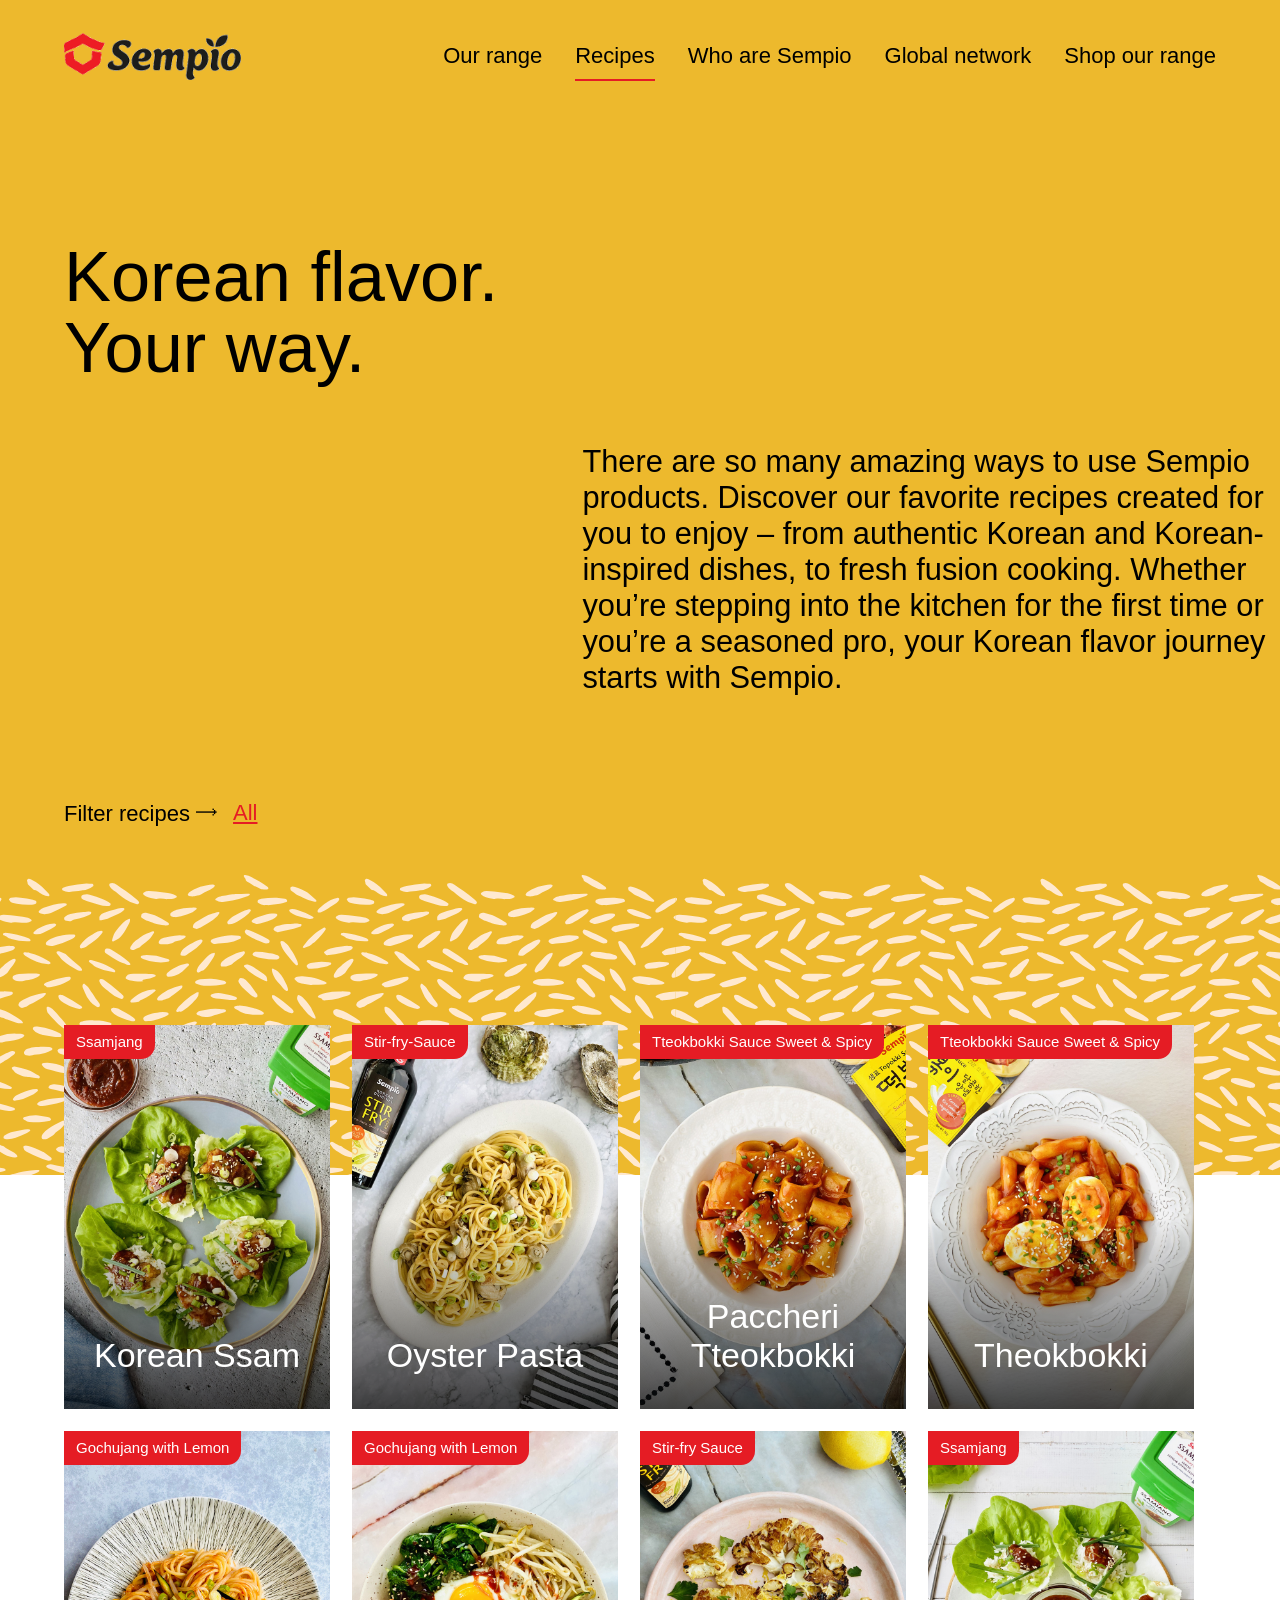
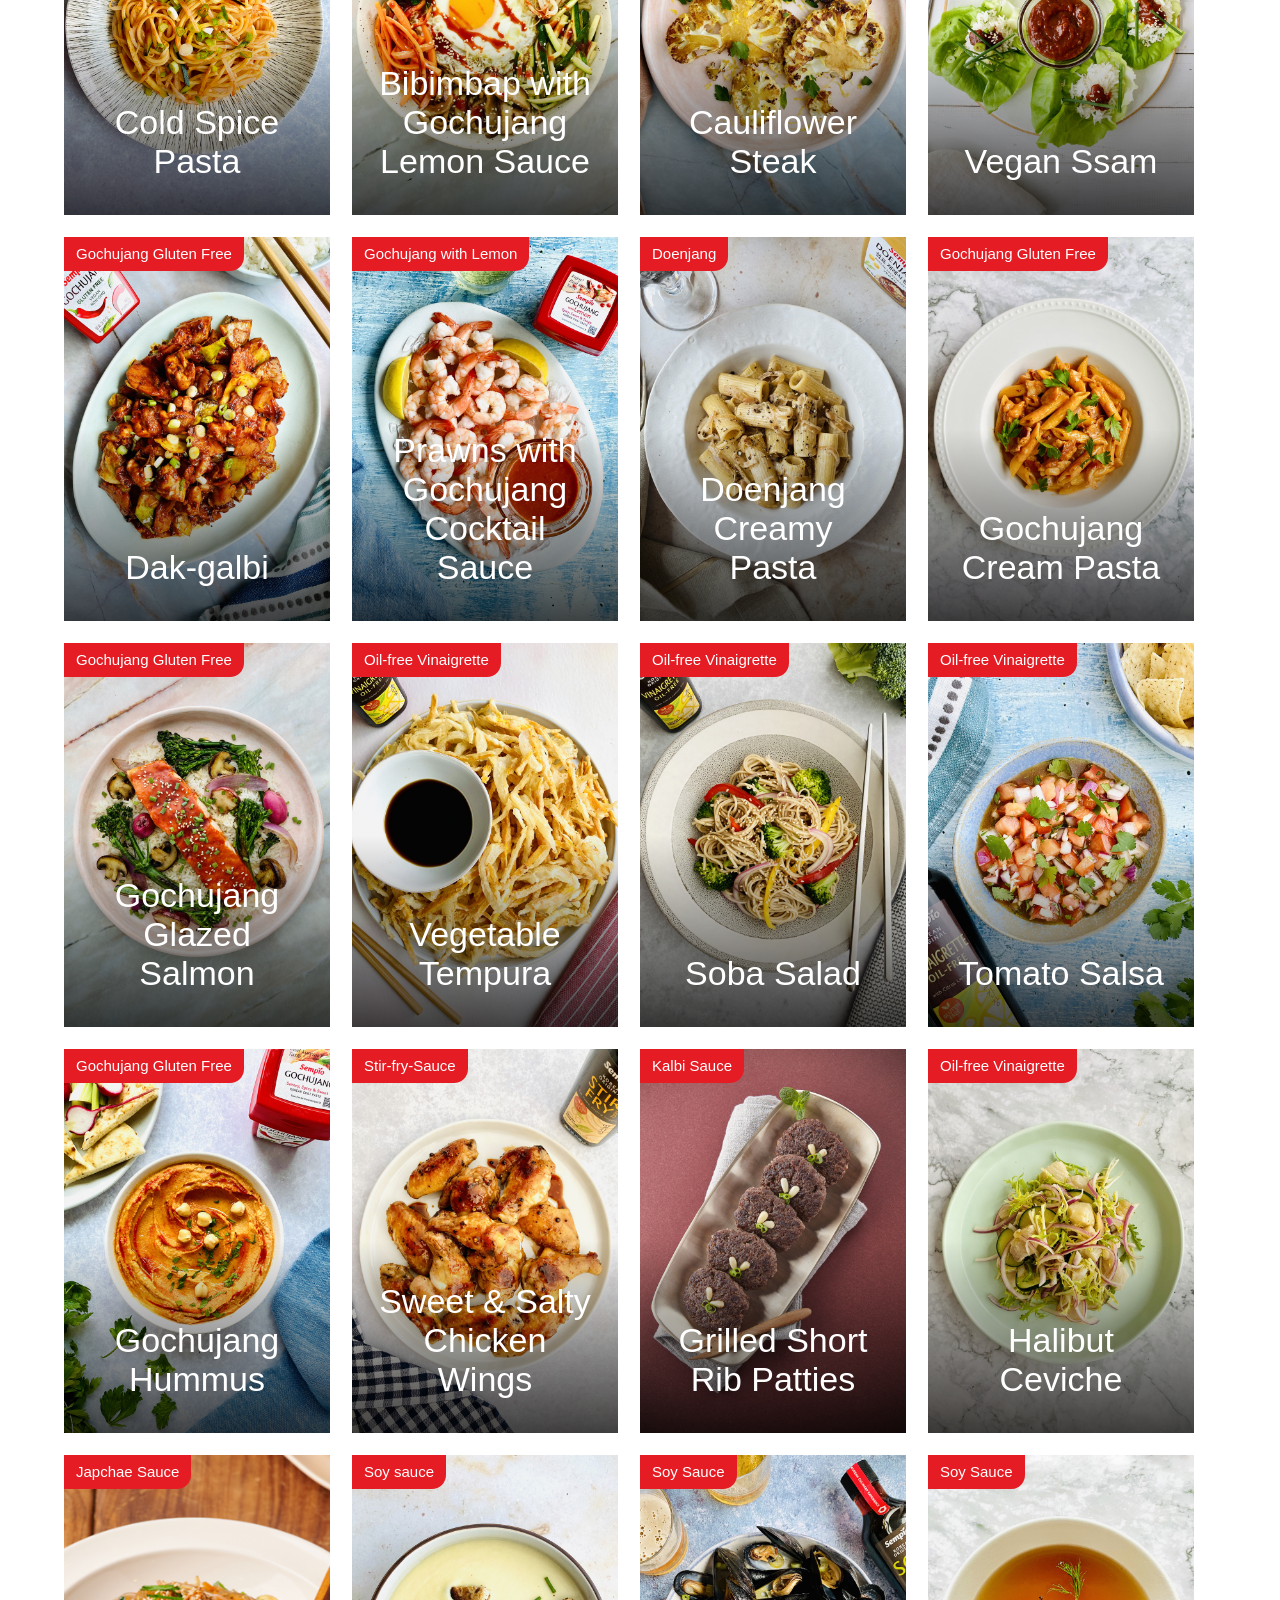
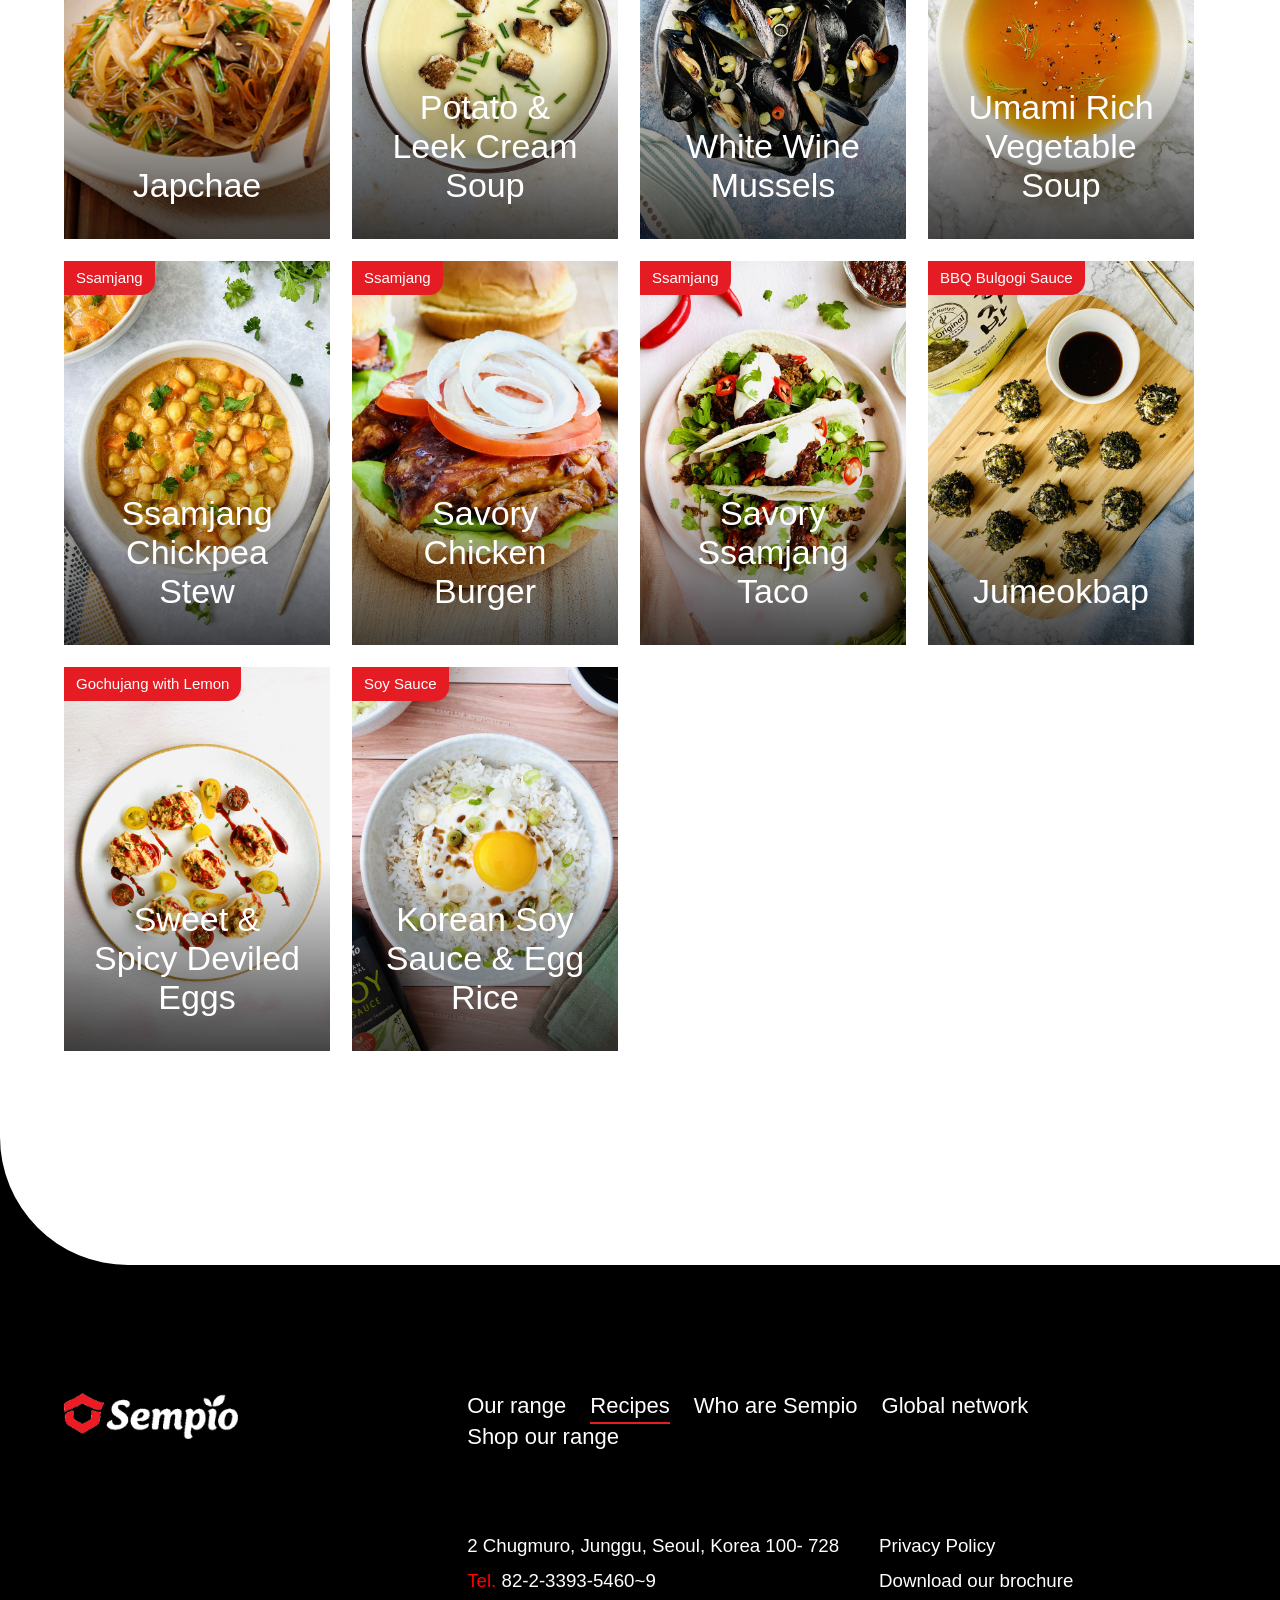
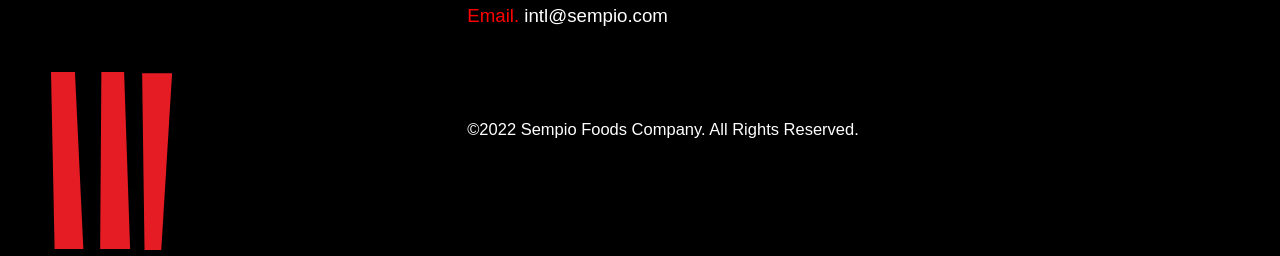
<file: Sempio/Recipes/recipes.html>
<!DOCTYPE html>
<html lang="ko">
  <head>
    <meta charset="utf-8">
    <title>Sempio</title>
    <meta name="viewport" content="width=device-width, initial-scale=1, maximum-scale=1, minimum-scale=1, user-scalable=no">
    <link rel="stylesheet" href="../css/style.min.css">
    <link rel="stylesheet" href="https://unpkg.com/swiper/swiper-bundle.min.css"/>
    <script type="text/javascript" src="../js/jquery.min.js"></script>
    <script type="text/javascript" src="../js/common.js"></script>
  </head>
  <body>
    <a href="#header" class="back-to-top"><div class="bg-back"></div></a>
    <div id="wrap">
      <header id="header">
        <div class="wrapping">
          <div id="top-logo">
            <a href="../index.html">
              <img src="../img/footer-logo.png" alt="logo">
              <img src="../img/logo.png" alt="logo">
            </a>
          </div>
          <nav id="top-nav">
            <ul>
              <li><a href="../our_range/our_range.html">Our range</a></li>
              <li><a href="../Recipes/recipes.html">Recipes</a></li>
              <li><a href="../who_are_sempio/who_are_sempio.html">Who are Sempio</a></li>
              <li><a href="../global_network/global_network.html">Global network</a></li>
              <li><a href="#">Shop our range</a></li>
            </ul>
          </nav>
        </div>
        <span id="click-header"><span></span><span></span><span></span></span>
      </header>
      <main>
        <section class="section1 recipes">
          <div class="wrapping">
            <div class="inner">
              <h1>Korean flavor.<br>Your way.
              </h1>
            </div>
            <div class="inner">
              <p>There are so many amazing ways to use Sempio products. Discover our favorite recipes created for you to enjoy – from authentic Korean and Korean-inspired dishes, to fresh fusion cooking. Whether you’re stepping into the kitchen for the first time or you’re a seasoned pro, your Korean flavor journey starts with Sempio.</p>
            </div>
          </div>
        </section>
        <div class="recipes-filter">
          <div class="wrapping">
            <span>Filter recipes ⟶  </span>
            <select> All
              <option value="all">All</option>
              <option value="jangPasta">Jang Pasta</option>
              <option value="koreanCuisineSauces">Korean cuisine sauces</option>
              <option value="soySauce">Soy sauce</option>
            </select>
          </div>
        </div>
        <section class="section2 recipes">
          <div class="back-bg">
            <div class="grain-bg"></div>
            <svg class="corner" xmlns="http://www.w3.org/2000/svg" width="139.523" height="139.524" viewBox="0 0 139.523 139.524">
              <path id="Path_8633" data-name="Path 8633" d="M40.877,272.734V412.258H180.4A139.524,139.524,0,0,1,40.877,272.734Z" transform="translate(-40.877 -272.734)"></path>
            </svg>
          </div>
          <div class="wrapping">
            <div class="inner">
              <ul class="column">
                <li>
                  <a href="#" style="background-image: url('../img/recipes/section2/tteokbokki-port.jpg')">
                    <div class="product-card">Tteokbokki Sauce Sweet & Spicy</div>
                    <div class="recipes-card-title"><p>Theokbokki</p></div>
                    <div class="shadow-box"></div>
                  </a>
                </li>
                <li>
                  <a href="#" style="background-image: url('../img/recipes/section2/gochujang-lemon-cold-pasta-port.jpg')">
                    <div class="product-card">Gochujang with Lemon</div>
                    <div class="recipes-card-title"><p>Cold Spice Pasta</p></div>
                    <div class="shadow-box"></div>
                  </a>
                </li>
                <li>
                  <a href="#" style="background-image: url('../img/recipes/section2/gochujang-lemon-bibimbap-port.jpg')">
                    <div class="product-card">Gochujang with Lemon</div>
                    <div class="recipes-card-title"><p>Bibimbap with Gochujang Lemon Sauce</p></div>
                    <div class="shadow-box"></div>
                  </a>
                </li>
                <li>
                  <a href="#" style="background-image: url('../img/recipes/section2/soy-cauli-steak-port.jpg')">
                    <div class="product-card">Stir-fry Sauce</div>
                    <div class="recipes-card-title"><p>Cauliflower Steak</p></div>
                    <div class="shadow-box"></div>
                  </a>
                </li>
                <li>
                  <a href="#" style="background-image: url('../img/recipes/section2/korean-ssam-port.jpg')">
                    <div class="product-card">Ssamjang</div>
                    <div class="recipes-card-title"><p>Vegan Ssam</p></div>
                    <div class="shadow-box"></div>
                  </a>
                </li>
                <li>
                  <a href="#" style="background-image: url('../img/recipes/section2/gochujang-dak-galbi-port.jpg')">
                    <div class="product-card">Gochujang Gluten Free</div>
                    <div class="recipes-card-title"><p>Dak-galbi</p></div>
                    <div class="shadow-box"></div>
                  </a>
                </li>
                <li>
                  <a href="#" style="background-image: url('../img/recipes/section2/gochujang-lemon-prawns-port.jpg')">
                    <div class="product-card">Gochujang with Lemon</div>
                    <div class="recipes-card-title"><p>Prawns with Gochujang Cocktail Sauce</p></div>
                    <div class="shadow-box"></div>
                  </a>
                </li>
                <li>
                  <a href="#" style="background-image: url('../img/recipes/section2/doenjang-cream-pasta-port.jpg')">
                    <div class="product-card">Doenjang</div>
                    <div class="recipes-card-title"><p>Doenjang Creamy Pasta</p></div>
                    <div class="shadow-box"></div>
                  </a>
                </li>
                <li>
                  <a href="#" style="background-image: url('../img/recipes/section2/gochujang-cream-pasta-port.jpg')">
                    <div class="product-card">Gochujang Gluten Free</div>
                    <div class="recipes-card-title"><p>Gochujang Cream Pasta</p></div>
                    <div class="shadow-box"></div>
                  </a>
                </li>
                <li>
                  <a href="#" style="background-image: url('../img/recipes/section2/gochujang-glazed-salmon-port.jpg')">
                    <div class="product-card">Gochujang Gluten Free</div>
                    <div class="recipes-card-title"><p>Gochujang Glazed Salmon</p></div>
                    <div class="shadow-box"></div>
                  </a>
                </li>
                <li>
                  <a href="#" style="background-image: url('../img/recipes/section2/soy-veg-tempura-port.jpg')">
                    <div class="product-card">Oil-free Vinaigrette</div>
                    <div class="recipes-card-title"><p>Vegetable Tempura</p></div>
                    <div class="shadow-box"></div>
                  </a>
                </li>
                <li>
                  <a href="#" style="background-image: url('../img/recipes/section2/soy-soba-salad-port.jpg')">
                    <div class="product-card">Oil-free Vinaigrette</div>
                    <div class="recipes-card-title"><p>Soba Salad</p></div>
                    <div class="shadow-box"></div>
                  </a>
                </li>
                <li>
                  <a href="#" style="background-image: url('../img/recipes/section2/soy-tomato-salsa-port.jpg')">
                    <div class="product-card">Oil-free Vinaigrette</div>
                    <div class="recipes-card-title"><p>Tomato Salsa</p></div>
                    <div class="shadow-box"></div>
                  </a>
                </li>
                <li>
                  <a href="#" style="background-image: url('../img/recipes/section2/gochujang-hummus-port.jpg')">
                    <div class="product-card">Gochujang Gluten Free</div>
                    <div class="recipes-card-title"><p>Gochujang Hummus</p></div>
                    <div class="shadow-box"></div>
                  </a>
                </li>
                <li>
                  <a href="#" style="background-image: url('../img/recipes/section2/chicken-wings-port.jpg')">
                    <div class="product-card">Stir-fry-Sauce</div>
                    <div class="recipes-card-title"><p>Sweet & Salty Chicken Wings</p></div>
                    <div class="shadow-box"></div>
                  </a>
                </li>
                <li>
                  <a href="#" style="background-image: url('../img/recipes/section2/patties-port.jpg')">
                    <div class="product-card">Kalbi Sauce</div>
                    <div class="recipes-card-title"><p>Grilled Short Rib Patties</p></div>
                    <div class="shadow-box"></div>
                  </a>
                </li>
                <li>
                  <a href="#" style="background-image: url('../img/recipes/section2/soy-halibut-port.jpg')">
                    <div class="product-card">Oil-free Vinaigrette</div>
                    <div class="recipes-card-title"><p>Halibut Ceviche</p></div>
                    <div class="shadow-box"></div>
                  </a>
                </li>
                <li>
                  <a href="#" style="background-image: url('../img/recipes/section2/japchae-5.png')">
                    <div class="product-card">Japchae Sauce</div>
                    <div class="recipes-card-title"><p>Japchae</p></div>
                    <div class="shadow-box"></div>
                  </a>
                </li>
                <li>
                  <a href="#" style="background-image: url('../img/recipes/section2/soy-leek-potato-soup-port.jpg')">
                    <div class="product-card">Soy sauce</div>
                    <div class="recipes-card-title"><p>Potato & Leek Cream Soup</p></div>
                    <div class="shadow-box"></div>
                  </a>
                </li>
                <li>
                  <a href="#" style="background-image: url('../img/recipes/section2/soy-mussels-port.jpg')">
                    <div class="product-card">Soy Sauce</div>
                    <div class="recipes-card-title"><p>White Wine Mussels</p></div>
                    <div class="shadow-box"></div>
                  </a>
                </li>
                <li>
                  <a href="#" style="background-image: url('../img/recipes/section2/soy-vegetable-soup-port.jpg')">
                    <div class="product-card">Soy Sauce</div>
                    <div class="recipes-card-title"><p>Umami Rich Vegetable Soup</p></div>
                    <div class="shadow-box"></div>
                  </a>
                </li>
                <li>
                  <a href="#" style="background-image: url('../img/recipes/section2/ssamjang-chickpea-stew-port.jpg')">
                    <div class="product-card">Ssamjang</div>
                    <div class="recipes-card-title"><p>Ssamjang Chickpea Stew</p></div>
                    <div class="shadow-box"></div>
                  </a>
                </li>
                <li>
                  <a href="#" style="background-image: url('../img/recipes/section2/savory-chicken-sandwich-port.jpg')">
                    <div class="product-card">Ssamjang</div>
                    <div class="recipes-card-title"><p>Savory Chicken Burger</p></div>
                    <div class="shadow-box"></div>
                  </a>
                </li>
                <li>
                  <a href="#" style="background-image: url('../img/recipes/section2/ssamjang-savory-taco-port.jpg')">
                    <div class="product-card">Ssamjang</div>
                    <div class="recipes-card-title"><p>Savory Ssamjang Taco</p></div>
                    <div class="shadow-box"></div>
                  </a>
                </li>
                <li>
                  <a href="#" style="background-image: url('../img/recipes/section2/jumeokbap-port.jpg')">
                    <div class="product-card">BBQ Bulgogi Sauce</div>
                    <div class="recipes-card-title"><p>Jumeokbap</p></div>
                    <div class="shadow-box"></div>
                  </a>
                </li>
                <li>
                  <a href="#" style="background-image: url('../img/recipes/section2/gochujang-lemon-deviled-eggs-port.jpg')">
                    <div class="product-card">Gochujang with Lemon</div>
                    <div class="recipes-card-title"><p>Sweet & Spicy Deviled Eggs</p></div>
                    <div class="shadow-box"></div>
                  </a>
                </li>
                <li>
                  <a href="#" style="background-image: url('../img/recipes/section2/soy-egg-rice-port.jpg')">
                    <div class="product-card">Soy Sauce</div>
                    <div class="recipes-card-title"><p>Korean Soy Sauce & Egg Rice</p></div>
                    <div class="shadow-box"></div>
                  </a>
                </li>
                <li>
                  <a href="#" style="background-image: url('../img/recipes/section2/korean-meat-ssam-port.jpg')">
                    <div class="product-card">Ssamjang</div>
                    <div class="recipes-card-title"><p>Korean Ssam</p></div>
                    <div class="shadow-box"></div>
                  </a>
                </li>
                <li>
                  <a href="#" style="background-image: url('../img/recipes/section2/soy-oyster-pasta-port.jpg')">
                    <div class="product-card">Stir-fry-Sauce</div>
                    <div class="recipes-card-title"><p>Oyster Pasta</p></div>
                    <div class="shadow-box"></div>
                  </a>
                </li>
                <li>
                  <a href="#" style="background-image: url('../img/recipes/section2/paccheri-teokbokki-port.jpg')">
                    <div class="product-card">Tteokbokki Sauce Sweet & Spicy</div>
                    <div class="recipes-card-title"><p>Paccheri Tteokbokki</p></div>
                    <div class="shadow-box"></div>
                  </a>
                </li>
              </ul>
            </div>
          </div>
        </section>
      </main>
      <footer id="footer">
        <div class="footer-bg">
          <svg class="lines" xmlns="http://www.w3.org/2000/svg" width="121.09" height="178.335" viewBox="0 0 121.09 178.335">
            <path id="Path_5767" data-name="Path 5767" d="M-8776.938,633.992h-28.754l-3.606-177.137h23.946Z" transform="translate(8809.299 -456.855)" fill="#e51c24"></path>
            <path id="Path_5766" data-name="Path 5766" d="M-8776.359,456.855h22.742l6.01,177.137h-29.955Z" transform="translate(8826.729 -456.855)" fill="#e51c24"></path>
            <path id="Path_5765" data-name="Path 5765" d="M-8731.336,634.766h-16.732l-2.4-177.137h29.955Z" transform="translate(8841.607 -456.43)" fill="#e51c24"></path>
          </svg>
        </div>
        <div class="wrapping">
          <div class="footer-logo inner">
            <img src="../img/footer-logo.png" alt="logo">
          </div>
          <div class="footer-main inner">
            <nav id="footer-nav">
              <ul>
                <li><a href="../our_range/our_range.html">Our range</a></li>
                <li><a href="../Recipes/recipes.html">Recipes</a></li>
                <li><a href="../who_are_sempio/who_are_sempio.html">Who are Sempio</a></li>
                <li><a href="../global_network/global_network.html">Global network</a></li>
                <li><a href="#">Shop our range</a></li>
              </ul>
            </nav>
            <div class="information">
              <div class="footer-main-left">
                <p>2 Chugmuro, Junggu, Seoul, Korea 100- 728</p>
                <p><span>Tel. </span>82-2-3393-5460~9</p>
                <p><span>Email. </span><a href="mailto:intl@sempio.com">intl@sempio.com</a></p>
              </div>
              <div class="footer-main-right">
                <a href="#">Privacy Policy</a>
                <a href="#">Download our brochure</a>
              </div>
            </div>
            <div class="copyright">
              &copy;2022 Sempio Foods Company. All Rights Reserved.
            </div>
          </div>
        </div>
      </footer>
      <div id="shop-our-range">
        <div class="close-btn">Close ✕</div>
        <div class="global-amazon">
          <svg xmlns="http://www.w3.org/2000/svg" width="33.712" height="34.3" viewBox="0 0 33.712 34.3">
            <g id="Group_130" data-name="Group 130" transform="translate(0.012 -0.1)">
              <g id="Group_128" data-name="Group 128">
                <path id="Path_335" data-name="Path 335" d="M29.6,14.2a2.428,2.428,0,0,0,2.1-1.4l2-4.6c-3.4.2-13.1-4.3-18-8.1C10.8,3.9,3.5,6.8,1.7,7.8A3.246,3.246,0,0,0,0,11l.5,5.7A2.857,2.857,0,0,1,2.2,15c6.1-2.7,8.6-3.5,13.4-6.4C20.4,11.4,27.1,14.2,29.6,14.2Z" fill="#fff"></path>
              </g>
              <g id="Group_129" data-name="Group 129">
                <path id="Path_336" data-name="Path 336" d="M30.9,16l-.7,6.8a6.088,6.088,0,0,1-3,4.7L15.6,34.4,4.1,27.5a6.353,6.353,0,0,1-3-4.7L.8,19.6a2.724,2.724,0,0,1,1.6-2.7l5.3-2.3.4,6a3.158,3.158,0,0,0,1.3,2.2l6.2,3.7,6.2-3.7a2.563,2.563,0,0,0,1.3-2.2l.4-6C27.3,16,29.4,16.5,30.9,16Z" fill="#fff"></path>
              </g>
            </g></svg>
          <p>Start cooking Korean inspired dishes.</p>
          <p>Shop our range now:</p>
          <a href="#" class="btn">Amazon UK</a>
          <span>or</span>
          <a href="#" class="btn">Amazon US</a>
        </div>
      </div>
    </div>
  </body>
</html>
</file>
<file: D&F_mobile/css/style.css>
@charset "UTF-8";
@import url('https://fonts.googleapis.com/css2?family=Noto+Sans+KR:wght@100;300;400;500;700;900&display=swap');
@import url('https://webfontworld.github.io/NexonLv1Gothic/NexonLv1Gothic.css');
@import url('https://webfontworld.github.io/NexonLv2Gothic/NexonLv2Gothic.css');
/* font-family: 'Noto Sans KR', sans-serif; */
/* font-family: 'NexonLv2Gothic'; */

@keyframes lightEffect {
  0% {
    opacity: 0;
  }
  50% {
    transform: scaleX(1.6);
    opacity: 1;
  }
  100% {
    transform: scaleX(.4);
    opacity: 0;
  }
}

ul, ol, li {
  list-style: none;
}

a {
  cursor: pointer;
}

.blind {
  display: none;
}

#header {
  height: 62px;
}

.back-to-top {
  display: block;
  position: fixed;
  width: 60px;
  height: 60px;
  bottom: 20px;
  right: 20px;
  background-color: #232323;
  z-index: 0;
  opacity: 0;
  transition: .2s;
}

.back-to-top.on {
  opacity: 1;
  z-index: 100;
}

.back-to-top .bg-back {
  width: 100%;
  height: 100%;
  background: url('../img/button.png');
  background-position: -1248px -1223px;
}

/* top-gnb area */
#top-gnb {
  display: flex;
  justify-content: space-between;
  align-items: center;
  width: 100%;
  height: 62px;
  box-sizing: border-box;
}

#top-gnb .bar-left {
  display: block;
  width: 107px;
  height: 62px;
  padding: 23px 23px 21px;
  box-sizing: border-box;
}

#top-gnb .bar-left .menu-icon {
  display: inline-block;
  width: 18px;
  height: 15px;
  background : url('../img/icon/set_gnb.png') 0 0 no-repeat;
  background-color: black;
  margin-top: 1px;
  margin-right: 7px;
  transition: all .2s linear;
}

#top-gnb .bar-left span {
  display: inline-block;
  font-family: 'NexonLv2Gothic';
  font-size: 17px;
  font-weight: 400;
  color: black;
  height: 18px;
  line-height: 18px;
  vertical-align: top;
  transition: all .2s linear;
}

#top-gnb .bar-left:hover span {
  color: #07f;
}

#top-gnb .bar-left:hover .menu-icon {
  background-color: #07f;
}

#top-gnb .bar-right {
  display: flex;
  justify-content: space-around;
  width: 221px;
  height: 62px;
  padding-right: 11px;
}

#top-gnb .bar-right .computer {
  display: inline-block;
  position: relative;
  width: 33px;
  height: 62px;
  padding: 21px 5px 0 6px;
}

#top-gnb .bar-right .computer .com-icon {
  display: block;
  width: 22px;
  height: 22px;
  background: #191919 url('../img/icon/set_gnb_icon.png') 0 0 no-repeat;
}

#top-gnb .bar-right .computer .off-icon {
  display: block;
  position: absolute;
  border-radius: 7px;
  top: 19px;
  left: 17px;
  width: 22px;
  height: 14px;
  background: #737881 url('../img/icon/set_gnb_icon.png') -50px -250px no-repeat;
}

#top-gnb .bar-right .computer .pc-btn {
  display: block;
  position: absolute;
  top: 43px;
  left: -1px;
  border-radius: 9px;
  width: 36px;
  height: 18px;
  line-height: 16px;
  font-family: malgun gothic;
  font-size: 11px;
  letter-spacing: -.28px;
  color: white;
  padding: 1px 6px 0;
  transition: all .2s linear;
  opacity: 0;
  background-color: #1b1f24;
  box-sizing: border-box;
  text-align: center;
}

#top-gnb .bar-right .computer:hover .pc-btn {
  opacity: 1;
}

#top-gnb .bar-right .sign-up {
  display: inline-block;
  width: 59px;
  height: 62px;
  padding: 24px 3px 0;
  box-sizing: border-box;
  font-family: 'NexonLv2Gothic';
  font-size: 15px;
  font-weight: 500;
  color: #17191d;
  transition: all .15s linear;
}

#top-gnb .bar-right .login {
  display: inline-block;
  width: 85px;
  height: 36px;
  padding: 9px 18px 0;
  color: #080410;
  text-align: center;
  font-family: 'NexonLv2Gothic';
  font-size: 15px;
  font-weight: 900;
  border-radius: 19px;
  border: 2px solid #17191d;
  box-sizing: border-box;
  margin-top: 14px;
  margin-left: 10px;
  transition: all .15s linear;
}

#top-gnb .bar-right .sign-up:hover {
  color: #07F;
}

#top-gnb .bar-right .login:hover {
  background: #07F;
  border: 2px solid #07F;
  color: white;
}

/* lgnb wrapper */
#lgnb-wrapper {
  position: absolute;
  width: 100%;
  height: 100%;
  background: rgba(0, 0, 0, .5);
  z-index: -1;
  opacity: 0;
  transition: .3s;
}

#lgnb-wrapper.on {
  opacity: 1;
  z-index: 550;
}

/* lgnb area */
#lgnb {
  position: absolute;
  display: block;
  top: 0;
  left: 0;
  margin-left: -440px;
  width: 440px;
  height: 100vh;
  background: white;
  z-index: 600;
  opacity: 0;
  transition: .3s;
}

#lgnb.on {
  opacity: 1;
  margin-left: 0;
}

#lgnb .lgnb-top {
  overflow: hidden;
  width: 100%;
  height: 62px;
  border-bottom: 1px solid #dde1e5;
  box-sizing: border-box;
}

#lgnb .lgnb-top a {
  position: relative;
  float: left;
  width: 62px;
  height: 62px;
  padding: 21px;
  box-sizing: border-box;
}

#lgnb .lgnb-top a span:nth-child(1) {
  position: absolute;
  display: block;
  width: 20px;
  height: 2px;
  top: 31px;
  background: black;
  transform: rotate(45deg);
  transition: .5s;
}

#lgnb .lgnb-top a span:nth-child(2) {
  position: absolute;
  display: block;
  width: 20px;
  height: 2px;
  top: 31px;
  background: black;
  transform: rotate(-45deg);
  transition: .2s linear;
}

#lgnb .lgnb-top a:hover span:nth-child(1) {
  background: #0077FF;
}

#lgnb .lgnb-top a:hover span:nth-child(2) {
  background: #0077FF;
}

#lgnb .lgnb-main {
  height: calc( 100vh - 257px );
}

#lgnb .lgnb-main .lgnb-scrollbar {
  position: absolute;
  top: 62px;
  right: 0;
  width: 10%;
  height: calc( 100vh - 257px );
  background: white;
}

#lgnb .lgnb-main .lgnb-scrollbar .scrollbar {
  position: absolute;
  top: 5px;
  right: 5px;
  width: 6px;
  height: 100%;
  background: rgba(0, 0, 0, .11);
  border-radius: 3px;
  transition: top .05s linear;
  transition: opacity .15s linear;
  opacity: 0;

}

#lgnb .lgnb-main .lgnb-main-wrap {
  height: calc( 100% - 75px );
  overflow-y: scroll;
  scrollbar-width: none;
}

#lgnb .lgnb-main .lgnb-main-wrap .lgnb-section {
  height: 781px;
  padding: 0 0 50px 42px;
  box-sizing: border-box;
}

#lgnb .lgnb-main .lgnb-main-wrap .lgnb-section.pc {
  display: flex;
}

#lgnb .lgnb-main .lgnb-main-wrap .lgnb-section.mobile {
  display: none;
  height: 589px;
}

#lgnb .lgnb-header {
  position: relative;
  height: 75px;
  padding-top: 27px;
  box-sizing: border-box;
}

#lgnb .lgnb-header ul {
  height: 29px;
  padding: 9px 0 0 42px;
  box-sizing: border-box;
  overflow: hidden;
  font-family: 'NexonLv2Gothic';
  font-size: 13px;
  font-weight: 500;
}

#lgnb .lgnb-header ul li {
  height: 100%;
  box-sizing: border-box;
}

#lgnb .lgnb-header ul li a {
  display: block;
  width: 100%;
  height: 100%;
  color: #9fa1a7;
  transition: color .2s linear;
}

#lgnb .lgnb-header ul li a:hover {
  color: #0077ff;
}

#lgnb .lgnb-header ul li.on {
  border-bottom: 2px solid black;
}

#lgnb .lgnb-header ul li.on a {
  color: black;
}

#lgnb .lgnb-header ul li.on a:hover {
  color: black;
}

#lgnb .lgnb-header ul li:nth-child(1) {
  float: left;
  margin-right: 20px;
}

#lgnb .lgnb-header ul li:nth-child(2) {
  float: left;
  margin-right: 20px;
}



#lgnb .lgnb-header > a {
  position: absolute;
  display: inline-block;
  top: 28px;
  right: 40px;
  width: 80px;
  height: 32px;
  color: #9fa1a7;
  border: 2px solid #9fa1a7;
  text-align: center;
  padding-top: 8px;
  box-sizing: border-box;
  font-family: 'NexonLv2Gothic';
  font-size: 13px;
  font-weight: 500;
  transition: .2s linear;
}

#lgnb .lgnb-header > a:hover {
  background: #9fa1a7;
  color: white;
}

#lgnb .lgnb-section {
  display: flex;
  flex-direction: column;
  justify-content: flex-start;
  flex-wrap: wrap;
}

#lgnb .lgnb-section ul {
  width: 188px;
}

#lgnb .lgnb-section ul li {
  display: inline-block;
  width: 188px;
  height: 24px;
  padding-bottom: 8px;
  box-sizing: border-box;
}

#lgnb .lgnb-section ul li a {
  font-family: 'NexonLv2Gothic';
  font-size: 12px;
  font-weight: 400;
  color: #737881;
  vertical-align: top;
  transition: .2s linear;
}

#lgnb .lgnb-section ul:not(.eng) li {
  height: 22px;
  font-size: 13px;
}

#lgnb .lgnb-section ul:not(.eng) li a {
  font-size: 13px;
}

#lgnb .lgnb-section ul li:first-child {
  width: 188px;
  height: 50px;
  padding-top: 24px;
  padding-bottom: 0;
  box-sizing: border-box;
  font-family: 'NexonLv2Gothic';
  font-size: 12px;
  font-weight: 700;
}

#lgnb .lgnb-section ul li a:hover {
  color: #0077FF;
}

#lgnb .side-service {
  height: 145px;
  padding: 30px 0 0 33px;
  box-sizing: border-box;
  background: #222426;
}

#lgnb .side-service ul {
  overflow: hidden;
}

#lgnb .side-service ul li {
  position: relative;
  float: left;
  width: 120px;
  height: 35px;
  padding-left: 15px;
  box-sizing: border-box;
}

#lgnb ul li .side-hover-box {
  display: inline-block;
  height: 21px;
}

#lgnb ul li .side-hover-box:hover span {
  opacity: 0;
}

#lgnb ul li .side-hover-box:hover div {
  opacity: 1;
}

#lgnb ul li .side-hover-box:hover a {
  color: #0077FF;
}

#lgnb .side-service ul li a {
  float: left;
  display: inline-block;
  height: 16px;
  font-family: 'NexonLv2Gothic';
  font-size: 13px;
  font-weight: 400;
  color: white;
  margin-top: 3px;
  margin-left: 4px;
  box-sizing: border-box;
  transition: .2s linear;
}

#lgnb .side-service ul li span {
  float: left;
  display: inline-block;
  width: 18px;
  height: 16px;
  background: url('../img/icon/set_service.png');
  background-position-x: 0;
  transition: .2s linear;
  opacity: 1;
}

#lgnb .side-service ul li .hover-img {
  position: absolute;
  display: inline-block;
  top: 0;
  left: 15px;
  width: 18px;
  height: 16px;
  background: url('../img/icon/set_service.png');
  background-position-x: -50px;
  transition: .2s linear;
  opacity: 0;
}

#lgnb .side-service ul li:nth-child(1) span, #lgnb .side-service ul li:nth-child(1) .hover-img {
  background-position-y: 0;
}

#lgnb .side-service ul li:nth-child(2) span, #lgnb .side-service ul li:nth-child(2) .hover-img {
  background-position-y: -50px;
}

#lgnb .side-service ul li:nth-child(3) span, #lgnb .side-service ul li:nth-child(3) .hover-img {
  background-position-y: -100px;
}

#lgnb .side-service ul li:nth-child(4) span, #lgnb .side-service ul li:nth-child(4) .hover-img {
  background-position-y: -150px;
}

#lgnb .side-service ul li:nth-child(5) span, #lgnb .side-service ul li:nth-child(5) .hover-img {
  background-position-y: -200px;
}

#lgnb .side-service ul li:nth-child(6) span, #lgnb .side-service ul li:nth-child(6) .hover-img {
  background-position-y: -400px;
}

#lgnb .side-service ul li:nth-child(7) span, #lgnb .side-service ul li:nth-child(7) .hover-img {
  background-position-y: -300px;
}

#lgnb .side-service ul li:nth-child(8) span, #lgnb .side-service ul li:nth-child(8) .hover-img {
  background-position-y: -350px;
}

#lgnb .side-service ul li:nth-child(9) span, #lgnb .side-service ul li:nth-child(9) .hover-img {
  background-position-y: -250px;
}

#lgnb .all-service {
  display: flex;
  justify-content: center;
  align-items: center;
  width: 100%;
  height: 50px;
  background: #17191d;
  color: white;
  font-family: 'NexonLv2Gothic';
  font-size: 13px;
  font-weight: 500;
  letter-spacing: 0.5px;
  transition: .2s linear;
}

#lgnb .all-service:hover {
  background: #0077EE;
}

/* sidebar area */
#sidebar {
  position: relative;
  display: inline-block;
  top: 0;
  left: 0;
  width: 220px;
  height: calc( 100vh - 62px );
  background-color: #222222;
  margin-left: 0;
  z-index: 50;
  transition: height .1s ease;
}

#sidebar ul li {
  width: 100%;
  border-bottom: 1px solid #2f2e2e;
  font-family: 'Noto Sans KR', sans-serif;
}

#sidebar ul li:nth-child(1) {
  width: 100%;
  min-height: 147px;
  margin: 33px auto 0;
}

#sidebar ul li:nth-child(1) a span {
  display: block;
  width: 100%;
}

#sidebar ul li:nth-child(1) a span.txt {
  display: block;
  color: #6e6e6e;
  font-size: 15px;
  letter-spacing: -1px;
  font-weight: 500;
  text-align: center;
  padding-top: 8px;
}

#sidebar ul li:nth-child(1) a:hover span.txt {
  color: #b5b5b5;
}

#sidebar ul li:nth-child(1) a span.txt:after {
  content: '';
  display: inline-block;
  background-image: url('../img/ico_arrow.png');
  background-size: cover;
  vertical-align: middle;
  width: 8px;
  height: 11px;
  margin: -2px 0 0 5px;
}

#sidebar ul li:nth-child(1) a span img {
  display: block;
  width: 176px;
  margin: 0 auto;
}

#sidebar ul li:nth-child(2) {
  height: 176px;
  padding: 18px 18px 0 14px;
  box-sizing: border-box;
  border-left: 4px solid #b71c08;
}

#sidebar ul li:nth-child(2) a span.txt {
  display: inline-block;
  width: 184px;
  padding: 10px 0 15px;
  color: #b5b5b5;
  line-height: 1.2;
  text-align: center;
  font-size: 14px;
  letter-spacing: -0.5px;
}

#sidebar ul li:nth-child(2) a span.txt b {
  color: white;
  font-size: 18px;
  font-weight: 500;
}

#sidebar ul li:nth-child(2) a span.img {
  display: block;
  width: 184px;
  height: 94px;
  background-image: url('../img/nav/spr_nav1.png');
  background-position: 100% 0;
  background-size: auto;
}

#sidebar ul li:nth-child(3) {
  margin-top: 1px;
  height: 176px;
  padding: 18px 18px 0 14px;
  box-sizing: border-box;
  border-left: 4px solid #5e5e5e;
}

#sidebar ul li:nth-child(3) a span.txt {
  display: inline-block;
  width: 184px;
  padding: 10px 0 15px;
  color: #7e7e7e;
  line-height: 1.2;
  text-align: center;
  font-size: 14px;
  letter-spacing: -0.5px;
}

#sidebar ul li:nth-child(3) a span.txt b {
  color: #7e7e7e;
  font-size: 18px;
  font-weight: 500;
}

#sidebar ul li:nth-child(3) a span.img {
  display: block;
  width: 184px;
  height: 94px;
  background-image: url('../img/nav/spr_nav1.png');
  background-position: 0 -94px;
  background-size: auto;
}

#sidebar ul li:nth-child(3) a:hover span.img {
  background-position: 100% -94px;
}

#sidebar ul li:nth-child(3) a:hover span.txt {
  color: #b5b5b5;
}

#sidebar ul li:nth-child(3) a:hover span.txt b {
  color: white;
}

#sidebar ul li:nth-child(4) {
  position: relative;
  height: calc( 100vh - 595px );
  border-bottom: none;
  transition: height .1s ease;
}

#sidebar ul li:nth-child(4) .util {
  position: absolute;
  left: 50%;
  transform: translateX(-50%);
  bottom: 30px;
  width: 184px;
  height: 206px;
  padding-top: 30px;
  box-sizing: border-box;
}

#sidebar ul li:nth-child(4) .util .age12, #sidebar ul li:nth-child(4) .util .age18 {
  display: inline-block;
  width: 50%;
  height: 38px;
  text-indent: 0;
  font-size: 14px;
  font-family: 'Noto Sans KR', sans-serif;
  color: #818181;
  box-sizing: border-box;
  border: 1px solid #333333;
  background-image: none;
  background-color: #222222;
}

#sidebar ul li:nth-child(4) .util .age18 {
  color: #b5b5b5;
}

#sidebar ul li:nth-child(4) .util .age12 {
  background-color: #333333;
}

#sidebar ul li:nth-child(4) .util a {
  display: block;
  margin-top: 12px;
  width: 184px;
  height: 57px;
}

/* 소식 버튼 */
.messege-btn {
  display: block;
  position: absolute;
  top: 62px;
  left: 0;
  width: 80px;
  height: 39px;
  background: black;
  z-index: 49;
  cursor: pointer;
}

.messege-btn:before {
  position: absolute;
  content: '소식';
  display: inline-block;
  font-size: 14px;
  font-weight: 500;
  font-family: 'Noto Sans KR', sans-serif;
  color: #8a8a8a;
  margin-left: 18px;
  margin-top: 13px;
  opacity: 1;
  transition: .4s;
}

.messege-btn.changed:before {
  opacity: 0;
}

.messege-btn span {
  display: block;
  width: 8px;
  height: 2px;
  background: #b71c08;
  margin-left: 55px;
  margin-top: 17px;
}

.messege-btn span:nth-of-type(1) {
  transform: rotate(43deg);
}

.messege-btn span:nth-of-type(2) {
  transform: rotate(-43deg);
  margin-top: 3px;
}

/* util-top-btn */
.util-top-btn ul {
  position: absolute;
  top: 72px;
  right: 0;
  width: 477px;
  z-index: 100;
}

.util-top-btn ul li {
  float: left;
}

.util-top-btn ul li a {
  display: block;
  background: url('../img/button.png');
  height: 64px;
}

.util-top-btn ul li:nth-child(1) a {
  background-position: 0 0;
  width: 56px;
}

.util-top-btn ul li:nth-child(2) a {
  background-position: -56px 0;
  width: 62px;
}

.util-top-btn ul li:nth-child(3) > a {
  background-position: -118px 0;
  width: 56px;
}

.util-top-btn ul li:nth-child(3) .share-box {
  display: none;
  flex-direction: column;
  justify-content: space-between;
  position: absolute;
  left: 120px;
  width: 56px;
  height: 162px;
}

.util-top-btn ul li:nth-child(3) .share-box a {
  overflow: hidden;
  width: 52px;
  height: 52px;
  background: url('../img/button.png');
}

.util-top-btn ul li:nth-child(3) .share-box a:nth-child(1) {
  background-position: -500px 0;
}

.util-top-btn ul li:nth-child(3) .share-box a:nth-child(2) {
  background-position: -500px -54px;
}

.util-top-btn ul li:nth-child(3) .share-box a:nth-child(3) {
  background-position: -500px -108px;
}

.util-top-btn ul li:nth-child(4) a {
  background-position: -179px 0;
  width: 56px;
}

.util-top-btn ul li:nth-child(5) a {
  background-position: -253px 0;
  width: 214px;
  margin-left: 17px;
}

.util-top-btn ul li:nth-child(1) a:hover {
  background-position: 0 -119px;
}

.util-top-btn ul li:nth-child(2) a:hover {
  background-position: -56px -119px;
}

.util-top-btn ul li:nth-child(3) a:hover {
  background-position: -118px -119px;
}

.util-top-btn ul li:nth-child(3) a:hover + .share-box, .util-top-btn ul li:nth-child(3) .share-box:hover {
  display: flex;
}

.util-top-btn ul li:nth-child(4) a:hover {
  background-position: -179px -119px;
}

.util-top-btn ul li:nth-child(5) a:hover {
  background-position: -253px -119px;
}

/* quick button */
.quick {
  position: fixed;
  top: 50%;
  right: 0;
  width: 170px;
  height: 280px;
  margin-top: -160px;
  z-index: 100;
}

.quick ul {
  display: flex;
  flex-direction: column;
}

.quick ul li {
  height: 40px;
}

.quick ul li a {
  display: block;
  position: relative;
  width: 170px;
  height: 40px;
  background: url('../img/button.png');
  background-position-x: 0;
}

.quick ul li a .quick_icon {
  display: block;
  opacity: 0;
  width: 68px;
  height: 69px;
  position: absolute;
  top: -14px;
  left: -18px;
  background: url('../img/icon/quick_icon.png');
  background-position-x: 0;
}

.quick ul li:nth-child(1) a {
  background-position-y: -224px;
}

.quick ul li:nth-child(2) a {
  background-position-y: -264px;
}

.quick ul li:nth-child(3) a {
  background-position-y: -304px;
}

.quick ul li:nth-child(4) a {
  background-position-y: -344px;
}

.quick ul li:nth-child(5) a {
  background-position-y: -384px;
}

.quick ul li:nth-child(6) a {
  background-position-y: -424px;
}

.quick ul li:nth-child(7) a {
  background-position-y: -464px;
}

.quick ul li a:hover {
  background-position-x: -184px;
}

main {
  position: relative;
}

#bg-load {
  position: absolute;
  top: 0;
  bottom: 0;
  left: 0;
  right: 0;
  background: black;
  z-index: 100;
  opacity: 1;
  transition: 1s;
}

#bg-load.active {
  opacity: 0;
}

/* section area */
/* section0 */
#section0 {
  position: relative;
  height: 1040px;
  overflow: hidden;
}

#section0 .bg0 {
  position: absolute;
  width: 100%;
  height: 100%;
  background: url('../img/section0/bg0.jpg');
  background-repeat: no-repeat;
  background-position: center top;
}

#section0 .effect0 {
  position: absolute;
  left: 50%;
  top: 0;
  margin-left: -1280px;
  width: 2560px;
  height: 100%;
  background: url('../img/section0/effect0.png');
  background-repeat: no-repeat;
}

#section0 .cha0_2 {
  position: absolute;
  width: 2428px;
  height: 100%;
  left: 50%;
  top: 0;
  margin-left: -1147px;
  background: url('../img/section0/cha0_2.png');
  background-repeat: no-repeat;
}

#section0 .cha0 {
  position: absolute;
  width: 900px;
  height: 1309px;
  left: 50%;
  top: -96px;
  margin-left: -1223px;
  background: url('../img/section0/cha0.png');
  background-repeat: no-repeat;
}

#section0 .bg_cover0 {
  position: absolute;
  width: 100%;
  height: 100%;
  background: url('../img/section0/bg_cover0.png');
  background-repeat: no-repeat;
  background-position: center top;
}

#section0 h2 {
  display: block;
  position: absolute;
  left: 50%;
  top: 89px;
  margin-left: -494px;
  width: 988px;
  height: 470px;
  z-index: 10;
}

#section0 h2 .mtit div, #section0 h2 .legs div, #section0 h2 .stit div {
  position: absolute;
  background: url('../img/section0/title0.png');
}

#section0 h2 .mtit .m_line {
  left: 249px;
  top: 170px;
  width: 490px;
  height: 25px;
  background-position: center -267px;
}

#section0 h2 .mtit .eng {
  left: 271px;
  top: 191px;
  width: 451px;
  height: 44px;
  background-position: -271px -191px;
}

#section0 h2 .mtit .mt1 {
  left: 85px;
  top: 79px;
  width: 96px;
  height: 94px;
  background-position: -85px -79px;
}

#section0 h2 .mtit .mt2 {
  left: 218px;
  top: 81px;
  width: 104px;
  height: 97px;
  background-position: -218px -81px;
}

#section0 h2 .mtit .mt3 {
  left: 364px;
  top: 67px;
  width: 92px;
  height: 106px;
  background-position: -364px -67px;
}

#section0 h2 .mtit .mt4 {
  left: 513px;
  top: 73px;
  width: 107px;
  height: 105px;
  background-position: -513px -73px;
}

#section0 h2 .mtit .mt5 {
  left: 651px;
  top: 75px;
  width: 111px;
  height: 101px;
  background-position: -651px -75px;
}

#section0 h2 .mtit .mt6 {
  left: 792px;
  top: 73px;
  width: 113px;
  height: 107px;
  background-position: -792px -73px;
}

#section0 h2 .legs .leg1 {
  overflow: hidden;
  left: 12px;
  top: 160px;
  width: 246px;
  height: 72px;
  background-position: right -542px;
}

#section0 h2 .legs .leg2 {
  left: 0px;
  top: 88px;
  width: 78px;
  height: 72px;
  background-position: right bottom;
}

#section0 h2 .legs .leg3 {
  left: 124px;
  top: 0px;
  width: 264px;
  height: 84px;
  background-position: 0 -330px;
}

#section0 h2 .legs .leg4 {
  left: 730px;
  top: 160px;
  width: 246px;
  height: 72px;
  background-position: 0 -542px;
}

#section0 h2 .legs .leg5 {
  left: 910px;
  top: 88px;
  width: 78px;
  height: 72px;
  background-position: 0 bottom;
}

#section0 h2 .legs .leg6 {
  left: 600px;
  top: 0px;
  width: 264px;
  height: 82px;
  background-position: right -330px;
}

#section0 h2 .stit .st1 {
  left: 0;
  top: 265px;
  width: 100%;
  height: 86px;
  background-position: center -670px;
}

#section0 h2 .stit .st2 {
  left: 0;
  top: 265px;
  width: 100%;
  height: 86px;
  opacity: 0;
  transform: scaleX(.4);
  background-position: center -770px;
}

#section0 h2 .stit .st3 {
  left: 0;
  top: 340px;
  width: 100%;
  height: 54px;
  background-position: center -872px;
}

#section0 > ul {
  position: absolute;
  left: 50%;
  top: 480px;
  margin-left: -494px;
  width: 998px;
  height: 470px;
}

#section0 > ul li {
  position: absolute;
  width: 219px;
  height: 286px;
}

#section0 > ul li:nth-child(1) {
  left: 25px;
  top: 0;
}

#section0 > ul li:nth-child(2) {
  left: 268px;
  top: 0;
}

#section0 > ul li:nth-child(3) {
  left: 511px;
  top: 0;
}

#section0 > ul li:nth-child(4) {
  left: 754px;
  top: 0;
}

#section0 > ul li:nth-child(5) {
  left: 146.5px;
  top: 167px;
}
#section0 > ul li:nth-child(6) {
  left: 389.5px;
  top: 167px;
}
#section0 > ul li:nth-child(7) {
  left: 632.5px;
  top: 167px;
}

#section0 > ul li a:before {
  content: "";
  opacity: 1;
  position: absolute;
  top: 0;
  left: 0;
  display: block;
  overflow: hidden;
  background: url('../img/button.png');
  background-repeat: no-repeat;
  width: 100%;
  height: 100%;
  background-position-y: -577px;
  transition: opacity 0.3s ease-out;
}

#section0 > ul li a:after {
  content: "";
  opacity: 0;
  position: absolute;
  top: 0;
  left: 0;
  display: block;
  overflow: hidden;
  background: url('../img/button.png');
  background-repeat: no-repeat;
  width: 100%;
  height: 100%;
  background-position-y: -877px;
  transition: opacity 0.3s ease-out;
}

#section0 > ul li:nth-child(1) a:before, #section0 > ul li:nth-child(1) a:after {
  background-position-x: 0;
}

#section0 > ul li:nth-child(2) a:before, #section0 > ul li:nth-child(2) a:after {
  background-position-x: -222px;
}

#section0 > ul li:nth-child(3) a:before, #section0 > ul li:nth-child(3) a:after {
  background-position-x: -445px;
}

#section0 > ul li:nth-child(4) a:before, #section0 > ul li:nth-child(4) a:after {
  background-position-x: -667px;
}

#section0 > ul li:nth-child(5) a:before, #section0 > ul li:nth-child(5) a:after {
  background-position-x: -890px;
}

#section0 > ul li:nth-child(6) a:before, #section0 > ul li:nth-child(6) a:after {
  background-position-x: -1112px;
}

#section0 > ul li:nth-child(7) a:before, #section0 > ul li:nth-child(7) a:after {
  background-position-x: -1335px;
}

#section0 > ul > li > a:hover:after {
  opacity: 1;
}

#section0 .scroll-image {
  display: block;
  position: absolute;
  left: 50%;
  top: 924px;
  margin-left: -31px;
  width: 72px;
  height: 61px;
  background: url('../img/button.png');
  background-position: -585px 0;
  z-index: 2;
}

/* section1 */
#section1 {
  position: relative;
  height: 1040px;
  overflow: hidden;
}

#section1 .bg1 {
  position: absolute;
  width: 100%;
  height: 100%;
  background: url('../img/section1/bg1.jpg');
  background-repeat: no-repeat;
  background-position: center top;
}

#section1 .bg_cover1 {
  position: absolute;
  opacity: .5;
  width: 100%;
  height: 100%;
  background: url('../img/section1/bg_cover1.png');
  background-repeat: no-repeat;
  background-position: center top;
}

#section1 .lightning .lightning1 {
  position: absolute;
  top: 0;
  left: 50%;
  margin-left: -707px;
  width: 420px;
  height: 546px;
  background: url('../img/section1/lightning1.png');
  opacity: 0;
}

#section1 .lightning .lightning2 {
  position: absolute;
  top: 0;
  left: 50%;
  margin-left: -357px;
  width: 798px;
  height: 618px;
  background: url('../img/section1/lightning2.png');
  opacity: 0;
}

#section1 .lightning .lightning3 {
  position: absolute;
  top: 0;
  left: 50%;
  margin-left: 363px;
  width: 597px;
  height: 705px;
  background: url('../img/section1/lightning3.png');
  opacity: 0;
}

#section1 .cha1 {
  display: block;
  position: absolute;
  left: 50%;
  top: 0px;
  margin-left: -1280px;
  width: 1691px;
  height: 1040px;
  background: url('../img/section1/cha1.png');
}

#section .ctit1 span {
  display: block;
}

#section1 .ctit1 span.ct1_1 {
  position: absolute;
  margin-left: -322px;
  top: 60px;
  left: 50%;
  width: 269px;
  height: 160px;
  background-position: 0 0px;
  background: url('../img/section1/contents1.png');
}

#section1 .ctit1 span.ct1_2 {
  position: absolute;
  margin-left: -93px;
  top: 100px;
  left: 50%;
  width: 415px;
  height: 160px;
  background: url('../img/section1/contents1.png');
  background-position: 0 -170px;
}

#section1 .ctit1 span.ct1_3 {
  position: absolute;
  margin-left: -450px;
  top: 228px;
  left: 50%;
  width: 904px;
  height: 80px;
  background: url('../img/section1/contents1.png');
  background-position: 0 -370px;
}

#section1 .player1 {
  position: absolute;
  left: 50%;
  top: 335px;
  margin-left: 2px;
  width: 596px;
  height: 335px;
  background: url('../img/section1/bg_frame1.png');
  background-position: center;
  background-repeat: no-repeat;
  background-size: cover;
}

#section1 .player1 .frame {
  position: absolute;
  top: 10px;
  left: 2px;
}

#section1 .ctxt1 .ct1 {
  position: absolute;
  left: 50%;
  background: url('../img/section1/contents1.png');
}

#section1 .ctxt1 .ctxt_1 {
  margin-left: -432px;
  top: 712px;
  width: 191px;
  height: 72px;
  background-position: 0px -486px;
}

#section1 .ctxt1 .ctxt_2 {
  margin-left: -238px;
  top: 712px;
  width: 207px;
  height: 72px;
  background-position: -191px -486px;
}

#section1 .ctxt1 .ctxt_3 {
  margin-left: -35px;
  top: 712px;
  width: 90px;
  height: 72px;
  background-position: -398px -486px;
}

#section1 .ctxt1 .ctxt_4 {
  margin-left: 54px;
  top: 712px;
  width: 122px;
  height: 72px;
  background-position: -488px -486px;
}

#section1 .ctxt1 .ctxt_5 {
  margin-left: 175px;
  top: 712px;
  width: 312px;
  height: 72px;
  background-position: -610px -486px;
}

#section1 .btn1_1 {
  display: block;
  position: absolute;
  left: 50%;
  top: 791px;
  margin-left: -450px;
  width: 488px;
  height: 134px;
  background: url('../img/button.png');
  background-repeat: no-repeat;
  background-position: -670px 0;
}

#section1 .btn1_2 {
  display: block;
  position: absolute;
  left: 50%;
  top: 831px;
  margin-left: -41px;
  width: 488px;
  height: 134px;
  background: url('../img/button.png');
  background-repeat: no-repeat;
  background-position: -670px -127px;
}

#section1 .btn1_1:hover, #section1 .btn1_2:hover {
  background-position-x: -1170px;
}

/* section2 */
#section2 {
  position: relative;
  overflow: hidden;
  width: 100%;
  height: 1728px;
}

#section2 .bg2 {
  width: 100%;
  height: 100%;
  background: url('../img/section2/bg2.jpg');
  background-position: center top;
}

#section2 .cha2_1 {
  position: absolute;
  left: 50%;
  margin-left: -853px;
  top: 69px;
  width: 363px;
  height: 280px;
  background: url('../img/section2/cha2_1.png') 0 0 no-repeat;
}

#section2 .cha2_3 {
  position: absolute;
  left: 50%;
  margin-left: -678px;
  top: -219px;
  width: 1983px;
  height: 1935px;
  z-index: 1;
  cursor: pointer;
}

#section2 .cha2_3 img[alt=cha2_3_on] {
  display: none;
}

#section2 .cha2_2 {
  position: absolute;
  left: 50%;
  margin-left: -1413px;
  top: 241px;
  width: 1251px;
  height: 1661px;
  z-index: 2;
  cursor: pointer;
}

#section2 .ct2 {
  position: absolute;
  left: 50%;
  background: url('../img/section2/contents2.png');
  z-index: 3;
}

#section2 .ctit2 .ct2_1 {
  margin-left: -507px;
  top: 65px;
  width: 373px;
  height: 150px;
  background-position: 0px 0px;
}

#section2 .ctit2 .ct2_2 {
  margin-left: -155px;
  top: 74px;
  width: 127px;
  height: 121px;
  background-position: -403px 0px;
}

#section2 .ctit2 .ct2_3 {
  margin-left: -96px;
  top: 116px;
  width: 605px;
  height: 148px;
  background-position: -545px 0px;
}

#section2 .ctit2 .ct2_4 {
  margin-left: -208px;
  top: 254px;
  width: 446px;
  height: 58px;
  background-position: 0px -166px;
}

#section2 .player2 {
  display: block;
  position: absolute;
  left: 50%;
  top: 335px;
  margin-left: -320px;
  width: 640px;
  height: 360px;
  background: url('../img/section2/bg_frame2.png');
  background-size: cover;
  z-index: 3;
}

#section2 .black-wrap {
  position: absolute;
  top: 30px;
  left: 37px;
  z-index: 3;
  background: black;
  width: 565px;
  height: 318.5px;
  z-index: 2;
}

#section2 .frame {
  position: absolute;
  top: 30px;
  left: 37px;
  z-index: 3;
}

#section2 .btn2_1 {
  display: block;
  position: absolute;
  left: 50%;
  top: 732px;
  margin-left: -272px;
  width: 531px;
  height: 154px;
  background: url('../img/button.png');
  background-position: 0 -1223px;
  z-index: 3;
}

#section2 .btn2_1:hover {
  background-position-x: -621px;
}

#section2 .ctxt2 .ctxt_1 {
  margin-left: -466px;
  top: 958px;
  width: 957px;
  height: 131px;
  background-position: -221px -510px;
}

#section2 .ctxt2 .ctxt_2 {
  margin-left: -608px;
  top: 1110px;
  width: 425px;
  height: 365px;
  background-position: 0px -695px;
}

#section2 .ctxt2 .ctxt_3 {
  margin-left: -190px;
  top: 1110px;
  width: 425px;
  height: 365px;
  background-position: -446px -695px;
}

#section2 .ctxt2 .ctxt_4 {
  margin-left: 232px;
  top: 1110px;
  width: 425px;
  height: 365px;
  background-position: -892px -695px;
}

#section2 .ctxt2 .ctxt_5 {
  margin-left: -230px;
  top: 1435px;
  width: 456px;
  height: 62px;
  background-position: -472px -1069px;
}

#section2 .btn2_2 {
  display: block;
  position: absolute;
  left: 50%;
  top: 1489px;
  margin-left: -237px;
  width: 461px;
  height: 154px;
  background: url('../img/button.png');
  background-position: 0 -1390px;
  z-index: 3;
}

#section2 .btn2_2:hover {
  background-position-x: -621px;
}

/* section3 */
#section3 {
  position: relative;
  overflow: hidden;
  width: 100%;
  height: 1040px;
}

#section3 .bg3 {
  display: block;
  position: absolute;
  top: 0;
  left: 0;
  width: 100%;
  height: 100%;
  background: url('../img/section3/bg3.jpg');
  background-position: center top;
}

#section3 .ct3 {
  position: absolute;
  left: 50%;
  background: url('../img/section3/contents3.png');
}

#section3 .ctit3 .ct3_1 {
  margin-left: -527px;
  top: 76px;
  width: 505px;
  height: 150px;
  background-position: 0 0px;
}

#section3 .ctit3 .ct3_2 {
  margin-left: -28px;
  top: 86px;
  width: 86px;
  height: 127px;
  background-position: 0 -176px;
}

#section3 .ctit3 .ct3_3 {
  margin-left: 19px;
  top: 121px;
  width: 507px;
  height: 150px;
  background-position: 0 -342px;
}

#section3 .ctit3 .ct3_4 {
  margin-left: -259px;
  top: 255px;
  width: 548px;
  height: 59px;
  background-position: 0 -518px;
}

#section3 .ctxt3 .ctxt_1 {
  margin-left: -600px;
  top: 327px;
  width: 591px;
  height: 460px;
  background-position: 0px -616px;
}

#section3 .ctxt3 .ctxt_2 {
  margin-left: 10px;
  top: 327px;
  width: 591px;
  height: 460px;
  background-position: -600px -616px;
}

#section3 .swiper-slide img {
  position: absolute;
  bottom: 8px;
  left: 8px;
  transition: opacity .3s linear;
}

#section3 .swiper-slide img:nth-child(2) {
  opacity: 0;
}

#section3 .swiper-slide .next {
  position: absolute;
  display: block;
  width: 43px;
  height: 76px;
  bottom: 129.5px;
  right: 6px;
  border: none;
  background: url('../img/button.png');
  background-position-x: -756px;
  background-position-y: -424px;
  cursor: pointer;
}

#section3 .swiper-slide .prev {
  position: absolute;
  display: block;
  width: 43px;
  height: 76px;
  bottom: 129.5px;
  left: 6px;
  border: none;
  background: url('../img/button.png');
  background-position-x: -670px;
  background-position-y: -304px;
  cursor: pointer;
}

#section3 .btn3_1 {
  display: block;
  position: absolute;
  left: 50%;
  top: 794px;
  margin-left: -546px;
  width: 488px;
  height: 134px;
  background: url('../img/button.png');
  background-position: 0 -1550px;
}

#section3 .btn3_2 {
  display: block;
  position: absolute;
  left: 50%;
  top: 794px;
  margin-left: 64px;
  width: 488px;
  height: 134px;
  background: url('../img/button.png');
  background-position: 0 -1690px;
}

#section3 .btn3_1:hover {
  background-position-x: -621px;
}

#section3 .btn3_2:hover {
  background-position-x: -621px;
}

/* section4 */
#section4 {
  overflow-x: clip;
  position: relative;
  width: 100%;
  height: 1040px;
}

#section4 .bg4 {
  display: block;
  position: relative;
  top: 0;
  left: 0;
  width: 100%;
  height: 100%;
  background: url('../img/section4/bg4.jpg');
  background-position: center top;
}

#section4 .obj4_1 {
  position: absolute;
  left: 50%;
  margin-left: -844px;
  top: 27px;
  width: 272px;
  height: 436px;
  background: url('../img/section4/obj4_1.png');
}

#section4 .obj4_2 {
  position: absolute;
  left: 50%;
  margin-left: 407px;
  top: 745px;
  width: 554px;
  height: 334px;
  background: url('../img/section4/obj4_2.png');
  z-index: 5;
}

#section4 .ct4 {
  position: absolute;
  left: 50%;
  background: url('../img/section4/contents4.png');
}

#section4 .ctit4 .ct4_1 {
  margin-left: -364px;
  top: 76px;
  width: 374px;
  height: 150px;
  background-position: 0 0px;
}

#section4 .ctit4 .ct4_2 {
  margin-left: -20px;
  top: 121px;
  width: 374px;
  height: 150px;
  background-position: 0 -157px;
}

#section4 .ctit4 .ct4_3 {
  margin-left: -192px;
    top: 255px;
    width: 415px;
    height: 59px;
    background-position: 0 -334px;
}

#section4 .ctxt4 .ctxt_1 {
  margin-left: -627px;
  top: 346px;
  width: 645px;
  height: 392px;
  background-position: 0 -421px;
}

#section4 .ctxt4 .ctxt_2 {
  margin-left: -17px;
  top: 346px;
  width: 645px;
  height: 392px;
  background-position: 0 -839px;
}

#section4 .btn4_1 {
  display: block;
  position: absolute;
  left: 50%;
  top: 765px;
  margin-left: -303px;
  width: 591px;
  height: 154px;
  background: url('../img/button.png');
  background-position: 0 -1824px;
}

#section4 .btn4_1:hover {
  background-position-x: -621px;
}

/* section5 */
#section5 {
  position: relative;
  overflow: hidden;
  width: 100%;
  height: 1040px;
}

#section5 .bg5 {
  display: block;
  position: relative;
  top: 0;
  left: 0;
  width: 100%;
  height: 100%;
  background: url('../img/section5/bg5.jpg');
  background-position: center top;
}

#section5 .ct5 {
  position: absolute;
  left: 50%;
  background: url('../img/section5/contents5.png');
}

#section5 .ctit5 .ct5_1 {
  margin-left: -306px;
  top: 76px;
  width: 383px;
  height: 150px;
  background-position: 0 0px;
}

#section5 .ctit5 .ct5_2 {
  margin-left: 51px;
  top: 121px;
  width: 258px;
  height: 150px;
  background-position: 0 -165px;
}

#section5 .ctit5 .ct5_3 {
  margin-left: -239px;
  top: 255px;
  width: 508px;
  height: 60px;
  background-position: 0 -340px;
}

#section5 .ctxt5 .ctxt_1 {
  margin-left: -627px;
  top: 346px;
  width: 645px;
  height: 392px;
  background-position: 0 -440px;
}

#section5 .ctxt5 .ctxt_2 {
  margin-left: -17px;
  top: 346px;
  width: 645px;
  height: 392px;
  background-position: 0 -848px;
}

#section5 .ctxt5 .ctxt_3 {
  margin-left: -185px;
  top: 719px;
  width: 371px;
  height: 60px;
  background-position: 0 -1257px;
}

#section5 .btn5_1 {
  display: block;
  position: absolute;
  left: 50%;
  top: 786px;
  margin-left: -303px;
  width: 591px;
  height: 154px;
  background: url('../img/button.png');
  background-position: 0 -1992px;
}

#section5 .btn5_1:hover {
  background-position-x: -621px;
}

/* section6 */
#section6 {
  position: relative;
  overflow: hidden;
  width: 100%;
  height: 1040px;
}

#section6 .bg6 {
  display: block;
  position: relative;
  top: 0;
  left: 0;
  width: 100%;
  height: 100%;
  background: url('../img/section6/bg6.jpg');
  background-position: center top;
}

#section6 .ct6 {
  position: absolute;
  left: 50%;
  background: url('../img/section6/contents6.png');
}

#section6 .ctit6 .ct6_1 {
  margin-left: -318px;
  top: 66px;
  width: 258px;
  height: 150px;
  background-position: 0 0px;
}

#section6 .ctit6 .ct6_2 {
  margin-left: -80px;
  top: 101px;
  width: 379px;
  height: 150px;
  background-position: 0 -167px;
}

#section6 .ctit6 .ct6_3 {
  margin-left: -296px;
  top: 243px;
  width: 569px;
  height: 60px;
  background-position: 0 -350px;
}

#section6 .ctxt6 .ctxt_1 {
  margin-left: -618px;
  top: 316px;
  width: 644px;
  height: 673px;
  background-position: 0 -446px;
}

#section6 .ctxt6 .ctxt_2 {
  margin-left: -8px;
  top: 316px;
  width: 644px;
  height: 673px;
  background-position: 0 -1156px;
}

/* section7 */
#section7 {
  position: relative;
  overflow: hidden;
  width: 100%;
  height: 1040px;
}

#section7 .bg7 {
  display: block;
  position: relative;
  top: 0;
  left: 0;
  width: 100%;
  height: 100%;
  background: url('../img/section7/bg7.jpg');
  background-position: center top;
}

#section7 .ct7 {
  position: absolute;
  left: 50%;
  background: url('../img/section7/contents7.png');
}

#section7 .ctit7 .ct7_1 {
  margin-left: -187px;
  top: 72px;
  width: 372px;
  height: 150px;
  background-position: 0 0px;
}

#section7 .ctit7 .ct7_2 {
  margin-left: -296px;
  top: 212px;
  width: 595px;
  height: 60px;
  background-position: 0 -192px;
}

#section7 .ctxt7 .ctxt_1 {
  margin-left: -612px;
  top: 274px;
  width: 428px;
  height: 557px;
  background-position: 0 -278px;
}

#section7 .ctxt7 .ctxt_2 {
  margin-left: -207px;
  top: 274px;
  width: 428px;
  height: 557px;
  background-position: 0 -854px;
}

#section7 .ctxt7 .ctxt_3 {
  margin-left: 198px;
  top: 274px;
  width: 428px;
  height: 557px;
  background-position: 0 -1421px;
}

#section7 .btn7_1 {
  display: block;
  position: absolute;
  left: 50%;
  top: 804px;
  width: 428px;
  height: 100px;
  margin-left: -612px;
  background: url('../img/button.png');
  background-position: -837px -266px;
}

#section7 .btn7_2 {
  display: block;
  position: absolute;
  left: 50%;
  top: 804px;
  width: 428px;
  height: 100px;
  margin-left: -208px;
  background: url('../img/button.png');
  background-position: -837px -370px;
}

#section7 .btn7_3 {
  display: block;
  position: absolute;
  left: 50%;
  top: 804px;
  width: 428px;
  height: 100px;
  margin-left: 198px;
  background: url('../img/button.png');
  background-position: -837px -472px;
}

#section7 .btn7_1:hover {
  background-position-x: -1278px;
}

#section7 .btn7_2:hover {
  background-position-x: -1278px;
}

#section7 .btn7_3:hover {
  background-position-x: -1278px;
}

/* section8 */
#section8 {
  position: relative;
  overflow: hidden;
  width: 100%;
  height: 1040px;
}

#section8 .bg8 {
  position: relative;
  top: 0;
  left: 0;
  width: 100%;
  height: 100%;
  background: url('../img/section8/bg8.jpg');
  background-position: center top;
}

#section8 .circle {
  position: absolute;
  left: 50%;
  top: -200px;
  margin-left: -1280px;
  width: 2561px;
  height: 1240px;
  background: url('../img/section8/circle.png');
}

#section8 .tree {
  position: absolute;
  left: 50%;
  top: 0px;
  margin-left: -1280px;
  width: 2561px;
  height: 1040px;
  background: url('../img/section8/tree.png');
}

#section8 .light {
  position: absolute;
  left: 50%;
  top: 106px;
  margin-left: -1280px;
  width: 2561px;
  height: 1040px;
  background: url('../img/section8/light.png');
}

#section8 .ct8 {
  position: absolute;
  left: 50%;
  background: url('../img/section8/contents8.png');
}

#section8 .ctit8 .ct8_1 {
  margin-left: -140px;
  top: 271px;
  width: 92px;
  height: 82px;
  background-position: 0px 0px;
}

#section8 .ctit8 .ct8_2 {
  margin-left: -49px;
  top: 271px;
  width: 100px;
  height: 82px;
  background-position: -92px 0px;
}

#section8 .ctit8 .ct8_3 {
  margin-left: 48px;
  top: 271px;
  width: 92px;
  height: 82px;
  background-position: -192px 0px;
}

#section8 .ctit8 .ct8_4 {
  margin-left: 165px;
  top: 271px;
  width: 16px;
  height: 82px;
  background-position: -305px 0px;
}

#section8 .ctit8 .ct8_5 {
  margin-left: 224px;
  top: 271px;
  width: 16px;
  height: 82px;
  background-position: -364px 0px;
}

#section8 .ctit8 .ct8_6 {
  margin-left: 282px;
  top: 271px;
  width: 16px;
  height: 82px;
  background-position: -422px 0px;
}

#section8 .ctit8 .ct8_7 {
  margin-left: -258px;
  top: 411px;
  width: 515px;
  height: 32px;
  background-position: 0px -140px;
}

#section8 .ctit8 .ct8_8 {
  margin-left: -258px;
  top: 448px;
  width: 515px;
  height: 32px;
  background-position: 0px -176px;
}

#section8 .ctit8 .ct8_9 {
  margin-left: -258px;
  top: 482px;
  width: 515px;
  height: 32px;
  background-position: 0px -212px;
}

/* section animation area */
/* section0 */

#section0 .cha0_2 {
  opacity: 0;
  transform: translateX(200px);
  transition: 2s;
  transition-timing-function : cubic-bezier(0,.34,0,1.05);
}

#section0.active .cha0_2 {
  opacity: 1;
  transform: translateX(0);
}

#section0 .cha0 {
  opacity: 0;
  transform: translateX(-200px);
  transition: 2s;
  transition-timing-function : cubic-bezier(0,.34,0,1.05);
}

#section0.active .cha0 {
  opacity: 1;
  transform: translateX(0);
}

#section0 .effect0 {
  opacity: 0;
  transform: scale(1.4);
  transition: 2s;
  transition-timing-function : cubic-bezier(0,.34,0,1.05);
}

#section0.active .effect0 {
  transform: scale(1);
  opacity: 1;
}

#section0 .mtit .mt1 {
  opacity: 0;
  transform: translateX(300px) scale(.6);
  transition: 2s;
  transition-timing-function : cubic-bezier(0,.34,0,1.05);
}

#section0.active .mtit .mt1 {
  transform: translateX(0) scale(1);
  opacity: 1;
}

#section0 .mtit .mt2 {
  opacity: 0;
  transform: translateX(200px) scale(.6);
  transition: 1.8s;
  transition-timing-function : cubic-bezier(0,.34,0,1.05);
}

#section0.active .mtit .mt2 {
  transform: translateX(0) scale(1);
  opacity: 1;
}

#section0 .mtit .mt3 {
  opacity: 0;
  transform: translateX(100px) scale(.6);
  transition: 1.6s;
  transition-timing-function : cubic-bezier(0,.34,0,1.05);
}

#section0.active .mtit .mt3 {
  transform: translateX(0) scale(1);
  opacity: 1;
}

#section0 .mtit .mt4 {
  opacity: 0;
  transform: translateX(-100px) scale(.6);
  transition: 1.6s;
  transition-timing-function : cubic-bezier(0,.34,0,1.05);
}

#section0.active .mtit .mt4 {
  transform: translateX(0) scale(1);
  opacity: 1;
}

#section0 .mtit .mt5 {
  opacity: 0;
  transform: translateX(-200px) scale(.6);
  transition: 1.8s;
  transition-timing-function : cubic-bezier(0,.34,0,1.05);
}

#section0.active .mtit .mt5 {
  transform: translateX(0) scale(1);
  opacity: 1;
}

#section0 .mtit .mt6 {
  opacity: 0;
  transform: translateX(-300px) scale(.6);
  transition: 2s;
  transition-timing-function : cubic-bezier(0,.34,0,1.05);
}

#section0.active .mtit .mt6 {
  transform: translateX(0) scale(1);
  opacity: 1;
}

#section0 .m_line {
  transform: scaleX(.2);
  opacity: 0;
  transition: 2s;
  transition-timing-function : cubic-bezier(0,.34,0,1.05);
}

#section0.active .m_line {
  transform: scaleX(1);
  opacity: 1;
}

#section0 .eng {
  transform: translateY(-30px);
  opacity: 0;
  transition: 2s;
  transition-timing-function : cubic-bezier(0,.34,0,1.05);
}

#section0.active .eng {
  transform: translateY(0);
  opacity: 1;
}

#section0 h2 .legs .leg1 {
  top: 232px;
  height: 0px;
  background-position: right -614px;
  transition: .2s;
  transition-timing-function : linear;
}

#section0.active h2 .legs .leg1 {
  top: 160px;
  height: 72px;
  background-position: right -542px;
}

#section0 h2 .legs .leg2 {
  top: 160px;
  height: 0px;
  background-position: right -1000px;
  transition: .2s;
  transition-timing-function: linear;
  transition-delay: .2s;
}

#section0.active h2 .legs .leg2 {
  top: 88px;
  height: 72px;
  background-position: right -928px;
}

#section0 h2 .legs .leg3 {
  top: 84px;
  height: 0px;
  background-position: 0 -414px;
  transition: .2s;
  transition-timing-function: linear;
  transition-delay: .4s;
}

#section0.active h2 .legs .leg3 {
  top: 0px;
  height: 84px;
  background-position: 0 -330px;
}

#section0 h2 .legs .leg4 {
  top: 232px;
  height: 0px;
  background-position: 0 -614px;
  transition: .2s;
  transition-timing-function : linear;
}

#section0.active h2 .legs .leg4 {
  top: 160px;
  height: 72px;
  background-position: 0 -542px;
}

#section0 h2 .legs .leg5 {
  top: 160px;
  height: 0px;
  background-position: 0 -1000px;
  transition: .2s;
  transition-timing-function: linear;
  transition-delay: .2s;
}

#section0.active h2 .legs .leg5 {
  top: 88px;
  height: 72px;
  background-position: 0 -928px;
}

#section0 h2 .legs .leg6 {
  top: 84px;
  height: 0px;
  background-position: right -414px;
  transition: .2s;
  transition-timing-function: linear;
  transition-delay: .4s;
}

#section0.active h2 .legs .leg6 {
  top: 0px;
  height: 84px;
  background-position: right -330px;
}

#section0 .stit .st1 {
  transform: scale(1.4);
  opacity: 0;
  transition: 2s;
  transition-timing-function : cubic-bezier(0,.34,0,1.05);
  transition-delay: .6s;
}

#section0.active .stit .st1 {
  transform: scale(1);
  opacity: 1;
}

#section0.active .stit .st2 {
  animation-name: lightEffect;
  animation-delay: 1.1s;
  animation-duration: .5s;
  animation-timing-function: ease;
}

#section0 .stit .st3 {
  transform: scale(1.4);
  opacity: 0;
  transition: 2s;
  transition-timing-function : cubic-bezier(0,.34,0,1.05);
  transition-delay: 1.1s;
}

#section0.active .stit .st3 {
  transform: scale(1);
  opacity: 1;
}

#section0 > ul li.line-first {
  transform: translateY(100px) scale(.5);
  opacity: 0;
  transition: 2s;
  transition-timing-function : cubic-bezier(0,.34,0,1.05);
  transition-delay: 1.3s;
}

#section0.active > ul li.line-first {
  transform: scaleY(1) scale(1);
  opacity: 1;
}

#section0 > ul li.line-second {
  transform: translateY(-100px) scale(.5);
  opacity: 0;
  transition: 2s;
  transition-timing-function : cubic-bezier(0,.34,0,1.05);
  transition-delay: 1.3s;
}

#section0.active > ul li.line-second {
  transform: scaleY(1) scale(1);
  opacity: 1;
}

#section0 .scroll-image {
  transform: scale(.5);
  opacity: 0;
  transition: 2s;
  transition-timing-function : cubic-bezier(0,.34,0,1.05);
  transition-delay: 1.3s;
}

#section0.active .scroll-image {
  transform: scale(1);
  opacity: 1;
}

/* section1 */
#section1 .cha1 {
  opacity: 0;
  transform: translateX(-200px);
  transition: 1s;
  transition-timing-function : cubic-bezier(0,.34,0,1.05);
}

#section1.active .cha1 {
  opacity: 1;
  transform: translateX(0);
}

#section1 .lightning {
  opacity: 0;
  transition: 1s;
  transition-timing-function: ease;
}

#section1.active .lightning {
  opacity: 1;
}

#section1 .ct1_1 {
  opacity: 0;
  transform: translateX(100px) scale(1.2);
  transition: 1s;
  transition-timing-function : cubic-bezier(0,.34,0,1.05);
}

#section1.active .ct1_1 {
  opacity: 1;
  transform: translateX(0) scale(1);
}

#section1 .ct1_2 {
  opacity: 0;
  transform: translateX(-100px) scale(1.2);
  transition: 1s;
  transition-timing-function : cubic-bezier(0,.34,0,1.05);
}

#section1.active .ct1_2 {
  opacity: 1;
  transform: translateX(0) scale(1);
}

#section1 .ct1_3 {
  opacity: 0;
  transition: 1s;
  transition-timing-function : ease;
}

#section1.active .ct1_3 {
  opacity: 1;
}

#section1 .player1 {
  opacity: 0;
  transform: scale(.8);
  transition: 1s;
  transition-timing-function : ease;
  transition-delay: .3s;
}

#section1.active .player1 {
  opacity: 1;
  transform: scale(1);
}

#section1 .ctxt_1 {
  opacity: 0;
  transform: translateX(-10px) scale(.95);
  transition: 1s;
  transition-timing-function : ease;
  transition-delay: .3s;
}

#section1.active .ctxt_1 {
  opacity: 1;
  transform: translateX(0) scale(1);
}

#section1 .ctxt_2 {
  opacity: 0;
  transform: translateX(-10px) scale(.95);
  transition: 1s;
  transition-timing-function : ease;
  transition-delay: .5s;
}

#section1.active .ctxt_2 {
  opacity: 1;
  transform: translateX(0) scale(1);
}

#section1 .ctxt_3 {
  opacity: 0;
  transform: translateX(-10px) scale(.95);
  transition: 1s;
  transition-timing-function : ease;
  transition-delay: .7s;
}

#section1.active .ctxt_3 {
  opacity: 1;
  transform: translateX(0) scale(1);
}

#section1 .ctxt_4 {
  opacity: 0;
  transform: translateX(-10px) scale(.95);
  transition: 1s;
  transition-timing-function : ease;
  transition-delay: .9s;
}

#section1.active .ctxt_4 {
  opacity: 1;
  transform: translateX(0) scale(1);
}

#section1 .ctxt_5 {
  opacity: 0;
  transform: translateX(-10px) scale(.95);
  transition: 1s;
  transition-timing-function : ease;
  transition-delay: 1s;
}

#section1.active .ctxt_5 {
  opacity: 1;
  transform: translateX(0) scale(1);
}

#section1 .btn1_1 {
  opacity: 0;
  transform: translateX(10px) scale(.8);
  transition: 1s;
  transition-property: opacity, transform;
  transition-timing-function : ease;
  transition-delay: .3s;
}

#section1.active .btn1_1 {
  opacity: 1;
  transform: translateX(0) scale(1);
}

#section1 .btn1_2 {
  opacity: 0;
  transform: translateX(-10px) scale(.8);
  transition: 1s;
  transition-property: opacity, transform;
  transition-timing-function : ease;
  transition-delay: .3s;
}

#section1.active .btn1_2 {
  opacity: 1;
  transform: translateX(0) scale(1);
}

/* section2 */

#section2 .bg2 {
  transform: scale(1.05);
  transition: 2s ease-out;
}

#section2.active .bg2 {
  transform: scale(1);
}

#section2 .cha2_1 {
  opacity: 0;
  transform: translate(-200px, -200px);
  transition-duration: 1s;
  transition-timing-function: cubic-bezier(0,.97,.35,1.15);
}

#section2.active .cha2_1 {
  opacity: 1;
  transform: translate(0, 0);
}

#section2 .cha2_2 {
  opacity: 0;
  transform: translate(-400px, 200px);
  transition-duration: 1s;
  transition-delay: .1s;
  transition-timing-function: cubic-bezier(0,.97,.35,1.15);
}

#section2.active .cha2_2 {
  opacity: 1;
  transform: translate(0, 0);
}

#section2 .cha2_3 {
  opacity: 0;
  transform: translate(400px, 200px);
  transition-duration: 1s;
  transition-delay: .1s;
  transition-timing-function: cubic-bezier(0,.97,.35,1.15);
}

#section2.active .cha2_3 {
  opacity: 1;
  transform: translate(0, 0);
}

#section2 .ct2_1 {
  opacity: 0;
  transform: translateX(100px) scale(1.2);
  transition: 1s;
  transition-timing-function : cubic-bezier(0,.34,0,1.05);
}

#section2.active .ct2_1 {
  opacity: 1;
  transform: translateX(0) scale(1);
}

#section2 .ct2_2 {
  opacity: 0;
  transform: scale(1.6);
  transition: 1s;
  transition-timing-function : cubic-bezier(0,.34,0,1.05);
}

#section2.active .ct2_2 {
  opacity: 1;
  transform: scale(1);
}

#section2 .ct2_3 {
  opacity: 0;
  transform: translateX(-100px) scale(1.2);
  transition: 1s;
  transition-timing-function : cubic-bezier(0,.34,0,1.05);
}

#section2.active .ct2_3 {
  opacity: 1;
  transform: translateX(0) scale(1);
}

#section2 .ct2_4 {
  opacity: 0;
  transition: 1s;
  transition-timing-function : ease;
}

#section2.active .ct2_4 {
  opacity: 1;
}

#section2 .player2 {
  opacity: 0;
  transform: scale(.9);
  transition: 1s;
  transition-timing-function : ease;
}

#section2.active .player2 {
  opacity: 1;
  transform: scale(1);
}

#section2 .btn2_1 {
  opacity: 0;
  transform: scale(.9);
  transition: .5s;
  transition-timing-function : ease;
  transition-property: opacity, transform;
  transition-delay: .2s;
}

#section2.active .btn2_1 {
  opacity: 1;
  transform: scale(1);
}

#section2 .part .ctxt_1 {
  opacity: 0;
  transform: translateY(-20px) scale(1.2);
  transition: .5s;
  transition-timing-function: cubic-bezier(0,.97,.35,1.15);
}

#section2 .part.active1 .ctxt_1 {
  opacity: 1;
  transform: translateY(0) scale(1);
}

#section2 .part .ctxt_2 {
  opacity: 0;
  transform: translateY(100px);
  transition: .5s;
  transition-timing-function: cubic-bezier(0,.97,.35,1.15);
  transition-delay: .1s;
}

#section2 .part.active1 .ctxt_2 {
  opacity: 1;
  transform: translateY(0);
}

#section2 .part .ctxt_3 {
  opacity: 0;
  transform: translateY(100px);
  transition: .5s;
  transition-timing-function: cubic-bezier(0,.97,.35,1.15);
  transition-delay: .2s;
}

#section2 .part.active1 .ctxt_3 {
  opacity: 1;
  transform: translateY(0);
}

#section2 .part .ctxt_4 {
  opacity: 0;
  transform: translateY(100px);
  transition: .5s;
  transition-timing-function: cubic-bezier(0,.97,.35,1.15);
  transition-delay: .3s;
}

#section2 .part.active1 .ctxt_4 {
  opacity: 1;
  transform: translateY(0);
}

#section2 .part .ctxt_5 {
  opacity: 0;
  transition: .5s;
  transition-timing-function: ease;
  transition-delay: .3s;
}

#section2 .part.active1 .ctxt_5 {
  opacity: 1;
}

#section2 .part .btn2_2 {
  opacity: 0;
  transform: scale(.9);
  transition: .5s;
  transition-timing-function : ease;
  transition-property: opacity, transform;
  transition-delay: .3s;
}

#section2 .part.active1 .btn2_2 {
  opacity: 1;
  transform: scale(1);
}

/* section3 */

#section3 .bg3 {
  transform: scale(1.05);
  transition: 2s ease-out;
}

#section3.active .bg3 {
  transform: scale(1);
}

#section3 .ct3_1 {
  opacity: 0;
  transform: translateX(100px) scale(1.2);
  transition: 1s;
  transition-timing-function : cubic-bezier(0,.34,0,1.05);
}

#section3.active .ct3_1 {
  opacity: 1;
  transform: translateX(0) scale(1);
}

#section3 .ct3_2 {
  opacity: 0;
  transform: scale(1.6);
  transition: 1s;
  transition-timing-function : cubic-bezier(0,.34,0,1.05);
}

#section3.active .ct3_2 {
  opacity: 1;
  transform: scale(1);
}

#section3 .ct3_3 {
  opacity: 0;
  transform: translateX(-100px) scale(1.2);
  transition: 1s;
  transition-timing-function : cubic-bezier(0,.34,0,1.05);
}

#section3.active .ct3_3 {
  opacity: 1;
  transform: translateX(0) scale(1);
}

#section3 .ct3_4 {
  opacity: 0;
  transition: 1s;
  transition-timing-function : ease;
}

#section3.active .ct3_4 {
  opacity: 1;
}

#section3 .ctxt_1 {
  transform: translateX(-100px);
  opacity: 0;
  transition: 1s;
  transition-timing-function : cubic-bezier(0,.34,0,1.05);
}

#section3.active .ctxt_1 {
  transform: translateX(0);
  opacity: 1;
}

#section3 .ctxt_2 {
  transform: translateX(100px);
  opacity: 0;
  transition: 1s;
  transition-timing-function : cubic-bezier(0,.34,0,1.05);
}

#section3.active .ctxt_2 {
  transform: translateX(0);
  opacity: 1;
}

#section3 .btn3_1 {
  opacity: 0;
  transform: scale(.9);
  transition: 1s;
  transition-timing-function : ease;
  transition-property: opacity, transform;
}

#section3.active .btn3_1 {
  opacity: 1;
  transform: scale(1);
}

#section3 .btn3_2 {
  opacity: 0;
  transform: scale(.9);
  transition: 1s;
  transition-timing-function : ease;
  transition-property: opacity, transform;
}

#section3.active .btn3_2 {
  opacity: 1;
  transform: scale(1);
}

/* section4 */

#section4 .bg4 {
  transform: scaleX(1.02);
  transition: 2s ease-out;
}

#section4.active .bg4 {
  transform: scaleX(1);
}

#section4 .obj4_1 {
  opacity: 0;
  transform: translate(-300px, -400px);
  transition-duration: 1s;
  transition-timing-function: cubic-bezier(0,.97,.35,1.15);
}

#section4.active .obj4_1 {
  opacity: 1;
  transform: translate(0, 0);
}

#section4 .obj4_2 {
  opacity: 0;
  transform: scale(.8);
  transition-duration: 1s;
  transition-timing-function: cubic-bezier(0,.97,.35,1.15);
}

#section4.active .obj4_2 {
  opacity: 1;
  transform: scale(1);
}

#section4 .ct4_1 {
  opacity: 0;
  transform: translateX(100px) scale(1.2);
  transition: 1s;
  transition-timing-function : cubic-bezier(0,.34,0,1.05);
}

#section4.active .ct4_1 {
  opacity: 1;
  transform: translateX(0) scale(1);
}

#section4 .ct4_2 {
  opacity: 0;
  transform: scale(1.6);
  transition: 1s;
  transition-timing-function : cubic-bezier(0,.34,0,1.05);
}

#section4.active .ct4_2 {
  opacity: 1;
  transform: scale(1);
}

#section4 .ct4_3 {
  opacity: 0;
  transition: 1s;
  transition-timing-function : ease;
}

#section4.active .ct4_3 {
  opacity: 1;
}

#section4 .ctxt_1 {
  transform: translateX(-100px);
  opacity: 0;
  transition: 1s;
  transition-timing-function : cubic-bezier(0,.34,0,1.05);
}

#section4.active .ctxt_1 {
  transform: translateX(0);
  opacity: 1;
}

#section4 .ctxt_2 {
  transform: translateX(100px);
  opacity: 0;
  transition: 1s;
  transition-timing-function : cubic-bezier(0,.34,0,1.05);
}

#section4.active .ctxt_2 {
  transform: translateX(0);
  opacity: 1;
}

#section4 .btn4_1 {
  opacity: 0;
  transform: scale(.9);
  transition: 1s;
  transition-timing-function : ease;
  transition-property: opacity, transform;
}

#section4.active .btn4_1 {
  opacity: 1;
  transform: scale(1);
}

/* section5 */

#section5 .bg5 {
  transform: scale(1.05);
  transition: 2s ease-out;
}

#section5.active .bg5 {
  transform: scale(1);
}

#section5 .ct5_1 {
  opacity: 0;
  transform: translateX(100px) scale(1.2);
  transition: 1s;
  transition-timing-function : cubic-bezier(0,.34,0,1.05);
}

#section5.active .ct5_1 {
  opacity: 1;
  transform: translateX(0) scale(1);
}

#section5 .ct5_2 {
  opacity: 0;
  transform: scale(1.6);
  transition: 1s;
  transition-timing-function : cubic-bezier(0,.34,0,1.05);
}

#section5.active .ct5_2 {
  opacity: 1;
  transform: scale(1);
}

#section5 .ct5_3 {
  opacity: 0;
  transition: 1s;
  transition-timing-function : ease;
}

#section5.active .ct5_3 {
  opacity: 1;
}

#section5 .ctxt_1 {
  transform: translateX(-100px);
  opacity: 0;
  transition: 1s;
  transition-timing-function : cubic-bezier(0,.34,0,1.05);
}

#section5.active .ctxt_1 {
  transform: translateX(0);
  opacity: 1;
}

#section5 .ctxt_2 {
  transform: translateX(100px);
  opacity: 0;
  transition: 1s;
  transition-timing-function : cubic-bezier(0,.34,0,1.05);
}

#section5.active .ctxt_2 {
  transform: translateX(0);
  opacity: 1;
}

#section5 .ctxt_3 {
  opacity: 0;
  transition: 1s;
  transition-timing-function : ease;
}

#section5.active .ctxt_3 {
  opacity: 1;
}

#section5 .btn5_1 {
  opacity: 0;
  transform: scale(.9);
  transition: 1s;
  transition-timing-function : ease;
  transition-property: opacity, transform;
}

#section5.active .btn5_1 {
  opacity: 1;
  transform: scale(1);
}

/* section6 */

#section6 .bg6 {
  transform: scale(1.05);
  transition: 2s ease-out;
}

#section6.active .bg6 {
  transform: scale(1);
}

#section6 .ct6_1 {
  opacity: 0;
  transform: translateX(100px) scale(1.2);
  transition: 1s;
  transition-timing-function : cubic-bezier(0,.34,0,1.05);
}

#section6.active .ct6_1 {
  opacity: 1;
  transform: translateX(0) scale(1);
}

#section6 .ct6_2 {
  opacity: 0;
  transform: scale(1.6);
  transition: 1s;
  transition-timing-function : cubic-bezier(0,.34,0,1.05);
}

#section6.active .ct6_2 {
  opacity: 1;
  transform: scale(1);
}

#section6 .ct6_3 {
  opacity: 0;
  transition: 1s;
  transition-timing-function : ease;
}

#section6.active .ct6_3 {
  opacity: 1;
}

#section6 .ctxt_1 {
  transform: translateX(-100px);
  opacity: 0;
  transition: 1s;
  transition-timing-function : cubic-bezier(0,.34,0,1.05);
}

#section6.active .ctxt_1 {
  transform: translateX(0);
  opacity: 1;
}

#section6 .ctxt_2 {
  transform: translateX(100px);
  opacity: 0;
  transition: 1s;
  transition-timing-function : cubic-bezier(0,.34,0,1.05);
}

#section6.active .ctxt_2 {
  transform: translateX(0);
  opacity: 1;
}

/* section7 */

#section7 .bg7 {
  transform: scale(1.05);
  transition: 2s ease-out;
}

#section7.active .bg7 {
  transform: scale(1);
}

#section7 .ct7_1 {
  opacity: 0;
  transform: translateY(-20px) scale(1.2);
  transition: .5s;
  transition-timing-function: cubic-bezier(0,.97,.35,1.15);
}

#section7.active .ct7_1 {
  opacity: 1;
  transform: translateY(0) scale(1);
}

#section7 .ct7_2 {
  opacity: 0;
  transition: 1s;
  transition-timing-function: ease;
}

#section7.active .ct7_2 {
  opacity: 1;
}

#section7 .ctxt_1 {
  opacity: 0;
  transform: translateY(20px);
  transition: 1s;
  transition-timing-function: cubic-bezier(0,.34,0,1.05);
}

#section7.active .ctxt_1 {
  opacity: 1;
  transform: translateY(0);
}

#section7 .ctxt_2 {
  opacity: 0;
  transform: translateY(20px);
  transition: 1s;
  transition-timing-function: cubic-bezier(0,.34,0,1.05);
  transition-delay: .2s;
}

#section7.active .ctxt_2 {
  opacity: 1;
  transform: translateY(0);
}

#section7 .ctxt_3 {
  opacity: 0;
  transform: translateY(20px);
  transition: 1s;
  transition-timing-function: cubic-bezier(0,.34,0,1.05);
  transition-delay: .4s;
}

#section7.active .ctxt_3 {
  opacity: 1;
  transform: translateY(0);
}

#section7 .btn7_1 {
  opacity: 0;
  transform: translateY(30px);
  transition: 1s;
  transition-timing-function: cubic-bezier(0,.34,0,1.05);
  transition-property: opacity, transform;
  transition-delay: .3s;
}

#section7.active .btn7_1 {
  opacity: 1;
  transform: translateY(0);
}

#section7 .btn7_2 {
  opacity: 0;
  transform: translateY(30px);
  transition: 1s;
  transition-timing-function: cubic-bezier(0,.34,0,1.05);
  transition-delay: .2s;
  transition-property: opacity, transform;
  transition-delay: .5s;
}

#section7.active .btn7_2 {
  opacity: 1;
  transform: translateY(0);
}

#section7 .btn7_3 {
  opacity: 0;
  transform: translateY(30px);
  transition: 1s;
  transition-timing-function: cubic-bezier(0,.34,0,1.05);
  transition-delay: .4s;
  transition-property: opacity, transform;
  transition-delay: .7s;
}

#section7.active .btn7_3 {
  opacity: 1;
  transform: translateY(0);
}

/* section8 */

#section8 .circle {
  opacity: 0;
  transform: translateY(100px);
  transition: 3s;
  transition-timing-function: cubic-bezier(0,.34,0,1.05);
}

#section8.active .circle {
  opacity: 1;
  transform: translateY(0);
}

#section8 .tree {
  transform: scale(1.05);
  transition: 2s;
  transition-timing-function: cubic-bezier(0,.34,0,1.05);
}

#section8.active .tree {
  transform: scale(1);
}

#section8 .light {
  opacity: 0;
  transform: translateY(-10px) scale(.7);
  transition: 2s;
  transition-timing-function: cubic-bezier(0,.34,0,1.05);
}

#section8.active .light {
  opacity: 1;
  transform: translateY(0) scale(1);
}

#section8 .ct8_1 {
  opacity: 0;
  transform: translateY(-10px) scale(.5);
  transition: 1s;
  transition-timing-function: cubic-bezier(0,.34,0,1.05);
  transition-delay: 1s;
}

#section8.active .ct8_1 {
  opacity: 1;
  transform: translateY(0) scale(1);
}

#section8 .ct8_2 {
  opacity: 0;
  transform: translateY(-10px) scale(.5);
  transition: 1s;
  transition-timing-function: cubic-bezier(0,.34,0,1.05);
  transition-delay: 1.2s;
}

#section8.active .ct8_2 {
  opacity: 1;
  transform: translateY(0) scale(1);
}

#section8 .ct8_3 {
  opacity: 0;
  transform: translateY(-10px) scale(.5);
  transition: 1s;
  transition-timing-function: cubic-bezier(0,.34,0,1.05);
  transition-delay: 1.4s;
}

#section8.active .ct8_3 {
  opacity: 1;
  transform: translateY(0) scale(1);
}

#section8 .ct8_4 {
  opacity: 0;
  transform: translateY(-10px) scale(.5);
  transition: 1s;
  transition-timing-function: cubic-bezier(0,.34,0,1.05);
  transition-delay: 1.6s;
}

#section8.active .ct8_4 {
  opacity: 1;
  transform: translateY(0) scale(1);
}

#section8 .ct8_5 {
  opacity: 0;
  transform: translateY(-10px) scale(.5);
  transition: 1s;
  transition-timing-function: cubic-bezier(0,.34,0,1.05);
  transition-delay: 1.8s;
}

#section8.active .ct8_5 {
  opacity: 1;
  transform: translateY(0) scale(1);
}

#section8 .ct8_6 {
  opacity: 0;
  transform: translateY(-10px) scale(.5);
  transition: 1s;
  transition-timing-function: cubic-bezier(0,.34,0,1.05);
  transition-delay: 2s;
}

#section8.active .ct8_6 {
  opacity: 1;
  transform: translateY(0) scale(1);
}

#section8 .ct8_7 {
  opacity: 0;
  transform: translateY(30px);
  transition: 3s;
  transition-timing-function: cubic-bezier(0,.34,0,1.05);
  transition-delay: 1.6s;
}

#section8.active .ct8_7 {
  opacity: 1;
  transform: translateY(0) scale(1);
}

#section8 .ct8_8 {
  opacity: 0;
  transform: translateY(30px);
  transition: 3s;
  transition-timing-function: cubic-bezier(0,.34,0,1.05);
  transition-delay: 1.8s;
}

#section8.active .ct8_8 {
  opacity: 1;
  transform: translateY(0) scale(1);
}

#section8 .ct8_9 {
  opacity: 0;
  transform: translateY(30px);
  transition: 3s;
  transition-timing-function: cubic-bezier(0,.34,0,1.05);
  transition-delay: 2s;
}

#section8.active .ct8_9 {
  opacity: 1;
  transform: translateY(0) scale(1);
}

/* footer area */
#footer {
  display: flex;
  justify-content: center;
  align-items: center;
  width: 100%;
  height: 102px;
  background: black;
}
</file>
<file: 카카오뱅크_코딩/css/default.css>
@charset "UTF-8";
@import url('https://fonts.googleapis.com/css2?family=Noto+Sans+KR:wght@100;300;400;500;700;900&display=swap');

html, body { height: 100%; }
body, select { font-family: 'Noto Sans KR', sans-serif; color: #666666; }
ul, ol { list-style: none; }
a { color: #666666; }
h1, h2, h3, h4, h5, h6 { line-height: 1; }
</file>
<file: 카카오뱅크_코딩/css/style.css>
@charset "UTF-8";
:root {
  --content-width: 1200px;
}

body { background: white; }

/* 메인 배너 */
#mainbanner {
  background: #ffef6b;
  width: 100%;
  height: 720px;
  margin-top: 80px;
}

#mainbanner .maininner {
  background-image: url('../img/main-bg.png');
  background-size: contain;
  background-repeat: no-repeat;
  width: 1200px;
  height: 884px;
  margin: 0 auto;
}

#mainbanner .inner {
  position: relative;
  width: var(--content-width);
  height: 100vh;
  margin: 0 auto;
}

#mainbanner .maintext {
  position: absolute;
  width: 100%;
  min-height: 256px;
  top: 175px;
  left: 90px;
}

/* 메인 배너 메인 타이틀 */
#mainbanner .maintext p.maintitle {
  line-height: 1.4;
  font-size: 51px;
  font-weight: 600;
  color: black;
}

/* 메인 배너 서브 타이틀 */
#mainbanner .maintext p.subtitle {
  line-height: 1.9;
  font-size: 16px;
  color: black;
  opacity: .7;
  margin: 20px 0;
}

#mainbanner .maintext a.subtitle {
  font-size: 16px;
  font-weight: bold;
  color: black;
}

#mainbanner .maintext .store a {
  position: relative;
}

#mainbanner .maintext .store a img {
  position: absolute;
  top: 17px;
  left: 17px;
  width: 24px;
  height: 24px;
}

#mainbanner .maintext a.common-btn {
  width: 180px;
  height: 58px;
  margin: 55px 3px 0;
  line-height: 58px;
  border-radius: 12px;
  background: white;
  color: black;
  font-size: 17px;
  font-weight: 500;
  padding-left: 30px;
  box-sizing: border-box;
}

/* 공통 UI */
a.common-btn {
  display: inline-block;
  width: 258px;
  height: 56px;
  line-height: 56px;
  font-size: 16px;
  color: #333333;
  border-radius: 10px;
  background: #f6f6f6;
  text-align: center;
}

a:hover {
  text-decoration: underline;
}

a.common-btn img {
  weight: 6px;
  height: 9px;
  margin: 0 0 0 8px;
}


/* 상단 고정형 메뉴 */
#header {
  overflow: hidden;
  position: fixed;
  width: 100%;
  top: 0;
  left: 0;
  background: white;
  border-bottom: 1px solid rgba( 0, 0, 0, .1);
  box-sizing: border-box;
  z-index: 50;
}

#header .h-inner {
  overflow: hidden;
  width: 1080px;
  height: 80px;
  margin: 0 auto;
}

#logo {
  float: left;
}

#logo a {
  line-height: 80px;
}

#logo img {
  width: 116px;
  height: 20px;
}

#header .inner {
  float: right;
  overflow: hidden;
}

#header .inner > ul {
  overflow: hidden;
  float: left;
}

#header .inner > ul > li {
  float: left;
  height: 80px;
}

#header .inner > ul > li > a {
  line-height: 80px;
  font-size: 15px;
  margin: 0 10px;
  padding: 0 10px;
  color: black;
}

#header .btn-box {
  position: relative;
  float: left;
  top: 17px;
  width: 141px;
  margin: 0 10px;
  padding: 0 10px;
  box-sizing: border-box;
}

#header .btn a {
  display: flex;
  justify-content: center;
  align-items: center;
  background: #fede22;
  width: 121px;
  height: 46px;
  border-radius: 23px;
  font-size: 14px;
  color: black;
}

#header .btn a:hover {
  text-decoration: none;
}

/* 컨텐츠 영역 */
#container section .inner {
  width: var(--content-width);
  min-height: 750px;
  margin: 0 auto;
  text-align: center;
  overflow: hidden;
}

#container section .inner h2 {
  margin-top: 50px;
  font-size: 40px;
  font-weight: 600;
  line-height: 1.35;
  color: #333333;
}

#container section .inner .subtitle {
  font-size: 15px;
  line-height: 1.7;
  color: #666666;
  margin-top: 22px;
}

#divide {
  weight: 100%;
  height: 32px;
  background: #FAFAFA;
}

/* section 스타일 공통 */
#container section .inner .box {
  float: left;
  width: 50%;
  min-height: 750px;
}

#container section .inner .box .text-box {
  display: inline-block;
  text-align: left;
  margin-top: 165px;
}

#container section .inner .box .text-box .common-btn {
  margin-top: 35px;
}

/* 첫번째 섹션 */
#container section:nth-of-type(1) .inner {
  padding-top: 165px;
  box-sizing: border-box;
}

#container section:nth-of-type(1) .inner .box.img {
  background-image: url('../img/section_1/main-withdrawal.png');
  background-position: 100px 30px;
  background-size: auto 673px;
  background-repeat: no-repeat;
  box-sizing: border-box;
}

/* 두번째 섹션 */
#container section:nth-of-type(2) .inner{
  box-sizing: border-box;
}

#container section:nth-of-type(2) .inner .text-box{
  position: relative;
  margin-left: 35px;
  margin-top: 110px;
}

#container section:nth-of-type(2) .inner .text-box .smi-box {
  background-image: url('../img/section_2/main-savings-money.png');
  background-size: contain;
  width: 440px;
  height: 105px;
  margin-top: 50px;
}

#container section:nth-of-type(2) a.common-btn {
  width: 156px;
  margin-right: 6px;
}

#container section:nth-of-type(2) .inner .box.img {
  background-image: url('../img/section_2/main-savings.png');
  background-size: auto 722px;
  background-position: center;
  background-repeat: no-repeat;
}

/* 세번째 섹션 */
#container section:nth-of-type(3) .inner {
  box-sizing: border-box;
}

#container section:nth-of-type(3) .inner .box.img {
  background-image: url('../img/section_3/main-moim.png');
  background-position: 100px center;
  background-size: auto 607px;
  background-repeat: no-repeat;
  box-sizing: border-box;
}

/* 네번째 섹션 */
#container section:nth-of-type(4) .inner{
  margin-left: 270px;
  min-height: 650px;
  box-sizing: border-box;
}

#container section:nth-of-type(4) .inner .box{
  min-height: 650px;
}

#container section:nth-of-type(4) .inner .text-box{
  position: relative;
  left: 90px;
  top: 50px;
  margin-top: 100px;
}

#container section:nth-of-type(4) .inner .box.img {
  background-image: url('../img/section_4/main-26weeks.png');
  background-size: auto 408px;
  background-position: center;
  background-repeat: no-repeat;
}

/* 다섯번째 섹션 */
#fifth {
  background-image: url('../img/section_5/home_map.png');
  background-repeat: no-repeat;
  background-position: -13% 50%;
}

#container section:nth-of-type(5) .inner {
  box-sizing: border-box;
}

#container section:nth-of-type(5) .inner .text-box{
  position: relative;
  left: -30px;
}

#container section:nth-of-type(5) .inner .box.img {
  background-image: url('../img/section_5/main-foreignRemittance.png');
  background-position: 120px center;
  background-size: auto 715px;
  background-repeat: no-repeat;
  box-sizing: border-box;
}

/* 여섯번째 섹션 */
#sixth {
  position: relative;
  width: 100%;
  height: 930px;
  background: #333b58;
}

#container section:nth-of-type(6) .inner {
  width: 1200px;
}

#container section:nth-of-type(6) .inner h2 {
  color: #ffffff;
  margin-top: 160px;
}

#container section:nth-of-type(6) .inner .subtitle {
  color: #ffffff;
  opacity: .6;
  font-weight: 200;
}

#container section:nth-of-type(6) .inner ul {
  overflow: hidden;
  display: inline-block;
  margin: 0 auto;
}

#container section:nth-of-type(6) .inner ul li {
  float: left;
  margin-top: 30px;
}

#container section:nth-of-type(6) .inner ul li a.common-btn {
  width: 166px;
  height: 52px;
  line-height: 52px;
  margin-left: 6px;
  background-color: rgba(255,255,255,0.09);
  color: white;
}

#container section:nth-of-type(6) .inner .loan-img {
  position: absolute;
  background-image: url('../img/section_6/main-loan.png');
  width: 429px;
  height: 563px;
  background-size: cover;
  bottom: 0;
  left: calc( 50% - 217px );
}

#container section:nth-of-type(6) .inner .white-moon {
  position: absolute;
  width: 110px;
  height: 110px;
  border-radius: 50%;
  top: 210px;
  right: 235px;
  background: white;
  z-index: 10;
}

#container section:nth-of-type(6) .inner .shadow {
  position: absolute;
  width: 110px;
  height: 110px;
  border-radius: 50%;
  top: 190px;
  right: 255px;
  background: #333b58;
  z-index: 20;
}

#container section:nth-of-type(6) .inner .star ul li{
  position: absolute;
  background: #333b58;
  width: 2px;
  height: 2px;
  border-radius: 100%;
  animation-name: light;
  animation-timing-function: ease;
  animation-duration: 1s;
  animation-direction: alternate;
  animation-iteration-count: infinite;
}

@keyframes light {
  from {
    background: #333b58;
    box-shadow: 0px 0px 0px 0px #333b58;
  }

  to {
    background: white;
    width: 4px;
    height: 4px;
    box-shadow: 0px 0px 1px 1px white;
  }
}

#container section:nth-of-type(6) .inner .star ul li:nth-child(1) {
  top: 70px;
  left: 500px;
  animation-delay: 1s;
}

#container section:nth-of-type(6) .inner .star ul li:nth-child(2) {
  top: 200px;
  left: 290px;
  animation-delay: 2s;
  animation-duration: 2s;
}

#container section:nth-of-type(6) .inner .star ul li:nth-child(3) {
  top: 310px;
  left: 200px;
}

#container section:nth-of-type(6) .inner .star ul li:nth-child(4) {
  top: 700px;
  left: 430px;
}

#container section:nth-of-type(6) .inner .star ul li:nth-child(5) {
  top: 670px;
  right: 500px;
  animation-delay: 1s;
  animation-duration: .7s;
}

#container section:nth-of-type(6) .inner .star ul li:nth-child(6) {
  top: 300px;
  right: 190px;
  animation-delay: 2s;
  animation-duration: 1.2s;
}

#container section:nth-of-type(6) .inner .star ul li:nth-child(7) {
  top: 400px;
  right: 700px;
}

/* 일곱번째 섹션 */
#container section:nth-of-type(7) .inner {
  height: 1062px;
}

#container section:nth-of-type(7) h2 {
  margin-top: 150px;
}

#container section:nth-of-type(7) .inner .subtitle {
  margin-bottom: 30px;
}

#container section:nth-of-type(7) .inner .slide {
  width: 1200px;
  height: 600px;
  overflow: hidden;
}

#container section:nth-of-type(7) .inner .slide .arrow-left {
  float: left;
  width: 25%;
  height: 440px;
  display: flex;
  justify-content: center;
  align-items: center;
  margin-top: 70px;
}

#container section:nth-of-type(7) .inner .slide .arrow-left a {
  display: inline-block;
  width: 38px;
  height: 72px;
  background-image: url('../img/section_7/arrow-left.png');
}

#container section:nth-of-type(7) .inner .slide .card-img {
  float: left;
  width: 50%;
  height: 440px;
  margin-top: 70px;
  display: flex;
  justify-content: center;
  align-items: center;
}

#container section:nth-of-type(7) .inner .slide .card-img a{
  float: left;
  display: inline-block;
  width: 280px;
  height: 440px;
  background-image: url('../img/section_7/card-4.png');
}

#container section:nth-of-type(7) .inner .slide .arrow-right {
  float: left;
  width: 25%;
  height: 440px;
  display: flex;
  justify-content: center;
  align-items: center;
  margin-top: 70px;
}

#container section:nth-of-type(7) .inner .slide .arrow-right a {
  display: inline-block;
  width: 38px;
  height: 72px;
  background-image: url('../img/section_7/arrow-right.png')
}

/* 여덟번째 섹션 */
#container section:nth-of-type(8) .inner {
  position: relative;
  width: 100%;
  height: 1045px;
  background: #f9f9f9;
}

#container section:nth-of-type(8) h2 {
  font-size: 40px;
  font-weight: 600;
  line-height: 1.35;
  margin-top: 160px;
}

#container section:nth-of-type(8) .titlebar {
  width: 100px;
  height: 2px;
  background: black;
  margin: 50px auto 140px;
}

#container section:nth-of-type(8) .inner .middlebar {
  position: absolute;
  top: 595px;
  width: 100%;
  height: 1px;
  background: black;
  opacity: 0.05;
  z-index: 1;
}

#container section:nth-of-type(8) img {
  position: relative;
  width: 1020px;
  height: 270px;
  margin: 0 auto;
  z-index: 2;
}

#container section:nth-of-type(8) ul {
  width: 1020px;
  margin: 0 auto;
  overflow: hidden;
}

#container section:nth-of-type(8) ul li {
  float: left;
  height: 210px;
  width: 25%;
}

#container section:nth-of-type(8) ul li h3 {
  font-size: 18px;
  margin: 45px 0 27px;
  color: black;
}

#container section:nth-of-type(8) ul li p {
  font-size: 14px;
  line-height: 24px;
  font-weight: 300;
  color: #666666;
}

/* 하단 영역 */
#footer {
  width: 100%;
  height: 160px;
  padding-bottom: 20px;
  box-sizing: border-box;
  background: #eeeeee;
  position: relative;
}

#footer .inner {
  overflow: hidden;
  width: 1120px;
  margin: 0 auto;
}

#footer .inner .f-box {
  float: left;
  padding: 37px 0 12px;
  box-sizing: border-box;
}

/* site menu */
#footer .inner ul li {
  float: left;
  height: 16.5px;
  font-size: 11px;
  font-family: "돋움체";
}

#footer .inner ul li strong {
  color: black;
}

#footer .inner .f-box ul {
  overflow: hidden;
}

#footer .inner .f-box ul li {
  margin-right: 24px;
}

#footer .inner .f-box ul li:before {
  content: '';
  position: relative;
  top: -2px;
  left: -12px;
  border: 1px solid #d8d8d8;
}

#footer .inner .s-box ul li:first-child {
  color: black;
  margin-right: 19px;
}

#footer .inner .s-box ul li:last-child {
  font-family: "돋움";
}

#footer .b-logo {
  overflow: hidden;
  position: absolute;
  width: 200px;
  top: 102px;
}

#footer .b-img {
  float: left;
  background-image: url('../img/footer/webaccessibility.png');
  width: 48px;
  height: 32px;
  background-size: cover;
}

#footer .b-logo a {
  float: left;
  position: relative;
  top: 8px;
  left: 2px;
  weight: 97px;
  height: 15px;
  font-size: 12px;
  color: black;
}

#footer .familysite-logo {
  position: absolute;
  top: 102px;
  right: 300px;
}

#footer .familysite-logo ul {
  overflow: hidden;
  height: 24px;
}

#footer .familysite-logo ul li {
  float: left;
  margin-left: 8px;
}

#footer .familysite-logo ul li:nth-child(1) a {
  display: inline-block;
  background-image: url('../img/footer/ico_sns.png');
  width: 24px;
  height: 24px;
  background-position: 0 -90px;
  vertical-align: center;
}

#footer .familysite-logo ul li:nth-child(2) a {
  display: inline-block;
  background-image: url('../img/footer/ico_sns.png');
  width: 24px;
  height: 24px;
  background-position: -191px -138px;
  margin-right: 5px;
}

#footer .familysite-logo ul li:nth-child(3) a {
  display: inline-block;
  background-image: url('../img/footer/ico_sns.png');
  width: 24px;
  height: 24px;
  background-position: -90px -90px;
  margin-right: 2px;
}

#footer .familysite-logo ul li:nth-child(4) a {
  display: inline-block;
  background-image: url('../img/footer/ico_sns.png');
  width: 24px;
  height: 24px;
  background-position: -217px -138px;
}
</file>
<file: LineDesignSystem/LineDesignSystem/css/style.css>
@charset "UTF-8";
@import url('https://fonts.googleapis.com/css2?family=Noto+Sans+KR:wght@100;300;400;500;700;900&display=swap');
@import url('https://fonts.googleapis.com/css2?family=Open+Sans:ital,wght@0,300;0,400;0,500;0,600;0,700;0,800;1,300;1,400;1,500;1,600;1,700;1,800&display=swap');
/* font-family: 'Noto Sans KR', sans-serif; */
/* font-family: 'Open Sans', sans-serif; */

ul, ol { list-style: none; }
a { text-decoration: none; }
body { width: 100%; }

h2.main-title {
  font-family: 'Open Sans', sans-serif;
  font-size: 47px;
  font-weight: 900;
  letter-spacing: -1px;
  line-height: 60px;
}

h5.title {
  font-family: 'Noto Sans KR', sans-serif;
  font-weight: 500;
  font-size: 18px;
  line-height: 21px;
  color: black;

}

p.desc { font-family: 'Noto Sans KR', sans-serif; }

span.version {
  display: flex;
  justify-content: center;
  align-items: center;
  width: 70px;
  height: 38px;
  font-family: 'Noto Sans KR', sans-serif;
  font-size: 14px;
  font-weight: 300;
  letter-spacing: 1px;
  border: 1px solid #e8e8e8;
  border-radius: 20px;
  box-sizing: border-box;
}

/* //헤더 영역 */
#header {
  position: fixed;
  width: 100%;
  height: 88px;
  line-height: 88px;
  backdrop-filter: blur(10px);
  background-color: hsla(0,0%,100%,.85);
  padding: 0 32px;
  box-sizing: border-box;
  z-index: 10;
}

#header a {
  font-family: 'Open Sans', sans-serif;
  font-weight: 800;
  font-size: 18px;
  color: black;
  letter-spacing: 0px;
}

#header h1 {
  position: relative;
  display: inline-block;
  float: left;
  padding-right: 20px;
}

#header h1 svg {
  position: relative;
  top: 2px;
}


#header ul {
  float: left;
  overflow: hidden;
}

#header ul li {
  float: left;
  padding: 0 20px;
  opacity: .5;
}

#header ul li a {
  font-size: 17px;
  letter-spacing: -0.5px;
}

#header ul li:hover {
  transition: .5s;
  opacity: 1;
}

#header .right-area {
  display: inline-block;
  float: right;
  overflow: hidden;
}

#header .right-area a {
  float: left;
  position: relative;
  padding-right: 35px;
  font-size: 16px;
  font-weight: 700;
  letter-spacing: 0.5px;
}

#header .right-area a:hover {
  opacity: .5;
}

#header .right-area a span{
  display: block;
  position: absolute;
  top: 31px;
  right: 21px;
  width: 12px;
  height: 12px;
  background-image: url('../img/top-right.png');
  background-repeat: no-repeat;
  background-size: cover;
}

#header .right-area .language {
  display: flex;
  align-items: center;
  float: left;
  width: 36px;
  height: 88px;
}

#header .right-area .language .globe {
  width: 23px;
  height: 23px;
  background-image: url('../img/globe.png');
  background-repeat: no-repeat;
  background-size: cover;
}

#header .right-area .language .globe:hover {
  opacity: .5;
  cursor: pointer;
}

#header .right-area .lang-box {
  display: none;
  position: absolute;
  top: calc( 50% + 15px );
  right: 20px;
  width: 74px;
  height: 114px;
  margin-top: 10px;
  padding: 11px 0;
  border: 1px solid black;
  box-sizing: border-box;
  background: white;
}

#header .right-area .lang-box a {
  width: 72px;
  height: 30px;
  padding: 3px 18px;
  line-height: 24px;
  text-align: center;
  box-sizing: border-box;
  opacity: .5;
}

#header .right-area .lang-box a:hover {
  opacity: 1;
}

/* 헤더 영역// */
.video-box {
  position: relative;
  width: 100%;
  height: 540px;
}

.video-box video {
  position: absolute;
  object-fit: cover;
  width: 100%;
  height: 540px;
  z-index: 1;
}

/* //컨텐츠 영역 */
.wrap .content {
  width: 1200px;
  margin: 0 auto;
}

/* 첫번째 영역 */
.wrap .content.first {
  height: 535px;
}

.content.first .text-area {
  padding-top: 73px;
  text-align: center;
}

.content.first p {
  color: #616161;
  font-size: 19px;
  line-height: 26px;
  margin-top: 8px;
  font-weight: 200;
}

.content.first .container {
  padding: 68px 0 80px;
}

.content.first .container ul {
  display: flex;
  justify-content: space-between;
}

.content.first .container ul li {
  position: relative;
  width: 380px;
  height: 220px;
  padding: 43px 31px 77px;
  border: 1px solid #efefef;
  box-sizing: border-box;
}

.content.first .container ul li a p {
  font-size: 17px;
  line-height: 24px;
  margin-top: 29px;
}

.content.first .container ul li a .arrow-box {
  position : absolute;
  bottom: 25px;
  right: 25px;
  width: 19px;
  height: 19px;
  background-image: url('../img/right-arrow.png');
  background-repeat: no-repeat;
  background-size: cover;
}

/* 두번째 영역 */
.content.second {
  max-height: 771px;
  padding: 170px 0;
  overflow: hidden;
}

.content.second .text-area {
  float: left;
  display: flex;
  flex-direction: column;
  justify-content: space-between;
  width: 555px;
  height: 432px;
}

.content.second .img-area {
  position: relative;
  float: right;
  width: 432px;
  height: 432px;
}

.content.second .img-area img {
  position: absolute;
  width: 432px;
  height: 432px;
}

.content.second a {
  display: inline-block;
  width: 555px;
  min-height: 150px;
}

.content.second h2.title {
  display: flex;
  align-items: center;
  font-family: 'Open Sans', sans-serif;
  font-size: 40px;
  font-weight: 900;
  letter-spacing: -1px;
  line-height: 60px;
  color: black;
}

.content.second h2.title svg {
  margin-right: 10px;
}

.content.second p.desc {
  font-family: 'Noto Sans KR', sans-serif;
  font-size: 20px;
  font-weight: 300;
  line-height: 28px;
  letter-spacing: 0.59px;
  margin: 14px 0 20px;
  color: #000;
}

.content.second a > span {
  font-family: 'Noto Sans KR', sans-serif;
  font-size: 18px;
  font-weight: 300;
  color: #616161;
  border-bottom: 1px solid #616161;
}

.content.second span.version {
  margin-left: 12px;
  margin-top: 5px;
}

/* 세번째 영역 */
.wrap .content.third {
  height: 930px;
  padding: 100px 0 190px;
  box-sizing: border-box;
}

.content.third .text-area {
  text-align: center;
}

.content.third .container {
  margin-top: 80px;
}

.content.third .container ul {
  display: flex;
  justify-content: space-between;
}

.content.third .container ul li {
  position: relative;
  width: 380px;
  height: 500px;
  padding: 39px 27px 87px;
  border: 1px solid #efefef;
  box-sizing: border-box;
}

.content.third .container ul li img {
  position: absolute;
  width: 68px;
  height: 68px;
}

.content.third .container ul li a {
  position: relative;
  top: calc(50% + 10px);
}

.content.third .container ul li a h5 {
  font-size: 24px;
  line-height: 32px;
  font-weight: 600;
}

.content.third .container ul li a p {
  font-size: 16px;
  line-height: 24px;
  margin-top: 16px;
  color: #616161;
  word-spacing: -1px;
}

.content.third .container ul li .arrow-box {
  position : absolute;
  bottom: 25px;
  right: 25px;
  width: 19px;
  height: 19px;
  background-image: url('../img/right-arrow.png');
  background-repeat: no-repeat;
  background-size: cover;
}

.content.third .container ul li a:hover {

}

/* 네번째 영역 */
.wrap .content.fourth {
  width: 100%;
  height: 522px;
  padding: 180px 0;
  box-sizing: border-box;
  background: black;
}

.content.fourth .text-wrap {
  width: 1200px;
  margin: 0 auto;
  display: flex;
  justify-content: space-between;
  align-items: center;
}

.content.fourth .text-area {
  width: 545px;
  text-align: justify;
}

.content.fourth .text-area > p.desc{
  color: white;
  font-size: 33px;
  font-weight: 300;
  line-height: 38px;
}

.content.fourth .text-area > p.author{
  color: hsla(0,0%,100%,.7);
  font-size: 16px;
  line-height: 24px;
  margin-top: 24px;
}

/* 다섯번째 영역 */
.content.fifth {
  height: auto;
  min-height: 815px;
  display: flex;
  justify-content: space-between;
}

.content.fifth h2, .content.fifth .btn-group {
  display: block;
  width: 585px;
  height: 476px;
  margin-top: 180px;
}

.content.fifth h2 {
  font-size: 48px;
}

.content.fifth .btn-group {
  margin-top: 160px;
}

.content.fifth li {
  border-bottom: 1px solid #e5e5e5;
}

.content.fifth button.btn {
  position: relative;
  width: 585px;
  min-height: 87px;
  outline: 0;
  border: 0;
  background: white;
  padding: 29px 45px 29px 0;
  text-align: left;
  font-family: 'Noto Sans KR', sans-serif;
  font-size: 20px;
  font-weight: 500;
  letter-spacing: 0.5px;
}

.content.fifth button.btn:hover {
  cursor: pointer;
}

.content.fifth button.btn span {
  position: absolute;
  right: 0;
  top: calc( 50% - 10px );
  width: 20px;
  height: 20px;
}

.content.fifth button.btn span:before {
  position: absolute;
  content: '';
  transform-origin: 50% 100%;
  transform: rotate( 45deg );
  width: 10px;
  height: 10px;
  border-right: 2px solid black;
  border-bottom: 2px solid black;
}

.content.fifth .textarea {
  display: block;
  top: 0;
  left: 0;
  position: relative;
  padding: 0 27px 39px 0;
  width: 585px;
}

.content.fifth .textarea p {
  font-family: 'Noto Sans KR', sans-serif;
  font-size: 16px;
  font-weight: 300;
  line-height: 24px;
  color: #616161;
}

/* 여섯번째 영역 */
.wrap .content.sixth {
  width: 100%;
  height: 414px;
  padding: 120px 0;
  box-sizing: border-box;
  background: #fcfcfc;
}

.content.sixth .text-wrap {
  width: 1200px;
  margin: 0 auto;
  display: flex;
  justify-content: space-between;
  align-items: center;
}

.content.sixth h2 {
  display: block;
  width: 585px;
  height: 174px;
  font-size: 48px;
}

.content.sixth .text-area {
  width: 585px;
  height: 174px;
  display: flex;
  flex-direction: column;
  justify-content: space-between;
}

.content.sixth p.desc {
  font-size: 19px;
  font-weight: 300;
  line-height: 26px;
  color: #616161;
}

.content.sixth a {
  display: flex;
  justify-content: center;
  align-items: center;
  width: 197px;
  height: 54px;
  border-radius: 4px;
  background: black;
  color: white;
  font-family: 'Noto Sans KR', sans-serif;
  font-size: 18px;
  font-weight: bold;
}

/* 컨텐츠 영역// */

/* footer 영역 */
footer {
  background: #fcfcfc;
  height: 104px;
  font-size: 13px;
  color: #000;
  display: flex;
  align-items: center;
}

#footer {
  width: 1200px;
  margin: 0 auto;
  overflow: hidden;
}

#footer ul {
  overflow: hidden;
  float: right;
}

#footer ul li {
  float: left;
  margin-right: 32px;
}

#footer ul li:last-child {
  margin-right: 0;
}

#footer ul li a {
  font-family: 'Noto Sans KR', sans-serif;
  font-weight: 200;
  letter-spacing: 0.5px;
  color: black;
  opacity: .5;
}

#footer ul li a:hover {
  opacity: 1;
}
</file>
<file: LineDesignSystem/LineDesignSystem/subpage/CaseStudies/css/style.css>
@charset "UTF-8";
@import url('https://fonts.googleapis.com/css2?family=Noto+Sans+KR:wght@100;300;400;500;700;900&display=swap');
@import url('https://fonts.googleapis.com/css2?family=Open+Sans:ital,wght@0,300;0,400;0,500;0,600;0,700;0,800;1,300;1,400;1,500;1,600;1,700;1,800&display=swap');
/* font-family: 'Noto Sans KR', sans-serif; */
/* font-family: 'Open Sans', sans-serif; */
input::-ms-clear,
input::-ms-reveal{
	display:none;width:0;height:0;
}
input::-webkit-search-decoration,
input::-webkit-search-cancel-button,
input::-webkit-search-results-button,
input::-webkit-search-results-decoration{
	display:none;
}

ul, ol { list-style: none; }
a { text-decoration: none; }
body { width: 100%; }

h2.main-title {
  font-family: 'Open Sans', sans-serif;
  font-size: 47px;
  font-weight: 900;
  letter-spacing: -1px;
  line-height: 60px;
}

h5.title {
  font-family: 'Noto Sans KR', sans-serif;
  font-weight: 500;
  font-size: 18px;
  line-height: 21px;
  color: black;

}

p.desc { font-family: 'Noto Sans KR', sans-serif; }

span.version {
  display: flex;
  justify-content: center;
  align-items: center;
  width: 53px;
  height: 26px;
  font-family: 'Noto Sans KR', sans-serif;
  font-size: 10px;
  font-weight: 500;
  border: 1px solid #e8e8e8;
  border-radius: 20px;
  box-sizing: border-box;
  margin-right: 26px;
}

/* 오버레이 */
.overlay {
  position: fixed;
  margin-top: 88px;
  top: 0;
  left: 0;
  bottom: 0;
  background: rgba(0,0,0,.2);
  z-index: 100;
}

/* //헤더 영역 */
#header {
  position: fixed;
  width: 100%;
  height: 88px;
  line-height: 88px;
  background-color: hsla(0,0%,100%,.85);
	border-bottom: 1px solid #efefef;
  padding: 0 40px;
  box-sizing: border-box;
  z-index: 200;
}

#header h1 span {
  font-family: 'Open Sans', sans-serif;
  font-weight: 800;
  font-size: 17px;
  line-height: 88px;
  color: black;
  letter-spacing: -1px;
  margin-left: 40px;
}

#header h1 .cbox {
  position: absolute;
  top: calc( 50% - 10px );
  right: 0;
  width: 20px;
  height: 20px;
  border: 1px solid #e8e8e8;
  border-radius: 100%;
}

#header h1 .cbox:hover, #header h1 span:hover {
  cursor: pointer;
}

#header h1 .cbox:before {
  position: absolute;
  top: 7px;
  left: 8px;
  content: '';
  width: 3px;
  height: 3px;
  border-bottom: 2px solid black;
  border-right: 2px solid black;
  transform: rotate(45deg);
}

#header h1 {
  position: relative;
  display: inline-block;
  float: left;
  padding-right: 30px;
}

#header h1 svg {
  position: relative;
  top: 2px;
}


#header ul {
  float: left;
  overflow: hidden;
}

#header ul li {
  float: left;
  padding: 0 20px;
	opacity: .5;
}

#header ul li a {
  font-family: 'Open Sans', sans-serif;
  font-weight: 600;
  color: black;
  font-size: 17px;
}

#header ul li:first-child {
  padding-left: 40px;
}

#header .right-area {
  float: right;
  display: flex;
  align-items: center;
  overflow: hidden;
}

#header .right-area a {
  float: left;
  position: relative;
  padding-right: 35px;
  font-size: 16px;
  font-weight: 700;
  letter-spacing: 0.5px;
}

#header .right-area a:hover {
  opacity: .5;
}

#header .right-area a > span{
  display: block;
  position: absolute;
  top: 31px;
  right: 21px;
  width: 12px;
  height: 12px;
  background-image: url('../img/top-right.png');
  background-repeat: no-repeat;
  background-size: cover;
}

#header .right-area .language {
  display: flex;
  align-items: center;
  float: left;
  width: 36px;
  height: 88px;
}

#header .right-area .language .globe {
  width: 23px;
  height: 23px;
  background-image: url('../img/globe.png');
  background-repeat: no-repeat;
  background-size: cover;
}

#header .right-area .language .globe:hover {
  opacity: .5;
  cursor: pointer;
}

#header .right-area .glass {
  display: flex;
  align-items: center;
  float: left;
  width: 36px;
  height: 88px;
  margin-left: 11px;
}

#header .right-area .glass .magnifying {
  width: 29px;
  height: 29px;
  background-image: url('../img/magnifying-glass.png');
  background-repeat: no-repeat;
  background-size: cover;
}

#header .right-area .glass .magnifying:hover {
  opacity: .5;
  cursor: pointer;
}

#header .right-area .lang-box {
  display: none;
  position: absolute;
  top: calc( 50% + 15px );
  right: 74px;
  width: 74px;
  height: 114px;
  margin-top: 10px;
  padding: 11px 0;
  border: 1px solid black;
  box-sizing: border-box;
  background: white;
}

#header .right-area .lang-box1 {
  display: none;
  position: absolute;
  top: calc( 50% + 15px );
  left: 74px;
  width: 188px;
  height: 84px;
  margin-top: 10px;
  padding: 11px 0;
  border: 1px solid black;
  box-sizing: border-box;
  background-color: white;
}

#header .right-area .lang-box a {
  width: 72px;
  height: 30px;
  padding: 3px 18px;
  line-height: 24px;
  text-align: center;
  box-sizing: border-box;
  color: black;
  opacity: .5;
}

#header .right-area .lang-box1 a {
  width: 186px;
  height: 29px;
  padding: 4px 18px;
  font-size: 13px;
  line-height: 21px;
  text-align: left;
  box-sizing: border-box;
  color: black;
  opacity: .5;
  z-index: 101;
}

#header .right-area .lang-box a:hover {
  opacity: 1;
}

#header .right-area .lang-box1 a:hover {
  opacity: 1;
}

#header .input-area {
  position: absolute;
  width: 618px;
  height: 88px;
  right: -650px;
  opacity: 0;
  /* right: 20px; */
  top: 0;
  background: white;
  transition: .5s;
	z-index: 50;
}

#header .input-area input {
  position: relative;
  left: 50px;
  width: 506px;
  height: 24px;
  outline: none;
  border: 0;
  font-family: 'Noto Sans KR', sans-serif;
  font-size: 16px;
  line-height: 24px;
  font-weight: 300;
}


#header .input-area .glass .magnifying {
  position: absolute;
  top: calc( 50% - 14.5px );
  width: 29px;
  height: 29px;
  background-image: url('../img/magnifying-glass.png');
  background-repeat: no-repeat;
  background-size: cover;
  margin: 0;
}

#header .input-area .glass .magnifying:hover {
  opacity: .5;
  cursor: pointer;
}

#header .input-area .xbutton .xbtn {
  position: absolute;
  top: calc( 50% - 8px );
  right: 30px;
  width: 20px;
  height: 20px;
  background-image: url('../img/free-icon-cancel.png');
  background-repeat: no-repeat;
  background-size: cover;
  margin: 0;
}

#header .input-area .xbutton .xbtn:hover {
  opacity: .5;
  cursor: pointer;
}

/* 헤더 영역// */

/* 사이드 슬라이드 영역 */
.scroll-area {
	position: fixed;
	width: 259px;
	height: calc( 100% - 88px );
	left: 0;
	top: 88px;
	border-right: 1px solid #efefef;
	background: white;
	box-sizing: border-box;
	overflow-x: auto;
	overflow-y: scroll;
}

.scroll-area ul {
	width: 259px;
	height: 320px;
	padding: 33px 0;
	margin-right: 0;
}

.scroll-area ul li h2 {
	width: 259px;
	height: 28px;
	padding: 0 19px 0 32px;
	font-size: 17px;
	font-weight: 700;
	letter-spacing: -.3px;
	line-height: 28px;
	margin-bottom: 16px;
	color: black;
	box-sizing: border-box;
}

.scroll-area ul li a {
	display: block;
	width: 100%;
	height: 42px;
	padding: 9px 19px 9px 32px;
	font-size: 15px;
	letter-spacing: -.3px;
	line-height: 24px;
	color: #949494;
	box-sizing: border-box;
	word-break: break-word;
}

.scroll-area ul li a:hover {
	background-color: rgba(0, 0, 0, 0.02);
	transition: .1s;
}

::-webkit-scrollbar {
  width: 0;
}

/* //컨텐츠 영역 */
.wrap {
	width: 996px;
  padding: 88px 40px 120px 200px;
	margin: 0 176.5px;
}

/* 첫번째 영역 */
.wrap .page-header {
	height: 307px;
	padding: 100px 0 80px;
	box-sizing: border-box;
	display: flex;
	flex-direction: column;
	justify-content: space-between;
	border-bottom: 1px solid #efefef;
}

.wrap .page-header h2 {
	font-family: 'Open Sans', sans-serif;
	font-size: 48px;
	line-height: 54px;
	font-weight: 800;
	letter-spacing: -0.3px;
}

.wrap .page-header p {
	width: 892px;
	font-family: 'Noto Sans KR', sans-serif;
	font-size: 19px;
	line-height: 26px;
	letter-spacing: 0.3px;
	font-weight: 300;
	color: #616161;
}

/* 두번째 영역 */
.wrap .container {
  margin-top: 80px;
  height: 921px;
}

.wrap .container {
  height: 100%;
}

.wrap .container .first-line ul {
	display: flex;
	justify-content: space-between;
	align-items: center;
}

.wrap .container .second-line {
	margin-top: 31px;
}

.wrap .container .second-line ul {
	display: flex;
	justify-content: space-between;
	align-items: center;
}

.wrap .container ul {
  width: 996px;
}

.wrap .container ul li {
  position: relative;
  width: 312px;
  height: 341px;
  box-sizing: border-box;
}

.wrap .container ul li a img {
  width: 312px;
  height: 205px;
  border: 1px solid #efefef;
	box-sizing: border-box;
}

.wrap .container ul li a .title-wrapper {
  padding-right: 30px;
  box-sizing: border-box;
}

.wrap .container ul li a h5 {
  font-size: 20px;
  font-weight: 600;
  line-height: 28px;
  margin-top: 11px;
}

.wrap .container ul li a p {
  font-size: 14px;
  font-weight: 300;
  line-height: 21px;
  color: #616161;
  margin-top: 8px;
  letter-spacing: 0.5px;
  word-break: keep-all;
}

/* 컨텐츠 영역// */

/* footer 영역 */
.footer-wrap {
	width: 996px;
	padding: 0 40px 0 200px;
	margin: 0 auto;
}

footer {
	height: 104px;
	border-top: 1px solid #efefef;
  font-size: 13px;
  color: #000;
  display: flex;
  align-items: center;
}

#footer {
  width: 1200px;
  margin: 0 auto;
  overflow: hidden;
}

#footer ul {
  overflow: hidden;
  float: right;
}

#footer ul li {
  float: left;
  padding-right: 32px;
}

#footer ul li:last-child {
  padding-right: 0;
}

#footer ul li a {
  font-family: 'Noto Sans KR', sans-serif;
  font-weight: 200;
  letter-spacing: 0.5px;
  color: black;
}
</file>
<file: LineDesignSystem/LineDesignSystem/subpage/Components/css/style.css>
@charset "UTF-8";
@import url('https://fonts.googleapis.com/css2?family=Noto+Sans+KR:wght@100;300;400;500;700;900&display=swap');
@import url('https://fonts.googleapis.com/css2?family=Open+Sans:ital,wght@0,300;0,400;0,500;0,600;0,700;0,800;1,300;1,400;1,500;1,600;1,700;1,800&display=swap');
/* font-family: 'Noto Sans KR', sans-serif; */
/* font-family: 'Open Sans', sans-serif; */
input::-ms-clear,
input::-ms-reveal{
	display:none;width:0;height:0;
}
input::-webkit-search-decoration,
input::-webkit-search-cancel-button,
input::-webkit-search-results-button,
input::-webkit-search-results-decoration{
	display:none;
}

ul, ol { list-style: none; }
a { text-decoration: none; }
body { width: 100%; }

h2.main-title {
  font-family: 'Open Sans', sans-serif;
  font-size: 47px;
  font-weight: 900;
  letter-spacing: -1px;
  line-height: 60px;
}

h5.title {
  font-family: 'Noto Sans KR', sans-serif;
  font-weight: 500;
  font-size: 18px;
  line-height: 21px;
  color: black;

}

p.desc { font-family: 'Noto Sans KR', sans-serif; }

span.version {
  display: flex;
  justify-content: center;
  align-items: center;
  width: 53px;
  height: 26px;
  font-family: 'Noto Sans KR', sans-serif;
  font-size: 10px;
  font-weight: 500;
  border: 1px solid #e8e8e8;
  border-radius: 20px;
  box-sizing: border-box;
  margin-right: 26px;
}

/* 오버레이 */
.overlay {
  position: fixed;
  margin-top: 88px;
  top: 0;
  left: 0;
  bottom: 0;
  background: rgba(0,0,0,.2);
  z-index: 100;
}

/* //헤더 영역 */
#header {
  position: fixed;
  width: 100%;
  height: 88px;
  line-height: 88px;
  background-color: hsla(0,0%,100%,.85);
	border-bottom: 1px solid #efefef;
  padding: 0 40px;
  box-sizing: border-box;
  z-index: 200;
}

#header h1 span {
  font-family: 'Open Sans', sans-serif;
  font-weight: 800;
  font-size: 17px;
  line-height: 88px;
  color: black;
  letter-spacing: -1px;
  margin-left: 40px;
}

#header h1 .cbox {
  position: absolute;
  top: calc( 50% - 10px );
  right: 0;
  width: 20px;
  height: 20px;
  border: 1px solid #e8e8e8;
  border-radius: 100%;
}

#header h1 .cbox:hover, #header h1 span:hover {
  cursor: pointer;
}

#header h1 .cbox:before {
  position: absolute;
  top: 7px;
  left: 8px;
  content: '';
  width: 3px;
  height: 3px;
  border-bottom: 2px solid black;
  border-right: 2px solid black;
  transform: rotate(45deg);
}

#header h1 {
  position: relative;
  display: inline-block;
  float: left;
  padding-right: 30px;
}

#header h1 svg {
  position: relative;
  top: 2px;
}


#header ul {
  float: left;
  overflow: hidden;
}

#header ul li {
  float: left;
  padding: 0 20px;
	opacity: .5;
}

#header ul li a {
  font-family: 'Open Sans', sans-serif;
  font-weight: 600;
  color: black;
  font-size: 17px;
}

#header ul li:first-child {
  padding-left: 40px;
}

#header .right-area {
  float: right;
  display: flex;
  align-items: center;
  overflow: hidden;
}

#header .right-area a {
  float: left;
  position: relative;
  padding-right: 35px;
  font-size: 16px;
  font-weight: 700;
  letter-spacing: 0.5px;
}

#header .right-area a:hover {
  opacity: .5;
}

#header .right-area a > span{
  display: block;
  position: absolute;
  top: 31px;
  right: 21px;
  width: 12px;
  height: 12px;
  background-image: url('../img/top-right.png');
  background-repeat: no-repeat;
  background-size: cover;
}

#header .right-area .language {
  display: flex;
  align-items: center;
  float: left;
  width: 36px;
  height: 88px;
}

#header .right-area .language .globe {
  width: 23px;
  height: 23px;
  background-image: url('../img/globe.png');
  background-repeat: no-repeat;
  background-size: cover;
}

#header .right-area .language .globe:hover {
  opacity: .5;
  cursor: pointer;
}

#header .right-area .glass {
  display: flex;
  align-items: center;
  float: left;
  width: 36px;
  height: 88px;
  margin-left: 11px;
}

#header .right-area .glass .magnifying {
  width: 29px;
  height: 29px;
  background-image: url('../img/magnifying-glass.png');
  background-repeat: no-repeat;
  background-size: cover;
}

#header .right-area .glass .magnifying:hover {
  opacity: .5;
  cursor: pointer;
}

#header .right-area .lang-box {
  display: none;
  position: absolute;
  top: calc( 50% + 15px );
  right: 74px;
  width: 74px;
  height: 114px;
  margin-top: 10px;
  padding: 11px 0;
  border: 1px solid black;
  box-sizing: border-box;
  background: white;
}

#header .right-area .lang-box1 {
  display: none;
  position: absolute;
  top: calc( 50% + 15px );
  left: 74px;
  width: 188px;
  height: 84px;
  margin-top: 10px;
  padding: 11px 0;
  border: 1px solid black;
  box-sizing: border-box;
  background-color: white;
}

#header .right-area .lang-box a {
  width: 72px;
  height: 30px;
  padding: 3px 18px;
  line-height: 24px;
  text-align: center;
  box-sizing: border-box;
  color: black;
  opacity: .5;
}

#header .right-area .lang-box1 a {
  width: 186px;
  height: 29px;
  padding: 4px 18px;
  font-size: 13px;
  line-height: 21px;
  text-align: left;
  box-sizing: border-box;
  color: black;
  opacity: .5;
  z-index: 101;
}

#header .right-area .lang-box a:hover {
  opacity: 1;
}

#header .right-area .lang-box1 a:hover {
  opacity: 1;
}

#header .input-area {
  position: absolute;
  width: 618px;
  height: 88px;
  right: -650px;
  opacity: 0;
  /* right: 20px; */
  top: 0;
  background: white;
  transition: .5s;
	z-index: 50;
}

#header .input-area input {
  position: relative;
  left: 50px;
  width: 506px;
  height: 24px;
  outline: none;
  border: 0;
  font-family: 'Noto Sans KR', sans-serif;
  font-size: 16px;
  line-height: 24px;
  font-weight: 300;
}


#header .input-area .glass .magnifying {
  position: absolute;
  top: calc( 50% - 14.5px );
  width: 29px;
  height: 29px;
  background-image: url('../img/magnifying-glass.png');
  background-repeat: no-repeat;
  background-size: cover;
  margin: 0;
}

#header .input-area .glass .magnifying:hover {
  opacity: .5;
  cursor: pointer;
}

#header .input-area .xbutton .xbtn {
  position: absolute;
  top: calc( 50% - 8px );
  right: 30px;
  width: 20px;
  height: 20px;
  background-image: url('../img/free-icon-cancel.png');
  background-repeat: no-repeat;
  background-size: cover;
  margin: 0;
}

#header .input-area .xbutton .xbtn:hover {
  opacity: .5;
  cursor: pointer;
}

/* 헤더 영역// */

/* 사이드 슬라이드 영역 */
.scroll-area {
	position: fixed;
	width: 259px;
	height: calc( 100% - 88px );
	left: 0;
	top: 88px;
	border-right: 1px solid #efefef;
	background: white;
	box-sizing: border-box;
	overflow-x: auto;
	overflow-y: scroll;
}

.scroll-area ul {
	width: 259px;
	padding: 33px 0;
	margin-right: 0;
	border-bottom: 1px solid #efefef;
}

.scroll-area ul:last-child {
	min-height: 200px;
	border-bottom: none;
}

.scroll-area ul li h2 {
	width: 259px;
	height: 28px;
	padding: 0 19px 0 32px;
	font-size: 17px;
	font-weight: 700;
	letter-spacing: -.3px;
	line-height: 28px;
	margin-bottom: 16px;
	color: black;
	box-sizing: border-box;
}

.scroll-area ul li a {
	display: block;
	width: 100%;
	height: 42px;
	padding: 9px 19px 9px 32px;
	font-size: 15px;
	letter-spacing: -.3px;
	line-height: 24px;
	color: #949494;
	box-sizing: border-box;
	word-break: break-word;
}

.scroll-area ul li a:hover {
	background-color: rgba(0, 0, 0, 0.02);
	transition: .1s;
}

::-webkit-scrollbar {
  width: 0;
}

/* //컨텐츠 영역 */
.wrap {
	width: 996px;
  padding: 88px 40px 120px 200px;
	margin: 0 176.5px;
}

/* 첫번째 영역 */
.wrap .page-header {
	height: 333px;
	padding: 100px 0 80px;
	box-sizing: border-box;
	display: flex;
	flex-direction: column;
	justify-content: space-between;
	border-bottom: 1px solid #efefef;
}

.wrap .page-header h2 {
	font-family: 'Open Sans', sans-serif;
	font-size: 48px;
	line-height: 54px;
	font-weight: 800;
	letter-spacing: -0.3px;
}

.wrap .page-header p {
	width: 892px;
	font-family: 'Noto Sans KR', sans-serif;
	font-size: 19px;
	line-height: 26px;
	letter-spacing: 0.3px;
	font-weight: 300;
	color: #616161;
}

/* 두번째 영역 */
.wrap .container {
  margin-top: 80px;
  height: 921px;
}

.wrap .container {
  height: 100%;
}

.wrap .container .line-fix {
	margin-top: 31px;
}

.wrap .container ul {
	display: flex;
	justify-content: space-between;
	align-items: center;
  width: 996px;
}

.wrap .container ul li {
  position: relative;
  width: 312px;
  height: 341px;
  box-sizing: border-box;
}

.wrap .container ul li a img {
  width: 312px;
  height: 205px;
  border: 1px solid #efefef;
	box-sizing: border-box;
}

.wrap .container ul li a .title-wrapper {
  padding-right: 30px;
  box-sizing: border-box;
}

.wrap .container ul li a h5 {
  font-size: 20px;
  font-weight: 600;
  line-height: 28px;
  margin-top: 11px;
}

.wrap .container ul li a p {
  font-size: 14px;
  font-weight: 300;
  line-height: 21px;
  color: #616161;
  margin-top: 8px;
  letter-spacing: 0.5px;
  word-break: keep-all;
}

/* 컨텐츠 영역// */

/* footer 영역 */
.footer-wrap {
	width: 996px;
	padding: 0 40px 0 200px;
	margin: 0 auto;
}

footer {
	height: 104px;
	border-top: 1px solid #efefef;
  font-size: 13px;
  color: #000;
  display: flex;
  align-items: center;
}

#footer {
  width: 1200px;
  margin: 0 auto;
  overflow: hidden;
}

#footer ul {
  overflow: hidden;
  float: right;
}

#footer ul li {
  float: left;
  padding-right: 32px;
}

#footer ul li:last-child {
  padding-right: 0;
}

#footer ul li a {
  font-family: 'Noto Sans KR', sans-serif;
  font-weight: 200;
  letter-spacing: 0.5px;
  color: black;
}
</file>
<file: LineDesignSystem/LineDesignSystem/subpage/Foundation/css/style.css>
@charset "UTF-8";
@import url('https://fonts.googleapis.com/css2?family=Noto+Sans+KR:wght@100;300;400;500;700;900&display=swap');
@import url('https://fonts.googleapis.com/css2?family=Open+Sans:ital,wght@0,300;0,400;0,500;0,600;0,700;0,800;1,300;1,400;1,500;1,600;1,700;1,800&display=swap');
/* font-family: 'Noto Sans KR', sans-serif; */
/* font-family: 'Open Sans', sans-serif; */
input::-ms-clear,
input::-ms-reveal{
	display:none;width:0;height:0;
}
input::-webkit-search-decoration,
input::-webkit-search-cancel-button,
input::-webkit-search-results-button,
input::-webkit-search-results-decoration{
	display:none;
}

ul, ol { list-style: none; }
a { text-decoration: none; }
body { width: 100%; }

h2.main-title {
  font-family: 'Open Sans', sans-serif;
  font-size: 47px;
  font-weight: 900;
  letter-spacing: -1px;
  line-height: 60px;
}

h5.title {
  font-family: 'Noto Sans KR', sans-serif;
  font-weight: 500;
  font-size: 18px;
  line-height: 21px;
  color: black;

}

p.desc { font-family: 'Noto Sans KR', sans-serif; }

span.version {
  display: flex;
  justify-content: center;
  align-items: center;
  width: 53px;
  height: 26px;
  font-family: 'Noto Sans KR', sans-serif;
  font-size: 10px;
  font-weight: 500;
  border: 1px solid #e8e8e8;
  border-radius: 20px;
  box-sizing: border-box;
  margin-right: 26px;
}

/* 오버레이 */
.overlay {
  position: fixed;
  margin-top: 88px;
  top: 0;
  left: 0;
  bottom: 0;
  background: rgba(0,0,0,.2);
  z-index: 100;
}

/* //헤더 영역 */
#header {
  position: fixed;
  width: 100%;
  height: 88px;
  line-height: 88px;
  background-color: hsla(0,0%,100%,.85);
	border-bottom: 1px solid #efefef;
  padding: 0 40px;
  box-sizing: border-box;
  z-index: 200;
}

#header h1 span {
  font-family: 'Open Sans', sans-serif;
  font-weight: 800;
  font-size: 17px;
  line-height: 88px;
  color: black;
  letter-spacing: -1px;
  margin-left: 40px;
}

#header h1 .cbox {
  position: absolute;
  top: calc( 50% - 10px );
  right: 0;
  width: 20px;
  height: 20px;
  border: 1px solid #e8e8e8;
  border-radius: 100%;
}

#header h1 .cbox:hover, #header h1 span:hover {
  cursor: pointer;
}

#header h1 .cbox:before {
  position: absolute;
  top: 7px;
  left: 8px;
  content: '';
  width: 3px;
  height: 3px;
  border-bottom: 2px solid black;
  border-right: 2px solid black;
  transform: rotate(45deg);
}

#header h1 {
  position: relative;
  display: inline-block;
  float: left;
  padding-right: 30px;
}

#header h1 svg {
  position: relative;
  top: 2px;
}


#header ul {
  float: left;
  overflow: hidden;
}

#header ul li {
  float: left;
  padding: 0 20px;
	opacity: .5;
}

#header ul li a {
  font-family: 'Open Sans', sans-serif;
  font-weight: 600;
  color: black;
  font-size: 17px;
}

#header ul li:first-child {
  padding-left: 40px;
}

#header .right-area {
  float: right;
  display: flex;
  align-items: center;
  overflow: hidden;
}

#header .right-area a {
  float: left;
  position: relative;
  padding-right: 35px;
  font-size: 16px;
  font-weight: 700;
  letter-spacing: 0.5px;
}

#header .right-area a:hover {
  opacity: .5;
}

#header .right-area a > span{
  display: block;
  position: absolute;
  top: 31px;
  right: 21px;
  width: 12px;
  height: 12px;
  background-image: url('../img/top-right.png');
  background-repeat: no-repeat;
  background-size: cover;
}

#header .right-area .language {
  display: flex;
  align-items: center;
  float: left;
  width: 36px;
  height: 88px;
}

#header .right-area .language .globe {
  width: 23px;
  height: 23px;
  background-image: url('../img/globe.png');
  background-repeat: no-repeat;
  background-size: cover;
}

#header .right-area .language .globe:hover {
  opacity: .5;
  cursor: pointer;
}

#header .right-area .glass {
  display: flex;
  align-items: center;
  float: left;
  width: 36px;
  height: 88px;
  margin-left: 11px;
}

#header .right-area .glass .magnifying {
  width: 29px;
  height: 29px;
  background-image: url('../img/magnifying-glass.png');
  background-repeat: no-repeat;
  background-size: cover;
}

#header .right-area .glass .magnifying:hover {
  opacity: .5;
  cursor: pointer;
}

#header .right-area .lang-box {
  display: none;
  position: absolute;
  top: calc( 50% + 15px );
  right: 74px;
  width: 74px;
  height: 114px;
  margin-top: 10px;
  padding: 11px 0;
  border: 1px solid black;
  box-sizing: border-box;
  background: white;
}

#header .right-area .lang-box1 {
  display: none;
  position: absolute;
  top: calc( 50% + 15px );
  left: 74px;
  width: 188px;
  height: 84px;
  margin-top: 10px;
  padding: 11px 0;
  border: 1px solid black;
  box-sizing: border-box;
  background-color: white;
}

#header .right-area .lang-box a {
  width: 72px;
  height: 30px;
  padding: 3px 18px;
  line-height: 24px;
  text-align: center;
  box-sizing: border-box;
  color: black;
  opacity: .5;
}

#header .right-area .lang-box1 a {
  width: 186px;
  height: 29px;
  padding: 4px 18px;
  font-size: 13px;
  line-height: 21px;
  text-align: left;
  box-sizing: border-box;
  color: black;
  opacity: .5;
  z-index: 101;
}

#header .right-area .lang-box a:hover {
  opacity: 1;
}

#header .right-area .lang-box1 a:hover {
  opacity: 1;
}

#header .input-area {
  position: absolute;
  width: 618px;
  height: 88px;
  right: -650px;
  opacity: 0;
  /* right: 20px; */
  top: 0;
  background: white;
  transition: .5s;
	z-index: 50;
}

#header .input-area input {
  position: relative;
  left: 50px;
  width: 506px;
  height: 24px;
  outline: none;
  border: 0;
  font-family: 'Noto Sans KR', sans-serif;
  font-size: 16px;
  line-height: 24px;
  font-weight: 300;
}


#header .input-area .glass .magnifying {
  position: absolute;
  top: calc( 50% - 14.5px );
  width: 29px;
  height: 29px;
  background-image: url('../img/magnifying-glass.png');
  background-repeat: no-repeat;
  background-size: cover;
  margin: 0;
}

#header .input-area .glass .magnifying:hover {
  opacity: .5;
  cursor: pointer;
}

#header .input-area .xbutton .xbtn {
  position: absolute;
  top: calc( 50% - 8px );
  right: 30px;
  width: 20px;
  height: 20px;
  background-image: url('../img/free-icon-cancel.png');
  background-repeat: no-repeat;
  background-size: cover;
  margin: 0;
}

#header .input-area .xbutton .xbtn:hover {
  opacity: .5;
  cursor: pointer;
}

/* 헤더 영역// */

/* 사이드 슬라이드 영역 */
.scroll-area {
	position: fixed;
	width: 259px;
	height: calc( 100% - 88px );
	left: 0;
	top: 88px;
	border-right: 1px solid #efefef;
	background: white;
	box-sizing: border-box;
	overflow-x: auto;
	overflow-y: scroll;
}

.scroll-area ul {
	width: 259px;
	height: 320px;
	padding: 33px 0;
	margin-right: 0;
}

.scroll-area ul li h2 {
	width: 259px;
	height: 28px;
	padding: 0 19px 0 32px;
	font-size: 17px;
	font-weight: 700;
	letter-spacing: -.3px;
	line-height: 28px;
	margin-bottom: 16px;
	color: black;
	box-sizing: border-box;
}

.scroll-area ul li a {
	display: block;
	width: 100%;
	height: 42px;
	padding: 9px 19px 9px 32px;
	font-size: 15px;
	letter-spacing: -.3px;
	line-height: 24px;
	color: #949494;
	box-sizing: border-box;
	word-break: break-word;
}

.scroll-area ul li a:hover {
	background-color: rgba(0, 0, 0, 0.02);
	transition: .1s;
}

::-webkit-scrollbar {
  width: 0;
}

/* //컨텐츠 영역 */
.wrap {
	width: 996px;
  padding: 88px 40px 120px 200px;
	margin: 0 176.5px;
}

/* 첫번째 영역 */
.wrap .page-header {
	height: 307px;
	padding: 100px 0 80px;
	box-sizing: border-box;
	display: flex;
	flex-direction: column;
	justify-content: space-between;
	border-bottom: 1px solid #efefef;
}

.wrap .page-header h2 {
	font-family: 'Open Sans', sans-serif;
	font-size: 48px;
	line-height: 54px;
	font-weight: 800;
	letter-spacing: -0.3px;
}

.wrap .page-header p {
	width: 892px;
	font-family: 'Noto Sans KR', sans-serif;
	font-size: 19px;
	line-height: 26px;
	letter-spacing: 0.3px;
	font-weight: 300;
	color: #616161;
}

/* 두번째 영역 */
.wrap .container {
  margin-top: 80px;
  height: 921px;
}

.wrap .container {
  height: 100%;
}

.wrap .container .first-line ul {
	display: flex;
	justify-content: space-between;
	align-items: center;
}

.wrap .container .second-line {
	margin-top: 31px;
}

.wrap .container .second-line ul {
	display: flex;
	justify-content: space-between;
	align-items: center;
}

.wrap .container ul {
  width: 996px;
}

.wrap .container ul li {
  position: relative;
  width: 312px;
  height: 341px;
  box-sizing: border-box;
}

.wrap .container ul li a img {
  width: 312px;
  height: 205px;
  border: 1px solid #efefef;
	box-sizing: border-box;
}

.wrap .container ul li a .title-wrapper {
  padding-right: 30px;
  box-sizing: border-box;
}

.wrap .container ul li a h5 {
  font-size: 20px;
  font-weight: 600;
  line-height: 28px;
  margin-top: 11px;
}

.wrap .container ul li a p {
  font-size: 14px;
  font-weight: 300;
  line-height: 21px;
  color: #616161;
  margin-top: 8px;
  letter-spacing: 0.5px;
  word-break: keep-all;
}

/* 컨텐츠 영역// */

/* footer 영역 */
.footer-wrap {
	width: 996px;
	padding: 0 40px 0 200px;
	margin: 0 auto;
}

footer {
	height: 104px;
	border-top: 1px solid #efefef;
  font-size: 13px;
  color: #000;
  display: flex;
  align-items: center;
}

#footer {
  width: 1200px;
  margin: 0 auto;
  overflow: hidden;
}

#footer ul {
  overflow: hidden;
  float: right;
}

#footer ul li {
  float: left;
  padding-right: 32px;
}

#footer ul li:last-child {
  padding-right: 0;
}

#footer ul li a {
  font-family: 'Noto Sans KR', sans-serif;
  font-weight: 200;
  letter-spacing: 0.5px;
  color: black;
}
</file>
<file: LineDesignSystem/LineDesignSystem/subpage/Guidelines/css/style.css>
@charset "UTF-8";
@import url('https://fonts.googleapis.com/css2?family=Noto+Sans+KR:wght@100;300;400;500;700;900&display=swap');
@import url('https://fonts.googleapis.com/css2?family=Open+Sans:ital,wght@0,300;0,400;0,500;0,600;0,700;0,800;1,300;1,400;1,500;1,600;1,700;1,800&display=swap');
/* font-family: 'Noto Sans KR', sans-serif; */
/* font-family: 'Open Sans', sans-serif; */
input::-ms-clear,
input::-ms-reveal{
	display:none;width:0;height:0;
}
input::-webkit-search-decoration,
input::-webkit-search-cancel-button,
input::-webkit-search-results-button,
input::-webkit-search-results-decoration{
	display:none;
}

ul, ol { list-style: none; }
a { text-decoration: none; }
body { width: 100%; }

h2.main-title {
  font-family: 'Open Sans', sans-serif;
  font-size: 47px;
  font-weight: 900;
  letter-spacing: -1px;
  line-height: 60px;
}

h5.title {
  font-family: 'Noto Sans KR', sans-serif;
  font-weight: 500;
  font-size: 18px;
  line-height: 21px;
  color: black;

}

p.desc { font-family: 'Noto Sans KR', sans-serif; }

span.version {
  display: flex;
  justify-content: center;
  align-items: center;
  width: 53px;
  height: 26px;
  font-family: 'Noto Sans KR', sans-serif;
  font-size: 10px;
  font-weight: 500;
  border: 1px solid #e8e8e8;
  border-radius: 20px;
  box-sizing: border-box;
  margin-right: 26px;
}

/* 오버레이 */
.overlay {
  position: fixed;
  margin-top: 88px;
  top: 0;
  left: 0;
  bottom: 0;
  background: rgba(0,0,0,.2);
  z-index: 100;
}

/* //헤더 영역 */
#header {
  position: fixed;
  width: 100%;
  height: 88px;
  line-height: 88px;
  background-color: hsla(0,0%,100%,.85);
	border-bottom: 1px solid #efefef;
  padding: 0 40px;
  box-sizing: border-box;
  z-index: 200;
}

#header h1 span {
  font-family: 'Open Sans', sans-serif;
  font-weight: 800;
  font-size: 17px;
  line-height: 88px;
  color: black;
  letter-spacing: -1px;
  margin-left: 40px;
}

#header h1 .cbox {
  position: absolute;
  top: calc( 50% - 10px );
  right: 0;
  width: 20px;
  height: 20px;
  border: 1px solid #e8e8e8;
  border-radius: 100%;
}

#header h1 .cbox:hover, #header h1 span:hover {
  cursor: pointer;
}

#header h1 .cbox:before {
  position: absolute;
  top: 7px;
  left: 8px;
  content: '';
  width: 3px;
  height: 3px;
  border-bottom: 2px solid black;
  border-right: 2px solid black;
  transform: rotate(45deg);
}

#header h1 {
  position: relative;
  display: inline-block;
  float: left;
  padding-right: 30px;
}

#header h1 svg {
  position: relative;
  top: 2px;
}


#header ul {
  float: left;
  overflow: hidden;
}

#header ul li {
  float: left;
  padding: 0 20px;
	opacity: .5;
}

#header ul li a {
  font-family: 'Open Sans', sans-serif;
  font-weight: 600;
  color: black;
  font-size: 17px;
}

#header ul li:first-child {
  padding-left: 40px;
}

#header .right-area {
  float: right;
  display: flex;
  align-items: center;
  overflow: hidden;
}

#header .right-area a {
  float: left;
  position: relative;
  padding-right: 35px;
  font-size: 16px;
  font-weight: 700;
  letter-spacing: 0.5px;
}

#header .right-area a:hover {
  opacity: .5;
}

#header .right-area a > span{
  display: block;
  position: absolute;
  top: 31px;
  right: 21px;
  width: 12px;
  height: 12px;
  background-image: url('../img/top-right.png');
  background-repeat: no-repeat;
  background-size: cover;
}

#header .right-area .language {
  display: flex;
  align-items: center;
  float: left;
  width: 36px;
  height: 88px;
}

#header .right-area .language .globe {
  width: 23px;
  height: 23px;
  background-image: url('../img/globe.png');
  background-repeat: no-repeat;
  background-size: cover;
}

#header .right-area .language .globe:hover {
  opacity: .5;
  cursor: pointer;
}

#header .right-area .glass {
  display: flex;
  align-items: center;
  float: left;
  width: 36px;
  height: 88px;
  margin-left: 11px;
}

#header .right-area .glass .magnifying {
  width: 29px;
  height: 29px;
  background-image: url('../img/magnifying-glass.png');
  background-repeat: no-repeat;
  background-size: cover;
}

#header .right-area .glass .magnifying:hover {
  opacity: .5;
  cursor: pointer;
}

#header .right-area .lang-box {
  display: none;
  position: absolute;
  top: calc( 50% + 15px );
  right: 74px;
  width: 74px;
  height: 114px;
  margin-top: 10px;
  padding: 11px 0;
  border: 1px solid black;
  box-sizing: border-box;
  background: white;
}

#header .right-area .lang-box1 {
  display: none;
  position: absolute;
  top: calc( 50% + 15px );
  left: 74px;
  width: 188px;
  height: 84px;
  margin-top: 10px;
  padding: 11px 0;
  border: 1px solid black;
  box-sizing: border-box;
  background-color: white;
}

#header .right-area .lang-box a {
  width: 72px;
  height: 30px;
  padding: 3px 18px;
  line-height: 24px;
  text-align: center;
  box-sizing: border-box;
  color: black;
  opacity: .5;
}

#header .right-area .lang-box1 a {
  width: 186px;
  height: 29px;
  padding: 4px 18px;
  font-size: 13px;
  line-height: 21px;
  text-align: left;
  box-sizing: border-box;
  color: black;
  opacity: .5;
  z-index: 101;
}

#header .right-area .lang-box a:hover {
  opacity: 1;
}

#header .right-area .lang-box1 a:hover {
  opacity: 1;
}

#header .input-area {
  position: absolute;
  width: 618px;
  height: 88px;
  right: -650px;
  opacity: 0;
  /* right: 20px; */
  top: 0;
  background: white;
  transition: .5s;
	z-index: 50;
}

#header .input-area input {
  position: relative;
  left: 50px;
  width: 506px;
  height: 24px;
  outline: none;
  border: 0;
  font-family: 'Noto Sans KR', sans-serif;
  font-size: 16px;
  line-height: 24px;
  font-weight: 300;
}


#header .input-area .glass .magnifying {
  position: absolute;
  top: calc( 50% - 14.5px );
  width: 29px;
  height: 29px;
  background-image: url('../img/magnifying-glass.png');
  background-repeat: no-repeat;
  background-size: cover;
  margin: 0;
}

#header .input-area .glass .magnifying:hover {
  opacity: .5;
  cursor: pointer;
}

#header .input-area .xbutton .xbtn {
  position: absolute;
  top: calc( 50% - 8px );
  right: 30px;
  width: 20px;
  height: 20px;
  background-image: url('../img/free-icon-cancel.png');
  background-repeat: no-repeat;
  background-size: cover;
  margin: 0;
}

#header .input-area .xbutton .xbtn:hover {
  opacity: .5;
  cursor: pointer;
}

/* 헤더 영역// */

/* 사이드 슬라이드 영역 */
.scroll-area {
	position: fixed;
	width: 259px;
	height: calc( 100% - 88px );
	left: 0;
	top: 88px;
	border-right: 1px solid #efefef;
	background: white;
	box-sizing: border-box;
	overflow-x: auto;
	overflow-y: scroll;
}

.scroll-area ul {
	width: 259px;
	height: 320px;
	padding: 33px 0;
	margin-right: 0;
}

.scroll-area ul li h2 {
	width: 259px;
	height: 28px;
	padding: 0 19px 0 32px;
	font-size: 17px;
	font-weight: 700;
	letter-spacing: -.3px;
	line-height: 28px;
	margin-bottom: 16px;
	color: black;
	box-sizing: border-box;
}

.scroll-area ul li a {
	display: block;
	width: 100%;
	height: 42px;
	padding: 9px 19px 9px 32px;
	font-size: 15px;
	letter-spacing: -.3px;
	line-height: 24px;
	color: #949494;
	box-sizing: border-box;
	word-break: break-word;
}

.scroll-area ul li a:hover {
	background-color: rgba(0, 0, 0, 0.02);
	transition: .1s;
}

::-webkit-scrollbar {
  width: 0;
}

/* //컨텐츠 영역 */
.wrap {
	width: 996px;
  padding: 88px 40px 120px 200px;
	margin: 0 176.5px;
}

/* 첫번째 영역 */
.wrap .page-header {
	height: 385px;
	padding: 100px 0 80px;
	box-sizing: border-box;
	display: flex;
	flex-direction: column;
	justify-content: space-between;
	border-bottom: 1px solid #efefef;
}

.wrap .page-header h2 {
	font-family: 'Open Sans', sans-serif;
	font-size: 48px;
	line-height: 54px;
	font-weight: 800;
	letter-spacing: -0.3px;
}

.wrap .page-header p {
	width: 892px;
	font-family: 'Noto Sans KR', sans-serif;
	font-size: 19px;
	line-height: 26px;
	letter-spacing: 0.3px;
	font-weight: 300;
	color: #616161;
}

/* 두번째 영역 */
.wrap .container {
  margin-top: 80px;
  height: 921px;
}

.wrap .container {
  height: 100%;
}

.wrap .container .first-line ul {
	display: flex;
	justify-content: space-between;
	align-items: center;
}

.wrap .container .second-line {
	margin-top: 31px;
}

.wrap .container .second-line ul {
	display: flex;
	justify-content: space-between;
	align-items: center;
}

.wrap .container ul {
  width: 996px;
}

.wrap .container ul li {
  position: relative;
  width: 312px;
  height: 341px;
  box-sizing: border-box;
}

.wrap .container ul li a img {
  width: 312px;
  height: 205px;
  border: 1px solid #efefef;
	box-sizing: border-box;
}

.wrap .container ul li a .title-wrapper {
  padding-right: 30px;
  box-sizing: border-box;
}

.wrap .container ul li a h5 {
  font-size: 20px;
  font-weight: 600;
  line-height: 28px;
  margin-top: 11px;
}

.wrap .container ul li a p {
  font-size: 14px;
  font-weight: 300;
  line-height: 21px;
  color: #616161;
  margin-top: 8px;
  letter-spacing: 0.5px;
  word-break: keep-all;
}

/* 컨텐츠 영역// */

/* footer 영역 */
.footer-wrap {
	width: 996px;
	padding: 0 40px 0 200px;
	margin: 0 auto;
}

footer {
	height: 104px;
	border-top: 1px solid #efefef;
  font-size: 13px;
  color: #000;
  display: flex;
  align-items: center;
}

#footer {
  width: 1200px;
  margin: 0 auto;
  overflow: hidden;
}

#footer ul {
  overflow: hidden;
  float: right;
}

#footer ul li {
  float: left;
  padding-right: 32px;
}

#footer ul li:last-child {
  padding-right: 0;
}

#footer ul li a {
  font-family: 'Noto Sans KR', sans-serif;
  font-weight: 200;
  letter-spacing: 0.5px;
  color: black;
}
</file>
<file: LineDesignSystem/LineDesignSystem/subpage/Messenger/css/style.css>
@charset "UTF-8";
@import url('https://fonts.googleapis.com/css2?family=Noto+Sans+KR:wght@100;300;400;500;700;900&display=swap');
@import url('https://fonts.googleapis.com/css2?family=Open+Sans:ital,wght@0,300;0,400;0,500;0,600;0,700;0,800;1,300;1,400;1,500;1,600;1,700;1,800&display=swap');
/* font-family: 'Noto Sans KR', sans-serif; */
/* font-family: 'Open Sans', sans-serif; */
input::-ms-clear,
input::-ms-reveal{
	display:none;width:0;height:0;
}
input::-webkit-search-decoration,
input::-webkit-search-cancel-button,
input::-webkit-search-results-button,
input::-webkit-search-results-decoration{
	display:none;
}

ul, ol { list-style: none; }
a { text-decoration: none; }
body { width: 100%; }

h2.main-title {
  font-family: 'Open Sans', sans-serif;
  font-size: 47px;
  font-weight: 900;
  letter-spacing: -1px;
  line-height: 60px;
}

h5.title {
  font-family: 'Noto Sans KR', sans-serif;
  font-weight: 500;
  font-size: 18px;
  line-height: 21px;
  color: black;

}

p.desc { font-family: 'Noto Sans KR', sans-serif; }

span.version {
  display: flex;
  justify-content: center;
  align-items: center;
  width: 53px;
  height: 26px;
  font-family: 'Noto Sans KR', sans-serif;
  font-size: 10px;
  font-weight: 500;
  border: 1px solid #e8e8e8;
  border-radius: 20px;
  box-sizing: border-box;
  margin-right: 26px;
}

/* 슬라이드 */
.content.first.slide {
  padding-top: 150px;
  opacity: 0;
}

.first-line.slide {
  padding-top: 150px;
  opacity: 0;
}

.second-line.slide {
  padding-top: 150px;
  opacity: 0;
}

.content.third.slide {
  padding-top: 150px;
  opacity: 0;
}

.content.fourth.slide {
  padding-top: 150px;
  opacity: 0;
}

/* 오버레이 */
.overlay {
  position: fixed;
  margin-top: 88px;
  top: 0;
  left: 0;
  bottom: 0;
  background: rgba(0,0,0,.5);
  z-index: 100;
}

/* //헤더 영역 */
#header {
  position: fixed;
  width: 100%;
  height: 88px;
  line-height: 88px;
  background-color: hsla(0,0%,100%,.85);
  padding: 0 40px;
  box-sizing: border-box;
  z-index: 200;
}

#header h1 span {
  font-family: 'Open Sans', sans-serif;
  font-weight: 800;
  font-size: 17px;
  line-height: 88px;
  color: black;
  letter-spacing: -1px;
  margin-left: 40px;
}

#header h1 .cbox {
  position: absolute;
  top: calc( 50% - 10px );
  right: 0;
  width: 20px;
  height: 20px;
  border: 1px solid #e8e8e8;
  border-radius: 100%;
}

#header h1 .cbox:hover, #header h1 span:hover {
  cursor: pointer;
}

#header h1 .cbox:before {
  position: absolute;
  top: 7px;
  left: 8px;
  content: '';
  width: 3px;
  height: 3px;
  border-bottom: 2px solid black;
  border-right: 2px solid black;
  transform: rotate(45deg);
}

#header h1 {
  position: relative;
  display: inline-block;
  float: left;
  padding-right: 30px;
}

#header h1 svg {
  position: relative;
  top: 2px;
}


#header ul {
  float: left;
  overflow: hidden;
}

#header ul li {
  float: left;
  padding: 0 20px;
}

#header ul li a {
  font-family: 'Open Sans', sans-serif;
  font-weight: 600;
  color: black;
  font-size: 17px;
}

#header ul li:first-child {
  padding-left: 40px;
}

#header .right-area {
  float: right;
  display: flex;
  align-items: center;
  overflow: hidden;
}

#header .right-area a {
  float: left;
  position: relative;
  padding-right: 35px;
  font-size: 16px;
  font-weight: 700;
  letter-spacing: 0.5px;
}

#header .right-area a:hover {
  opacity: .5;
}

#header .right-area a > span{
  display: block;
  position: absolute;
  top: 31px;
  right: 21px;
  width: 12px;
  height: 12px;
  background-image: url('../img/top-right.png');
  background-repeat: no-repeat;
  background-size: cover;
}

#header .right-area .language {
  display: flex;
  align-items: center;
  float: left;
  width: 36px;
  height: 88px;
}

#header .right-area .language .globe {
  width: 23px;
  height: 23px;
  background-image: url('../img/globe.png');
  background-repeat: no-repeat;
  background-size: cover;
}

#header .right-area .language .globe:hover {
  opacity: .5;
  cursor: pointer;
}

#header .right-area .glass {
  display: flex;
  align-items: center;
  float: left;
  width: 36px;
  height: 88px;
  margin-left: 11px;
}

#header .right-area .glass .magnifying {
  width: 29px;
  height: 29px;
  background-image: url('../img/magnifying-glass.png');
  background-repeat: no-repeat;
  background-size: cover;
}

#header .right-area .glass .magnifying:hover {
  opacity: .5;
  cursor: pointer;
}

#header .right-area .lang-box {
  display: none;
  position: absolute;
  top: calc( 50% + 15px );
  right: 74px;
  width: 74px;
  height: 114px;
  margin-top: 10px;
  padding: 11px 0;
  border: 1px solid black;
  box-sizing: border-box;
  background: white;
}

#header .right-area .lang-box1 {
  display: none;
  position: absolute;
  top: calc( 50% + 15px );
  left: 74px;
  width: 188px;
  height: 84px;
  margin-top: 10px;
  padding: 11px 0;
  border: 1px solid black;
  box-sizing: border-box;
  background-color: white;
}

#header .right-area .lang-box a {
  width: 72px;
  height: 30px;
  padding: 3px 18px;
  line-height: 24px;
  text-align: center;
  box-sizing: border-box;
  color: black;
  opacity: .5;
}

#header .right-area .lang-box1 a {
  width: 186px;
  height: 29px;
  padding: 4px 18px;
  font-size: 13px;
  line-height: 21px;
  text-align: left;
  box-sizing: border-box;
  color: black;
  opacity: .5;
  z-index: 101;
}

#header .right-area .lang-box a:hover {
  opacity: 1;
}

#header .right-area .lang-box1 a:hover {
  opacity: 1;
}

#header .input-area {
  position: absolute;
  width: 618px;
  height: 88px;
  right: -650px;
  opacity: 0;
  /* right: 20px; */
  top: 0;
  background: white;
  transition: .5s;
}

#header .input-area input {
  position: relative;
  left: 50px;
  width: 506px;
  height: 24px;
  outline: none;
  border: 0;
  font-family: 'Noto Sans KR', sans-serif;
  font-size: 16px;
  line-height: 24px;
  font-weight: 300;
}


#header .input-area .glass .magnifying {
  position: absolute;
  top: calc( 50% - 14.5px );
  width: 29px;
  height: 29px;
  background-image: url('../img/magnifying-glass.png');
  background-repeat: no-repeat;
  background-size: cover;
  margin: 0;
}

#header .input-area .glass .magnifying:hover {
  opacity: .5;
  cursor: pointer;
}

#header .input-area .xbutton .xbtn {
  position: absolute;
  top: calc( 50% - 8px );
  right: 30px;
  width: 20px;
  height: 20px;
  background-image: url('../img/free-icon-cancel.png');
  background-repeat: no-repeat;
  background-size: cover;
  margin: 0;
}

#header .input-area .xbutton .xbtn:hover {
  opacity: .5;
  cursor: pointer;
}

/* 헤더 영역// */

/* //컨텐츠 영역 */
.wrap .content {
  width: 1200px;
  margin: 0 auto;
}

/* 첫번째 영역 */
.wrap .content.first {
  height: 480px;
}

.content.first .text-area {
  padding-top: 222px;
  text-align: left;
}

.content.first .text-area p {
  font-family: 'Open Sans', sans-serif;
  font-size: 60px;
  font-weight: 900;
  letter-spacing: -1px;
  line-height: 84px;
  color: black;
}

/* 두번째 영역 */
.wrap .content.second {
  margin-top: 140px;
  height: 924px;
}

.content.second .container {
  height: 100%;
  display: flex;
  flex-wrap: wrap;
  align-content: space-between;
}

.content.second .container ul {
  width: 1200px;
  display: flex;
  justify-content: space-between;
}

.content.second .container ul li {
  position: relative;
  width: 380px;
  height: 422px;
  box-sizing: border-box;
}

.content.second .container ul li a img {
  width: 380px;
  height: 250px;
  border: 1px solid #efefef;
}

.content.second .container ul li a .title-wrapper {
  padding-right: 30px;
  box-sizing: border-box;
}

.content.second .container ul li a h5 {
  font-size: 28px;
  font-weight: 500;
  line-height: 36px;
  margin-top: 20px;
}

.content.second .container ul li a p {
  font-size: 19px;
  font-weight: 300;
  line-height: 26px;
  color: #616161;
  margin-top: 8px;
  letter-spacing: 0.5px;
  word-break: keep-all;
}

/* 세번째 영역 */
.wrap .content.third {
  height: 609px;
  margin-top: 140px;
  box-sizing: border-box;
  display: flex;
  justify-content: space-between;
}

.wrap .content.third .left-box {
  width: 686px;
}

.content.third .left-box .main-title {
  font-size: 40px;
}

.content.third .left-box ul li {
  border-bottom: 1px solid #efefef;
}

.content.third button.btn {
  position: relative;
  width: 686px;
  min-height: 96px;
  outline: 0;
  border: 0;
  background: white;
  padding: 32px 45px 31px 0;
  text-align: left;
  font-family: 'Noto Sans KR', sans-serif;
  font-size: 20px;
  font-weight: 300;
  letter-spacing: 1px;
}

.content.third button.btn:hover {
  cursor: pointer;
}

.content.third button.btn span {
  position: absolute;
  right: 0;
  top: calc( 50% - 10px );
  width: 20px;
  height: 20px;
}

.content.third button.btn span:before {
  position: absolute;
  content: '';
  transform-origin: 50% 100%;
  transform: rotate( -45deg );
  width: 10px;
  height: 10px;
  border-right: 2px solid black;
  border-bottom: 2px solid black;
}

.wrap .content.third .right-box {
  position: relative;
  width: 381px;
  border: 1px solid #efefef;
  padding: 40px 40px 0;
  box-sizing: border-box;
}

.wrap .content.third .right-box .main-title {
  font-size: 36px;
  line-height: 48px;
}

.wrap .content.third .right-box p {
  margin-top: 22px;
  font-size: 18px;
  font-weight: 300;
  line-height: 28px;
  letter-spacing: 1px;
  color: #616161;
}

.wrap .content.third .right-box a {
  display: block;
  position: relative;
  bottom: -250px;
  left: 0;
  width: 167px;
  font-size: 20px;
  font-weight: 600;
  line-height: 24px;
  color: black;
  font-family: 'Noto Sans KR', sans-serif;
}

.content.third .right-box a span {
  position: absolute;
  right: 0;
  top: calc( 50% - 7px );
  width: 20px;
  height: 20px;
}

.content.third .right-box a span:before {
  position: absolute;
  content: '';
  transform-origin: 50% 100%;
  transform: rotate( -45deg );
  width: 10px;
  height: 10px;
  border-right: 2px solid black;
  border-bottom: 2px solid black;
}

/* 네번째 영역 */
.wrap .content.fourth {
  width: 100%;
  height: 405px;
  /* padding: 120px 0; */
  margin-top: 140px;
  box-sizing: border-box;
  background: #fcfcfc;
}

.content.fourth .text-wrap {
  width: 1200px;
  height: 265px;
  padding-top: 120px;
  margin: 0 auto;
  display: flex;
  flex-direction: column;
  justify-content: space-between;
  align-items: center;
  text-align: center;
  box-sizing: border-box;
}

.content.fourth h2 {
  display: block;
  width: 585px;
  height: 72px;
  font-size: 48px;
  font-weight: 700;
}

.content.fourth a {
  display: flex;
  justify-content: center;
  align-items: center;
  width: 146px;
  height: 46px;
  border-radius: 4px;
  background: black;
  color: white;
  font-family: 'Noto Sans KR', sans-serif;
  font-size: 18px;
  font-weight: bold;
}

/* 컨텐츠 영역// */

/* footer 영역 */
footer {
  background: #fcfcfc;
  height: 104px;
  font-size: 13px;
  color: #000;
  display: flex;
  align-items: center;
}

#footer {
  width: 1200px;
  margin: 0 auto;
  overflow: hidden;
}

#footer ul {
  overflow: hidden;
  float: right;
}

#footer ul li {
  float: left;
  padding-right: 32px;
}

#footer ul li:last-child {
  padding-right: 0;
}

#footer ul li a {
  font-family: 'Noto Sans KR', sans-serif;
  font-weight: 200;
  letter-spacing: 0.5px;
  color: black;
}
</file>
<file: D&F_mobile/css/initial.min.css>
abbr,address,article,aside,audio,b,blockquote,body,canvas,caption,cite,code,dd,del,details,dfn,div,dl,dt,em,fieldset,figcaption,figure,footer,form,h1,h2,h3,h4,h5,h6,header,hgroup,html,i,iframe,img,ins,kbd,label,legend,li,mark,menu,nav,object,ol,p,pre,q,samp,section,small,span,strong,sub,summary,sup,table,tbody,td,tfoot,th,thead,time,tr,ul,var,video{margin:0;padding:0;border:0;outline:0;font-size:100%;vertical-align:baseline;background:0 0}body{line-height:1}article,aside,details,figcaption,figure,footer,header,hgroup,menu,nav,section{display:block}nav ul{list-style:none}blockquote,q{quotes:none}blockquote:after,blockquote:before,q:after,q:before{content:'';content:none}a{margin:0;padding:0;font-size:100%;vertical-align:baseline;background:0 0;text-decoration:none}ins{background-color:#ff9;color:#000;text-decoration:none}mark{background-color:#ff9;color:#000;font-style:italic;font-weight:700}del{text-decoration:line-through}abbr[title],dfn[title]{border-bottom:1px dotted;cursor:help}table{border-collapse:collapse;border-spacing:0}hr{display:block;height:1px;border:0;border-top:1px solid #ccc;margin:1em 0;padding:0}input,select{vertical-align:middle}
</file>
<file: MUJI/css/style.min.css>
@import url("https://fonts.googleapis.com/css2?family=Noto+Sans+KR:wght@100;300;400;500;700;900&display=swap");@import url("https://fonts.googleapis.com/css2?family=Open+Sans:ital,wght@0,300;0,400;0,500;0,600;0,700;0,800;1,300;1,400;1,500;1,600;1,700;1,800&display=swap");*{margin:0;padding:0}a{text-decoration:none;color:#333}ul,ol{list-style:none}body{font-family:'Noto Sans KR', sans-serif;color:#333}a.new{position:relative}a.new span.new{line-height:10px;display:inline-block;position:absolute;top:10px;left:50%;transform:translateX(-50%);font-size:10px;color:#7f0019}.section-content h4,.slide-track h4,.service-group h4{position:relative;font-size:26px;margin-bottom:24px}.section-content h4 a:after,.slide-track h4 a:after,.service-group h4 a:after{content:'';position:absolute;top:50%;right:0;transform:translateY(-50%);display:inline-block;width:18px;height:18px;background:url("../img/icon_more.svg");background-repeat:no-repeat}.announe.eighth h4{position:relative;font-size:26px;margin-bottom:24px}.announe.eighth h4 a:after{content:'';position:absolute;top:50%;right:0;transform:translateY(-50%);display:inline-block;width:18px;height:18px;background:url("../img/icon_plus.svg");background-repeat:no-repeat}a.footer-btn{display:inline-block;border:1px solid #e1e1e1;background:white;padding:0 8px;height:24px;line-height:24px;font-size:12px}:root{--swiper-theme-color: black}.swiper.first .swiper-button-next,.swiper.first .swiper-button-prev{width:60px;height:60px;background-color:rgba(255,255,255,0.6)}.swiper.first .swiper-button-next:after,.swiper.first .swiper-button-prev:after{color:black;font-size:30px}.swiper.first .swiper-button-prev{left:0}.swiper.first .swiper-button-next{right:0}.swiper.first .swiper-horizontal>.swiper-pagination-bullets,.swiper.first .swiper-pagination-bullets.swiper-pagination-horizontal,.swiper.first .swiper-pagination-custom,.swiper.first .swiper-pagination-fraction{bottom:0}.swiper.first .swiper-horizontal>.swiper-pagination-bullets .swiper-pagination-bullet,.swiper.first .swiper-pagination-horizontal.swiper-pagination-bullets .swiper-pagination-bullet{margin:0 6px}.slide-track.third .swiper-button-next,.slide-track.third .swiper-button-prev{width:28px;height:28px;background-color:rgba(255,255,255,0.6);box-shadow:0 3px 6px 0 rgba(0,0,0,0.16);border-radius:50%}.slide-track.third .swiper-button-next:after,.slide-track.third .swiper-button-prev:after{color:black;font-size:15px}.slide-track.third .swiper-button-prev{left:20px;top:120px;transform:translateY(-50%)}.slide-track.third .swiper-button-next{right:20px;top:120px;transform:translateY(-50%)}.slide-track.third .swiper-button-next.swiper-button-disabled,.slide-track.third .swiper-button-prev.swiper-button-disabled{pointer-events:auto}.slide-track.fifth .swiper-button-next,.slide-track.fifth .swiper-button-prev{width:28px;height:28px;background-color:rgba(255,255,255,0.6);box-shadow:0 3px 6px 0 rgba(0,0,0,0.16);border-radius:50%}.slide-track.fifth .swiper-button-next:after,.slide-track.fifth .swiper-button-prev:after{color:black;font-size:15px}.slide-track.fifth .swiper-button-prev{left:20px;top:130px;transform:translateY(-50%)}.slide-track.fifth .swiper-button-next{right:20px;top:130px;transform:translateY(-50%)}.slide-track.fifth .swiper-button-next.swiper-button-disabled,.slide-track.fifth .swiper-button-prev.swiper-button-disabled{pointer-events:auto}.slide-track.sixth .swiper-button-next,.slide-track.sixth .swiper-button-prev{width:28px;height:28px;background-color:rgba(255,255,255,0.6);box-shadow:0 3px 6px 0 rgba(0,0,0,0.16);border-radius:50%}.slide-track.sixth .swiper-button-next:after,.slide-track.sixth .swiper-button-prev:after{color:black;font-size:15px}.slide-track.sixth .swiper-button-prev{left:20px;top:120px;transform:translateY(-50%)}.slide-track.sixth .swiper-button-next{right:20px;top:120px;transform:translateY(-50%)}.slide-track.sixth .swiper-button-next.swiper-button-disabled,.slide-track.sixth .swiper-button-prev.swiper-button-disabled{pointer-events:auto}.slide-track.nineth .swiper-button-next,.slide-track.nineth .swiper-button-prev{width:28px;height:28px;background-color:rgba(255,255,255,0.6);box-shadow:0 3px 6px 0 rgba(0,0,0,0.16);border-radius:50%}.slide-track.nineth .swiper-button-next:after,.slide-track.nineth .swiper-button-prev:after{color:black;font-size:15px}.slide-track.nineth .swiper-button-prev{left:20px;top:130px;transform:translateY(-50%)}.slide-track.nineth .swiper-button-next{right:20px;top:130px;transform:translateY(-50%)}.slide-track.nineth .swiper-button-next.swiper-button-disabled,.slide-track.nineth .swiper-button-prev.swiper-button-disabled{pointer-events:auto}.slide-track.tenth .swiper-button-next,.slide-track.tenth .swiper-button-prev{width:28px;height:28px;background-color:rgba(255,255,255,0.6);box-shadow:0 3px 6px 0 rgba(0,0,0,0.16);border-radius:50%}.slide-track.tenth .swiper-button-next:after,.slide-track.tenth .swiper-button-prev:after{color:black;font-size:15px}.slide-track.tenth .swiper-button-prev{left:20px;top:120px;transform:translateY(-50%)}.slide-track.tenth .swiper-button-next{right:20px;top:120px;transform:translateY(-50%)}.slide-track.tenth .swiper-button-next.swiper-button-disabled,.slide-track.tenth .swiper-button-prev.swiper-button-disabled{pointer-events:auto}.slide-track.eleventh .swiper-button-next,.slide-track.eleventh .swiper-button-prev{width:28px;height:28px;background-color:rgba(255,255,255,0.6);box-shadow:0 3px 6px 0 rgba(0,0,0,0.16);border-radius:50%}.slide-track.eleventh .swiper-button-next:after,.slide-track.eleventh .swiper-button-prev:after{color:black;font-size:15px}.slide-track.eleventh .swiper-button-prev{left:20px;top:120px;transform:translateY(-50%)}.slide-track.eleventh .swiper-button-next{right:20px;top:120px;transform:translateY(-50%)}.slide-track.eleventh .swiper-button-next.swiper-button-disabled,.slide-track.eleventh .swiper-button-prev.swiper-button-disabled{pointer-events:auto}#top-banner{position:relative;width:100%;height:60px;background:#f2f2f2;margin:0 auto}#top-banner .advertise{height:60px;background:url("../img/top-banner/top-advertise.png");background-repeat:no-repeat;background-position:center}#top-banner .close-btn{position:absolute;right:50px;top:15px;width:30px;height:30px;background:url("../img/top-banner/close-btn.png");background-size:cover;cursor:pointer}.wrap{width:1060px;margin:0 auto}#header{width:100%;height:120px;padding:40px 0;box-sizing:border-box;border-bottom:1px solid #e1e1e1}#header .header-top{display:grid;grid-template-columns:repeat(6, 160px);grid-template-rows:minmax(40px, auto) 1fr;justify-content:space-between}#header .header-top .logo{height:40px;grid-column-start:1;cursor:pointer}#header .header-top .search-box{position:relative;grid-column-start:2;width:570px;height:40px;padding-left:65px}#header .header-top .search-box input{font-size:14px;width:570px;height:40px;padding:0 40px 0 18px;border:2px solid rgba(112,112,112,0.36);border-radius:4px;box-sizing:border-box}#header .header-top .search-box .search-icon{position:absolute;top:10px;right:10px;width:20px;height:20px;background:url("../img/header/icon_search.svg");background-size:cover;background-repeat:no-repeat;cursor:pointer}#header .header-top .search-box .guide-banner{display:none;position:absolute;width:570px;padding:0 30px;background-color:white;box-sizing:border-box;z-index:5}#header .header-top .search-box .guide-banner .top{width:100%;display:flex}#header .header-top .search-box .guide-banner .top a{display:block;padding:12px 0;width:50%;height:43.2px;text-align:center;font-size:13px;border-bottom:1px solid #e1e1e1;color:#8c8c8c;box-sizing:border-box}#header .header-top .search-box .guide-banner .top a.on{color:black;border-bottom:1px solid black}#header .header-top .search-box .guide-banner .popular-search{padding-top:20px;text-align:center;display:none}#header .header-top .search-box .guide-banner .popular-search .popular-box{margin-top:35px;display:inline-block;width:35px;height:35px;background-image:url("../img/sch_empty_bg.jpg");background-size:contain;background-repeat:no-repeat}#header .header-top .search-box .guide-banner .popular-search .popular-text{font-size:13px;padding:5px 0 20px}#header .header-top .search-box .guide-banner .latest-search{display:block}#header .header-top .search-box .guide-banner .latest-search ul{padding:20px 0}#header .header-top .search-box .guide-banner .latest-search ul li{font-size:13px;margin-bottom:10px;cursor:pointer}#header .header-top .search-box .guide-banner .guide-footer{display:block;padding-bottom:20px;overflow:hidden}#header .header-top .search-box .guide-banner .guide-footer .guide-footer-left{display:none;font-size:13px;font-weight:bold;cursor:pointer;float:left}#header .header-top .search-box .guide-banner .guide-footer .guide-footer-right{float:right}#header .header-top .search-box .guide-banner .guide-footer .guide-footer-right span{color:#8c8c8c;font-size:13px;cursor:pointer}#header .header-top .search-box .guide-banner .guide-footer .guide-footer-right span:first-child{display:none;padding-right:10px;margin-right:10px;border-right:2px solid #ededed}#header .header-top .link-items{grid-column-start:6}#header .header-top .link-items ul{display:flex;justify-content:space-around;align-items:center;height:100%}#header .header-top .link-items ul li{display:inline-block;width:32px;height:32px;background-size:cover;cursor:pointer}#header .header-top .link-items ul li:nth-child(1){background:url("../img/header/icon_login.svg")}#header .header-top .link-items ul li:nth-child(2){background:url("../img/header/icon_user.svg")}#header .header-top .link-items ul li:nth-child(3){background:url("../img/header/icon_cart.svg")}#nav{width:100%;height:60px;border-bottom:1px solid #e1e1e1;box-sizing:border-box}#nav .nav-top ul{display:flex;justify-content:center;align-items:center}#nav .nav-top ul li{margin:0 30px}#nav .nav-top ul li a{display:inline-block;height:60px;line-height:60px;color:#333333;font-size:14px;font-weight:bold;box-sizing:border-box}#nav .nav-top ul li a:hover{border-bottom:3px solid #333333}#footer{background-color:#f2f2f2;border-top:1px solid #e1e1e1}#footer #footer-top{border-bottom:1px solid #e1e1e1;height:60px}#footer #footer-top .wrap{display:flex;height:100%}#footer #footer-top .wrap ul{height:100%;display:flex;flex-basis:85%;align-items:center}#footer #footer-top .wrap ul li{display:inline-block;margin-right:50px}#footer #footer-top .wrap ul li a{font-size:13px;font-weight:bold}#footer #footer-top .wrap .global-box{display:flex;justify-content:flex-end;align-items:center;flex-basis:15%}#footer #footer-top .wrap .global-box a{display:block;width:86px;height:30px;line-height:30px;font-size:13px;border:1px solid #e1e1e1;padding:0 12px;background-color:#fff}#footer .wrap #footer-body .inner{padding:30px 0 50px;display:grid;grid-template-columns:repeat(6, 160px);grid-template-rows:minmax(40px, auto) 1fr;justify-content:space-between}#footer .wrap #footer-body .inner .logo-area{grid-column:1/2;background:url("../img/footer-logo.png");background-size:contain;background-repeat:no-repeat}#footer .wrap #footer-body .inner .content-area{grid-column:2/7;display:flex;flex-wrap:wrap;justify-content:space-between}#footer .wrap #footer-body .inner .content-area ul{flex-basis:100%;margin-bottom:30px}#footer .wrap #footer-body .inner .content-area ul li{display:inline-block;font-size:13px;margin-right:20px}#footer .wrap #footer-body .inner .content-area .col.left{flex-basis:55%;border-right:1px solid #e1e1e1}#footer .wrap #footer-body .inner .content-area .col.left .company-info{color:#8c8c8c;font-size:13px}#footer .wrap #footer-body .inner .content-area .col.left .customer-center{margin-top:20px}#footer .wrap #footer-body .inner .content-area .col.left .customer-center button,#footer .wrap #footer-body .inner .content-area .col.left .customer-center a,#footer .wrap #footer-body .inner .content-area .col.left .customer-center p{font-size:13px}#footer .wrap #footer-body .inner .content-area .col.left .customer-center button{border:0;background-color:transparent;font-weight:bold;text-decoration:underline;cursor:pointer}#footer .wrap #footer-body .inner .content-area .col.left .customer-center a:nth-of-type(1){margin:0 10px}#footer .wrap #footer-body .inner .content-area .col.left .customer-center a:nth-of-type(2){font-size:12px}#footer .wrap #footer-body .inner .content-area .col.left .customer-center p{color:#8c8c8c}#footer .wrap #footer-body .inner .content-area .col.right{flex-basis:40%}#footer .wrap #footer-body .inner .content-area .col.right span,#footer .wrap #footer-body .inner .content-area .col.right p{font-size:13px}#footer .wrap #footer-body .inner .content-area .col.right span:nth-of-type(1){display:block;width:100%}#footer .wrap #footer-body .inner .content-area .col.right span:nth-of-type(1) button{margin-left:8px;font-size:12px;font-family:'Noto Sans KR', sans-serif;color:#333;border:1px solid #e1e1e1;padding:0 8px;height:24px;line-height:24px;background-color:white;cursor:pointer}#footer .wrap #footer-body .inner .content-area .col.right a{margin-top:6px}#footer .wrap #footer-body .inner .content-area .col.right p{margin-top:16px;color:#8c8c8c}#footer .wrap #footer-body .inner .content-area .copyright{margin-top:16px;font-size:13px;font-weight:300;color:black}#container{padding-top:20px}#container .grid-wrap{display:grid;grid-template-columns:repeat(6, 160px);grid-template-rows:minmax(40px, auto) 1fr;justify-content:space-between}#container .grid-wrap #lnb{grid-column-start:1}#container .grid-wrap #lnb ul{padding-bottom:30px;border-bottom:1px solid #e1e1e1}#container .grid-wrap #lnb ul:not(:first-child){padding-top:30px}#container .grid-wrap #lnb ul:last-child{border-bottom:0}#container .grid-wrap #lnb ul li{position:relative;margin-bottom:14px;width:100%;height:100%}#container .grid-wrap #lnb ul li:last-child{margin-bottom:0}#container .grid-wrap #lnb ul li h2{line-height:21.6px;height:21.6px;font-size:15px}#container .grid-wrap #lnb ul li:not(:first-child){line-height:18.2px;height:18.2px}#container .grid-wrap #lnb ul li:not(:first-child) a{font-size:13px}#container .grid-wrap #lnb ul li .sub-panel{display:none;position:absolute;top:-30px;left:100%;width:240px;padding:26px;box-sizing:border-box;z-index:5;background-color:white;box-shadow:0px 2px 15px rgba(0,0,0,0.24)}#container .grid-wrap #lnb ul li .sub-panel:after{position:absolute;display:block;content:'';left:-8px;top:36px;border-style:solid;border-width:6px 8px 6px 0;border-color:transparent #fff;width:0;z-index:5}#container .grid-wrap #lnb ul li .sub-panel ul{padding-bottom:0;border:0;overflow:hidden}#container .grid-wrap #lnb ul li .sub-panel ul li{float:left;margin-bottom:10px}#container .grid-wrap #lnb ul li .sub-panel ul li:last-child{margin-bottom:0}#container .grid-wrap #lnb ul li .sub-panel ul li h2{font-size:14px}#container .grid-wrap #lnb ul li .sub-panel ul li a{font-size:12px}#container .grid-wrap #lnb ul li .sub-panel .image-area{margin-top:60px;padding-top:0;height:210px}#container .grid-wrap #lnb ul li .sub-panel .image-area li{height:auto}#container .grid-wrap #lnb ul li .sub-panel .image-area li h2{display:inline-block}#container .grid-wrap #lnb ul li .sub-panel .image-area li a .img-place{width:180px;height:180px;background-size:contain;background-repeat:no-repeat}#container .grid-wrap #lnb ul li .sub-panel .image-area li a .img-place.sub-panel-2{background-image:url("../img/lnb hover/sub-panel-2.jpg")}#container .grid-wrap #lnb ul li .sub-panel .image-area li a .img-place.sub-panel-3{background-image:url("../img/lnb hover/sub-panel-3.jpg")}#container .grid-wrap #lnb ul li .sub-panel .image-area li a .img-place.sub-panel-4{background-image:url("../img/lnb hover/sub-panel-4.jpg")}#container .grid-wrap #lnb ul li .sub-panel .image-area li a .img-place.sub-panel-5{background-image:url("../img/lnb hover/sub-panel-5.jpg")}#container .grid-wrap #lnb ul li .sub-panel .image-area li a .img-place.sub-panel-6{background-image:url("../img/lnb hover/sub-panel-6.jpg")}#container .grid-wrap #lnb ul li .sub-panel .image-area li a .img-place.sub-panel-7{background-image:url("../img/lnb hover/sub-panel-7.jpg")}#container .grid-wrap #lnb ul li .sub-panel .image-area li a .img-place.sub-panel-8{background-image:url("../img/lnb hover/sub-panel-8.jpg")}#container .grid-wrap #lnb ul li .sub-panel .image-area li a .img-place.sub-panel-9{background-image:url("../img/lnb hover/sub-panel-9.jpg")}#container .grid-wrap #lnb ul li .sub-panel .image-area li a .img-place.sub-panel-10{background-image:url("../img/lnb hover/sub-panel-10.jpg")}#container .grid-wrap #lnb ul li .sub-panel .image-area li a .img-place.sub-panel-11{background-image:url("../img/lnb hover/sub-panel-11.jpg")}#container .grid-wrap #lnb ul li .sub-panel .image-area li a .img-place.sub-panel-12{background-image:url("../img/lnb hover/sub-panel-12.jpg")}#container .grid-wrap #lnb ul li .sub-panel .image-area li a .img-place.sub-panel-13{background-image:url("../img/lnb hover/sub-panel-13.jpg")}#container .grid-wrap #lnb ul li:hover .sub-panel{display:block}#container .grid-wrap #main{grid-column:2/7}#container .grid-wrap #main .notice-wrap{background:#f2f2f2;display:flex;padding:16px 20px;margin-bottom:12px}#container .grid-wrap #main .notice-wrap .left{width:70px;font-size:13px;font-weight:bold}#container .grid-wrap #main .notice-wrap .right{width:calc(100% - 70px);font-size:13px}#container .grid-wrap #main .notice-wrap .right p{height:15.6px;line-height:15.6px;margin-bottom:6px;overflow:hidden}#container .grid-wrap #main .notice-wrap .right p:last-child{margin-bottom:0}#container .grid-wrap #main .notice-wrap .right p span{float:right}#container .grid-wrap #main .swiper.first{width:100%;height:580px;margin-bottom:80px;padding-bottom:32px}#container .grid-wrap #main .swiper.first .swiper-wrapper .slide1{background:url("../img/slide-track first/slide1.jpg");background-size:cover;background-repeat:no-repeat}#container .grid-wrap #main .swiper.first .swiper-wrapper .slide2{background:url("../img/slide-track first/slide2.jpg");background-size:cover;background-repeat:no-repeat}#container .grid-wrap #main .swiper.first .swiper-wrapper .slide3{background:url("../img/slide-track first/slide3.jpg");background-size:cover;background-repeat:no-repeat}#container .grid-wrap #main .swiper.first .swiper-wrapper .slide4{background:url("../img/slide-track first/slide4.jpg");background-size:cover;background-repeat:no-repeat}#container .grid-wrap #main .swiper.first .swiper-wrapper .slide5{background:url("../img/slide-track first/slide5.jpg");background-size:cover;background-repeat:no-repeat}#container .grid-wrap #main .swiper.first .swiper-wrapper .slide6{background:url("../img/slide-track first/slide6.jpg");background-size:cover;background-repeat:no-repeat}#container .grid-wrap #main .swiper.first .swiper-wrapper .slide7{background:url("../img/slide-track first/slide7.jpg");background-size:cover;background-repeat:no-repeat}#container .grid-wrap #main .swiper.first .swiper-wrapper .slide8{background:url("../img/slide-track first/slide8.jpg");background-size:cover;background-repeat:no-repeat}#container .grid-wrap #main .swiper.first .swiper-wrapper .slide9{background:url("../img/slide-track first/slide9.jpg");background-size:cover;background-repeat:no-repeat}#container .grid-wrap #main .section-content.second{margin-bottom:50px}#container .grid-wrap #main .section-content.second ul{display:flex;justify-content:space-between;flex-wrap:wrap}#container .grid-wrap #main .section-content.second ul li{width:270px;height:252px;margin-bottom:30px;border:1px solid #e1e1e1;border-radius:5px;box-sizing:border-box}#container .grid-wrap #main .section-content.second ul li a{display:block;width:100%;height:100%}#container .grid-wrap #main .section-content.second ul li a .item-text{display:flex;align-items:center;width:100%;height:calc( 100% - 180px);font-size:13px;padding:18px 20px;box-sizing:border-box}#container .grid-wrap #main .section-content.second ul li:nth-child(1) .item-img{display:block;width:100%;height:180px;background:url("../img/section-content second/li1.jpg");background-size:cover;border-radius:5px 5px 0 0}#container .grid-wrap #main .section-content.second ul li:nth-child(2) .item-img{display:block;width:100%;height:180px;background:url("../img/section-content second/li2.jpg");background-size:cover;border-radius:5px 5px 0 0}#container .grid-wrap #main .section-content.second ul li:nth-child(3) .item-img{display:block;width:100%;height:180px;background:url("../img/section-content second/li3.jpg");background-size:cover;border-radius:5px 5px 0 0}#container .grid-wrap #main .section-content.second ul li:nth-child(4) .item-img{display:block;width:100%;height:180px;background:url("../img/section-content second/li4.jpg");background-size:cover;border-radius:5px 5px 0 0}#container .grid-wrap #main .section-content.second ul li:nth-child(5) .item-img{display:block;width:100%;height:180px;background:url("../img/section-content second/li5.jpg");background-size:cover;border-radius:5px 5px 0 0}#container .grid-wrap #main .section-content.second ul li:nth-child(6) .item-img{display:block;width:100%;height:180px;background:url("../img/section-content second/li6.jpg");background-size:cover;border-radius:5px 5px 0 0}#container .grid-wrap #main .slide-track.third{margin-bottom:80px}#container .grid-wrap #main .slide-track.third .swiper{height:275.8px}#container .grid-wrap #main .slide-track.third .swiper .swiper-wrapper .swiper-slide{position:relative}#container .grid-wrap #main .slide-track.third .swiper .swiper-wrapper .swiper-slide:nth-child(1) a .slide-img{display:block;width:100%;height:195px;background:url("../img/slide-track third/slide1.jpg");background-size:cover;border-radius:5px 5px 0 0}#container .grid-wrap #main .slide-track.third .swiper .swiper-wrapper .swiper-slide:nth-child(2) a .slide-img{display:block;width:100%;height:195px;background:url("../img/slide-track third/slide2.jpg");background-size:cover;border-radius:5px 5px 0 0}#container .grid-wrap #main .slide-track.third .swiper .swiper-wrapper .swiper-slide:nth-child(3) a .slide-img{display:block;width:100%;height:195px;background:url("../img/slide-track third/slide3.jpg");background-size:cover;border-radius:5px 5px 0 0}#container .grid-wrap #main .slide-track.third .swiper .swiper-wrapper .swiper-slide:nth-child(4) a .slide-img{display:block;width:100%;height:195px;background:url("../img/slide-track third/slide4.jpg");background-size:cover;border-radius:5px 5px 0 0}#container .grid-wrap #main .slide-track.third .swiper .swiper-wrapper .swiper-slide:nth-child(5) a .slide-img{display:block;width:100%;height:195px;background:url("../img/slide-track third/slide5.jpg");background-size:cover;border-radius:5px 5px 0 0}#container .grid-wrap #main .slide-track.third .swiper .swiper-wrapper .swiper-slide:nth-child(6) a .slide-img{display:block;width:100%;height:195px;background:url("../img/slide-track third/slide6.jpg");background-size:cover;border-radius:5px 5px 0 0}#container .grid-wrap #main .slide-track.third .swiper .swiper-wrapper .swiper-slide:nth-child(7) a .slide-img{display:block;width:100%;height:195px;background:url("../img/slide-track third/slide7.jpg");background-size:cover;border-radius:5px 5px 0 0}#container .grid-wrap #main .slide-track.third .swiper .swiper-wrapper .swiper-slide:nth-child(8) a .slide-img{display:block;width:100%;height:195px;background:url("../img/slide-track third/slide8.jpg");background-size:cover;border-radius:5px 5px 0 0}#container .grid-wrap #main .slide-track.third .swiper .swiper-wrapper .swiper-slide:nth-child(9) a .slide-img{display:block;width:100%;height:195px;background:url("../img/slide-track third/slide9.jpg");background-size:cover;border-radius:5px 5px 0 0}#container .grid-wrap #main .slide-track.third .swiper .swiper-wrapper .swiper-slide:nth-child(10) a .slide-img{display:block;width:100%;height:195px;background:url("../img/slide-track third/slide10.jpg");background-size:cover;border-radius:5px 5px 0 0}#container .grid-wrap #main .slide-track.third .swiper .swiper-wrapper .swiper-slide a .slide-text{position:absolute;bottom:25px;left:50%;transform:translateX(-50%);display:inline-block;width:100%;font-size:13px;text-align:center;margin:20px 0 8px}#container .grid-wrap #main .slide-track.third .swiper .swiper-wrapper .swiper-slide a .slide-price{position:absolute;bottom:5px;left:50%;transform:translateX(-50%);display:inline-block;width:100%;font-size:18px;font-weight:bold;color:#7f0019;text-align:center}#container .grid-wrap #main .slide-track.third .swiper .swiper-wrapper .swiper-slide a .slide-price .small{font-size:14px}#container .grid-wrap #main .section-content.fourth{margin-bottom:50px}#container .grid-wrap #main .section-content.fourth ul{display:flex;justify-content:space-between;flex-wrap:wrap}#container .grid-wrap #main .section-content.fourth ul li{width:270px;height:252px;margin-bottom:30px;border:1px solid #e1e1e1;border-radius:5px;box-sizing:border-box}#container .grid-wrap #main .section-content.fourth ul li:nth-child(2) a .item-img{border-bottom:1px solid #e1e1e1}#container .grid-wrap #main .section-content.fourth ul li a{display:block;width:100%;height:100%}#container .grid-wrap #main .section-content.fourth ul li a .item-text{display:flex;align-items:center;width:100%;height:calc( 100% - 180px);font-size:13px;padding:18px 20px;box-sizing:border-box}#container .grid-wrap #main .section-content.fourth ul li:nth-child(1) .item-img{display:block;width:100%;height:180px;background:url("../img/section-content fourth/li1.jpg");background-size:cover;border-radius:5px 5px 0 0}#container .grid-wrap #main .section-content.fourth ul li:nth-child(2) .item-img{display:block;width:100%;height:180px;background:url("../img/section-content fourth/li2.jpg");background-size:cover;border-radius:5px 5px 0 0}#container .grid-wrap #main .section-content.fourth ul li:nth-child(3) .item-img{display:block;width:100%;height:180px;background:url("../img/section-content fourth/li3.jpg");background-size:cover;border-radius:5px 5px 0 0}#container .grid-wrap #main .section-content.fourth ul li:nth-child(4) .item-img{display:block;width:100%;height:180px;background:url("../img/section-content fourth/li4.jpg");background-size:cover;border-radius:5px 5px 0 0}#container .grid-wrap #main .section-content.fourth ul li:nth-child(5) .item-img{display:block;width:100%;height:180px;background:url("../img/section-content fourth/li5.jpg");background-size:cover;border-radius:5px 5px 0 0}#container .grid-wrap #main .section-content.fourth ul li:nth-child(6) .item-img{display:block;width:100%;height:180px;background:url("../img/section-content fourth/li6.jpg");background-size:cover;border-radius:5px 5px 0 0}#container .grid-wrap #main .slide-track.fifth{margin-bottom:80px}#container .grid-wrap #main .slide-track.fifth .swiper{height:300px}#container .grid-wrap #main .slide-track.fifth .swiper .swiper-wrapper .swiper-slide{position:relative}#container .grid-wrap #main .slide-track.fifth .swiper .swiper-wrapper .swiper-slide:nth-child(1) a .slide-img{display:block;width:100%;height:195px;background:url("../img/slide-track fifth/slide1.jpg");background-size:cover;border-radius:5px 5px 0 0}#container .grid-wrap #main .slide-track.fifth .swiper .swiper-wrapper .swiper-slide:nth-child(2) a .slide-img{display:block;width:100%;height:195px;background:url("../img/slide-track fifth/slide2.jpg");background-size:cover;border-radius:5px 5px 0 0}#container .grid-wrap #main .slide-track.fifth .swiper .swiper-wrapper .swiper-slide:nth-child(3) a .slide-img{display:block;width:100%;height:195px;background:url("../img/slide-track fifth/slide3.jpg");background-size:cover;border-radius:5px 5px 0 0}#container .grid-wrap #main .slide-track.fifth .swiper .swiper-wrapper .swiper-slide:nth-child(4) a .slide-img{display:block;width:100%;height:195px;background:url("../img/slide-track fifth/slide4.jpg");background-size:cover;border-radius:5px 5px 0 0}#container .grid-wrap #main .slide-track.fifth .swiper .swiper-wrapper .swiper-slide:nth-child(5) a .slide-img{display:block;width:100%;height:195px;background:url("../img/slide-track fifth/slide5.jpg");background-size:cover;border-radius:5px 5px 0 0}#container .grid-wrap #main .slide-track.fifth .swiper .swiper-wrapper .swiper-slide:nth-child(6) a .slide-img{display:block;width:100%;height:195px;background:url("../img/slide-track fifth/slide6.jpg");background-size:cover;border-radius:5px 5px 0 0}#container .grid-wrap #main .slide-track.fifth .swiper .swiper-wrapper .swiper-slide:nth-child(7) a .slide-img{display:block;width:100%;height:195px;background:url("../img/slide-track fifth/slide7.jpg");background-size:cover;border-radius:5px 5px 0 0}#container .grid-wrap #main .slide-track.fifth .swiper .swiper-wrapper .swiper-slide:nth-child(8) a .slide-img{display:block;width:100%;height:195px;background:url("../img/slide-track fifth/slide8.jpg");background-size:cover;border-radius:5px 5px 0 0}#container .grid-wrap #main .slide-track.fifth .swiper .swiper-wrapper .swiper-slide:nth-child(9) a .slide-img{display:block;width:100%;height:195px;background:url("../img/slide-track fifth/slide9.jpg");background-size:cover;border-radius:5px 5px 0 0}#container .grid-wrap #main .slide-track.fifth .swiper .swiper-wrapper .swiper-slide:nth-child(10) a .slide-img{display:block;width:100%;height:195px;background:url("../img/slide-track fifth/slide10.jpg");background-size:cover;border-radius:5px 5px 0 0}#container .grid-wrap #main .slide-track.fifth .swiper .swiper-wrapper .swiper-slide a .slide-text{display:inline-block;width:100%;font-size:13px;font-weight:bold;text-align:left;margin:10px 0 10px}#container .grid-wrap #main .slide-track.fifth .swiper .swiper-wrapper .swiper-slide a .slide-explain{display:inline-block;width:100%;font-size:13px;text-align:left}#container .grid-wrap #main .slide-track.sixth{margin-bottom:80px}#container .grid-wrap #main .slide-track.sixth .swiper{height:265px}#container .grid-wrap #main .slide-track.sixth .swiper .swiper-wrapper .swiper-slide{position:relative}#container .grid-wrap #main .slide-track.sixth .swiper .swiper-wrapper .swiper-slide:nth-child(1) a .slide-img{display:block;width:100%;height:195px;background:url("../img/slide-track sixth/slide1.jpg");background-size:cover;border-radius:5px 5px 0 0}#container .grid-wrap #main .slide-track.sixth .swiper .swiper-wrapper .swiper-slide:nth-child(2) a .slide-img{display:block;width:100%;height:195px;background:url("../img/slide-track sixth/slide2.jpg");background-size:cover;border-radius:5px 5px 0 0}#container .grid-wrap #main .slide-track.sixth .swiper .swiper-wrapper .swiper-slide:nth-child(3) a .slide-img{display:block;width:100%;height:195px;background:url("../img/slide-track sixth/slide3.jpg");background-size:cover;border-radius:5px 5px 0 0}#container .grid-wrap #main .slide-track.sixth .swiper .swiper-wrapper .swiper-slide:nth-child(4) a .slide-img{display:block;width:100%;height:195px;background:url("../img/slide-track sixth/slide4.jpg");background-size:cover;border-radius:5px 5px 0 0}#container .grid-wrap #main .slide-track.sixth .swiper .swiper-wrapper .swiper-slide:nth-child(5) a .slide-img{display:block;width:100%;height:195px;background:url("../img/slide-track sixth/slide5.jpg");background-size:cover;border-radius:5px 5px 0 0}#container .grid-wrap #main .slide-track.sixth .swiper .swiper-wrapper .swiper-slide:nth-child(6) a .slide-img{display:block;width:100%;height:195px;background:url("../img/slide-track sixth/slide6.jpg");background-size:cover;border-radius:5px 5px 0 0}#container .grid-wrap #main .slide-track.sixth .swiper .swiper-wrapper .swiper-slide:nth-child(7) a .slide-img{display:block;width:100%;height:195px;background:url("../img/slide-track sixth/slide7.jpg");background-size:cover;border-radius:5px 5px 0 0}#container .grid-wrap #main .slide-track.sixth .swiper .swiper-wrapper .swiper-slide:nth-child(8) a .slide-img{display:block;width:100%;height:195px;background:url("../img/slide-track sixth/slide8.jpg");background-size:cover;border-radius:5px 5px 0 0}#container .grid-wrap #main .slide-track.sixth .swiper .swiper-wrapper .swiper-slide:nth-child(9) a .slide-img{display:block;width:100%;height:195px;background:url("../img/slide-track sixth/slide9.jpg");background-size:cover;border-radius:5px 5px 0 0}#container .grid-wrap #main .slide-track.sixth .swiper .swiper-wrapper .swiper-slide:nth-child(10) a .slide-img{display:block;width:100%;height:195px;background:url("../img/slide-track sixth/slide10.jpg");background-size:cover;border-radius:5px 5px 0 0}#container .grid-wrap #main .slide-track.sixth .swiper .swiper-wrapper .swiper-slide a .slide-text{display:inline-block;width:100%;font-size:13px;font-weight:400;text-align:left;margin:10px 0 10px}#container .grid-wrap #main .service-group.seventh{margin-bottom:80px}#container .grid-wrap #main .service-group.seventh ul{width:100%;height:300px;border:1px solid #e1e1e1;padding:20px 0;overflow:hidden}#container .grid-wrap #main .service-group.seventh ul li{display:flex;justify-content:center;width:20%;height:150px;padding:15px 0;float:left;box-sizing:border-box}#container .grid-wrap #main .service-group.seventh ul li:nth-child(1) a{display:block;width:120px;height:120px;background:url("../img/service-group seventh/li1.jpg");background-size:contain;background-repeat:no-repeat;background-position:center center}#container .grid-wrap #main .service-group.seventh ul li:nth-child(2) a{display:block;width:120px;height:120px;background:url("../img/service-group seventh/li2.jpg");background-size:contain;background-repeat:no-repeat;background-position:center center}#container .grid-wrap #main .service-group.seventh ul li:nth-child(3) a{display:block;width:120px;height:120px;background:url("../img/service-group seventh/li3.jpg");background-size:contain;background-repeat:no-repeat;background-position:center center}#container .grid-wrap #main .service-group.seventh ul li:nth-child(4) a{display:block;width:120px;height:120px;background:url("../img/service-group seventh/li4.jpg");background-size:contain;background-repeat:no-repeat;background-position:center center}#container .grid-wrap #main .service-group.seventh ul li:nth-child(5) a{display:block;width:120px;height:120px;background:url("../img/service-group seventh/li5.jpg");background-size:contain;background-repeat:no-repeat;background-position:center center}#container .grid-wrap #main .service-group.seventh ul li:nth-child(6) a{display:block;width:120px;height:120px;background:url("../img/service-group seventh/li6.jpg");background-size:contain;background-repeat:no-repeat;background-position:center center}#container .grid-wrap #main .service-group.seventh ul li:nth-child(7) a{display:block;width:120px;height:120px;background:url("../img/service-group seventh/li7.jpg");background-size:contain;background-repeat:no-repeat;background-position:center center}#container .grid-wrap #main .announe.eighth{margin-bottom:80px}#container .grid-wrap #main .announe.eighth ul{border-top:1px solid black;padding-top:20px}#container .grid-wrap #main .announe.eighth ul li{overflow:hidden;padding-bottom:16px}#container .grid-wrap #main .announe.eighth ul li a{float:left;display:inline-block;font-size:13px}#container .grid-wrap #main .announe.eighth ul li .date{float:right;display:inline-block;font-size:13px;color:#8c8c8c}#container .grid-wrap #main .mail-magazine{margin-bottom:80px;overflow:hidden}#container .grid-wrap #main .mail-magazine .left-area{float:left;width:370px}#container .grid-wrap #main .mail-magazine .left-area .logo{width:100%}#container .grid-wrap #main .mail-magazine .left-area .logo .logo-img{height:40px;background:url("../img/header/muji_logo.svg");background-size:contain;background-repeat:no-repeat}#container .grid-wrap #main .mail-magazine .left-area .magazine-box{margin-top:18px;font-size:20px}#container .grid-wrap #main .mail-magazine .left-area .magazine-box span{display:block;font-size:13px;color:#8c8c8c}#container .grid-wrap #main .mail-magazine .left-area .magazine-box a{margin-top:10px;font-size:13px;font-weight:bold}#container .grid-wrap #main .mail-magazine .right-area{float:left;width:calc( 100% - 370px);height:193px}#container .grid-wrap #main .mail-magazine .right-area ul{display:flex;flex-wrap:wrap;width:100%;height:100%}#container .grid-wrap #main .mail-magazine .right-area ul li{width:50%;height:50%;padding:10px;box-sizing:border-box}#container .grid-wrap #main .mail-magazine .right-area ul li:nth-child(1) a{background:url("../img/mail-magazine/muji_catalog.jpg");background-size:cover}#container .grid-wrap #main .mail-magazine .right-area ul li:nth-child(2) a{background:url("../img/mail-magazine/muji_passport.jpg");background-size:cover}#container .grid-wrap #main .mail-magazine .right-area ul li:nth-child(3) a{background:url("../img/mail-magazine/muji_insta.jpg");background-size:cover}#container .grid-wrap #main .mail-magazine .right-area ul li:nth-child(4) a{background:url("../img/mail-magazine/muji_blog.jpg");background-size:cover}#container .grid-wrap #main .mail-magazine .right-area ul li a{display:block;width:100%;height:100%}#container .grid-wrap #main .section-a-tag{margin-bottom:80px;display:block;height:310px;background:url("../img/section-a-tag.jpg");background-size:cover;border-radius:5px}#container .grid-wrap #main .slide-track.nineth{margin-bottom:80px}#container .grid-wrap #main .slide-track.nineth .swiper{height:300px}#container .grid-wrap #main .slide-track.nineth .swiper .swiper-wrapper .swiper-slide{position:relative}#container .grid-wrap #main .slide-track.nineth .swiper .swiper-wrapper .swiper-slide:nth-child(1) a .slide-img{display:block;width:100%;height:195px;background:url("../img/slide-track nineth/slide1.jpg");background-size:cover;border-radius:5px 5px 0 0}#container .grid-wrap #main .slide-track.nineth .swiper .swiper-wrapper .swiper-slide:nth-child(2) a .slide-img{display:block;width:100%;height:195px;background:url("../img/slide-track nineth/slide2.jpg");background-size:cover;border-radius:5px 5px 0 0}#container .grid-wrap #main .slide-track.nineth .swiper .swiper-wrapper .swiper-slide:nth-child(3) a .slide-img{display:block;width:100%;height:195px;background:url("../img/slide-track nineth/slide3.jpg");background-size:cover;border-radius:5px 5px 0 0}#container .grid-wrap #main .slide-track.nineth .swiper .swiper-wrapper .swiper-slide:nth-child(4) a .slide-img{display:block;width:100%;height:195px;background:url("../img/slide-track nineth/slide4.jpg");background-size:cover;border-radius:5px 5px 0 0}#container .grid-wrap #main .slide-track.nineth .swiper .swiper-wrapper .swiper-slide:nth-child(5) a .slide-img{display:block;width:100%;height:195px;background:url("../img/slide-track nineth/slide5.jpg");background-size:cover;border-radius:5px 5px 0 0}#container .grid-wrap #main .slide-track.nineth .swiper .swiper-wrapper .swiper-slide:nth-child(6) a .slide-img{display:block;width:100%;height:195px;background:url("../img/slide-track nineth/slide6.jpg");background-size:cover;border-radius:5px 5px 0 0}#container .grid-wrap #main .slide-track.nineth .swiper .swiper-wrapper .swiper-slide:nth-child(7) a .slide-img{display:block;width:100%;height:195px;background:url("../img/slide-track nineth/slide7.jpg");background-size:cover;border-radius:5px 5px 0 0}#container .grid-wrap #main .slide-track.nineth .swiper .swiper-wrapper .swiper-slide:nth-child(8) a .slide-img{display:block;width:100%;height:195px;background:url("../img/slide-track nineth/slide8.jpg");background-size:cover;border-radius:5px 5px 0 0}#container .grid-wrap #main .slide-track.nineth .swiper .swiper-wrapper .swiper-slide:nth-child(9) a .slide-img{display:block;width:100%;height:195px;background:url("../img/slide-track nineth/slide9.jpg");background-size:cover;border-radius:5px 5px 0 0}#container .grid-wrap #main .slide-track.nineth .swiper .swiper-wrapper .swiper-slide:nth-child(10) a .slide-img{display:block;width:100%;height:195px;background:url("../img/slide-track nineth/slide10.jpg");background-size:cover;border-radius:5px 5px 0 0}#container .grid-wrap #main .slide-track.nineth .swiper .swiper-wrapper .swiper-slide a .slide-text{display:inline-block;width:100%;font-size:13px;font-weight:bold;text-align:left;margin:10px 0 10px}#container .grid-wrap #main .slide-track.nineth .swiper .swiper-wrapper .swiper-slide a .slide-explain{display:inline-block;width:100%;font-size:13px;text-align:left}#container .grid-wrap #main .slide-track.tenth{margin-bottom:50px}#container .grid-wrap #main .slide-track.tenth .swiper-slide{width:270px;height:252px;border:1px solid #e1e1e1;border-radius:5px;box-sizing:border-box}#container .grid-wrap #main .slide-track.tenth .swiper-slide a{display:block;width:100%;height:100%}#container .grid-wrap #main .slide-track.tenth .swiper-slide a .item-text{display:flex;align-items:center;width:100%;height:calc( 100% - 180px);font-size:13px;padding:18px 20px;box-sizing:border-box}#container .grid-wrap #main .slide-track.tenth .swiper-slide:nth-child(1) .item-img{display:block;width:100%;height:180px;background:url("../img/slide-track tenth/slide1.jpg");background-size:cover;border-radius:5px 5px 0 0}#container .grid-wrap #main .slide-track.tenth .swiper-slide:nth-child(2) .item-img{display:block;width:100%;height:180px;background:url("../img/slide-track tenth/slide2.jpg");background-size:cover;border-radius:5px 5px 0 0}#container .grid-wrap #main .slide-track.tenth .swiper-slide:nth-child(3) .item-img{display:block;width:100%;height:180px;background:url("../img/slide-track tenth/slide3.jpg");background-size:cover;border-radius:5px 5px 0 0}#container .grid-wrap #main .slide-track.tenth .swiper-slide:nth-child(4) .item-img{display:block;width:100%;height:180px;background:url("../img/slide-track tenth/slide4.jpg");background-size:cover;border-radius:5px 5px 0 0}#container .grid-wrap #main .slide-track.tenth .swiper-slide:nth-child(5) .item-img{display:block;width:100%;height:180px;background:url("../img/slide-track tenth/slide5.jpg");background-size:cover;border-radius:5px 5px 0 0}#container .grid-wrap #main .slide-track.tenth .swiper-slide:nth-child(6) .item-img{display:block;width:100%;height:180px;background:url("../img/slide-track tenth/slide6.jpg");background-size:cover;border-radius:5px 5px 0 0}#container .grid-wrap #main .slide-track.eleventh{margin-bottom:50px}#container .grid-wrap #main .slide-track.eleventh .swiper-slide{width:270px;height:252px;border:1px solid #e1e1e1;border-radius:5px;box-sizing:border-box}#container .grid-wrap #main .slide-track.eleventh .swiper-slide a{display:block;width:100%;height:100%}#container .grid-wrap #main .slide-track.eleventh .swiper-slide a .item-text{display:flex;align-items:center;width:100%;height:calc( 100% - 180px);font-size:13px;padding:18px 20px;box-sizing:border-box}#container .grid-wrap #main .slide-track.eleventh .swiper-slide:nth-child(1) .item-img{display:block;width:100%;height:180px;background:url("../img/slide-track eleventh/slide1.jpg");background-size:cover;border-radius:5px 5px 0 0}#container .grid-wrap #main .slide-track.eleventh .swiper-slide:nth-child(2) .item-img{display:block;width:100%;height:180px;background:url("../img/slide-track eleventh/slide2.jpg");background-size:cover;border-radius:5px 5px 0 0}#container .grid-wrap #main .slide-track.eleventh .swiper-slide:nth-child(3) .item-img{display:block;width:100%;height:180px;background:url("../img/slide-track eleventh/slide3.jpg");background-size:cover;border-radius:5px 5px 0 0}#container .grid-wrap #main .slide-track.eleventh .swiper-slide:nth-child(4) .item-img{display:block;width:100%;height:180px;background:url("../img/slide-track eleventh/slide4.jpg");background-size:cover;border-radius:5px 5px 0 0}#container .grid-wrap #main .slide-track.eleventh .swiper-slide:nth-child(5) .item-img{display:block;width:100%;height:180px;background:url("../img/slide-track eleventh/slide5.jpg");background-size:cover;border-radius:5px 5px 0 0}#container .grid-wrap #main .slide-track.eleventh .swiper-slide:nth-child(6) .item-img{display:block;width:100%;height:180px;background:url("../img/slide-track eleventh/slide6.jpg");background-size:cover;border-radius:5px 5px 0 0}
</file>
<file: Sempio/css/style.min.css>
@import url("http://fonts.cdnfonts.com/css/sofia-pro");html,body{height:100%}*::selection{color:white;background:red}body{background:white;color:black;font-family:'Sofia Pro', sans-serif;font-size:22px}html,body,ul,li,h1,h2,h3,h4,h5,h6{margin:0;padding:0}h1,h2,h3,h4,h5,h6{line-height:1;font-weight:500;font-style:normal}li{list-style:none}a{text-decoration:none;color:black;transition:.3s}a:hover{color:#E51C24}.btn{display:inline-block;text-align:center;padding:12px 25px 12px;background:#E51C24;color:#fff;box-sizing:border-box;font-size:.9em;line-height:1;border-radius:0 26px 0 26px;vertical-align:middle;transition:.4s ease-in-out}.btn:hover{background:#890413;color:#fff}.slide-btn{display:flex;justify-content:center;align-items:center;background:#FFE9CF;background-image:url("../img/section2/arrow_right.png");background-position:center center;background-repeat:no-repeat;position:absolute;top:180px;cursor:pointer;width:60px;height:60px;border-radius:50%}.wrapping{width:90%;margin:0 auto;display:flex;justify-content:space-between;align-items:center;flex-wrap:wrap}.back-to-top .bg-back{position:fixed;display:block;width:70px;height:70px;bottom:0;right:0;background-color:#E51C24;background-image:url("../img/section2/arrow_upward.png");background-position:center center;background-repeat:no-repeat;z-index:100;opacity:0;transition:.3s}.back-to-top.on .bg-back{opacity:1}main .section1.mainpage{position:relative;width:100%;min-height:1000px;background-color:#FFE9CF}main .section1.mainpage .back-bg svg{position:absolute;width:65%;height:auto;bottom:0;right:0}main .section1.mainpage .wrapping{min-height:1000px}main .section1.mainpage .wrapping .inner{position:relative;flex:45%}main .section1.mainpage .wrapping .inner:nth-child(1) h1{font-size:5vw}main .section1.mainpage .wrapping .inner:nth-child(1) p{width:70%;line-height:1.7em;margin:2rem 0 4rem}main .section1.mainpage .wrapping .inner:nth-child(1) .btn-group a:nth-child(2){margin-left:1.5rem}main .section1.mainpage .wrapping .inner:nth-child(2) img{position:absolute;height:auto}main .section1.mainpage .wrapping .inner:nth-child(2) img:nth-child(1){width:60%;bottom:5%;left:-7%;z-index:3}main .section1.mainpage .wrapping .inner:nth-child(2) img:nth-child(2){width:40%;bottom:4%;left:-9%;z-index:1}main .section1.mainpage .wrapping .inner:nth-child(2) img:nth-child(3){z-index:1;bottom:8%;right:0%;width:30%}main .section1.mainpage .wrapping .inner:nth-child(2) img:nth-child(4){position:relative;width:100%;z-index:2}main .section2.mainpage{position:relative;padding:9.7% 0;height:555px;overflow-x:clip;background-image:url("../img/section2/grain-pattern.svg");background-repeat:no-repeat;background-position:bottom right;background-size:80%}main .section2.mainpage:after{content:"";display:block;position:absolute;z-index:-2;bottom:0;left:0;height:30px;width:100%;background:#FFE9CF}main .section2.mainpage .back-bg .wedge{position:absolute;width:12%;height:auto;top:0;left:0}main .section2.mainpage .back-bg .wedge path{width:100%}main .section2.mainpage .back-bg .corner-bottom{position:absolute;width:10%;height:auto;fill:#FFE9CF;bottom:30px;left:0}main .section2.mainpage .wrapping{height:100%}main .section2.mainpage .wrapping .inner:nth-child(1){width:20%;height:100%}main .section2.mainpage .wrapping .inner:nth-child(1) p{position:relative;top:20%;display:inline-block;font-size:44px;font-weight:500;line-height:1em;height:422px;z-index:1}main .section2.mainpage .wrapping .inner:nth-child(2){position:relative;width:80%;height:100%}main .section2.mainpage .wrapping .inner:nth-child(2)>a{display:inline-block;height:36px;padding-bottom:11px;margin-bottom:64px;margin-left:100px;border-bottom:1px solid #E51C24}main .section2.mainpage .wrapping .inner:nth-child(2) #carousel-wrap{position:relative;width:100%;height:422px}main .section2.mainpage .wrapping .inner:nth-child(2) #carousel-wrap #carousel-prev,main .section2.mainpage .wrapping .inner:nth-child(2) #carousel-wrap #carousel-next{display:flex;justify-content:center;align-items:center;background:#ECD2B6;background-image:url("../img/section2/arrow_right.png");background-position:center center;background-repeat:no-repeat;position:absolute;top:180px;box-shadow:0px 5px 24px 0px rgba(0,0,0,0.25);cursor:pointer;width:60px;height:60px;border-radius:50%}main .section2.mainpage .wrapping .inner:nth-child(2) #carousel-wrap #carousel-prev{left:-18px;z-index:3;transform:rotate(180deg)}main .section2.mainpage .wrapping .inner:nth-child(2) #carousel-wrap #carousel-next{right:-18px;z-index:3}main .section2.mainpage .wrapping .inner:nth-child(2) #carousel-wrap #carousel{width:100%;height:100%;overflow:hidden;margin-left:100px}main .section2.mainpage .wrapping .inner:nth-child(2) #carousel-wrap #carousel ul.column{width:100%;height:422px;float:left;overflow:hidden}main .section2.mainpage .wrapping .inner:nth-child(2) #carousel-wrap #carousel ul.column li{float:left;display:inline-block;padding-right:44px;width:320px;height:100%;box-sizing:border-box}main .section2.mainpage .wrapping .inner:nth-child(2) #carousel-wrap #carousel ul.column li a{position:relative;display:block;height:414px;background-size:cover;background-position:center center;background-repeat:no-repeat}main .section2.mainpage .wrapping .inner:nth-child(2) #carousel-wrap #carousel ul.column li a:hover .shadow-box{opacity:1}main .section2.mainpage .wrapping .inner:nth-child(2) #carousel-wrap #carousel ul.column li a .product-card{position:absolute;top:0;left:0;background-color:#E51C24;color:white;font-size:0.7em;padding:0.5em 0.8em 0.6em;border-bottom-right-radius:14px;z-index:1}main .section2.mainpage .wrapping .inner:nth-child(2) #carousel-wrap #carousel ul.column li a .recipes-card-title{position:absolute;bottom:0;left:10%;display:inline-block;width:80%;z-index:1}main .section2.mainpage .wrapping .inner:nth-child(2) #carousel-wrap #carousel ul.column li a .recipes-card-title p{color:white;font-size:34px;text-align:center}main .section2.mainpage .wrapping .inner:nth-child(2) #carousel-wrap #carousel ul.column li a .shadow-box{position:absolute;z-index:0;left:0;bottom:0;width:100%;height:50%;display:inline-block;background:linear-gradient(0deg, rgba(0,0,0,0.9) 0%, rgba(0,0,0,0) 100%);opacity:.8;transition:opacity 0.3s ease}main .section3.mainpage{position:relative;width:100%;padding:14rem 0 10rem;background:#FFE9CF;overflow-x:clip}main .section3.mainpage .back-bg img{position:absolute}main .section3.mainpage .back-bg img:nth-child(1){bottom:12%;right:5%;width:1.8%;height:auto;z-index:2}main .section3.mainpage .back-bg img:nth-child(2){bottom:-120px;right:0;width:45%;height:auto;transform:translateX(50%);z-index:1}main .section3.mainpage .wrapping .inner{position:relative;padding:0 4rem;box-sizing:border-box}main .section3.mainpage .wrapping .inner:nth-child(1){flex:50%}main .section3.mainpage .wrapping .inner:nth-child(1) ul{overflow:hidden}main .section3.mainpage .wrapping .inner:nth-child(1) ul li{display:inline;width:48%}main .section3.mainpage .wrapping .inner:nth-child(1) ul li:nth-child(1){float:left}main .section3.mainpage .wrapping .inner:nth-child(1) ul li:nth-child(1) img{width:100%;height:auto}main .section3.mainpage .wrapping .inner:nth-child(1) ul li:nth-child(2){float:right;padding:4rem 0 2rem}main .section3.mainpage .wrapping .inner:nth-child(1) ul li:nth-child(2) img{width:100%;height:auto}main .section3.mainpage .wrapping .inner:nth-child(1) ul li:nth-child(3){float:right}main .section3.mainpage .wrapping .inner:nth-child(1) ul li:nth-child(3) img{width:100%;height:auto}main .section3.mainpage .wrapping .inner:nth-child(2){flex:35%}main .section3.mainpage .wrapping .inner:nth-child(2) h2{font-size:44px}main .section3.mainpage .wrapping .inner:nth-child(2) p{line-height:1.7em;margin:2rem 0 4rem}main .section3.mainpage .wrapping .inner:nth-child(2) .btn-group a:nth-child(2){margin-left:1.5rem}main .section4.mainpage{position:relative;width:100%;padding-top:15%;background-image:url("../img/section4/dot-globe-dark.svg");background-position:top right;background-size:65%;background-repeat:no-repeat}main .section4.mainpage:before{content:'';position:absolute;top:0;width:100%;height:60px;background:#FFE9CF;z-index:-1}main .section4.mainpage:after{content:'';position:absolute;bottom:0;width:100%;height:60px;background:#E51C24;z-index:-1}main .section4.mainpage .back-bg a{position:absolute}main .section4.mainpage .back-bg a:nth-child(1){width:30%;bottom:0;right:7.5rem}main .section4.mainpage .back-bg a>img{width:100%;height:auto}main .section4.mainpage .back-bg a:nth-child(2){color:#EC539E;right:50%;bottom:30%}main .section4.mainpage .back-bg a:nth-child(2):hover{color:black}main .section4.mainpage .back-bg svg{position:absolute;z-index:-1;right:0;bottom:calc(-1px + 60px);fill:#E51C24;transform:rotate(-90deg);width:12%;height:auto;max-width:240px}main .section4.mainpage .wrapping{display:block;height:89vh}main .section4.mainpage .wrapping .inner{position:relative;width:50%}main .section4.mainpage .wrapping .inner:nth-child(1) h3{font-size:50px}main .section4.mainpage .wrapping .inner:nth-child(1) p{width:100%;line-height:1.7em;margin:2rem 0 4rem}main .section4.mainpage .wrapping .inner:nth-child(1) .btn-group a:nth-child(2){margin-left:1.5rem}main .section5.mainpage{position:relative;background:#E51C24;padding:6rem 0 8rem}main .section5.mainpage .back-bg .corner{position:absolute;z-index:1;left:0;bottom:0;width:10%;max-width:240px;height:auto}main .section5.mainpage .wrapping .inner{position:relative;box-sizing:border-box}main .section5.mainpage .wrapping .inner:nth-child(1){width:50%}main .section5.mainpage .wrapping .inner:nth-child(1) img{width:100%;height:auto}main .section5.mainpage .wrapping .inner:nth-child(2){padding-left:50px;width:45%;color:white}main .section5.mainpage .wrapping .inner:nth-child(2) h3{font-size:50px;margin-top:1rem}main .section5.mainpage .wrapping .inner:nth-child(2) p{width:78%;line-height:1.7em;margin:2rem 0 4rem}main .section5.mainpage .wrapping .inner:nth-child(2) a{background:white;color:black}main .section5.mainpage .wrapping .inner:nth-child(2) a:hover{background:#890413;color:white}@media screen and (max-width: 1200px){main .section2.mainpage{padding-top:0;height:700px}main .section2.mainpage .wrapping .inner{flex-basis:100%}main .section2.mainpage .wrapping .inner:nth-child(1){height:50px}main .section2.mainpage .wrapping .inner:nth-child(1) p{position:absolute;top:100px;left:150px;width:50%}main .section2.mainpage .wrapping .inner:nth-child(2)>a{margin-bottom:150px}main .section3.mainpage .wrapping .inner{flex-basis:50%}main .section3.mainpage .wrapping .inner:nth-child(2){padding:0}main .section3.mainpage .wrapping .inner:nth-child(2) h2{font-size:38px}main .section3.mainpage .wrapping .inner:nth-child(2) p{font-size:19px}main .section3.mainpage .wrapping .inner:nth-child(2) a{font-size:17.1px}main .section4.mainpage .back-bg a:nth-of-type(2){font-size:19px}main .section4.mainpage .wrapping{height:700px}main .section4.mainpage .wrapping .inner:nth-child(1) h3{font-size:43px}main .section4.mainpage .wrapping .inner:nth-child(1) p{font-size:19px}main .section4.mainpage .wrapping .inner:nth-child(1) a{font-size:17.1px}main .section5.mainpage .wrapping .inner:nth-child(2) h3{font-size:43px}main .section5.mainpage .wrapping .inner:nth-child(2) p{font-size:19px}main .section5.mainpage .wrapping .inner:nth-child(2) a{font-size:17.1px}}@media screen and (max-width: 990px){main .section1.mainpage{padding:111px 0 64px;min-height:500px}main .section1.mainpage .wrapping{min-height:500px}main .section1.mainpage .wrapping .inner:nth-child(1) p{font-size:19px;width:95%;margin:1rem 0 1rem}main .section1.mainpage .wrapping .inner:nth-child(1) .btn-group a:nth-child(2){display:block;width:100%;margin-left:0;margin-top:20px}main .section2.mainpage .wrapping .inner:nth-child(1) p{width:500px;left:140px}main .section3.mainpage{padding:80px 0 48px}main .section3.mainpage .back-bg{display:none}main .section3.mainpage .wrapping .inner:nth-child(1){padding:0 20px 0 0}main .section4.mainpage .back-bg a:nth-of-type(2){display:block;width:220px;line-height:30px}main .section4.mainpage .wrapping{height:600px}main .section4.mainpage .wrapping .inner:nth-child(1){width:70%}main .section4.mainpage .wrapping .inner:nth-child(1) p{margin:15px 0 15px}main .section5.mainpage .wrapping .inner{flex-basis:49%}main .section5.mainpage .wrapping .inner:nth-child(2){padding:0}main .section5.mainpage .wrapping .inner:nth-child(2) p{width:100%;margin:16px 0 24px}}@media screen and (max-width: 767px){main .section1.mainpage .wrapping .inner:nth-child(1) p{font-size:16px}main .section1.mainpage .wrapping .inner:nth-child(1) .btn-group a{font-size:16px}main .section2.mainpage .wrapping .inner{flex-basis:100%}main .section2.mainpage .wrapping .inner:nth-child(1) p{font-size:38px;left:125px}main .section3.mainpage .wrapping .inner:nth-child(1){flex-basis:100%;padding-bottom:32px}main .section3.mainpage .wrapping .inner:nth-child(2){flex-basis:100%}main .section3.mainpage .wrapping .inner:nth-child(2) h2{font-size:32px}main .section3.mainpage .wrapping .inner:nth-child(2) p{font-size:16px}main .section3.mainpage .wrapping .inner:nth-child(2) a{font-size:14.4px}main .section4.mainpage .back-bg a:nth-of-type(1){width:40vw;font-size:16px;right:50%;transform:translateX(50%);bottom:0}main .section4.mainpage .back-bg a:nth-of-type(2){width:320px;font-size:16px;transform:translateX(50%);bottom:50%;right:50%}main .section4.mainpage .wrapping{height:800px}main .section4.mainpage .wrapping .inner:nth-child(1){width:100%}main .section4.mainpage .wrapping .inner:nth-child(1) h3{font-size:36px}main .section4.mainpage .wrapping .inner:nth-child(1) p{font-size:16px;margin:16px 0 24px}main .section4.mainpage .wrapping .inner:nth-child(1) a{font-size:14.4px}main .section5.mainpage{padding:3rem 0 4rem}main .section5.mainpage .wrapping .inner{width:100%;flex-basis:100%}main .section5.mainpage .wrapping .inner:nth-child(2) h3{font-size:36px}main .section5.mainpage .wrapping .inner:nth-child(2) p{font-size:16px}main .section5.mainpage .wrapping .inner:nth-child(2) a{font-size:14.4px}}@media screen and (max-width: 575px){main .section1.mainpage .wrapping .inner{flex-basis:100%}main .section1.mainpage .wrapping .inner:nth-child(1) h1{margin-top:48px;font-size:42px}main .section1.mainpage .wrapping .inner:nth-child(1) .btn-group a{display:block;width:100%;text-align:center}main .section2.mainpage .wrapping .inner:nth-child(1) p{width:300px;font-size:38px;left:125px}main .section3.mainpage .wrapping .inner:nth-child(2) a{width:100%}main .section4.mainpage .back-bg a:nth-of-type(2){width:320px;font-size:16px;transform:translateX(50%);bottom:330px;right:50%}main .section4.mainpage .wrapping{height:650px}main .section4.mainpage .wrapping .inner:nth-child(1) a{width:100%}main .section5.mainpage .wrapping .inner:nth-child(2) a{width:100%}}#header{position:absolute;width:100%;z-index:10}#header.our_range #top-nav ul li a{color:white}#header .wrapping{height:47px;padding:32px 0;overflow:hidden}#header .wrapping #top-logo{position:relative;float:left;width:147px;height:100%}#header .wrapping #top-logo a img{position:absolute;height:100%}#header .wrapping #top-nav ul{float:right;display:block}#header .wrapping #top-nav ul li{float:left;margin-left:1.5em}#header .wrapping #top-nav ul li:first-child{margin-left:0}#header .wrapping #top-nav ul li a{display:flex;justify-content:center;align-items:center;height:47px;font-weight:500;transition-property:color}#header .wrapping #top-nav ul li a.on{border-bottom:2px solid #E51C24}@media screen and (max-width: 1200px){#header{background-color:black}#header #top-logo a img{left:5vw}#header #top-logo a img:first-child{z-index:5}#header #click-header{position:absolute;top:40px;right:5vw;background:#222222;width:38px;height:28px;border-radius:4px;cursor:pointer}#header #click-header span{position:absolute;width:18px;height:2px;background:white;left:50%;top:50%;transform:translateX(-50%) translateY(-50%)}#header #click-header span:first-child{top:30%}#header #click-header span:last-child{top:70%}#header .wrapping{width:100%;overflow:visible}#header .wrapping #top-nav{flex-basis:100%}#header .wrapping #top-nav ul{width:100%;background-color:black;padding:10px 0 20px;display:none}#header .wrapping #top-nav ul li{padding-left:5vw;width:90%;margin-left:0}#header .wrapping #top-nav ul li:last-child a{border-bottom:0}#header .wrapping #top-nav ul li a{display:inline-block;padding:16px;width:100%;height:62px;line-height:32px;justify-content:flex-start;color:white;font-size:16px;border-bottom:1px solid white;box-sizing:border-box}#header .wrapping #top-nav ul li a:hover{color:#E51C24}#header .wrapping #top-nav ul li a.on{border-bottom:1px solid white;color:#E51C24}}#footer{position:relative;background:black;color:white;padding:8rem 0;height:335px}#footer .footer-bg{display:inline-block;position:absolute;z-index:1;left:4%;bottom:0}#footer .wrapping{justify-content:space-between;align-items:stretch}#footer .wrapping .footer-logo{flex:30%}#footer .wrapping .footer-logo img{width:174px;height:auto}#footer .wrapping .footer-main{flex:60%}#footer .wrapping .footer-main #footer-nav ul{overflow:hidden}#footer .wrapping .footer-main #footer-nav ul li{float:left;margin-right:1.5rem;height:31px}#footer .wrapping .footer-main #footer-nav ul li a{display:block;color:white;transition-property:color;box-sizing:border-box;height:31px}#footer .wrapping .footer-main #footer-nav ul li a:hover{color:#E51C24}#footer .wrapping .footer-main #footer-nav ul li a.on{border-bottom:2px solid #E51C24}#footer .wrapping .footer-main #footer-nav ul li a.on:hover{color:white}#footer .wrapping .footer-main .information{display:flex;justify-content:space-between;margin-top:5rem}#footer .wrapping .footer-main .information .footer-main-left{flex:55%}#footer .wrapping .footer-main .information .footer-main-left p{margin:0;font-size:18.7px;height:35px}#footer .wrapping .footer-main .information .footer-main-left p span{color:red}#footer .wrapping .footer-main .information .footer-main-left p a{color:white}#footer .wrapping .footer-main .information .footer-main-left p a:hover{color:#E51C24}#footer .wrapping .footer-main .information .footer-main-right{flex:45%}#footer .wrapping .footer-main .information .footer-main-right a{display:block;width:100%;height:35px;font-size:18.7px;color:white}#footer .wrapping .footer-main .information .footer-main-right a:hover{color:#E51C24}#footer .wrapping .footer-main .copyright{margin-top:5rem;font-size:16.5px}@media screen and (max-width: 1200px){#footer .wrapping .footer-logo{flex-basis:25%}#footer .wrapping .footer-main{flex-basis:75%}#footer .wrapping .footer-main #footer-nav ul li a{font-size:19px}#footer .wrapping .footer-main .information .footer-main-left p{font-size:16.15px}#footer .wrapping .footer-main .information .footer-main-right a{font-size:16.15px}#footer .wrapping .footer-main .copyright{font-size:14.25px}}@media screen and (max-width: 990px){#footer{padding:64px 0;height:390px}#footer .footer-bg{display:none}#footer .wrapping .footer-logo.inner{flex-basis:100%;padding-bottom:20px}#footer .wrapping .footer-main.inner{flex-basis:100%}}@media screen and (max-width: 767px){#footer{height:350px;padding-bottom:32px}#footer .wrapping .footer-main #footer-nav ul li{width:49%;margin-right:0}#footer .wrapping .footer-main #footer-nav ul li a{font-size:16px}#footer .wrapping .footer-main #footer-nav ul li a.on{border-bottom:0;color:#E51C24}#footer .wrapping .footer-main #footer-nav ul li a.on:hover{color:#E51C24}#footer .wrapping .footer-main .information{margin-top:1.5rem}#footer .wrapping .footer-main .information .footer-main-left p{font-size:13.6px}#footer .wrapping .footer-main .information .footer-main-right a{font-size:13.6px}#footer .wrapping .footer-main .copyright{margin-top:1.5rem;font-size:12px}}@media screen and (max-width: 575px){#footer{height:400px}#footer .wrapping .footer-main .information{display:block}#footer .wrapping .footer-main.inner .information .footer-main-left{flex-basis:100%}#footer .wrapping .footer-main.inner .information .footer-main-left p{width:100%;height:25px}#footer .wrapping .footer-main.inner .information .footer-main-right{flex-basis:100%;padding-top:20px}#footer .wrapping .footer-main.inner .information .footer-main-right a{width:100%;height:25px}}section.our_range{background:#FFE9CF}.section1.our_range{position:relative;top:0;height:80vh;min-height:calc(800px - 3rem);padding-top:3rem;background:#043E97;box-sizing:border-box}.section1.our_range .back-bg img{position:absolute;left:0;bottom:0;top:auto;width:36%;height:auto}.section1.our_range .wrapping{display:flex;flex-direction:column;align-items:stretch;height:80vh;min-height:0}.section1.our_range .wrapping .inner{height:30%}.section1.our_range .wrapping .inner h1{position:relative;width:43%;color:white;top:90%;font-size:90px}.section1.our_range .wrapping .inner p{margin:0;position:relative;width:60%;top:10%;left:45%;font-size:1.4em;color:white}main .section2:after{display:none}.section2.our_range{position:sticky;background:#043E97;width:100%;height:58px;padding:0;top:0;z-index:3}.section2.our_range .wrapping{display:block;height:100%}.section2.our_range .wrapping ul{overflow:hidden;height:100%}.section2.our_range .wrapping ul li{float:left;display:flex;align-items:center;margin-right:1em;height:100%;transition:.3s;box-sizing:border-box}.section2.our_range .wrapping ul li:first-child{border-bottom:2px solid #EDB92D}.section2.our_range .wrapping ul li:first-child a{color:#EDB92D}.section2.our_range .wrapping ul li:hover a{color:#EDB92D}.section2.our_range .wrapping ul li a{display:inline-block;font-size:1.1em;color:white}.section3.our_range{position:relative;padding:0}.section3.our_range .back-bg svg{position:absolute;left:0;bottom:0;width:10%;height:auto}.section3.our_range .wrapping{flex-direction:column}.section3.our_range .wrapping .inner{padding:7rem 0 0;margin-top:7rem;width:100%}.section3.our_range .wrapping .inner:first-child{padding:0}.section3.our_range .wrapping .inner:last-child{border-top:1px solid black;padding-bottom:10%}.section3.our_range .wrapping .inner h3{height:50px;font-size:2.273em;margin-bottom:0.5em}.section3.our_range .wrapping .inner p{width:40%;font-size:20px;margin-bottom:32px;line-height:1.7em}.section3.our_range .wrapping .inner>a{display:inline-block;padding-bottom:11px;border-bottom:1px solid red}.section3.our_range .wrapping .inner .swiper{width:90%}.section3.our_range .wrapping .inner .swiper .swiper-slide{width:21%;height:auto}.section3.our_range .wrapping .inner .swiper .swiper-slide a{display:flex;flex-direction:column;justify-content:center;align-items:center}.section3.our_range .wrapping .inner .swiper .swiper-slide a img{width:90%;height:auto}.section3.our_range .wrapping .inner .swiper .swiper-slide a h4{padding:0 22px;margin-bottom:5px;text-align:center;display:inline-block}.section3.our_range .wrapping .inner:last-child .swiper{width:70%}.swiper-button-next:after,.swiper-button-prev:after{display:none}.swiper-button-next.slide-btn,.swiper-button-prev.slide-btn{position:absolute;width:60px;height:60px;background-color:#ECD2B6}.swiper-button-prev.slide-btn{transform:rotate(180deg)}@media screen and (max-width: 1200px){.section1.our_range{height:50vh;min-height:55vh}.section1.our_range .wrapping{height:50vh}.section1.our_range .wrapping .inner h1{font-size:71px}.section1.our_range .wrapping .inner p{font-size:26.6px}.section2.our_range .wrapping ul li a{font-size:20.9px}.section3.our_range .wrapping .inner h3{font-size:43px}.section3.our_range .wrapping .inner p{width:60%;font-size:19px}.section3.our_range .wrapping .inner a{font-size:19px}}@media screen and (max-width: 990px){.section1.our_range .wrapping .inner h1{font-size:6vw}.section1.our_range .wrapping .inner p{left:37%}.section3.our_range .wrapping .inner{margin-top:80px}.section3.our_range .wrapping .inner h3{font-size:43px}.section3.our_range .wrapping .inner p{width:100%;font-size:19px}.section3.our_range .wrapping .inner a{font-size:19px}.section3.our_range .wrapping .inner:last-child{padding:80px 0}}@media screen and (max-width: 767px){.section1.our_range{height:35vh;min-height:35vh}.section1.our_range .wrapping{height:35vh;display:block}.section1.our_range .wrapping .inner h1{width:100%;font-size:44px}.section1.our_range .wrapping .inner p{top:70px;left:0;width:100%;font-size:22.6px}.section2.our_range .wrapping ul li a{font-size:17.6px}.section2.our_range{height:65px}.section2.our_range .wrapping ul li{height:30px}.section3.our_range .wrapping .inner{margin-top:30px}.section3.our_range .wrapping .inner h3{font-size:36.4px}.section3.our_range .wrapping .inner p{font-size:16px}.section3.our_range .wrapping .inner a{font-size:16px}.section3.our_range .wrapping .inner:last-child{padding:30px 0}}@media screen and (max-width: 575px){.section1.our_range{height:40vh;min-height:40vh}.section1.our_range .wrapping{height:40vh;display:block}.section1.our_range .wrapping .inner h1{width:100%;font-size:40px}.section1.our_range .wrapping .inner p{top:80px;left:0;width:100%;font-size:20.6px}}section.recipes{background:white}.section1.recipes{position:relative;top:0;height:80vh;min-height:800px;padding-top:3rem;background:#EDB92D;box-sizing:border-box}.section1.recipes .back-bg img{position:absolute;left:0;bottom:0;top:auto;width:36%;height:auto}.section1.recipes .wrapping{display:flex;flex-direction:column;align-items:stretch;height:80vh;min-height:0}.section1.recipes .wrapping .inner{height:30%}.section1.recipes .wrapping .inner h1{position:relative;top:90%;font-size:5.5vw}.section1.recipes .wrapping .inner p{margin:0;position:relative;width:60%;bottom:50%;left:45%;font-size:1.4em}.recipes-filter{background:#EDB92D;padding:0 0 48px}.recipes-filter .wrapping{justify-content:flex-start}.recipes-filter select{position:relative;margin-left:15px;outline:none;appearance:none;background:#EDB92D;border:none;color:#E51C24;font-family:'Sofia Pro', sans-serif;font-size:22px;padding-bottom:2px;text-decoration:underline;box-sizing:border-box;cursor:pointer;transition:.3s}.recipes-filter select option{background:white}.recipes-filter select:hover{color:black}.section2.recipes{position:relative}.section2.recipes .back-bg .grain-bg{position:absolute;background-image:url("../img/recipes/section2/grain-pattern-light.svg");background-color:#EDB92D;background-size:cover;height:300px;width:100%;z-index:1}.section2.recipes .back-bg svg{position:absolute;width:10%;max-width:240px;height:auto;bottom:0;left:0;z-index:1}.section2.recipes .inner{position:relative;width:100%;padding-top:150px}.section2.recipes .inner ul.column{display:flex;justify-content:flex-start;flex-wrap:wrap;width:100%;height:auto}.section2.recipes .inner ul.column li{display:inline-block;padding-right:22px;margin-bottom:22px;width:25%;height:auto;max-height:700px;box-sizing:border-box;z-index:2}.section2.recipes .inner ul.column li a{position:relative;display:block;height:30vw;background-size:cover;background-position:center center;background-repeat:no-repeat}.section2.recipes .inner ul.column li a:hover .shadow-box{opacity:1}.section2.recipes .inner ul.column li a .product-card{position:absolute;top:0;left:0;background-color:#E51C24;color:white;font-size:15px;padding:0.5em 0.8em 0.6em;border-bottom-right-radius:14px;z-index:1}.section2.recipes .inner ul.column li a .recipes-card-title{position:absolute;bottom:0;left:10%;display:inline-block;width:80%;z-index:1}.section2.recipes .inner ul.column li a .recipes-card-title p{color:white;font-size:34px;text-align:center}.section2.recipes .inner ul.column li a .shadow-box{position:absolute;z-index:0;left:0;bottom:0;width:100%;height:50%;display:inline-block;background:linear-gradient(0deg, rgba(0,0,0,0.9) 0%, rgba(0,0,0,0) 100%);opacity:.8;transition:opacity 0.3s ease}.section2.recipes:after{content:"";display:block;position:relative;bottom:0;left:0;height:192px;width:100%;background:white}@media screen and (max-width: 1200px){.section1.recipes{min-height:550px;height:70vh}.section1.recipes .wrapping{height:50vh}.section1.recipes .wrapping .inner{height:100px}.section1.recipes .wrapping .inner:nth-child(1){height:150px}.section1.recipes .wrapping .inner p{font-size:26.6px}.recipes-filter span,.recipes-filter select{font-size:19px}.section2.recipes .inner ul.column li{width:33.333%}.section2.recipes .inner ul.column li a{height:40vw}.section2.recipes .inner ul.column li a .product-card{font-size:13.3px}.section2.recipes .inner ul.column li a .recipes-card-title p{font-size:30.4px}}@media screen and (max-width: 990px){.section1.recipes{min-height:400px;height:60vh}.section1.recipes .wrapping .inner p{font-size:24.6px}.recipes-filter{padding-top:100px}}@media screen and (max-width: 767px){.section1.recipes{height:60vh}.section1.recipes .wrapping{height:40vh}.section1.recipes .wrapping .inner{display:block}.section1.recipes .wrapping .inner h1{width:100%;font-size:45px}.section1.recipes .wrapping .inner p{width:100%;left:0;bottom:0;font-size:22.4px}.recipes-filter{padding-top:0}.section2.recipes .inner{padding-top:20px}.section2.recipes .inner ul.column li{width:50%}.section2.recipes .inner ul.column li a{height:60vw}.section2.recipes .inner ul.column li a .product-card{font-size:16px}.section2.recipes .inner ul.column li a .recipes-card-title p{font-size:25.6px}}@media screen and (max-width: 575px){.section1.recipes .wrapping .inner p{width:100%;left:0;bottom:0;font-size:19px}.section2.recipes .inner ul.column li{width:100%;padding-bottom:20px}.section2.recipes .inner ul.column li a{height:70vh}.section2.recipes .inner ul.column li a .product-card{font-size:16px}.section2.recipes .inner ul.column li a .recipes-card-title p{font-size:25.6px}}main .section1.who_are_sempio{position:relative;width:100%;height:100vh;background-image:url("../img/who_are_sempio/section1/who-are-sempio-hero.jpg");background-repeat:no-repeat;background-size:cover;background-position:center center}main .section1.who_are_sempio:before{content:"";position:absolute;z-index:0;left:0;top:0;width:100%;height:160px;display:inline-block;background:linear-gradient(180deg, rgba(0,0,0,0.8) 0%, rgba(0,0,0,0) 100%)}main .section1.who_are_sempio:after{content:"";position:absolute;z-index:0;left:0;bottom:0;width:100%;height:50%;display:inline-block;background:linear-gradient(0deg, rgba(0,0,0,0.7) 0%, rgba(0,0,0,0) 100%)}main .section1.who_are_sempio .back-bg .yellow-pattern{position:absolute;background-image:url("../img/who_are_sempio/section1/yellow-pattern.svg");background-repeat:no-repeat;background-size:cover;bottom:0;right:0;transform:translateY(50%);width:35%;height:400px;z-index:5}main .section1.who_are_sempio .wrapping{height:100%;align-items:flex-end}main .section1.who_are_sempio .wrapping .inner{position:relative;flex-basis:70%;z-index:1}main .section1.who_are_sempio .wrapping .inner h1{margin-left:5vw;padding-bottom:1.2em;font-size:5.5vw;color:white}main .section1.who_are_sempio .wrapping .inner h1:after{content:"";position:absolute;display:block;left:5vw;bottom:0;width:2px;height:20%;background:white}main .section2.who_are_sempio{position:relative;background:#EC539E;padding:8rem 0 12rem}main .section2.who_are_sempio .back-bg svg{position:absolute;z-index:1;left:0;bottom:0;transform:translateY(50%);width:15%;height:auto;max-width:400px}main .section2.who_are_sempio .wrapping{height:100%}main .section2.who_are_sempio .wrapping .inner:nth-child(1){position:relative;flex-basis:45%}main .section2.who_are_sempio .wrapping .inner:nth-child(1) h2{display:block;font-size:44px;margin-left:6rem;padding-bottom:1.2rem}main .section2.who_are_sempio .wrapping .inner:nth-child(1) h2:before{content:"";position:absolute;display:block;left:5vw;top:-128px;width:2px;height:80px;background:black}main .section2.who_are_sempio .wrapping .inner:nth-child(2){flex-basis:100%;justify-content:flex-end;position:relative;overflow:hidden}main .section2.who_are_sempio .wrapping .inner:nth-child(2) p{float:right;width:33%;height:100%;color:white;margin-bottom:1.6em;margin-right:50px;line-height:35px}main .section2.who_are_sempio .wrapping .inner:nth-child(2) p:nth-child(1){width:30%;margin-right:6rem}main .section3.who_are_sempio{position:relative;width:100%;padding:14rem 0 64px;background:white;overflow-x:clip}main .section3.who_are_sempio .back-bg svg{position:absolute;z-index:1;right:-1px;top:-1px;width:10%;max-width:240px;height:auto;transform:rotate(180deg);fill:#EC539E}main .section3.who_are_sempio .wrapping{height:35vw}main .section3.who_are_sempio .wrapping .inner{position:relative;box-sizing:border-box;width:50%;height:100%}main .section3.who_are_sempio .wrapping .inner:nth-child(1){padding:0 8rem 0 6rem;display:flex;flex-direction:column;justify-content:flex-end}main .section3.who_are_sempio .wrapping .inner:nth-child(1) h2{font-size:44px;color:#E51C24}main .section3.who_are_sempio .wrapping .inner:nth-child(1) p{line-height:1.7em;margin:2rem 0 0}main .section3.who_are_sempio .wrapping .inner:nth-child(2){position:relative;padding:0;height:100%}main .section3.who_are_sempio .wrapping .inner:nth-child(2) img{position:absolute;width:90%;bottom:0;box-shadow:0px 0px 20px 0px rgba(0,0,0,0.3)}main .section4.who_are_sempio{position:relative;width:100%;margin-top:160px;padding:320px 0 160px}main .section4.who_are_sempio .back-bg .char-box{position:absolute;font-size:15vw;color:#FFE9CF}main .section4.who_are_sempio .back-bg .char-box.first{top:-30px;left:100px}main .section4.who_are_sempio .back-bg .char-box.second{top:220px;left:150px}main .section4.who_are_sempio .back-bg svg{position:absolute;right:0;bottom:0;transform:translateY(50%) rotate(180deg);width:12%;height:auto;max-width:240px;z-index:1}main .section4.who_are_sempio .wrapping{justify-content:center}main .section4.who_are_sempio .wrapping .inner{position:relative;width:50%}main .section4.who_are_sempio .wrapping .inner p{width:100%;line-height:1.7em;margin:2rem 0 2rem}main .section4.who_are_sempio .wrapping .inner p:nth-child(4){font-weight:500}main .section5.who_are_sempio{position:relative;background:#FFE9CF;padding:8rem 0 8rem;z-index:0}main .section5.who_are_sempio .back-bg svg{position:absolute;left:0;bottom:0;width:10%;max-width:240px;height:auto}main .section5.who_are_sempio .wrapping{align-items:flex-start}main .section5.who_are_sempio .wrapping .inner{position:relative;box-sizing:border-box}main .section5.who_are_sempio .wrapping .inner:nth-child(1){flex-basis:20%}main .section5.who_are_sempio .wrapping .inner:nth-child(1) .time-wrap{position:relative;top:0}main .section5.who_are_sempio .wrapping .inner:nth-child(1) .time-wrap ul li{height:35px}main .section5.who_are_sempio .wrapping .inner:nth-child(2){position:relative;flex-basis:80%;padding-left:50px;width:45%;color:white}main .section5.who_are_sempio .wrapping .inner:nth-child(2) svg{position:absolute;top:0;left:50%}main .section5.who_are_sempio .wrapping .inner:nth-child(2) ul{padding-top:2rem}main .section5.who_are_sempio .wrapping .inner:nth-child(2) ul .timeline{overflow:hidden;width:100%;padding:3rem 0 5rem}main .section5.who_are_sempio .wrapping .inner:nth-child(2) ul .timeline h4{position:relative;text-align:center;font-size:26.4px;color:black}main .section5.who_are_sempio .wrapping .inner:nth-child(2) ul .timeline h4:after{position:absolute;display:block;content:'';width:3px;height:30px;background:black;left:calc( 50% - 1.5px);bottom:-80px}main .section5.who_are_sempio .wrapping .inner:nth-child(2) ul .timeline h4:before{position:absolute;display:block;content:'';width:10px;height:2px;background:black;left:calc( 50% - 5px);bottom:-50px}main .section5.who_are_sempio .wrapping .inner:nth-child(2) ul .timeline-items{width:100%}main .section5.who_are_sempio .wrapping .inner:nth-child(2) ul .timeline-items .timeline-content{display:block;width:calc(50% + 1.5px);height:100%}main .section5.who_are_sempio .wrapping .inner:nth-child(2) ul .timeline-items .timeline-content .side-bg.left{position:absolute;left:0;top:0;width:150px;height:300px}main .section5.who_are_sempio .wrapping .inner:nth-child(2) ul .timeline-items .timeline-content .side-bg.left .box-img{position:absolute;top:0;background-color:#235b22;width:100%;height:50%}main .section5.who_are_sempio .wrapping .inner:nth-child(2) ul .timeline-items .timeline-content .side-bg.left svg{position:absolute;top:150px;left:0}main .section5.who_are_sempio .wrapping .inner:nth-child(2) ul .timeline-items .timeline-content .side-bg.right{position:absolute;right:0;top:0;width:150px;height:300px}main .section5.who_are_sempio .wrapping .inner:nth-child(2) ul .timeline-items .timeline-content .side-bg.right .box-img{position:absolute;top:0;background-color:#235b22;width:100%;height:50%}main .section5.who_are_sempio .wrapping .inner:nth-child(2) ul .timeline-items .timeline-content .side-bg.right svg{position:absolute;top:150px;left:1px}main .section5.who_are_sempio .wrapping .inner:nth-child(2) ul .timeline-items .timeline-content img{width:auto;height:150px}main .section5.who_are_sempio .wrapping .inner:nth-child(2) ul .timeline-items .timeline-content p{color:black;margin:0;padding:1rem 2rem;min-height:150px;line-height:35px;box-sizing:border-box}main .section5.who_are_sempio .wrapping .inner:nth-child(2) ul .timeline-items .timeline-content.right{float:right;position:relative;padding-left:150px;box-sizing:border-box;border-left:3px solid black}main .section5.who_are_sempio .wrapping .inner:nth-child(2) ul .timeline-items .timeline-content.left{text-align:right;float:left;position:relative;padding-right:150px;box-sizing:border-box;border-right:3px solid black}main .section5.who_are_sempio .wrapping .inner:nth-child(2) ul .timeline-items .timeline-content.left.last:before{position:absolute;display:block;content:'';width:10px;height:2px;background:black;right:-6.25px;bottom:0}main .section5.who_are_sempio .wrapping .inner:nth-child(2) ul .timeline-items .timeline-content.right.last:after{position:absolute;display:block;content:'';width:10px;height:2px;background:black;left:-6.25px;bottom:0}@media screen and (max-width: 1200px){main .section2.who_are_sempio .wrapping .inner:nth-child(1){flex-basis:50%}main .section2.who_are_sempio .wrapping .inner:nth-child(1) h2{font-size:38px}main .section2.who_are_sempio .wrapping .inner:nth-child(2) p{font-size:19px;font-weight:400;line-height:30px}main .section3.who_are_sempio .wrapping{height:42vh}main .section3.who_are_sempio .wrapping .inner:nth-child(1){padding-right:6rem}main .section3.who_are_sempio .wrapping .inner:nth-child(1) h2{font-size:43px}main .section3.who_are_sempio .wrapping .inner:nth-child(1) p{margin-top:16px;font-size:19px;line-height:30px}main .section3.who_are_sempio .wrapping .inner:nth-child(2) img{width:75%}main .section4.who_are_sempio{margin-top:64px;padding:160px 0 80px}main .section4.who_are_sempio .back-bg .char-box.first{left:50px}main .section4.who_are_sempio .back-bg .char-box.second{top:130px;left:100px}main .section4.who_are_sempio .wrapping .inner{width:65%}main .section4.who_are_sempio .wrapping .inner p{font-size:19px}main .section5.who_are_sempio .wrapping .inner:nth-child(1){flex-basis:12%}main .section5.who_are_sempio .wrapping .inner:nth-child(2){flex-basis:88%}main .section5.who_are_sempio .wrapping .inner:nth-child(2) ul li.timeline-items p{font-size:19px}}@media screen and (max-width: 990px){main .section1.who_are_sempio{height:75vh}main .section1.who_are_sempio .back-bg .yellow-pattern{width:26%;height:130px}main .section1.who_are_sempio .wrapping .inner{flex-basis:100%}main .section1.who_are_sempio .wrapping .inner h1{width:100%}main .section2.who_are_sempio{padding:64px 0}main .section2.who_are_sempio .wrapping .inner:nth-child(1){flex-basis:100%}main .section2.who_are_sempio .wrapping .inner:nth-child(1) h2{margin-left:20px;font-size:38px}main .section2.who_are_sempio .wrapping .inner:nth-child(2) p{width:45%;margin:0}main .section3.who_are_sempio .wrapping{height:42vh}main .section3.who_are_sempio .wrapping .inner:nth-child(1){padding:0}main .section3.who_are_sempio .wrapping .inner:nth-child(1) p{padding-right:10px}main .section3.who_are_sempio .wrapping .inner:nth-child(2) img{width:100%}main .section4.who_are_sempio .wrapping .inner{width:80%}main .section5.who_are_sempio .wrapping .inner:nth-child(1){flex-basis:20%}main .section5.who_are_sempio .wrapping .inner:nth-child(2){flex-basis:80%;position:relative}main .section5.who_are_sempio .wrapping .inner:nth-child(2) svg{position:absolute;top:0;left:50%}main .section5.who_are_sempio .wrapping .inner:nth-child(2) ul{padding-left:20px}main .section5.who_are_sempio .wrapping .inner:nth-child(2) ul .timeline h4{text-align:left;font-size:22.8px}main .section5.who_are_sempio .wrapping .inner:nth-child(2) ul .timeline h4:after{left:4px;width:2px}main .section5.who_are_sempio .wrapping .inner:nth-child(2) ul .timeline h4:before{left:0}main .section5.who_are_sempio .wrapping .inner:nth-child(2) ul .timeline-items{width:100%}main .section5.who_are_sempio .wrapping .inner:nth-child(2) ul .timeline-items .timeline-content{display:block;width:100%;height:100%;padding-bottom:40px}main .section5.who_are_sempio .wrapping .inner:nth-child(2) ul .timeline-items .timeline-content .side-bg.left{display:none}main .section5.who_are_sempio .wrapping .inner:nth-child(2) ul .timeline-items .timeline-content .side-bg.right{display:none}main .section5.who_are_sempio .wrapping .inner:nth-child(2) ul .timeline-items .timeline-content img{width:auto;height:25vw}main .section5.who_are_sempio .wrapping .inner:nth-child(2) ul .timeline-items .timeline-content p{padding:0;min-height:0}main .section5.who_are_sempio .wrapping .inner:nth-child(2) ul .timeline-items .timeline-content.right{float:left;padding-left:32px;margin-left:4px;border-left:2px solid black}main .section5.who_are_sempio .wrapping .inner:nth-child(2) ul .timeline-items .timeline-content.left{text-align:left;float:left;position:relative;padding-right:0;padding-left:32px;margin-left:4px;box-sizing:border-box;border-right:0;border-left:2px solid black}main .section5.who_are_sempio .wrapping .inner:nth-child(2) ul .timeline-items .timeline-content.left.last:before{position:absolute;display:block;content:'';width:10px;height:2px;background:black;left:-6.25px;bottom:0}main .section5.who_are_sempio .wrapping .inner:nth-child(2) ul .timeline-items .timeline-content.right.last:after{position:absolute;display:block;content:'';width:10px;height:2px;background:black;left:-6.25px;bottom:0}main .section2.who_are_sempio .wrapping .inner:nth-child(2) p:nth-child(1){float:left;margin-left:20px;margin-right:0}main .section2.who_are_sempio .wrapping .inner:nth-child(2) p:nth-child(1){width:45%}}@media screen and (max-width: 767px){main .section2.who_are_sempio .back-bg svg{z-index:1}main .section2.who_are_sempio .wrapping .inner:nth-child(1) h2{font-size:32px}main .section2.who_are_sempio .wrapping .inner:nth-child(2) p{width:49%;z-index:5;font-size:16px;line-height:25px}main .section3.who_are_sempio .wrapping .inner:nth-child(1) h2{font-size:36px}main .section3.who_are_sempio .wrapping .inner:nth-child(1) p{font-size:16px}main .section4.who_are_sempio{margin-top:0;padding:128px 0 48px}main .section4.who_are_sempio .back-bg .char-box.first{left:30px}main .section4.who_are_sempio .back-bg .char-box.second{top:80px;left:70px}main .section4.who_are_sempio .wrapping .inner{width:100%}main .section4.who_are_sempio .wrapping .inner p{margin:0 0 32px 0;font-size:16px;line-height:1.5em}main .section5.who_are_sempio .wrapping .inner:nth-child(1){display:none}main .section5.who_are_sempio .wrapping .inner:nth-child(2){padding-left:0}main .section5.who_are_sempio .wrapping .inner:nth-child(2) ul .timeline-items .timeline-content img{height:40vw}main .section5.who_are_sempio .wrapping .inner:nth-child(2) ul .timeline-items .timeline-content p{font-size:16px;line-height:25px}}@media screen and (max-width: 575px){main .section1.who_are_sempio .wrapping .inner h1{font-size:42px}main .section2.who_are_sempio .wrapping .inner:nth-child(2) p{float:left;margin-left:20px;width:100%}main .section2.who_are_sempio .wrapping .inner:nth-child(2) p:nth-child(1){width:100%;margin-bottom:30px}main .section3.who_are_sempio{padding-top:64px}main .section3.who_are_sempio .wrapping{height:82vh;justify-content:center}main .section3.who_are_sempio .wrapping .inner{flex-basis:100%}main .section3.who_are_sempio .wrapping .inner:nth-child(1){justify-content:flex-start;height:320px}main .section3.who_are_sempio .wrapping .inner:nth-child(2) img{position:relative}main .section4.who_are_sempio{margin-top:200px}main .section4.who_are_sempio .back-bg .char-box.first{left:20px}main .section4.who_are_sempio .back-bg .char-box.second{top:80px;left:60px}}main .section1.global_network{position:relative;width:100%;height:100vh;background-image:url("../img/global_network/section1/global-network-hero.jpg");background-repeat:no-repeat;background-size:cover;background-position:center}main .section1.global_network:before{content:"";position:absolute;z-index:0;left:0;top:0;width:100%;height:160px;display:inline-block;background:linear-gradient(180deg, rgba(0,0,0,0.8) 0%, rgba(0,0,0,0) 100%)}main .section1.global_network:after{content:"";position:absolute;z-index:0;left:0;bottom:0;width:100%;height:50%;display:inline-block;background:linear-gradient(0deg, rgba(0,0,0,0.7) 0%, rgba(0,0,0,0) 100%)}main .section1.global_network .back-bg svg{position:absolute;right:0;bottom:0;transform:translateY(50%);z-index:3;width:12%}main .section1.global_network .wrapping{height:100%;align-items:flex-end}main .section1.global_network .wrapping .inner{position:relative;flex-basis:60%;z-index:1}main .section1.global_network .wrapping .inner h1{margin-left:5vw;padding-bottom:1.2em;font-size:5.5vw;color:white}main .section1.global_network .wrapping .inner h1:after{content:"";position:absolute;display:block;left:5vw;bottom:0;width:2px;height:20%;background:white}main .section2.global_network{position:relative;background:#FFE9CF;padding:8rem 0 8rem}main .section2.global_network .back-bg svg{position:absolute;z-index:1;left:0;bottom:0;transform:translateY(50%);width:15%;height:auto;max-width:400px}main .section2.global_network .wrapping{height:100%}main .section2.global_network .wrapping .inner{flex-basis:50%;position:relative}main .section2.global_network .wrapping .inner:nth-child(1) p{color:black;font-size:31px;margin-bottom:1.6em;margin-left:5vw;line-height:40px}main .section2.global_network .wrapping .inner:nth-child(1) p:before{content:"";position:absolute;display:block;left:5vw;top:-128px;width:2px;height:80px;background:black}main .section2.global_network .wrapping .inner:nth-child(1) a{color:#EC539E;transition:.3s;margin-left:5vw}main .section2.global_network .wrapping .inner:nth-child(1) a:hover{color:black}main .section2.global_network .wrapping .inner:nth-child(2) a{display:block}main .section2.global_network .wrapping .inner:nth-child(2) a img{position:absolute;width:65%;height:auto;right:8vw;box-shadow:0px 0px 20px 0px rgba(0,0,0,0.3);z-index:3}main .section3.global_network{position:relative;width:100%;padding:128px 0 128px;background:white;overflow-x:clip}main .section3.global_network .back-bg .corner-rev{position:absolute;z-index:1;left:0;top:0;width:10%;max-width:240px;height:auto;transform:rotate(90deg);fill:#FFE9CF}main .section3.global_network .back-bg .corner{position:absolute;z-index:1;left:0;bottom:0;width:10%;max-width:240px;height:auto}main .section3.global_network .back-bg .dot-globe{position:absolute;background:url("../img/global_network/section3/dot-globe.svg");background-repeat:no-repeat;background-size:contain;width:70%;height:100%;top:0;left:0}main .section3.global_network .wrapping{height:100%}main .section3.global_network .wrapping .inner{position:relative;box-sizing:border-box;width:50%;height:100%}main .section3.global_network .wrapping .inner:nth-child(1){flex-basis:40%;padding-left:5vw;height:17vw}main .section3.global_network .wrapping .inner:nth-child(1) a{padding-bottom:11px;margin-bottom:64px;border-bottom:1px solid #E51C24}main .section3.global_network .wrapping .inner:nth-child(2){flex-basis:70%;padding-left:5vw}main .section3.global_network .wrapping .inner:nth-child(2) h3{margin:50px 0 25px;width:100%;font-size:50px;color:#E51C24}main .section3.global_network .wrapping .inner:nth-child(2)>ul{display:flex;justify-content:center;align-items:center;border-bottom:1px solid black}main .section3.global_network .wrapping .inner:nth-child(2)>ul li{height:58px;padding:10px 0;margin:0 44px;box-sizing:border-box;cursor:pointer}main .section3.global_network .wrapping .inner:nth-child(2)>ul li a{display:block;height:100%;line-height:38px;color:#7f7f7f}main .section3.global_network .wrapping .inner:nth-child(2)>ul li:hover a{color:#E51C24}main .section3.global_network .wrapping .inner:nth-child(2)>ul li.tab{border-bottom:3px solid #E51C24}main .section3.global_network .wrapping .inner:nth-child(2)>ul li.tab a{color:#E51C24}main .section3.global_network .wrapping .inner:nth-child(2) .information-box{padding-top:44px;display:none}main .section3.global_network .wrapping .inner:nth-child(2) .information-box.tab{display:block}main .section3.global_network .wrapping .inner:nth-child(2) .information-box ul{padding-top:44px}main .section3.global_network .wrapping .inner:nth-child(2) .information-box ul:first-child{padding-top:0}main .section3.global_network .wrapping .inner:nth-child(2) .information-box ul li{overflow:hidden;height:35px;line-height:35px}main .section3.global_network .wrapping .inner:nth-child(2) .information-box ul li:first-child{margin-bottom:16px}main .section3.global_network .wrapping .inner:nth-child(2) .information-box ul li h4{font-size:26.4px}main .section3.global_network .wrapping .inner:nth-child(2) .information-box ul li span{display:block}main .section3.global_network .wrapping .inner:nth-child(2) .information-box ul li span:first-child{float:left;width:30%}main .section3.global_network .wrapping .inner:nth-child(2) .information-box ul li span:last-child{float:right;width:70%}main .section3.global_network .wrapping .inner:nth-child(2) .information-box ul li span a{color:#E51C24;cursor:pointer}@media screen and (max-width: 1200px){main .section1.global_network{height:75vh}main .section2.global_network .wrapping .inner:nth-child(1) p{font-size:26.6px;line-height:35px}main .section2.global_network .wrapping .inner:nth-child(1) a{font-size:19px}main .section3.global_network .wrapping .inner:nth-child(1){height:12vw}main .section3.global_network .wrapping .inner:nth-child(1) a{font-size:19px}main .section3.global_network .wrapping .inner:nth-child(2) h3{margin-top:0;font-size:43px}main .section3.global_network .wrapping .inner:nth-child(2) ul li a{font-size:19px}main .section3.global_network .wrapping .inner:nth-child(2) .information-box ul li h4{font-size:22.8px}main .section3.global_network .wrapping .inner:nth-child(2) .information-box ul li span{font-size:19px}}@media screen and (max-width: 990px){main .section2.global_network{padding:64px 0}main .section2.global_network .wrapping .inner:nth-child(1) p{margin:0 0 40px 0}main .section2.global_network .wrapping .inner:nth-child(1) a{margin:0}main .section3.global_network{padding:64px 0}main .section3.global_network .wrapping .inner:nth-child(2){padding-left:0;flex-basis:100%}main .section3.global_network .wrapping .inner:nth-child(2) .information-box ul li{height:30px;line-height:30px}}@media screen and (max-width: 767px){main .section1.global_network{height:50vh}main .section1.global_network .wrapping .inner{flex-basis:100%}main .section1.global_network .wrapping .inner h1{font-size:46px}main .section2.global_network .wrapping .inner:nth-child(1){flex-basis:100%}main .section2.global_network .wrapping .inner:nth-child(1) p{font-size:22.4px;line-height:30px}main .section2.global_network .wrapping .inner:nth-child(1) a{font-size:16px}main .section2.global_network .wrapping .inner:nth-child(2){display:none}main .section3.global_network{padding:48px 0}main .section3.global_network .wrapping .inner:nth-child(1) a{font-size:16px}main .section3.global_network .wrapping .inner:nth-child(2) h3{font-size:36px}main .section3.global_network .wrapping .inner:nth-child(2) ul li a{font-size:16px}main .section3.global_network .wrapping .inner:nth-child(2) .information-box ul li{line-height:25px;height:25px}main .section3.global_network .wrapping .inner:nth-child(2) .information-box ul li h4{font-size:19.2px}main .section3.global_network .wrapping .inner:nth-child(2) .information-box ul li span{font-size:16px}}@media screen and (max-width: 575px){main .section3.global_network{padding:48px 0}main .section3.global_network .wrapping .inner:nth-child(2) ul li{margin:0 26px}main .section3.global_network .wrapping .inner:nth-child(2) .information-box ul li h4{font-size:17px}}#shop-our-range{position:fixed;display:flex;justify-content:center;align-items:center;width:100%;height:100vh;color:white;top:0;bottom:0;left:0;right:0;background-color:rgba(226,28,36,0.96);transition:.7s;z-index:-1;opacity:0}#shop-our-range.active{z-index:10;opacity:1}#shop-our-range .close-btn{position:absolute;top:2rem;left:50%;transform:translateX(-50%);transition:.4s;cursor:pointer}#shop-our-range .close-btn:hover{color:#890413}#shop-our-range .global-amazon{text-align:center}#shop-our-range .global-amazon p{font-size:30px;margin-top:0;margin-bottom:16px}#shop-our-range .global-amazon p:nth-of-type(1){margin-top:16px}#shop-our-range .global-amazon p:nth-of-type(2){margin-bottom:64px}#shop-our-range .global-amazon .btn{background:white;color:black}#shop-our-range .global-amazon .btn:hover{background:#890413;color:white}#shop-our-range .global-amazon span{margin:0 16px}@media screen and (max-width: 1200px){#shop-our-range .close-btn{font-size:19px}#shop-our-range .global-amazon p{font-size:26.6px}#shop-our-range .global-amazon .btn{font-size:17.1px}#shop-our-range .global-amazon span{font-size:19px}}@media screen and (max-width: 767px){#shop-our-range .close-btn{font-size:16px}#shop-our-range .global-amazon p{font-size:22.4px}#shop-our-range .global-amazon .btn{font-size:14.4px}#shop-our-range .global-amazon span{font-size:16px}}@media screen and (max-width: 575px){#shop-our-range .global-amazon .btn{width:100%;font-size:14.4px}}
</file>
<file: 카카오뱅크_코딩/css/initial.min.css>
abbr,address,article,aside,audio,b,blockquote,body,canvas,caption,cite,code,dd,del,details,dfn,div,dl,dt,em,fieldset,figcaption,figure,footer,form,h1,h2,h3,h4,h5,h6,header,hgroup,html,i,iframe,img,ins,kbd,label,legend,li,mark,menu,nav,object,ol,p,pre,q,samp,section,small,span,strong,sub,summary,sup,table,tbody,td,tfoot,th,thead,time,tr,ul,var,video{margin:0;padding:0;border:0;outline:0;font-size:100%;vertical-align:baseline;background:0 0}body{line-height:1}article,aside,details,figcaption,figure,footer,header,hgroup,menu,nav,section{display:block}nav ul{list-style:none}blockquote,q{quotes:none}blockquote:after,blockquote:before,q:after,q:before{content:'';content:none}a{margin:0;padding:0;font-size:100%;vertical-align:baseline;background:0 0;text-decoration:none}ins{background-color:#ff9;color:#000;text-decoration:none}mark{background-color:#ff9;color:#000;font-style:italic;font-weight:700}del{text-decoration:line-through}abbr[title],dfn[title]{border-bottom:1px dotted;cursor:help}table{border-collapse:collapse;border-spacing:0}hr{display:block;height:1px;border:0;border-top:1px solid #ccc;margin:1em 0;padding:0}input,select{vertical-align:middle}
</file>
<file: Daegu/Daegu/css/style.min.css>
﻿@import url("http://fonts.cdnfonts.com/css/sofia-pro");*{color:#444}html,body{height:100%}body{background:white;color:black;font-family:'맑은 고딕', '돋움', Dotum, '굴림', Gulim, Sans-serif;font-size:16px}html,body,ul,li,h1,h2,h3,h4,h5,h6{margin:0;padding:0}h1,h2,h3,h4,h5,h6{font-style:normal}ul,ol{list-style:none}a{text-decoration:none}.wrap{width:1400px;height:100%;margin:0 auto}#header{position:fixed;width:100%;height:97px;border-bottom:1px solid #d5d6dd;z-index:20;background:white}#header .gnb-hover{position:absolute;background:white;width:100%;height:auto;top:0;z-index:10;border-bottom:1px solid #024da1}#header .gnb-hover .wrap .top-banner{width:100%}#header .gnb-hover .wrap .top-banner ul li{float:left;width:20.71%;height:101px;margin:0 30px;padding:0 40px;border-bottom:1px solid #024da1;box-sizing:border-box}#header .gnb-hover .wrap .top-banner ul li a{display:inline-block;font-size:20px;font-weight:bold;width:100%;height:101px;line-height:101px;text-align:center}#header .gnb-hover .wrap .top-banner ul li a:hover{color:#024da1}#header .gnb-hover .wrap .content{width:100%;overflow:hidden}#header .gnb-hover .wrap .content ul{float:left;width:25%;padding:13px 30px;box-sizing:border-box}#header .gnb-hover .wrap .content ul:nth-child(4) li:nth-child(1) a{padding-left:50px}#header .gnb-hover .wrap .content ul:nth-child(4) li:nth-child(1) a:before{content:'';display:inline-block;position:absolute;top:50%;left:0;width:40px;height:30px;margin:-15px 0 0;background:url("../img/sp_gnb_part.png");background-position:0 0px}#header .gnb-hover .wrap .content ul:nth-child(4) li:nth-child(1) a:after{display:none}#header .gnb-hover .wrap .content ul:nth-child(4) li:nth-child(2) a{padding-left:50px}#header .gnb-hover .wrap .content ul:nth-child(4) li:nth-child(2) a:before{content:'';display:inline-block;position:absolute;top:50%;left:0;width:40px;height:30px;margin:-15px 0 0;background:url("../img/sp_gnb_part.png");background-position:0 -30px}#header .gnb-hover .wrap .content ul:nth-child(4) li:nth-child(2) a:after{display:none}#header .gnb-hover .wrap .content ul:nth-child(4) li:nth-child(3) a{padding-left:50px}#header .gnb-hover .wrap .content ul:nth-child(4) li:nth-child(3) a:before{content:'';display:inline-block;position:absolute;top:50%;left:0;width:40px;height:30px;margin:-15px 0 0;background:url("../img/sp_gnb_part.png");background-position:0 -60px}#header .gnb-hover .wrap .content ul:nth-child(4) li:nth-child(3) a:after{display:none}#header .gnb-hover .wrap .content ul:nth-child(4) li:nth-child(4) a{padding-left:50px}#header .gnb-hover .wrap .content ul:nth-child(4) li:nth-child(4) a:before{content:'';display:inline-block;position:absolute;top:50%;left:0;width:40px;height:30px;margin:-15px 0 0;background:url("../img/sp_gnb_part.png");background-position:0 -90px}#header .gnb-hover .wrap .content ul:nth-child(4) li:nth-child(4) a:after{display:none}#header .gnb-hover .wrap .content ul:nth-child(4) li:nth-child(5) a{padding-left:50px}#header .gnb-hover .wrap .content ul:nth-child(4) li:nth-child(5) a:before{content:'';display:inline-block;position:absolute;top:50%;left:0;width:40px;height:30px;margin:-15px 0 0;background:url("../img/sp_gnb_part.png");background-position:0 -120px}#header .gnb-hover .wrap .content ul:nth-child(4) li:nth-child(5) a:after{display:none}#header .gnb-hover .wrap .content ul:nth-child(4) li:nth-child(6) a{padding-left:50px}#header .gnb-hover .wrap .content ul:nth-child(4) li:nth-child(6) a:before{content:'';display:inline-block;position:absolute;top:50%;left:0;width:40px;height:30px;margin:-15px 0 0;background:url("../img/sp_gnb_part.png");background-position:0 -150px}#header .gnb-hover .wrap .content ul:nth-child(4) li:nth-child(6) a:after{display:none}#header .gnb-hover .wrap .content ul:nth-child(4) li:nth-child(7) a{padding-left:50px}#header .gnb-hover .wrap .content ul:nth-child(4) li:nth-child(7) a:before{content:'';display:inline-block;position:absolute;top:50%;left:0;width:40px;height:30px;margin:-15px 0 0;background:url("../img/sp_gnb_part.png");background-position:0 -180px}#header .gnb-hover .wrap .content ul:nth-child(4) li:nth-child(7) a:after{display:none}#header .gnb-hover .wrap .content ul:nth-child(4) li:nth-child(8) a{padding-left:50px}#header .gnb-hover .wrap .content ul:nth-child(4) li:nth-child(8) a:before{content:'';display:inline-block;position:absolute;top:50%;left:0;width:40px;height:30px;margin:-15px 0 0;background:url("../img/sp_gnb_part.png");background-position:0 -210px}#header .gnb-hover .wrap .content ul:nth-child(4) li:nth-child(8) a:after{display:none}#header .gnb-hover .wrap .content ul:nth-child(4) li:nth-child(9) a{padding-left:50px}#header .gnb-hover .wrap .content ul:nth-child(4) li:nth-child(9) a:before{content:'';display:inline-block;position:absolute;top:50%;left:0;width:40px;height:30px;margin:-15px 0 0;background:url("../img/sp_gnb_part.png");background-position:0 -240px}#header .gnb-hover .wrap .content ul:nth-child(4) li:nth-child(9) a:after{display:none}#header .gnb-hover .wrap .content ul:nth-child(4) li:nth-child(10) a{padding-left:50px}#header .gnb-hover .wrap .content ul:nth-child(4) li:nth-child(10) a:before{content:'';display:inline-block;position:absolute;top:50%;left:0;width:40px;height:30px;margin:-15px 0 0;background:url("../img/sp_gnb_part.png");background-position:0 -270px}#header .gnb-hover .wrap .content ul:nth-child(4) li:nth-child(10) a:after{display:none}#header .gnb-hover .wrap .content ul:nth-child(4) li a:after{display:none}#header .gnb-hover .wrap .content ul li{padding:8px 0 8px 8px;border-bottom:1px solid #f2f2f2;box-sizing:border-box;cursor:pointer}#header .gnb-hover .wrap .content ul li:hover{background:#f4faff}#header .gnb-hover .wrap .content ul li:hover a{color:#024da1}#header .gnb-hover .wrap .content ul li a{position:relative;display:inline-block;width:100%;height:100%;font-size:15px;letter-spacing:-1px}#header .gnb-hover .wrap .content ul li a:after{content:'';display:inline-block;position:absolute;top:50%;right:5px;width:5px;height:5px;border:2px solid #a7a7a7;border-width:2px 2px 0 0;transform:translateY(-50%) rotate(45deg)}#header .gnb-hover .wrap .content ul li a.href-icon:after{position:relative;width:15px;height:13px;top:auto;right:auto;margin:-4px 0 0 8px;border:0;vertical-align:middle;transform:rotate(0);background:url("../img/ico_blank.png") no-repeat 0 0}#header .wrap{position:relative}#header .wrap .logo{display:flex;align-items:center;float:left;width:124px;height:100%}#header .wrap .logo a{display:block;width:124px;height:64px;background:url("../img/logo_header.png")}#header .wrap .gnb-wrap{display:block;width:990px;height:100%;margin:0 280px 0 130px}#header .wrap .gnb-wrap ul{width:100%;height:100%;display:flex;justify-content:center;align-items:center}#header .wrap .gnb-wrap ul li{font-size:20px;color:#333;font-weight:600;letter-spacing:-1px;padding:40px;cursor:pointer}#header .wrap .util-wrap{position:absolute;top:0;right:0;height:100%}#header .wrap .util-wrap>ul{display:flex;justify-content:center;align-items:center;height:100%}#header .wrap .util-wrap>ul>li{position:relative;font-size:13px;color:#444;cursor:pointer}#header .wrap .util-wrap>ul>li:nth-child(1),#header .wrap .util-wrap>ul>li:nth-child(2){padding:0 30px 0 10px}#header .wrap .util-wrap>ul>li.active:nth-child(1):before,#header .wrap .util-wrap>ul>li.active:nth-child(2):before{transform:rotate(180deg)}#header .wrap .util-wrap>ul>li:nth-child(1):before,#header .wrap .util-wrap>ul>li:nth-child(2):before{margin:13.5px 3.5px;content:'';display:inline-block;position:absolute;top:7px;right:13px;margin:auto;border:4px solid transparent;border-top-width:5px;border-bottom:0;border-top-color:#333;transition:all .3s;cursor:pointer;z-index:1}#header .wrap .util-wrap>ul>li:nth-child(1):after{content:'';position:absolute;display:block;top:calc( 50% - 5px);right:0;width:1px;height:10px;background-color:#d5d6dd}#header .wrap .util-wrap>ul>li .search-btn{width:24px;height:24px;margin-left:10px;background:url("../img/img_srch.png");background-size:cover;background-repeat:no-repeat;cursor:pointer}#header .wrap .util-wrap>ul>li a{display:block;padding-top:4px}#header .wrap .util-wrap>ul>li a .menu{width:29px;height:23px;margin-left:30px;background:url("../img/img_sitemap.png");background-size:contain;background-repeat:no-repeat}main{padding-top:97px}main .youtube-content{display:none}main .content-area.first{width:100%;height:66px;padding:20px 0 40px}main .content-area.first .search-bar{position:relative;margin:0 auto;max-width:837px;height:66px;border:2px solid #09A958;border-radius:20px 0 20px 0}main .content-area.first .search-bar input{float:left;padding:0 30px;width:100%;height:100%;border:0;background-color:transparent;outline:none;caret-color:#09A958;box-sizing:border-box;font-size:28px;color:#09A958}main .content-area.first .search-bar button{position:absolute;padding:0;margin:0;top:-2px;right:-1px;width:126px;height:66px;border-radius:20px 0;background-image:url("../img/content1/btn_srch.png");background-repeat:no-repeat;background-position:50% 50%;background-color:#09A958;border:2px solid #09A958;box-sizing:content-box}main .content-area.second .wrap{display:flex;height:391px}main .content-area.second .wrap .col1{flex-basis:74.42%;position:relative}main .content-area.second .wrap .col1 .btn-group{bottom:10px;left:0}main .content-area.second .wrap .col1 .slide{position:absolute;width:100%;height:100%;transition:.7s}main .content-area.second .wrap .col1 .slide:nth-child(2),main .content-area.second .wrap .col1 .slide:nth-child(3){opacity:0}main .content-area.second .wrap .col1 .slide a{position:relative;height:391px;display:flex;justify-content:space-between}main .content-area.second .wrap .col1 .slide a .ad-text{padding-top:20px;width:31.1%}main .content-area.second .wrap .col1 .slide a .ad-text .slide-title{display:-webkit-box;overflow:hidden;text-overflow:ellipsis;-webkit-box-orient:vertical;word-break:keep-all;word-wrap:break-word;-webkit-line-clamp:3;max-height:150px;line-height:50px;font-weight:600;font-size:42px;letter-spacing:-0.08em;white-space:pre-line}main .content-area.second .wrap .col1 .slide a .ad-text .slide-content{display:-webkit-box;overflow:hidden;text-overflow:ellipsis;-webkit-box-orient:vertical;word-break:keep-all;word-wrap:break-word;-webkit-line-clamp:4;height:112px;line-height:28px;margin:30px 0 0 0;font-size:16px;letter-spacing:-1px;white-space:pre-line}main .content-area.second .wrap .col1 .slide a .ad-img{width:65.7%}main .content-area.second .wrap .col1 .slide:nth-child(1) .ad-img{background:url("../img/content2/ad-img01.jpg");background-size:cover;background-repeat:no-repeat}main .content-area.second .wrap .col1 .slide:nth-child(2) .ad-img{background:url("../img/content2/ad-img02.jpg");background-size:cover;background-repeat:no-repeat}main .content-area.second .wrap .col1 .slide:nth-child(3) .ad-img{background:url("../img/content2/ad-img03.jpg");background-size:cover;background-repeat:no-repeat}main .content-area.second .wrap .col2{margin-left:32px;width:326px}main .content-area.second .wrap .col2 .wt{position:relative;display:flex;align-items:center;width:100%;height:50px;border:1px solid #d5d6dd;border-radius:25px;padding:6px 10px 6px 30px;box-sizing:border-box}main .content-area.second .wrap .col2 .wt .wt-icon-area{width:32px;height:32px;background:url("../img/content2/wt01.png");background-size:cover;background-repeat:no-repeat;float:left}main .content-area.second .wrap .col2 .wt .wt-tem-area{float:left}main .content-area.second .wrap .col2 .wt .wt-tem-area a{position:relative;display:block;height:32px;line-height:32px;margin-left:10px;color:#e30034;font-weight:bold}main .content-area.second .wrap .col2 .wt .wt-tem-area a:hover .wt-text{opacity:1}main .content-area.second .wrap .col2 .wt .wt-tem-area a .wt-text{position:absolute;top:-32px;transform:translateX(-45%);width:304px;height:30px;line-height:30px;border-radius:6px;padding:0 8px;text-align:center;font-size:14px;font-weight:400;color:white;background-color:#333;opacity:0;transition:.3s}main .content-area.second .wrap .col2 .wt .wt-tem-area a .wt-text:before{content:'';display:inline-block;position:absolute;top:30px;left:50%;height:0;border:5px solid transparent;border-bottom:0;border-top-color:#333}main .content-area.second .wrap .col2 .wt .wt-tem-area a .wt-text:after{content:'';display:inline-block;position:absolute;top:30px;left:50%;height:0;border:5px solid transparent;border-bottom:0;border-top-color:#333}main .content-area.second .wrap .col2 .wt .wt-dust-btn{position:relative;width:15px;height:32px;margin-left:5px;cursor:pointer}main .content-area.second .wrap .col2 .wt .wt-dust-btn:after{margin:13.5px 3.5px;content:'';display:inline-block;position:absolute;top:0;left:0;right:0;bottom:0;width:0;height:0;margin:auto;border:4px solid transparent;border-top-width:5px;border-bottom:0;border-top-color:#333;transition:all .3s}main .content-area.second .wrap .col2 .wt .wt-dust-btn .lst{display:none;width:180px;top:40px;right:-20px}main .content-area.second .wrap .col2 .wt .wt-dust-btn .lst ul li{width:100%;font-size:13px;box-sizing:border-box}main .content-area.second .wrap .col2 .wt .wt-slide-area{overflow:hidden}main .content-area.second .wrap .col2 .wt .wt-slide-area .wt-slide-wrapper a{display:block;margin-left:10px;font-size:13px;height:32px;line-height:32px}main .content-area.second .wrap .col2 .wt .wt-slide-area .wt-slide-wrapper a span{height:21px;line-height:19px;margin-left:5px;padding:0 5px;border:1px solid #333;border-radius:20px}main .content-area.second .wrap .col2 .mayor{position:relative;height:calc( 100% - 50px);padding-top:58px;box-sizing:border-box}main .content-area.second .wrap .col2 .mayor:after{content:'';display:block;position:absolute;right:-30px;bottom:0;z-index:-1;width:266px;height:336px;background:url("../img/content2/img_mayor.png");background-repeat:no-repeat;background-position:100% 10px}main .content-area.second .wrap .col2 .mayor .img{display:block;width:166px;height:68px;background:url("../img/content2/img_mayor_tit.png");background-size:cover;background-repeat:no-repeat}main .content-area.second .wrap .col2 .mayor>a{display:inline-flex;align-items:center;position:relative;margin:20px 0 0;font-weight:600;font-size:16px;color:#0f6dbb;letter-spacing:-1px;border-bottom:1px solid #0f6dbb}main .content-area.second .wrap .col2 .mayor>a:after{content:'';display:block;width:6px;height:6px;margin-left:5px;border:1px solid #0f6dbb;border-width:1px 1px 0 0;transform:rotate(45deg)}main .content-area.second .wrap .col2 .mayor ul{display:flex;flex-wrap:wrap;align-items:center;position:absolute;left:10px;right:10px;bottom:2px}main .content-area.second .wrap .col2 .mayor ul li{flex-basis:50%;padding:3px 2px;box-sizing:border-box}main .content-area.second .wrap .col2 .mayor ul li a{position:relative;display:block;padding:8px;font-size:15px;background:#ebecf1;text-align:center;box-sizing:border-box;border-radius:20px}main .content-area.third{margin-top:40px}main .content-area.third .wrap{display:flex;justify-content:space-between}main .content-area.third .wrap .col1,main .content-area.third .wrap .col2,main .content-area.third .wrap .col3,main .content-area.third .wrap .col4{width:23.2%}main .content-area.third .wrap .main-box{position:relative;width:100%;height:243px}main .content-area.third .wrap .col1 .main-box{background:url("../img/content3/bg_sns.jpg");background-repeat:no-repeat;background-size:cover}main .content-area.third .wrap .col1 .main-box ul{display:flex;flex-wrap:wrap;justify-content:center;position:absolute;left:0;bottom:15%;width:100%}main .content-area.third .wrap .col1 .main-box ul li{width:42px;height:42px;margin:0 4px}main .content-area.third .wrap .col1 .main-box ul li:nth-child(1) a{background:url("../img/content3/ico_sns.png");background-size:cover;background-position:0px 0;display:block;width:100%;height:100%}main .content-area.third .wrap .col1 .main-box ul li:nth-child(2) a{background:url("../img/content3/ico_sns.png");background-size:cover;background-position:-42px 0;display:block;width:100%;height:100%}main .content-area.third .wrap .col1 .main-box ul li:nth-child(3) a{background:url("../img/content3/ico_sns.png");background-size:cover;background-position:-84px 0;display:block;width:100%;height:100%}main .content-area.third .wrap .col1 .main-box ul li:nth-child(4) a{background:url("../img/content3/ico_sns.png");background-size:cover;background-position:-126px 0;display:block;width:100%;height:100%}main .content-area.third .wrap .col1 .main-box ul li:nth-child(5) a{background:url("../img/content3/ico_sns.png");background-size:cover;background-position:-168px 0;display:block;width:100%;height:100%}main .content-area.third .wrap .col1 .main-box ul li:nth-child(6) a{background:url("../img/content3/ico_sns.png");background-size:cover;background-position:-210px 0;display:block;width:100%;height:100%}main .content-area.third .wrap .col2 h2{overflow:hidden}main .content-area.third .wrap .col2 h2 a{float:right;font-size:14px;font-weight:300;line-height:27px;letter-spacing:0}main .content-area.third .wrap .col2 .main-box{border:1px solid #dadada;background:#fbfbfb;padding:22px 24px;box-sizing:border-box}main .content-area.third .wrap .col2 .main-box .box-header{overflow:hidden;padding-bottom:10px;border-bottom:1px solid #d5d6dd}main .content-area.third .wrap .col2 .main-box .box-header .img-area{float:left;display:inline-block}main .content-area.third .wrap .col2 .main-box .box-header span{display:inline-block;padding-top:15px;font-weight:bold}main .content-area.third .wrap .col2 .main-box .box-header a{float:right}main .content-area.third .wrap .col2 .main-box .box-content{display:flex;margin:20px -5px 10px}main .content-area.third .wrap .col2 .main-box .box-content .count{padding:0 5px 10px;flex-basis:50%;text-align:center;font-size:22px;font-weight:bold}main .content-area.third .wrap .col2 .main-box .box-content .count.left{border-right:1px solid #d5d6dd}main .content-area.third .wrap .col2 .main-box .box-content .count.left span{background:#dc6373}main .content-area.third .wrap .col2 .main-box .box-content .count.right span{background:#349039}main .content-area.third .wrap .col2 .main-box .box-content .count span{display:block;padding:8px;margin-bottom:20px;width:100%;box-sizing:border-box;color:white;font-size:15px;font-weight:bold;border-radius:5px}main .content-area.third .wrap .col3 .main-box,main .content-area.third .wrap .col4 .main-box{border:1px solid #d5d6dd}main .content-area.third .wrap .col3 .main-box .img-area,main .content-area.third .wrap .col4 .main-box .img-area{height:75%;background:url("../img/content3/hot_issues01.png");background-size:cover}main .content-area.third .wrap .col3 .main-box .text-area,main .content-area.third .wrap .col4 .main-box .text-area{padding:17px 10px 0;text-align:center}main .content-area.third .wrap .col4 h2{text-align:right}main .content-area.third .wrap .col4 h2 a{font-size:14px;font-weight:300;line-height:27px;letter-spacing:0}main .content-area.third .wrap .col4 .main-box .img-area{background:url("../img/content3/hot_issues02.png");background-size:cover}main .content-area.fourth{margin-top:60px;padding:30px 0;background:#eaebed}main .content-area.fourth .wrap ul{display:flex;justify-content:space-around}main .content-area.fourth .wrap ul li{width:130px}main .content-area.fourth .wrap ul li:nth-child(1) a div{background-image:url("../img/content4/ico_part.png");background-size:cover;background-position:0px 0}main .content-area.fourth .wrap ul li:nth-child(2) a div{background-image:url("../img/content4/ico_part.png");background-size:cover;background-position:-86px 0}main .content-area.fourth .wrap ul li:nth-child(3) a div{background-image:url("../img/content4/ico_part.png");background-size:cover;background-position:-172px 0}main .content-area.fourth .wrap ul li:nth-child(4) a div{background-image:url("../img/content4/ico_part.png");background-size:cover;background-position:-258px 0}main .content-area.fourth .wrap ul li:nth-child(5) a div{background-image:url("../img/content4/ico_part.png");background-size:cover;background-position:-344px 0}main .content-area.fourth .wrap ul li:nth-child(6) a div{background-image:url("../img/content4/ico_part.png");background-size:cover;background-position:-430px 0}main .content-area.fourth .wrap ul li:nth-child(7) a div{background-image:url("../img/content4/ico_part.png");background-size:cover;background-position:-516px 0}main .content-area.fourth .wrap ul li:nth-child(8) a div{background-image:url("../img/content4/ico_part.png");background-size:cover;background-position:-602px 0}main .content-area.fourth .wrap ul li:nth-child(9) a div{background-image:url("../img/content4/ico_part.png");background-size:cover;background-position:-688px 0}main .content-area.fourth .wrap ul li:nth-child(10) a div{background-image:url("../img/content4/ico_part.png");background-size:cover;background-position:-774px 0}main .content-area.fourth .wrap ul li a{display:block;width:100%;height:100%}main .content-area.fourth .wrap ul li a div{width:86px;height:86px;margin:0 22px;background-color:white;border-radius:50%}main .content-area.fourth .wrap ul li a p{text-align:center;color:black;line-height:1.2;margin:10px 0 0}main .content-area.fifth{margin-top:60px;height:276px}main .content-area.fifth .wrap{display:flex}main .content-area.fifth .wrap .col1{flex-basis:17.14%}main .content-area.fifth .wrap .col1 ul{display:flex;flex-direction:column;justify-content:space-between;height:100%}main .content-area.fifth .wrap .col1 ul li{width:87.7%;transition:all 0.3s cubic-bezier(0.4, 0, 0.2, 1)}main .content-area.fifth .wrap .col1 ul li.on{width:94.17%}main .content-area.fifth .wrap .col1 ul li a{position:relative;display:block;padding:0 30px;height:52px;line-height:52px;text-align:left;border-radius:20px 0;background:#e3edf4;font-weight:600;font-size:18px;letter-spacing:-2px;transition:all 0.3s cubic-bezier(0.4, 0, 0.2, 1)}main .content-area.fifth .wrap .col1 ul li a.on{background:#1769ab;color:white}main .content-area.fifth .wrap .col1 ul li a.on:after{content:'';position:absolute;top:0;right:0;bottom:0;width:14px;height:14px;margin:auto 0;right:20px;background-position:-136px -35px;background-image:url("../img/sp_main.png");z-index:5}main .content-area.fifth .wrap .col1 ul li a:after{content:'';position:absolute;top:0;right:0;bottom:0;width:22px;height:2px;margin:auto 0;background-position:-154px -41px;background-image:url("../img/sp_main.png");z-index:5}main .content-area.fifth .wrap .col2{flex-basis:calc( 100% - 17.14%)}main .content-area.fifth .wrap .col2 .notice,main .content-area.fifth .wrap .col2 .test-information{display:flex}main .content-area.fifth .wrap .col2 .notice li,main .content-area.fifth .wrap .col2 .test-information li{width:20%;margin-left:5%;position:relative;border-bottom:1px solid black}main .content-area.fifth .wrap .col2 .notice li a .date,main .content-area.fifth .wrap .col2 .test-information li a .date{display:inline-block;top:0;left:0;width:65px;height:65px;border-radius:50%;background:#eaebed;font-weight:600;font-size:14px;line-height:65px;text-align:center}main .content-area.fifth .wrap .col2 .notice li a .dept,main .content-area.fifth .wrap .col2 .test-information li a .dept{display:inline-block;position:absolute;top:22px;right:0;font-size:15px;color:#666}main .content-area.fifth .wrap .col2 .notice li a .tit,main .content-area.fifth .wrap .col2 .test-information li a .tit{display:-webkit-box;overflow:hidden;text-overflow:ellipsis;-webkit-box-orient:vertical;word-break:keep-all;word-wrap:break-word;-webkit-line-clamp:3;height:84px;line-height:28px;font-size:22px;font-weight:bold;letter-spacing:-2px;margin-top:17px}main .content-area.fifth .wrap .col2 .notice li a .desc,main .content-area.fifth .wrap .col2 .test-information li a .desc{display:-webkit-box;overflow:hidden;text-overflow:ellipsis;-webkit-box-orient:vertical;word-break:keep-all;word-wrap:break-word;-webkit-line-clamp:3;height:72px;line-height:24px;margin-top:18px;font-size:16px;letter-spacing:-1px;color:#666;margin:19px 0}main .content-area.fifth .wrap .col2 .report{display:none;flex-wrap:wrap;height:276px}main .content-area.fifth .wrap .col2 .report li{display:flex;flex-basis:45%;margin-left:5%;border-bottom:1px solid black;align-items:center}main .content-area.fifth .wrap .col2 .report li a{width:100%}main .content-area.fifth .wrap .col2 .report li a .date{display:inline-block;top:0;left:0;width:65px;height:65px;border-radius:50%;background:#eaebed;font-weight:600;font-size:14px;line-height:65px;text-align:center}main .content-area.fifth .wrap .col2 .report li a .tit{display:inline;margin-left:15px;font-size:18px;font-weight:bold;letter-spacing:-2px}main .content-area.fifth .wrap .col2 .test-information{display:none}main .content-area.sixth{margin-top:60px}main .content-area.sixth .wrap{padding-bottom:30px;border-bottom:1px solid black;display:flex;justify-content:space-between}main .content-area.sixth .wrap .col1,main .content-area.sixth .wrap .col2{flex-basis:48.8%}main .content-area.sixth .wrap .col1{display:flex;justify-content:space-between;flex-wrap:wrap}main .content-area.sixth .wrap .col1 h2{overflow:hidden;width:100%;height:26px;line-height:26px;margin:0 0 20px}main .content-area.sixth .wrap .col1 h2 a{float:right;font-size:14px;font-weight:400;height:26px;line-height:26px}main .content-area.sixth .wrap .col1 .main-box{width:47.54%;height:243px}main .content-area.sixth .wrap .col1 .main-box:nth-of-type(1){background:url("../img/content6/colorful_daegu01.jpg");background-size:cover}main .content-area.sixth .wrap .col1 .main-box:nth-of-type(2){background:url("../img/content6/colorful_daegu02.jpg");background-size:cover}main .content-area.sixth .wrap .col2{position:relative;width:48.8%}main .content-area.sixth .wrap .col2 h2{margin-bottom:20px}main .content-area.sixth .wrap .col2 .swiper{width:100%;overflow:hidden}main .content-area.sixth .wrap .col2 .swiper .swiper-wrapper{height:243px}main .content-area.sixth .wrap .col2 .swiper .swiper-wrapper .swiper-slide{float:left;width:18.07vw;height:243px;margin-left:1.87vw}main .content-area.sixth .wrap .col2 .swiper .swiper-wrapper .swiper-slide:nth-child(1){margin-left:0}main .content-area.sixth .wrap .col2 .swiper .swiper-wrapper .swiper-slide:nth-child(1){background:url("../img/content6/alarm1.jpg");background-size:cover}main .content-area.sixth .wrap .col2 .swiper .swiper-wrapper .swiper-slide:nth-child(2){background:url("../img/content6/alarm2.jpg");background-size:cover}main .content-area.sixth .wrap .col2 .swiper .swiper-wrapper .swiper-slide:nth-child(3){background:url("../img/content6/alarm3.jpg");background-size:cover}main .content-area.sixth .wrap .col2 .swiper .swiper-wrapper .swiper-slide:nth-child(4){background:url("../img/content6/alarm4.jpg");background-size:cover}main .content-area.sixth .wrap .col2 .swiper .swiper-wrapper .swiper-slide:nth-child(5){background:url("../img/content6/alarm5.jpg");background-size:cover}main .content-area.sixth .wrap .col2 .swiper .swiper-wrapper .swiper-slide:nth-child(6){background:url("../img/content6/alarm6.jpg");background-size:cover}main .content-area.sixth .wrap .col2 .swiper .swiper-wrapper .swiper-slide:nth-child(7){background:url("../img/content6/alarm7.jpg");background-size:cover}main .content-area.sixth .wrap .col2 .swiper .swiper-wrapper .swiper-slide:nth-child(8){background:url("../img/content6/alarm8.jpg");background-size:cover}main .content-area.sixth .wrap .col2 .swiper .swiper-wrapper .swiper-slide:nth-child(9){background:url("../img/content6/alarm9.jpg");background-size:cover}main .content-area.sixth .wrap .col2 .swiper .swiper-wrapper .swiper-slide:nth-child(10){background:url("../img/content6/alarm10.jpg");background-size:cover}main .content-area.sixth .wrap .col2 .swiper .swiper-wrapper .swiper-slide:nth-child(11){background:url("../img/content6/alarm11.jpg");background-size:cover}main .content-area.sixth .wrap .col2 .swiper .swiper-wrapper .swiper-slide:nth-child(12){background:url("../img/content6/alarm12.jpg");background-size:cover}main .content-area.sixth .wrap .col2 .swiper .swiper-wrapper .swiper-slide:nth-child(13){background:url("../img/content6/alarm13.jpg");background-size:cover}main .content-area.sixth .wrap .col2 .swiper .swiper-wrapper .swiper-slide:nth-child(14){background:url("../img/content6/alarm14.jpg");background-size:cover}main .content-area.sixth .wrap .col2 .swiper .swiper-wrapper .swiper-slide:nth-child(15){background:url("../img/content6/alarm15.jpg");background-size:cover}main .content-area.sixth .wrap .col2 .swiper .swiper-wrapper .swiper-slide:nth-child(16){background:url("../img/content6/alarm16.jpg");background-size:cover}main .content-area.sixth .wrap .col2 .swiper .swiper-wrapper .swiper-slide:nth-child(17){background:url("../img/content6/alarm17.jpg");background-size:cover}main .content-area.sixth .wrap .col2 .btn-group{position:absolute;top:0;right:0;width:149px}main .content-area.sixth .wrap .col2 .btn-group #six-prev{width:31px;height:31px;background-position:-112px 0}main .content-area.sixth .wrap .col2 .btn-group #six-next{width:31px;height:31px;background-position:-217px 0}main .content-area.sixth .wrap .col2 .btn-group .btn-count.six{width:52px;height:31px}main .content-area.sixth .wrap .col2 .btn-group .btn-stop.six{width:33px;height:31px;float:left}main .content-area.sixth .wrap .col2 .btn-group .btn-stop.six span{width:31px;height:31px;margin:0;background-position:-182px 0}main .content-area.seventh{margin-top:60px}main .content-area.seventh .wrap{display:flex;justify-content:space-between}main .content-area.seventh .wrap .col1,main .content-area.seventh .wrap .col2{flex-basis:48.8%}main .content-area.seventh .wrap .col1{background:#eff7fb;padding:30px 80px 0;box-sizing:border-box}main .content-area.seventh .wrap .col1 h2{text-align:center}main .content-area.seventh .wrap .col1 .swiper{position:relative}main .content-area.seventh .wrap .col1 .swiper .swiper-wrapper .swiper-slide ul{display:flex;flex-wrap:wrap}main .content-area.seventh .wrap .col1 .swiper .swiper-wrapper .swiper-slide ul li{width:25%}main .content-area.seventh .wrap .col1 .swiper .swiper-wrapper .swiper-slide ul li a{display:block}main .content-area.seventh .wrap .col1 .swiper .swiper-wrapper .swiper-slide ul li a .img-box{width:82px;height:82px;margin:0 auto;border-radius:33px;background:white}main .content-area.seventh .wrap .col1 .swiper .swiper-wrapper .swiper-slide ul li a span{margin-top:8px;width:100%;height:38px;text-align:center;display:-webkit-box;overflow:hidden;text-overflow:ellipsis;-webkit-box-orient:vertical;word-break:keep-all;word-wrap:break-word;-webkit-line-clamp:2;display:inline-block;font-size:15px;line-height:1.3;letter-spacing:-1px}main .content-area.seventh .wrap .col1 .swiper .swiper-wrapper .swiper-slide:nth-child(1) ul li:nth-child(1) a .img-box{background-image:url("../img/content7/img1.png");background-size:cover}main .content-area.seventh .wrap .col1 .swiper .swiper-wrapper .swiper-slide:nth-child(1) ul li:nth-child(2) a .img-box{background-image:url("../img/content7/img2.png");background-size:cover}main .content-area.seventh .wrap .col1 .swiper .swiper-wrapper .swiper-slide:nth-child(1) ul li:nth-child(3) a .img-box{background-image:url("../img/content7/img3.png");background-size:cover}main .content-area.seventh .wrap .col1 .swiper .swiper-wrapper .swiper-slide:nth-child(1) ul li:nth-child(4) a .img-box{background-image:url("../img/content7/img4.png");background-size:cover}main .content-area.seventh .wrap .col1 .swiper .swiper-wrapper .swiper-slide:nth-child(1) ul li:nth-child(5) a .img-box{background-image:url("../img/content7/img5.png");background-size:cover}main .content-area.seventh .wrap .col1 .swiper .swiper-wrapper .swiper-slide:nth-child(1) ul li:nth-child(6) a .img-box{background-image:url("../img/content7/img6.png");background-size:cover}main .content-area.seventh .wrap .col1 .swiper .swiper-wrapper .swiper-slide:nth-child(1) ul li:nth-child(7) a .img-box{background-image:url("../img/content7/img7.png");background-size:cover}main .content-area.seventh .wrap .col1 .swiper .swiper-wrapper .swiper-slide:nth-child(1) ul li:nth-child(8) a .img-box{background-image:url("../img/content7/img8.png");background-size:cover}main .content-area.seventh .wrap .col1 .swiper .swiper-wrapper .swiper-slide:nth-child(2) ul li:nth-child(1) a .img-box{background-image:url("../img/content7/img9.png");background-size:cover}main .content-area.seventh .wrap .col1 .swiper .swiper-wrapper .swiper-slide:nth-child(2) ul li:nth-child(2) a .img-box{background-image:url("../img/content7/img10.png");background-size:cover}main .content-area.seventh .wrap .col1 .swiper .swiper-wrapper .swiper-slide:nth-child(2) ul li:nth-child(3) a .img-box{background-image:url("../img/content7/img11.png");background-size:cover}main .content-area.seventh .wrap .col1 .swiper .swiper-wrapper .swiper-slide:nth-child(2) ul li:nth-child(4) a .img-box{background-image:url("../img/content7/img12.png");background-size:cover}main .content-area.seventh .wrap .col1 .swiper .swiper-wrapper .swiper-slide:nth-child(2) ul li:nth-child(5) a .img-box{background-image:url("../img/content7/img13.png");background-size:cover}main .content-area.seventh .wrap .col1 .swiper .swiper-wrapper .swiper-slide:nth-child(2) ul li:nth-child(6) a .img-box{background-image:url("../img/content7/img14.png");background-size:cover}main .content-area.seventh .wrap .col1 .swiper .swiper-wrapper .swiper-slide:nth-child(2) ul li:nth-child(7) a .img-box{background-image:url("../img/content7/img15.png");background-size:cover}main .content-area.seventh .wrap .col1 .swiper .swiper-wrapper .swiper-slide:nth-child(2) ul li:nth-child(8) a .img-box{background-image:url("../img/content7/img16.png");background-size:cover}main .content-area.seventh .wrap .col1 .swiper .swiper-wrapper .swiper-slide:nth-child(3) ul li:nth-child(1) a .img-box{background-image:url("../img/content7/img17.png");background-size:cover}main .content-area.seventh .wrap .col1 .swiper .swiper-wrapper .swiper-slide:nth-child(3) ul li:nth-child(2) a .img-box{background-image:url("../img/content7/img18.png");background-size:cover}main .content-area.seventh .wrap .col1 .swiper .swiper-wrapper .swiper-slide:nth-child(3) ul li:nth-child(3) a .img-box{background-image:url("../img/content7/img19.png");background-size:cover}main .content-area.seventh .wrap .col1 .swiper .swiper-wrapper .swiper-slide:nth-child(3) ul li:nth-child(4) a .img-box{background-image:url("../img/content7/img20.png");background-size:cover}main .content-area.seventh .wrap .col1 .swiper .swiper-wrapper .swiper-slide:nth-child(3) ul li:nth-child(5) a .img-box{background-image:url("../img/content7/img21.png");background-size:cover}main .content-area.seventh .wrap .col1 .swiper .swiper-wrapper .swiper-slide:nth-child(3) ul li:nth-child(6) a .img-box{background-image:url("../img/content7/img22.png");background-size:cover}main .content-area.seventh .wrap .col1 .swiper .swiper-wrapper .swiper-slide:nth-child(3) ul li:nth-child(7) a .img-box{background-image:url("../img/content7/img23.png");background-size:cover}main .content-area.seventh .wrap .col1 .swiper .swiper-wrapper .swiper-slide:nth-child(3) ul li:nth-child(8) a .img-box{background-image:url("../img/content7/img24.png");background-size:cover}main .content-area.seventh .wrap .col1 .swiper .swiper-wrapper .swiper-slide:not(:first-child){display:none}main .content-area.seventh .wrap .col1 .swiper .btn-prev{position:absolute;background-position:0 -54px;top:calc(50% - 15px);left:-60px;transform:translateY(-50%)}main .content-area.seventh .wrap .col1 .swiper .btn-next{position:absolute;background-position:-54px -54px;top:calc(50% - 15px);right:-60px;transform:translateY(-50%)}main .content-area.seventh .wrap .col1 .swiper .btn-custom-stop{position:absolute;width:31px;height:31px;top:-45px;right:-20px;background-image:url("../img/sp_main.png");background-position:-287px 0}main .content-area.seventh .wrap .col1 .swiper .btn-more{position:absolute;width:31px;height:31px;top:-45px;right:-53px;background-image:url("../img/sp_main.png");background-position:-322px 0}main .content-area.seventh .wrap .col2{padding:35px;box-sizing:border-box;border:1px solid #d5d6dd}main .content-area.seventh .wrap .col2>ul{width:100%;display:flex;margin-bottom:16px}main .content-area.seventh .wrap .col2>ul li{position:relative;flex-basis:25%;height:54px;border:1px solid #d5d6dd;border-bottom:1px solid #17b464;border-left:0;box-sizing:border-box;transition:.3s;cursor:pointer}main .content-area.seventh .wrap .col2>ul li.active{border-bottom:53px solid #17b464}main .content-area.seventh .wrap .col2>ul li.active h2{color:white}main .content-area.seventh .wrap .col2>ul li.active:nth-child(1) h2:before{background-position:-112px -85px}main .content-area.seventh .wrap .col2>ul li.active:nth-child(2) h2:before{background-position:-138px -85px}main .content-area.seventh .wrap .col2>ul li.active:nth-child(3) h2:before{background-position:-168px -85px}main .content-area.seventh .wrap .col2>ul li.active:nth-child(4) h2:before{background-position:-197px -85px}main .content-area.seventh .wrap .col2>ul li:first-child{border-left:1px solid #d5d6dd}main .content-area.seventh .wrap .col2>ul li h2{position:absolute;top:calc(27px - 12.52px);text-align:center;margin:0;font-size:17px}main .content-area.seventh .wrap .col2>ul li h2:before{content:'';margin:-5px 5px 0 0;vertical-align:middle;display:inline-block;width:22px;height:27px;background:url("../img/sp_main.png");background-position:-112px -54px}main .content-area.seventh .wrap .col2>ul li:nth-child(2) h2:before{width:26px;background-position:-138px -54px}main .content-area.seventh .wrap .col2>ul li:nth-child(3) h2:before{width:25px;background-position:-168px -54px}main .content-area.seventh .wrap .col2>ul li:nth-child(4) h2:before{width:25px;background-position:-197px -54px}main .content-area.seventh .wrap .col2 .menu ul,main .content-area.seventh .wrap .col2 .people ul,main .content-area.seventh .wrap .col2 .buisness ul,main .content-area.seventh .wrap .col2 .tour ul{overflow:hidden}main .content-area.seventh .wrap .col2 .menu ul li,main .content-area.seventh .wrap .col2 .people ul li,main .content-area.seventh .wrap .col2 .buisness ul li,main .content-area.seventh .wrap .col2 .tour ul li{position:relative;float:left;width:calc(33.33% - 20px);padding:14px 0 13px 12px;border-bottom:1px dashed #c2bbb2;box-sizing:border-box}main .content-area.seventh .wrap .col2 .menu ul li:not(:nth-child(3n+1)),main .content-area.seventh .wrap .col2 .people ul li:not(:nth-child(3n+1)),main .content-area.seventh .wrap .col2 .buisness ul li:not(:nth-child(3n+1)),main .content-area.seventh .wrap .col2 .tour ul li:not(:nth-child(3n+1)){margin-left:30px}main .content-area.seventh .wrap .col2 .menu ul li:before,main .content-area.seventh .wrap .col2 .people ul li:before,main .content-area.seventh .wrap .col2 .buisness ul li:before,main .content-area.seventh .wrap .col2 .tour ul li:before{content:'';display:inline-block;position:absolute;top:0;left:3px;bottom:0;width:2px;height:2px;margin:auto 0;background:#333}main .content-area.seventh .wrap .col2 .menu ul li a,main .content-area.seventh .wrap .col2 .people ul li a,main .content-area.seventh .wrap .col2 .buisness ul li a,main .content-area.seventh .wrap .col2 .tour ul li a{font-size:14px;line-height:1.4;letter-spacing:-1px;white-space:nowrap}main .content-area.seventh .wrap .col2 .people,main .content-area.seventh .wrap .col2 .buisness,main .content-area.seventh .wrap .col2 .tour{display:none}main .content-area.eighth{border-top:1px solid #d5d6dd;margin-top:60px}main .content-area.eighth .wrap{padding:20px 0 20px 180px;box-sizing:border-box}main .content-area.eighth .wrap ul{overflow:hidden}main .content-area.eighth .wrap ul li{float:left}main .content-area.eighth .wrap ul li a{display:block;position:relative;width:184px;margin:2px 10px;padding:10px 15px;background:#ebecf1;line-height:30px;text-align:center}main .content-area.eighth .wrap ul li a:after{margin-right:0}main .content-area.nineth{height:60px;background:#1c293c;box-sizing:border-box}main .content-area.nineth .wrap>ul>li{float:left;position:relative;padding-left:25px;width:25%;height:60px;line-height:60px;font-size:15px;color:white;border-left:1px solid white;border-right:1px solid white;cursor:pointer;box-sizing:border-box}main .content-area.nineth .wrap>ul>li:after{content:'';display:inline-block;position:absolute;top:0;right:20px;bottom:0;width:8px;height:8px;margin:auto;border:1px solid #ddd;border-width:0 1px 1px 0;transform:translateY(-25%) rotate(45deg);transition:all .3s}main .content-area.nineth .wrap>ul>li:not(:first-child){border-left:0}main .content-area.nineth .wrap>ul>li:nth-child(3) .drag-box{overflow-y:auto}main .content-area.nineth .wrap>ul>li .drag-box{position:absolute;width:100%;height:0;top:0;left:0;overflow-y:scroll;border:1px solid #d5d6dd;box-sizing:border-box;background:white;transition:.7s;visibility:hidden}main .content-area.nineth .wrap>ul>li .drag-box.active{height:300px;top:-300px;z-index:1;visibility:visible}main .content-area.nineth .wrap>ul>li .drag-box ul{padding:6px 0;width:100%;box-sizing:border-box}main .content-area.nineth .wrap>ul>li .drag-box ul li{height:30px;line-height:30px;box-sizing:border-box;padding:0}main .content-area.nineth .wrap>ul>li .drag-box ul li a{display:block;width:100%;font-size:14px;height:30px;line-height:30px;padding:3px 15px;box-sizing:border-box}#footer{background:#ebecf1;line-height:1.3}#footer .wrap .footer-t{padding:20px 0;box-sizing:border-box}#footer .wrap .footer-t ul{overflow:hidden}#footer .wrap .footer-t ul li{float:left;position:relative;display:inline-block}#footer .wrap .footer-t ul li:first-child a{padding-left:0}#footer .wrap .footer-t ul li:not(:first-child):before{content:'';display:inline-block;position:absolute;top:0;left:0;bottom:0;width:2px;height:2px;margin:auto 0;background:#585859}#footer .wrap .footer-t ul li a{display:block;padding:5px 10px;font-size:15px;color:#333333;letter-spacing:-1px}#footer .wrap .footer-t ul li a strong{color:#333333;letter-spacing:-1px}#footer .wrap .footer-b{position:relative;margin:0 auto;padding:25px 250px 30px 186px;border-top:1px solid #d5d6dd}#footer .wrap .footer-b .footer-logo{position:absolute;top:25px;left:0;overflow:hidden;width:156px;height:44px;background:url("../img/logo_footer.png") no-repeat 0 0;color:transparent}#footer .wrap .footer-b .footer-text{font-size:14px}#footer .wrap .footer-b .footer-text p.address{margin:0}#footer .wrap .footer-b .footer-text .copy{margin:3px 0 0 0;color:#888}#footer .wrap .footer-b .footer-mark{position:absolute;top:25px;right:0}#footer .wrap .footer-b .footer-mark .callcenter{float:left;width:140px;height:20px;margin:15px 20px 0 0;background:url("../img/img_120.png") no-repeat 0 0;color:transparent}.btn-group{position:absolute;width:187px;height:50px;overflow:hidden}.btn-prev{position:relative;width:52px;height:50px;background:url("../img/sp_main.png");background-position:0 0;background-repeat:no-repeat;float:left;cursor:pointer}.btn-count{position:relative;display:flex;align-items:center;width:42.47px;height:50px;padding:0 10px;float:left;box-sizing:border-box}.btn-count span{font-size:15px}.btn-count span:nth-child(1){color:red}.btn-next{position:relative;width:52px;height:50px;background:url("../img/sp_main.png");background-position:-56px 0;background-repeat:no-repeat;float:left;cursor:pointer}.btn-stop{position:relative;width:40px;height:50px;float:right;cursor:pointer}.btn-stop span{display:block;width:8px;height:14px;margin:18px 16px;background:url("../img/sp_main.png");background-position:-124px -35px;background-repeat:no-repeat}.btn-stop.active span{background-position:-112px -35px}.lst{position:absolute;top:30px;right:-10px;z-index:10}.lst ul{padding:6px 0;border:1px solid #d5d6dd;border-radius:3px;background-color:white}.lst ul li{padding:4px 15px;background-color:white}.lst ul li:hover{background-color:#E0F0FF}.lst ul li a{display:block;width:100%;color:#444}.lst:before{content:'';display:inline-block;position:absolute;top:-11px;right:16px;height:0;border:11px solid transparent;border-top:0;border-bottom-color:#b6babe}.lst:after{content:'';display:inline-block;position:absolute;top:-10px;right:16px;height:0;border:11px solid transparent;border-top:0;border-bottom-color:#fff}h2{width:100%;margin-bottom:15px;font-size:20px;letter-spacing:-2px}a.href-icon:after{content:'';display:inline-block;width:16px;height:16px;margin:-4px 4px 0;vertical-align:middle;background:url("../img/sp_main.png");background-position:-209px -35px}
</file>
<file: LineDesignSystem/LineDesignSystem/css/initial.min.css>
abbr,address,article,aside,audio,b,blockquote,body,canvas,caption,cite,code,dd,del,details,dfn,div,dl,dt,em,fieldset,figcaption,figure,footer,form,h1,h2,h3,h4,h5,h6,header,hgroup,html,i,iframe,img,ins,kbd,label,legend,li,mark,menu,nav,object,ol,p,pre,q,samp,section,small,span,strong,sub,summary,sup,table,tbody,td,tfoot,th,thead,time,tr,ul,var,video{margin:0;padding:0;border:0;outline:0;font-size:100%;vertical-align:baseline;background:0 0}body{line-height:1}article,aside,details,figcaption,figure,footer,header,hgroup,menu,nav,section{display:block}nav ul{list-style:none}blockquote,q{quotes:none}blockquote:after,blockquote:before,q:after,q:before{content:'';content:none}a{margin:0;padding:0;font-size:100%;vertical-align:baseline;background:0 0;text-decoration:none}ins{background-color:#ff9;color:#000;text-decoration:none}mark{background-color:#ff9;color:#000;font-style:italic;font-weight:700}del{text-decoration:line-through}abbr[title],dfn[title]{border-bottom:1px dotted;cursor:help}table{border-collapse:collapse;border-spacing:0}hr{display:block;height:1px;border:0;border-top:1px solid #ccc;margin:1em 0;padding:0}input,select{vertical-align:middle}
</file>
<file: LineDesignSystem/LineDesignSystem/subpage/CaseStudies/css/initial.min.css>
abbr,address,article,aside,audio,b,blockquote,body,canvas,caption,cite,code,dd,del,details,dfn,div,dl,dt,em,fieldset,figcaption,figure,footer,form,h1,h2,h3,h4,h5,h6,header,hgroup,html,i,iframe,img,ins,kbd,label,legend,li,mark,menu,nav,object,ol,p,pre,q,samp,section,small,span,strong,sub,summary,sup,table,tbody,td,tfoot,th,thead,time,tr,ul,var,video{margin:0;padding:0;border:0;outline:0;font-size:100%;vertical-align:baseline;background:0 0}body{line-height:1}article,aside,details,figcaption,figure,footer,header,hgroup,menu,nav,section{display:block}nav ul{list-style:none}blockquote,q{quotes:none}blockquote:after,blockquote:before,q:after,q:before{content:'';content:none}a{margin:0;padding:0;font-size:100%;vertical-align:baseline;background:0 0;text-decoration:none}ins{background-color:#ff9;color:#000;text-decoration:none}mark{background-color:#ff9;color:#000;font-style:italic;font-weight:700}del{text-decoration:line-through}abbr[title],dfn[title]{border-bottom:1px dotted;cursor:help}table{border-collapse:collapse;border-spacing:0}hr{display:block;height:1px;border:0;border-top:1px solid #ccc;margin:1em 0;padding:0}input,select{vertical-align:middle}
</file>
<file: LineDesignSystem/LineDesignSystem/subpage/Components/css/initial.min.css>
abbr,address,article,aside,audio,b,blockquote,body,canvas,caption,cite,code,dd,del,details,dfn,div,dl,dt,em,fieldset,figcaption,figure,footer,form,h1,h2,h3,h4,h5,h6,header,hgroup,html,i,iframe,img,ins,kbd,label,legend,li,mark,menu,nav,object,ol,p,pre,q,samp,section,small,span,strong,sub,summary,sup,table,tbody,td,tfoot,th,thead,time,tr,ul,var,video{margin:0;padding:0;border:0;outline:0;font-size:100%;vertical-align:baseline;background:0 0}body{line-height:1}article,aside,details,figcaption,figure,footer,header,hgroup,menu,nav,section{display:block}nav ul{list-style:none}blockquote,q{quotes:none}blockquote:after,blockquote:before,q:after,q:before{content:'';content:none}a{margin:0;padding:0;font-size:100%;vertical-align:baseline;background:0 0;text-decoration:none}ins{background-color:#ff9;color:#000;text-decoration:none}mark{background-color:#ff9;color:#000;font-style:italic;font-weight:700}del{text-decoration:line-through}abbr[title],dfn[title]{border-bottom:1px dotted;cursor:help}table{border-collapse:collapse;border-spacing:0}hr{display:block;height:1px;border:0;border-top:1px solid #ccc;margin:1em 0;padding:0}input,select{vertical-align:middle}
</file>
<file: LineDesignSystem/LineDesignSystem/subpage/Foundation/css/initial.min.css>
abbr,address,article,aside,audio,b,blockquote,body,canvas,caption,cite,code,dd,del,details,dfn,div,dl,dt,em,fieldset,figcaption,figure,footer,form,h1,h2,h3,h4,h5,h6,header,hgroup,html,i,iframe,img,ins,kbd,label,legend,li,mark,menu,nav,object,ol,p,pre,q,samp,section,small,span,strong,sub,summary,sup,table,tbody,td,tfoot,th,thead,time,tr,ul,var,video{margin:0;padding:0;border:0;outline:0;font-size:100%;vertical-align:baseline;background:0 0}body{line-height:1}article,aside,details,figcaption,figure,footer,header,hgroup,menu,nav,section{display:block}nav ul{list-style:none}blockquote,q{quotes:none}blockquote:after,blockquote:before,q:after,q:before{content:'';content:none}a{margin:0;padding:0;font-size:100%;vertical-align:baseline;background:0 0;text-decoration:none}ins{background-color:#ff9;color:#000;text-decoration:none}mark{background-color:#ff9;color:#000;font-style:italic;font-weight:700}del{text-decoration:line-through}abbr[title],dfn[title]{border-bottom:1px dotted;cursor:help}table{border-collapse:collapse;border-spacing:0}hr{display:block;height:1px;border:0;border-top:1px solid #ccc;margin:1em 0;padding:0}input,select{vertical-align:middle}
</file>
<file: LineDesignSystem/LineDesignSystem/subpage/Guidelines/css/initial.min.css>
abbr,address,article,aside,audio,b,blockquote,body,canvas,caption,cite,code,dd,del,details,dfn,div,dl,dt,em,fieldset,figcaption,figure,footer,form,h1,h2,h3,h4,h5,h6,header,hgroup,html,i,iframe,img,ins,kbd,label,legend,li,mark,menu,nav,object,ol,p,pre,q,samp,section,small,span,strong,sub,summary,sup,table,tbody,td,tfoot,th,thead,time,tr,ul,var,video{margin:0;padding:0;border:0;outline:0;font-size:100%;vertical-align:baseline;background:0 0}body{line-height:1}article,aside,details,figcaption,figure,footer,header,hgroup,menu,nav,section{display:block}nav ul{list-style:none}blockquote,q{quotes:none}blockquote:after,blockquote:before,q:after,q:before{content:'';content:none}a{margin:0;padding:0;font-size:100%;vertical-align:baseline;background:0 0;text-decoration:none}ins{background-color:#ff9;color:#000;text-decoration:none}mark{background-color:#ff9;color:#000;font-style:italic;font-weight:700}del{text-decoration:line-through}abbr[title],dfn[title]{border-bottom:1px dotted;cursor:help}table{border-collapse:collapse;border-spacing:0}hr{display:block;height:1px;border:0;border-top:1px solid #ccc;margin:1em 0;padding:0}input,select{vertical-align:middle}
</file>
<file: LineDesignSystem/LineDesignSystem/subpage/Messenger/css/initial.min.css>
abbr,address,article,aside,audio,b,blockquote,body,canvas,caption,cite,code,dd,del,details,dfn,div,dl,dt,em,fieldset,figcaption,figure,footer,form,h1,h2,h3,h4,h5,h6,header,hgroup,html,i,iframe,img,ins,kbd,label,legend,li,mark,menu,nav,object,ol,p,pre,q,samp,section,small,span,strong,sub,summary,sup,table,tbody,td,tfoot,th,thead,time,tr,ul,var,video{margin:0;padding:0;border:0;outline:0;font-size:100%;vertical-align:baseline;background:0 0}body{line-height:1}article,aside,details,figcaption,figure,footer,header,hgroup,menu,nav,section{display:block}nav ul{list-style:none}blockquote,q{quotes:none}blockquote:after,blockquote:before,q:after,q:before{content:'';content:none}a{margin:0;padding:0;font-size:100%;vertical-align:baseline;background:0 0;text-decoration:none}ins{background-color:#ff9;color:#000;text-decoration:none}mark{background-color:#ff9;color:#000;font-style:italic;font-weight:700}del{text-decoration:line-through}abbr[title],dfn[title]{border-bottom:1px dotted;cursor:help}table{border-collapse:collapse;border-spacing:0}hr{display:block;height:1px;border:0;border-top:1px solid #ccc;margin:1em 0;padding:0}input,select{vertical-align:middle}
</file>
